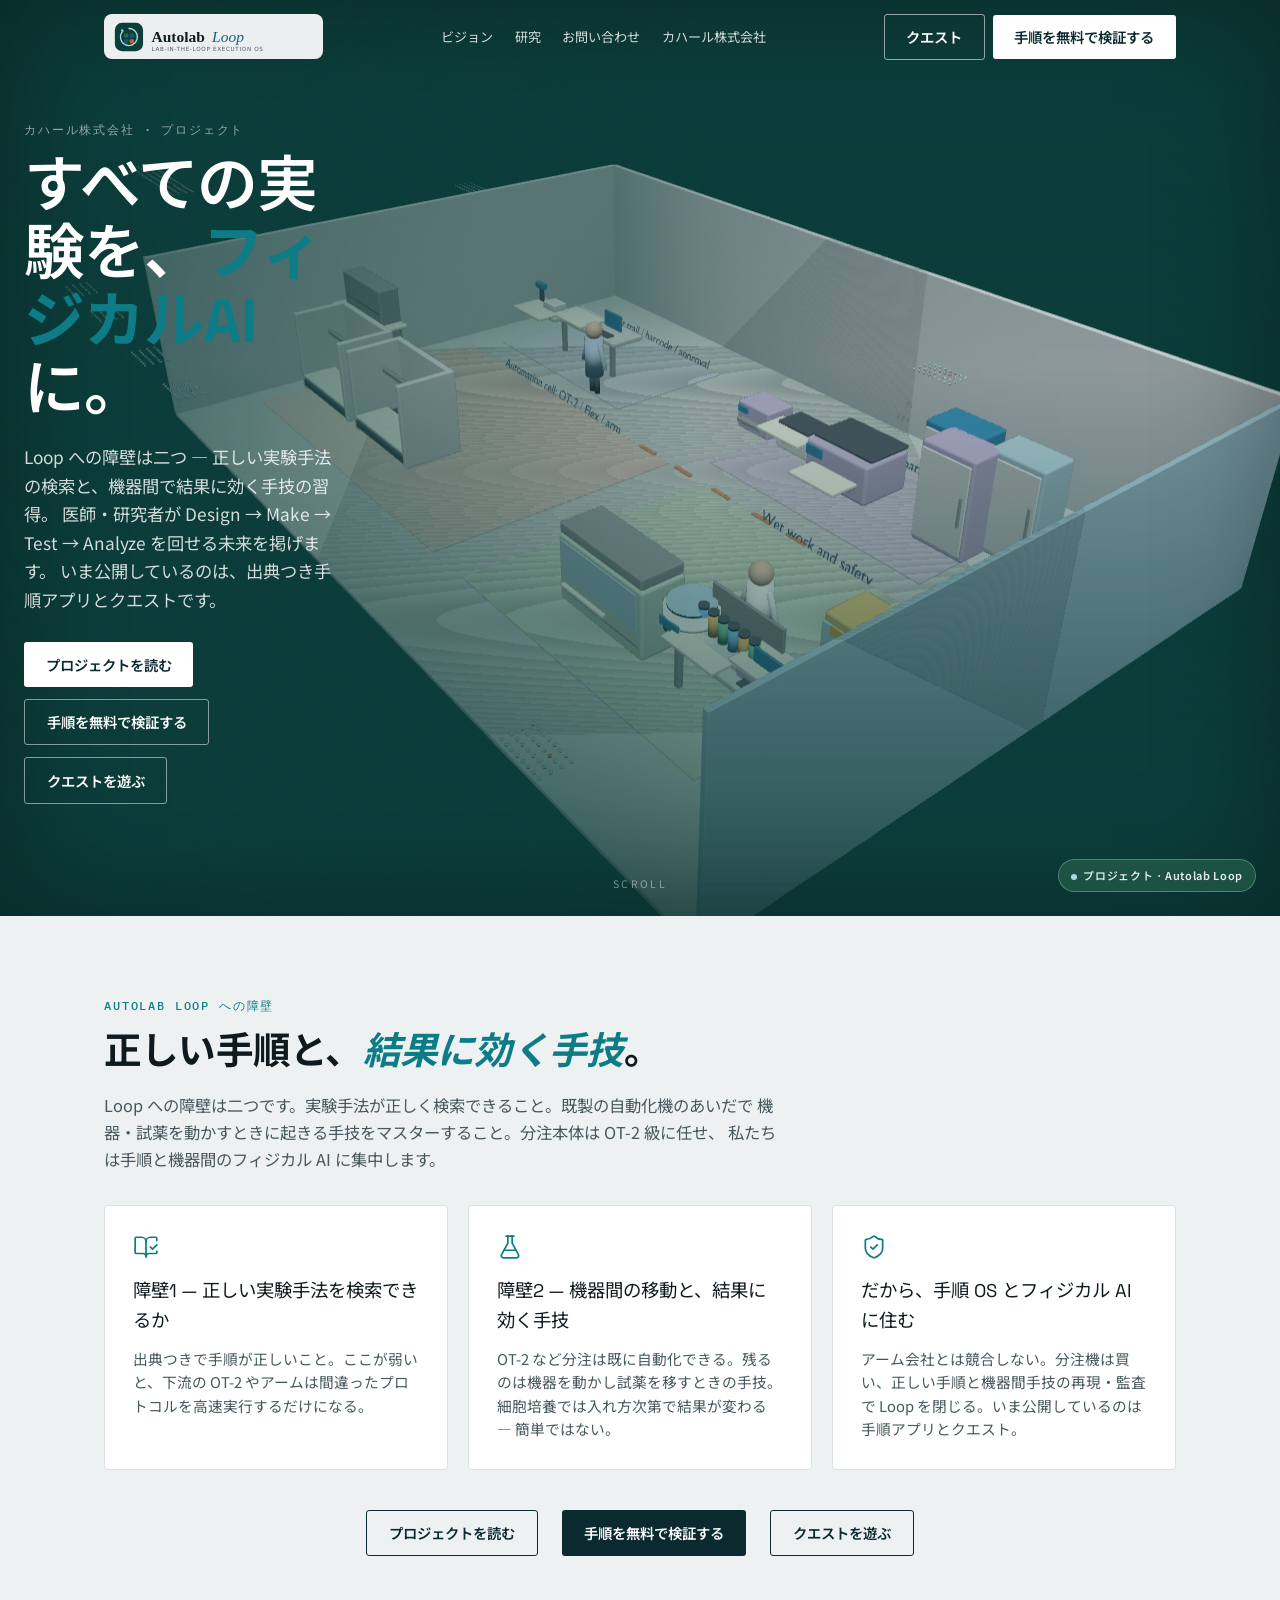
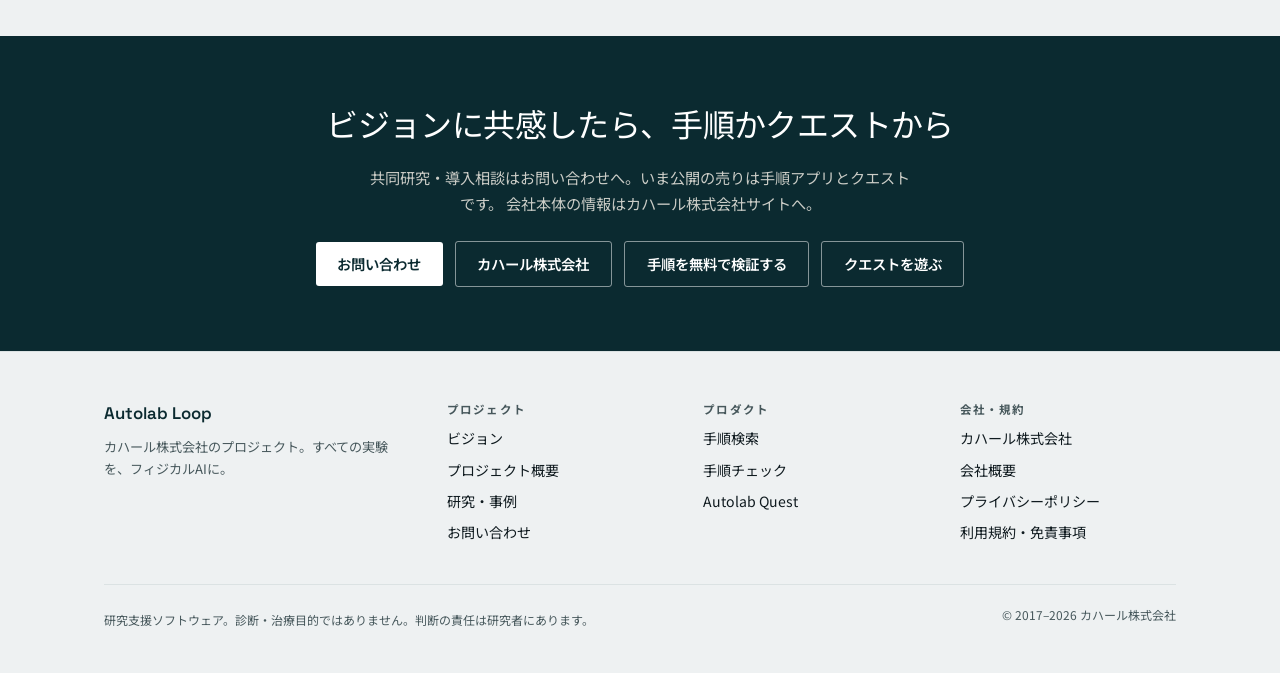
<file: index.html>
<!doctype html>
<html lang="ja">
  <head>
    <meta charset="UTF-8" />
    <link rel="icon" type="image/svg+xml" href="/brand/logo-icon.svg" />
    <meta name="viewport" content="width=device-width, initial-scale=1.0" />
    <!-- title / description / canonical / OGP / JSON-LD are rewritten per surface
         at build time by vite-plugin-site-meta.js. Edit them there, not here. -->
    <meta name="description" content="カハール株式会社の Autolab Loop プロジェクトページ。公開文献から逐語で裏取りした実験手順を出典つきで返す研究開発です。手順検索アプリとクエストを無料で公開しています。" />
    <meta name="theme-color" content="#0c3d3a" />
    <meta name="format-detection" content="telephone=no" />
    <link rel="apple-touch-icon" href="/brand/logo-icon.svg" />
    <link rel="preconnect" href="https://fonts.googleapis.com" />
    <link rel="preconnect" href="https://fonts.gstatic.com" crossorigin />
    <link
      href="https://fonts.googleapis.com/css2?family=Space+Grotesk:wght@500;600;700&family=IBM+Plex+Mono:wght@400;500;600&family=Noto+Sans+JP:wght@400;500;700&display=swap"
      rel="stylesheet"
    />
    <title>Autolab Loop — カハール株式会社のプロジェクトページ</title>
    <script type="module" crossorigin src="/assets/index-BZzuXAGT.js"></script>
    <link rel="modulepreload" crossorigin href="/assets/HomeLayout-rA0ITCmo.js">
    <link rel="stylesheet" crossorigin href="/assets/HomeLayout-BDokCQmb.css">
    <link rel="stylesheet" crossorigin href="/assets/index-Bxg1d7-p.css">
    <link rel="canonical" href="https://biolablooper.github.io/">
    <meta name="robots" content="index, follow, max-image-preview:large">
    <meta property="og:type" content="website">
    <meta property="og:site_name" content="Autolab Loop">
    <meta property="og:locale" content="ja_JP">
    <meta property="og:url" content="https://biolablooper.github.io/">
    <meta property="og:title" content="Autolab Loop — カハール株式会社のプロジェクトページ">
    <meta property="og:description" content="カハール株式会社の Autolab Loop プロジェクトページ。公開文献から逐語で裏取りした実験手順を出典つきで返す研究開発です。手順検索アプリとクエストを無料で公開しています。">
    <meta property="og:image" content="https://biolablooper.github.io/lab/hero-preview.png">
    <meta property="og:image:width" content="1600">
    <meta property="og:image:height" content="1000">
    <meta name="twitter:card" content="summary_large_image">
    <meta name="twitter:title" content="Autolab Loop — カハール株式会社のプロジェクトページ">
    <meta name="twitter:description" content="カハール株式会社の Autolab Loop プロジェクトページ。公開文献から逐語で裏取りした実験手順を出典つきで返す研究開発です。手順検索アプリとクエストを無料で公開しています。">
    <meta name="twitter:image" content="https://biolablooper.github.io/lab/hero-preview.png">
    <script type="application/ld+json">{"@context":"https://schema.org","@graph":[{"@type":"Organization","@id":"https://biolablooper.github.io/#organization","name":"Autolab Loop","url":"https://biolablooper.github.io/","logo":"https://biolablooper.github.io/brand/logo-icon.svg","description":"カハール株式会社の Autolab Loop プロジェクトページ。公開文献から逐語で裏取りした実験手順を出典つきで返す研究開発です。手順検索アプリとクエストを無料で公開しています。"},{"@type":"WebSite","@id":"https://biolablooper.github.io/#website","url":"https://biolablooper.github.io/","name":"Autolab Loop","inLanguage":"ja","publisher":{"@id":"https://biolablooper.github.io/#organization"}}]}</script>
  </head>
  <body>
    <div id="root"></div>
  </body>
</html>
</file>
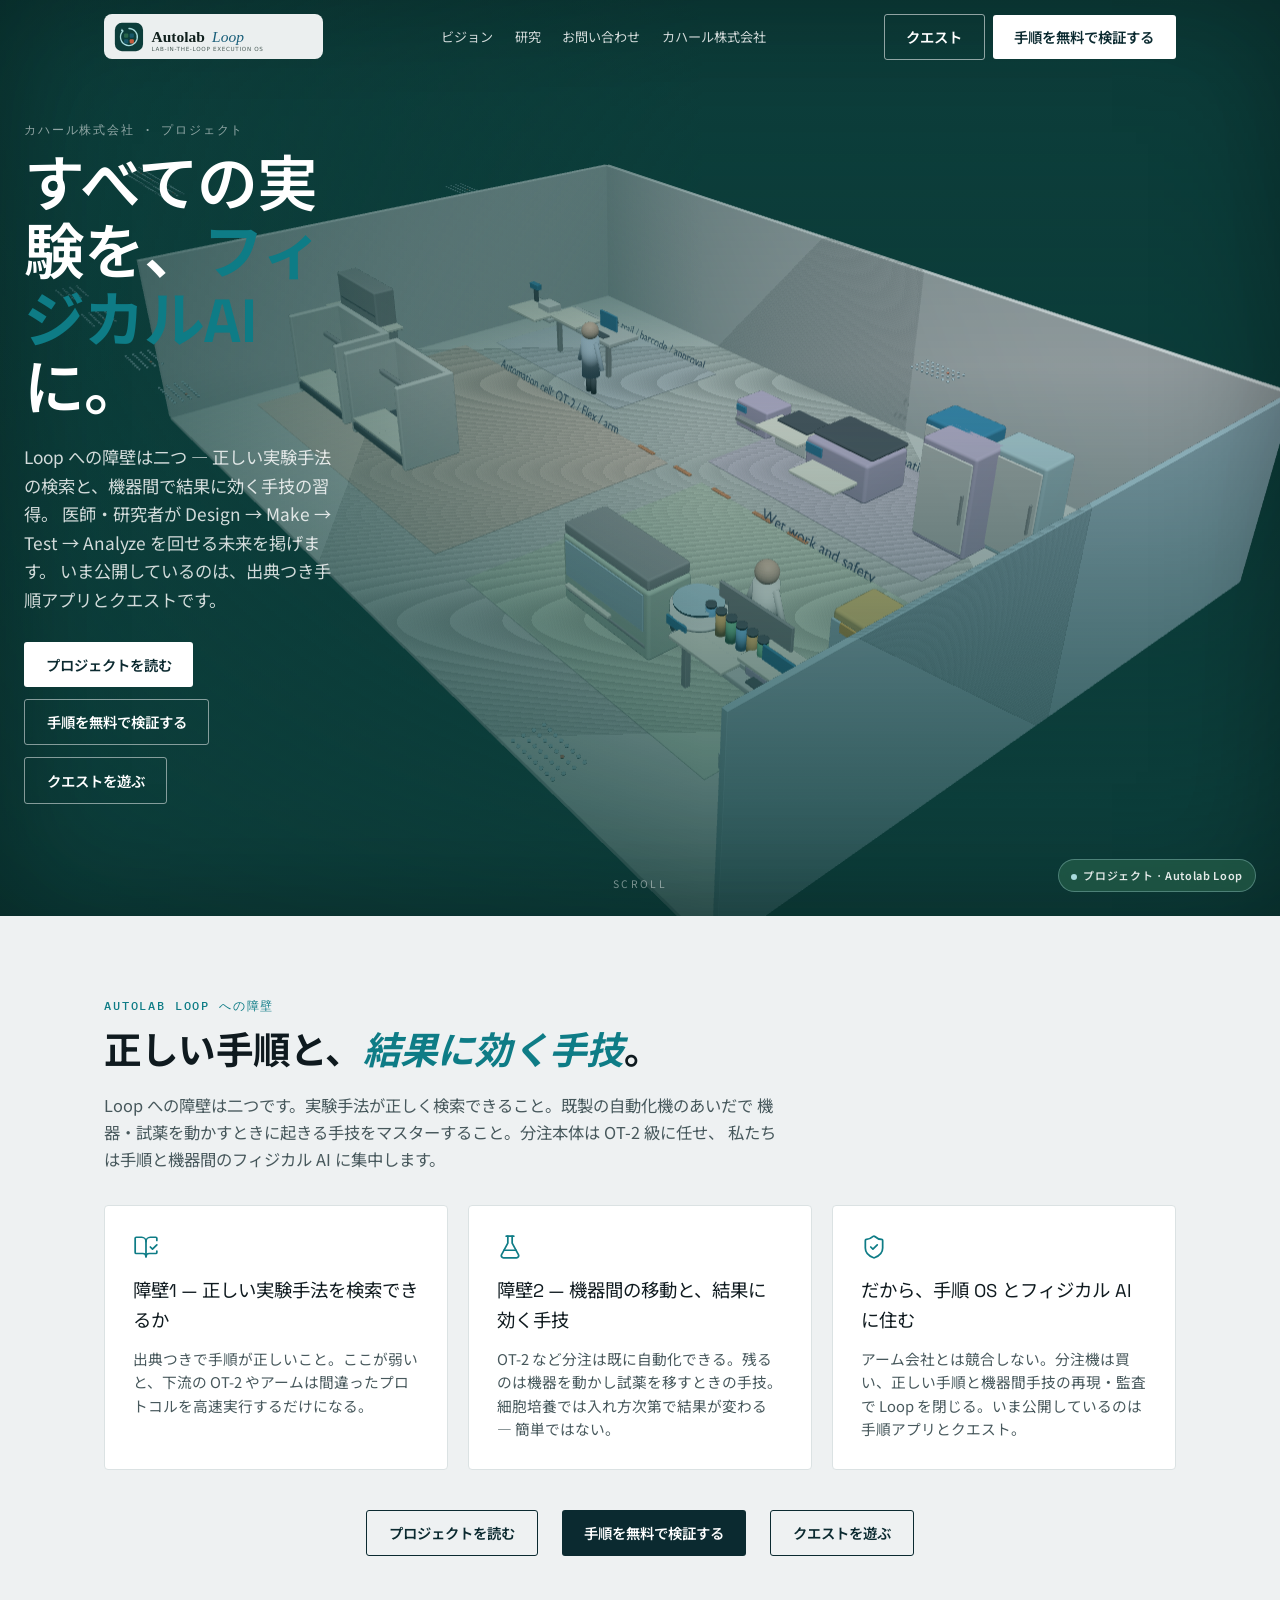
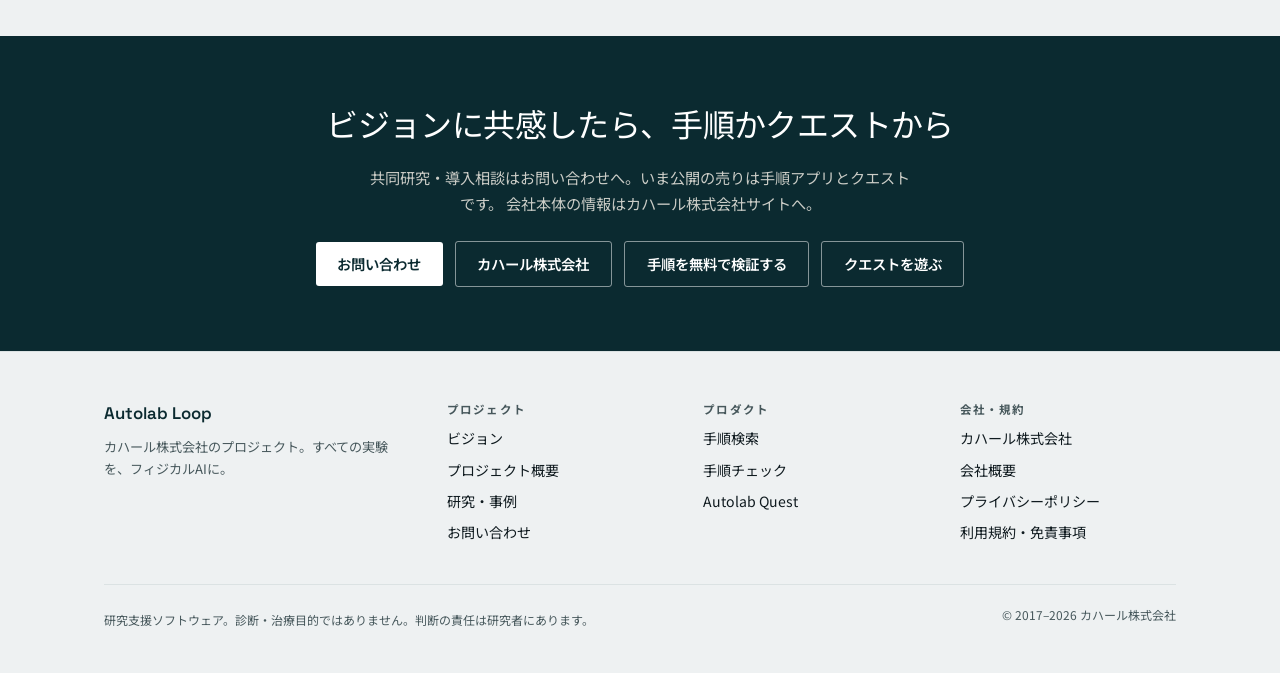
<file: company/index.html>
<!doctype html>
<html lang="ja">
  <head>
    <meta charset="UTF-8" />
    <link rel="icon" type="image/svg+xml" href="/brand/logo-icon.svg" />
    <meta name="viewport" content="width=device-width, initial-scale=1.0" />
    <!-- title / description / canonical / OGP / JSON-LD are rewritten per surface
         at build time by vite-plugin-site-meta.js. Edit them there, not here. -->
    <meta name="description" content="Autolab Loop プロジェクトのビジョンと概要。手順検索と機器間の手技、二つの障壁を実測で越えて Lab-in-the-Loop を目指します。法人情報はカハール株式会社サイトを正とします。" />
    <meta name="theme-color" content="#0c3d3a" />
    <meta name="format-detection" content="telephone=no" />
    <link rel="apple-touch-icon" href="/brand/logo-icon.svg" />
    <link rel="preconnect" href="https://fonts.googleapis.com" />
    <link rel="preconnect" href="https://fonts.gstatic.com" crossorigin />
    <link
      href="https://fonts.googleapis.com/css2?family=Space+Grotesk:wght@500;600;700&family=IBM+Plex+Mono:wght@400;500;600&family=Noto+Sans+JP:wght@400;500;700&display=swap"
      rel="stylesheet"
    />
    <title>プロジェクト概要・ビジョン — Autolab Loop</title>
    <script type="module" crossorigin src="/assets/index-BZzuXAGT.js"></script>
    <link rel="modulepreload" crossorigin href="/assets/HomeLayout-rA0ITCmo.js">
    <link rel="stylesheet" crossorigin href="/assets/HomeLayout-BDokCQmb.css">
    <link rel="stylesheet" crossorigin href="/assets/index-Bxg1d7-p.css">
    <link rel="canonical" href="https://biolablooper.github.io/company/">
    <meta name="robots" content="index, follow, max-image-preview:large">
    <meta property="og:type" content="website">
    <meta property="og:site_name" content="Autolab Loop">
    <meta property="og:locale" content="ja_JP">
    <meta property="og:url" content="https://biolablooper.github.io/company/">
    <meta property="og:title" content="プロジェクト概要・ビジョン — Autolab Loop">
    <meta property="og:description" content="Autolab Loop プロジェクトのビジョンと概要。手順検索と機器間の手技、二つの障壁を実測で越えて Lab-in-the-Loop を目指します。法人情報はカハール株式会社サイトを正とします。">
    <meta property="og:image" content="https://biolablooper.github.io/lab/hero-preview.png">
    <meta property="og:image:width" content="1600">
    <meta property="og:image:height" content="1000">
    <meta name="twitter:card" content="summary_large_image">
    <meta name="twitter:title" content="プロジェクト概要・ビジョン — Autolab Loop">
    <meta name="twitter:description" content="Autolab Loop プロジェクトのビジョンと概要。手順検索と機器間の手技、二つの障壁を実測で越えて Lab-in-the-Loop を目指します。法人情報はカハール株式会社サイトを正とします。">
    <meta name="twitter:image" content="https://biolablooper.github.io/lab/hero-preview.png">
    <script type="application/ld+json">{"@context":"https://schema.org","@graph":[{"@type":"Organization","@id":"https://biolablooper.github.io/#organization","name":"Autolab Loop","url":"https://biolablooper.github.io/","logo":"https://biolablooper.github.io/brand/logo-icon.svg","description":"カハール株式会社の Autolab Loop プロジェクトページ。公開文献から逐語で裏取りした実験手順を出典つきで返す研究開発です。手順検索アプリとクエストを無料で公開しています。"},{"@type":"WebSite","@id":"https://biolablooper.github.io/#website","url":"https://biolablooper.github.io/","name":"Autolab Loop","inLanguage":"ja","publisher":{"@id":"https://biolablooper.github.io/#organization"}}]}</script>
  </head>
  <body>
    <div id="root"></div>
  </body>
</html>
</file>
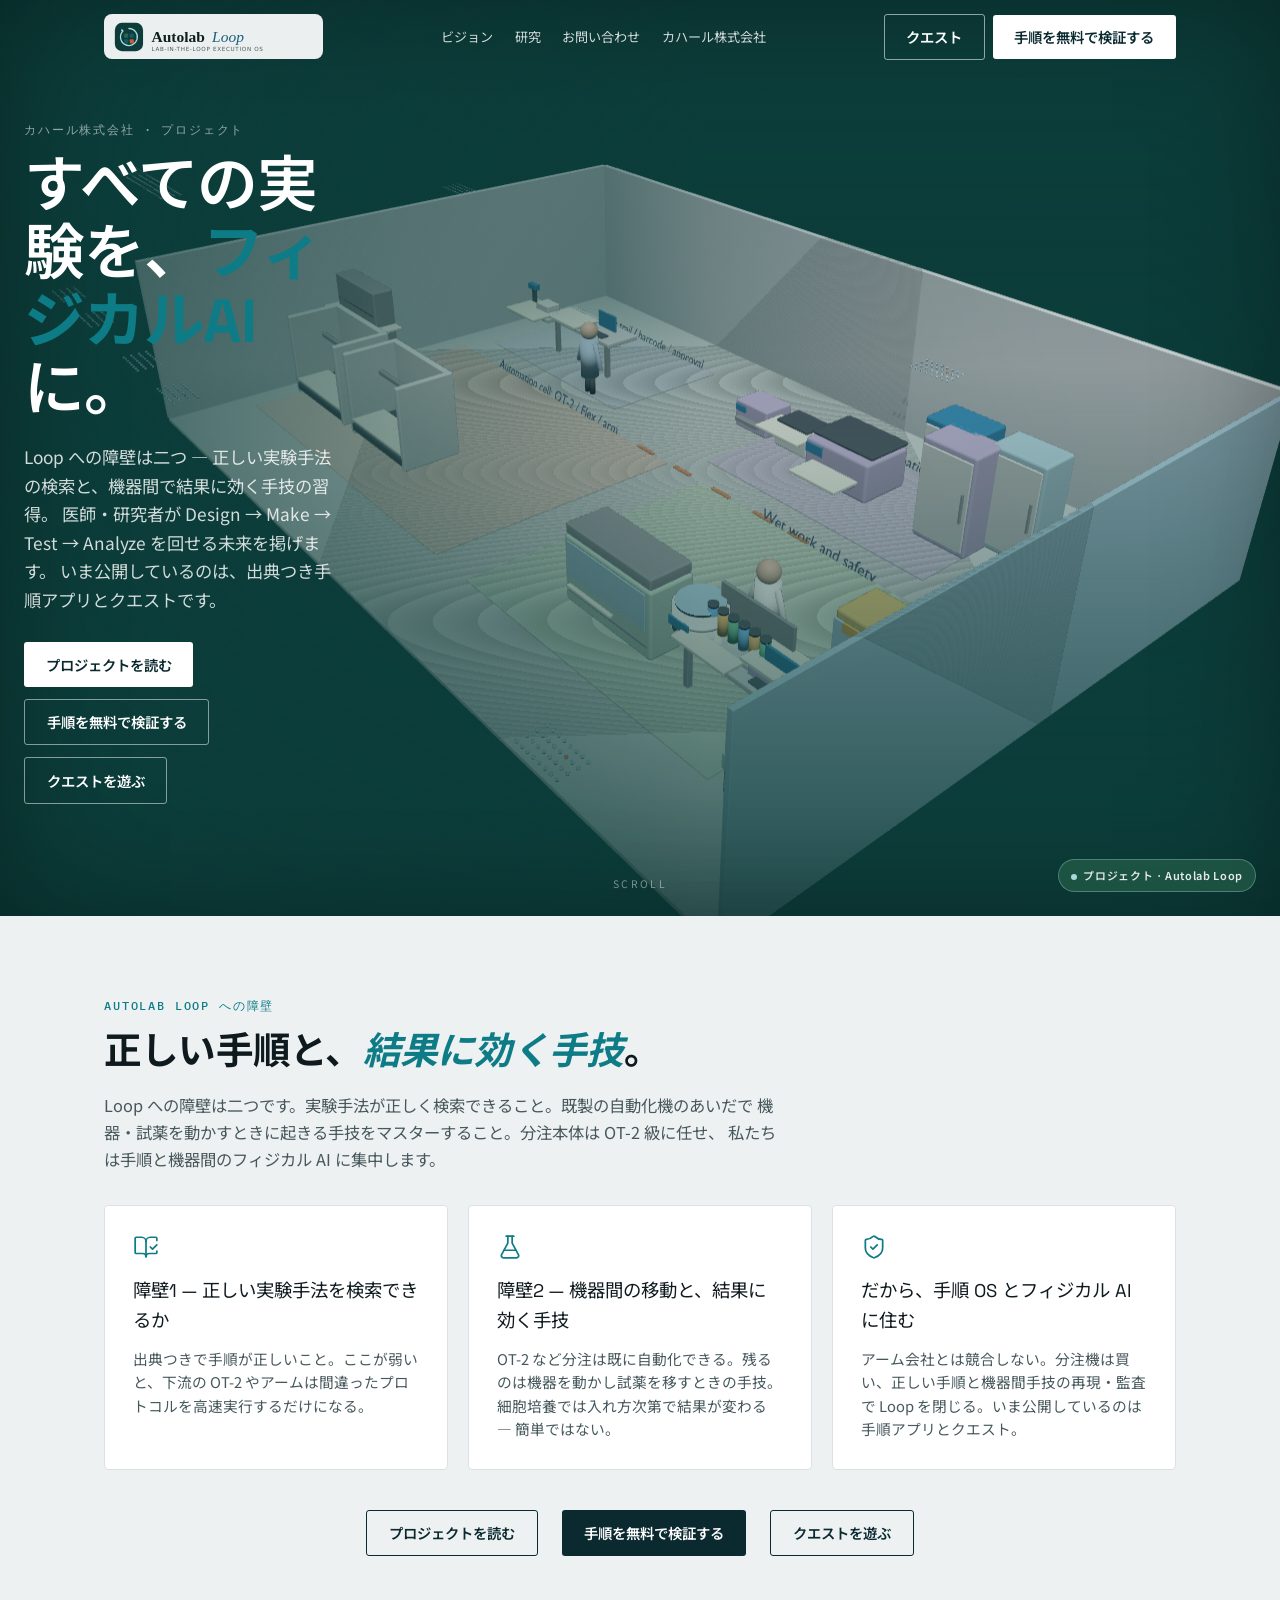
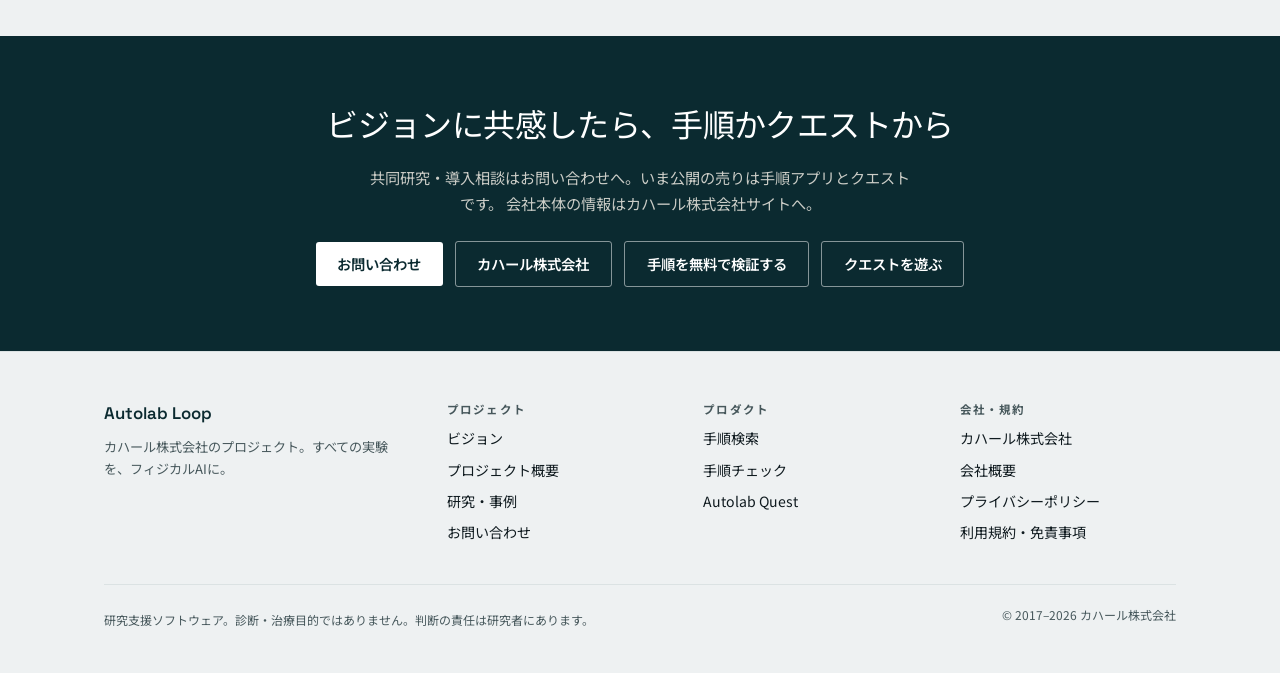
<file: contact/index.html>
<!doctype html>
<html lang="ja">
  <head>
    <meta charset="UTF-8" />
    <link rel="icon" type="image/svg+xml" href="/brand/logo-icon.svg" />
    <meta name="viewport" content="width=device-width, initial-scale=1.0" />
    <!-- title / description / canonical / OGP / JSON-LD are rewritten per surface
         at build time by vite-plugin-site-meta.js. Edit them there, not here. -->
    <meta name="description" content="ナレッジ検索のトライアル、共同研究、受託のご相談。内容が固まっていない段階でもお気軽にどうぞ。" />
    <meta name="theme-color" content="#0c3d3a" />
    <meta name="format-detection" content="telephone=no" />
    <link rel="apple-touch-icon" href="/brand/logo-icon.svg" />
    <link rel="preconnect" href="https://fonts.googleapis.com" />
    <link rel="preconnect" href="https://fonts.gstatic.com" crossorigin />
    <link
      href="https://fonts.googleapis.com/css2?family=Space+Grotesk:wght@500;600;700&family=IBM+Plex+Mono:wght@400;500;600&family=Noto+Sans+JP:wght@400;500;700&display=swap"
      rel="stylesheet"
    />
    <title>お問い合わせ — Autolab Loop</title>
    <script type="module" crossorigin src="/assets/index-BZzuXAGT.js"></script>
    <link rel="modulepreload" crossorigin href="/assets/HomeLayout-rA0ITCmo.js">
    <link rel="stylesheet" crossorigin href="/assets/HomeLayout-BDokCQmb.css">
    <link rel="stylesheet" crossorigin href="/assets/index-Bxg1d7-p.css">
    <link rel="canonical" href="https://biolablooper.github.io/contact/">
    <meta name="robots" content="index, follow, max-image-preview:large">
    <meta property="og:type" content="website">
    <meta property="og:site_name" content="Autolab Loop">
    <meta property="og:locale" content="ja_JP">
    <meta property="og:url" content="https://biolablooper.github.io/contact/">
    <meta property="og:title" content="お問い合わせ — Autolab Loop">
    <meta property="og:description" content="ナレッジ検索のトライアル、共同研究、受託のご相談。内容が固まっていない段階でもお気軽にどうぞ。">
    <meta property="og:image" content="https://biolablooper.github.io/lab/hero-preview.png">
    <meta property="og:image:width" content="1600">
    <meta property="og:image:height" content="1000">
    <meta name="twitter:card" content="summary_large_image">
    <meta name="twitter:title" content="お問い合わせ — Autolab Loop">
    <meta name="twitter:description" content="ナレッジ検索のトライアル、共同研究、受託のご相談。内容が固まっていない段階でもお気軽にどうぞ。">
    <meta name="twitter:image" content="https://biolablooper.github.io/lab/hero-preview.png">
    <script type="application/ld+json">{"@context":"https://schema.org","@graph":[{"@type":"Organization","@id":"https://biolablooper.github.io/#organization","name":"Autolab Loop","url":"https://biolablooper.github.io/","logo":"https://biolablooper.github.io/brand/logo-icon.svg","description":"カハール株式会社の Autolab Loop プロジェクトページ。公開文献から逐語で裏取りした実験手順を出典つきで返す研究開発です。手順検索アプリとクエストを無料で公開しています。"},{"@type":"WebSite","@id":"https://biolablooper.github.io/#website","url":"https://biolablooper.github.io/","name":"Autolab Loop","inLanguage":"ja","publisher":{"@id":"https://biolablooper.github.io/#organization"}}]}</script>
  </head>
  <body>
    <div id="root"></div>
  </body>
</html>
</file>
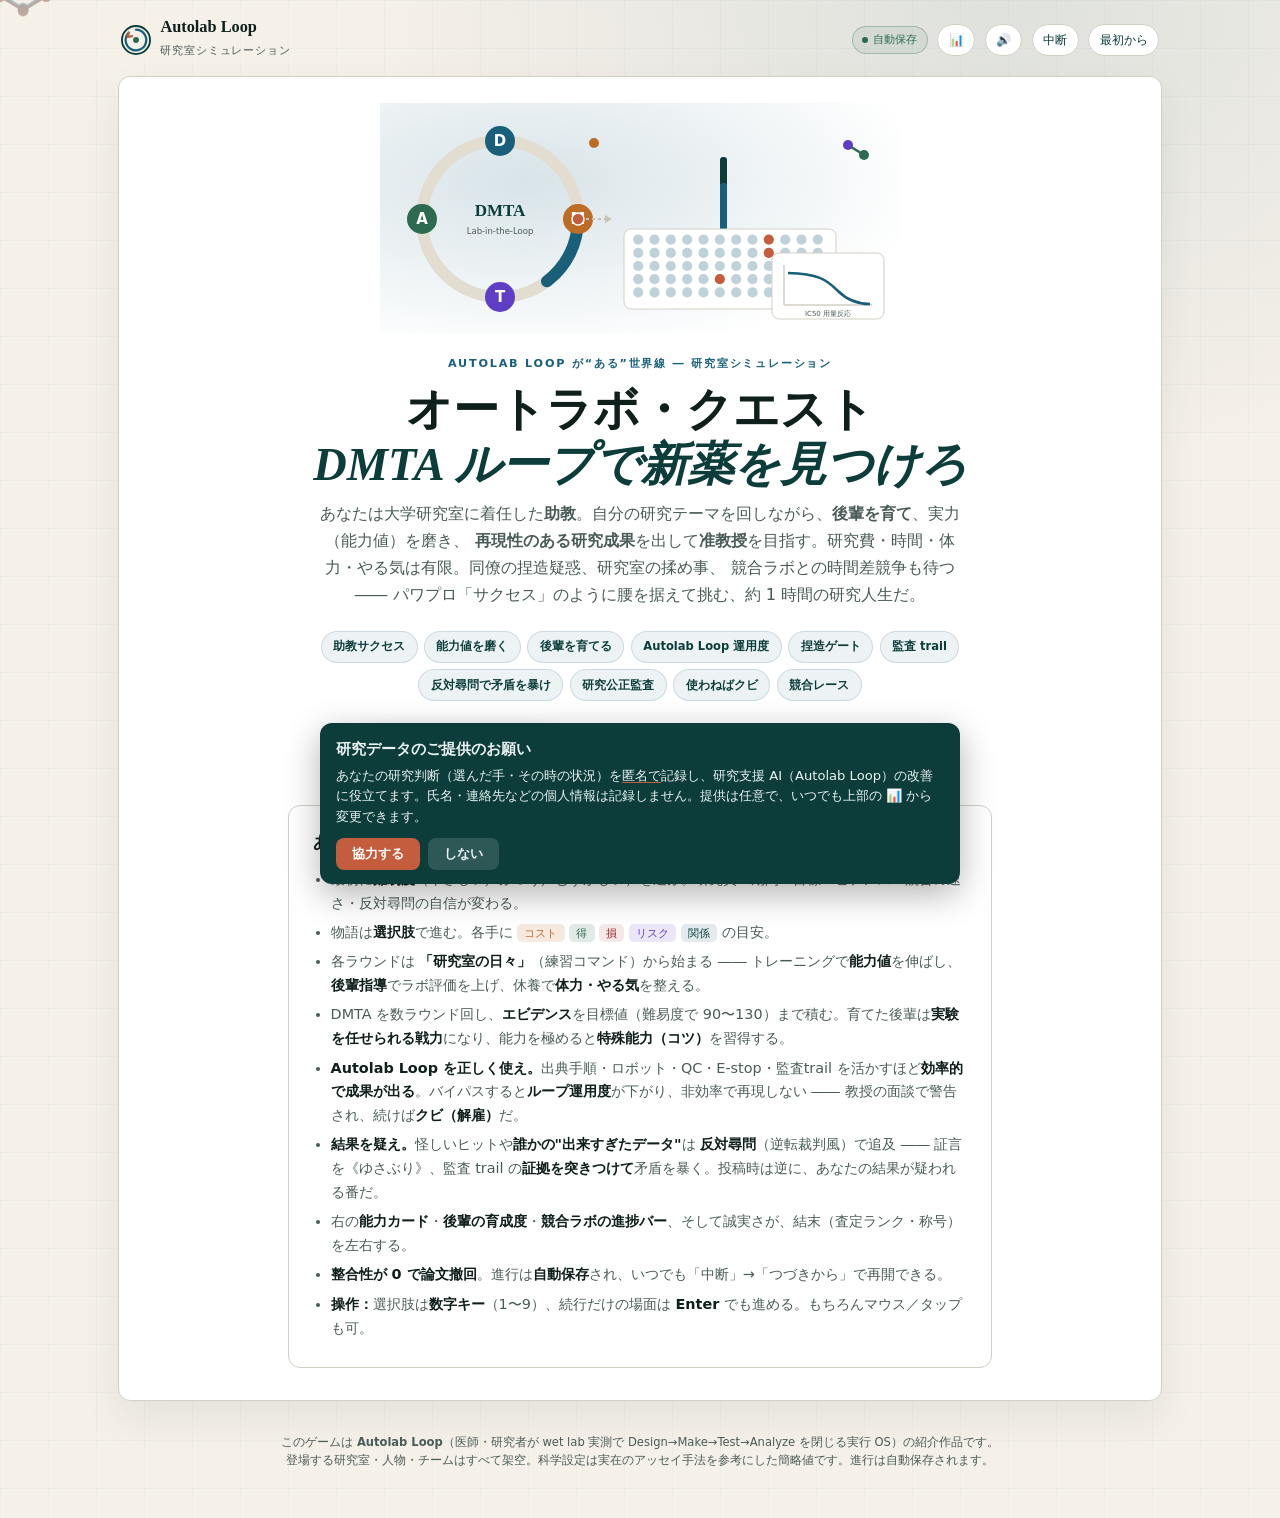
<file: game/index.html>
<!DOCTYPE html>
<html lang="ja">
<head>
<meta charset="UTF-8" />
<meta name="viewport" content="width=device-width, initial-scale=1.0" />
<title>オートラボ・クエスト ― DMTA ループで新薬を見つけろ | Autolab Loop</title>
<meta name="description" content="バイオ研究者になりきって大学研究室で実験を回し、再現性のある研究成果を出す選択式アドベンチャー。捏造疑惑・研究室の揉め事・ライバル競争・DMTAループを、Autolab Loop の実行OSごと遊べます。セーブ対応。" />
<meta property="og:title" content="オートラボ・クエスト ― DMTA ループで新薬を見つけろ" />
<meta property="og:description" content="大学研究室で実験を設計・実行し、同僚の捏造疑惑やライバルとの競争をくぐり抜けて再現性のある成果を出せ。Autolab Loop をゲームで体験。" />
<meta property="og:type" content="website" />
<style>
:root{
    --ink:#0f1f1c; --ink-muted:#4a5c58; --paper:#f5f0e8; --paper-alt:#ebe4d8;
    --teal:#1a5f7a; --teal-dark:#0c3d3a; --green:#2d6a4f; --hit:#c45c3e;
    --rule:#d4cfc4; --warn:#9b2226; --gold:#bc6c25; --violet:#5f3dc4; --sky:#a8dadc;
    --accent:#1a5f7a;   /* per-theme accent — set on <html> at render time */
    --serif: Georgia,'Times New Roman','Yu Mincho','Hiragino Mincho ProN',serif;
    --sans: system-ui,-apple-system,'Segoe UI','Hiragino Sans','Noto Sans JP',sans-serif;
  }
  *{ box-sizing:border-box; }
  html,body{ margin:0; padding:0; }
  body{ font-family:var(--sans); color:var(--ink); line-height:1.65; min-height:100vh; overflow-x:hidden;
    -webkit-font-smoothing:antialiased;
    background:
      radial-gradient(ellipse 70% 45% at 78% 0%, rgba(26,95,122,.10), transparent 70%),
      linear-gradient(rgba(26,95,122,.035) 1px, transparent 1px) 0 0/48px 48px,
      linear-gradient(90deg, rgba(26,95,122,.035) 1px, transparent 1px) 0 0/48px 48px,
      var(--paper); }
  .wrap{ max-width:1080px; margin:0 auto; padding:0 1.1rem 3rem; position:relative; z-index:1; }
  #ambient{ position:fixed; inset:0; z-index:0; pointer-events:none; opacity:.5; }

  .top{ display:flex; align-items:center; gap:.6rem; padding:1.1rem .2rem .9rem; flex-wrap:wrap; }
  .brand-mark{ width:30px; height:30px; flex:none; animation:spin 14s linear infinite; }
  @keyframes spin{ to{ transform:rotate(360deg);} }
  .brand-txt strong{ font-family:var(--serif); font-size:1.02rem; display:block; line-height:1.1; }
  .brand-txt span{ font-size:.66rem; letter-spacing:.08em; color:var(--ink-muted); text-transform:uppercase; }
  .top .spacer{ flex:1; }
  .savechip{ font-size:.66rem; color:var(--green); border:1px solid rgba(45,106,79,.3); background:rgba(45,106,79,.08);
    padding:.28rem .6rem; border-radius:999px; display:inline-flex; align-items:center; gap:.3rem; }
  .savechip .dot{ width:6px; height:6px; border-radius:50%; background:var(--green); }
  .savechip.on .dot{ animation:blink 1.4s steps(1) infinite; }
  .toplink{ font-size:.76rem; color:var(--teal-dark); text-decoration:none; border:1px solid var(--rule);
    padding:.3rem .65rem; border-radius:999px; background:#fff; cursor:pointer; transition:transform .15s, background .15s; }
  .toplink:hover{ background:rgba(26,95,122,.07); transform:translateY(-1px); }

  .hud{ display:grid; grid-template-columns:repeat(4,1fr); gap:.6rem; margin-bottom:.6rem; }
  @media (max-width:640px){ .hud{ grid-template-columns:repeat(2,1fr);} }
  .stat{ background:#fff; border:1px solid var(--rule); border-radius:9px; padding:.6rem .75rem; position:relative; }
  .stat .k{ font-size:.62rem; letter-spacing:.05em; text-transform:uppercase; color:var(--ink-muted); }
  .stat .v{ font-family:var(--serif); font-size:1.28rem; line-height:1.15; margin-top:.1rem; }
  .stat .v small{ font-size:.7rem; color:var(--ink-muted); font-family:var(--sans); }
  .bar{ height:4px; border-radius:3px; background:var(--paper-alt); margin-top:.4rem; overflow:hidden; }
  .bar i{ display:block; height:100%; border-radius:3px; transition:width .5s cubic-bezier(.4,0,.2,1); }
  .stat--budget .bar i{ background:var(--gold); } .stat--weeks .bar i{ background:var(--teal); }
  .stat--cred .bar i{ background:var(--green); } .stat--integ .bar i{ background:var(--teal-dark); }
  .stat.low .v{ color:var(--warn); }
  .stat.bump{ animation:bump .45s ease; }
  @keyframes bump{ 0%{ transform:scale(1);} 40%{ transform:scale(1.05); box-shadow:0 0 0 3px rgba(26,95,122,.12);} 100%{ transform:scale(1);} }
  .delta{ position:absolute; right:.6rem; top:.3rem; font-size:.78rem; font-weight:800; pointer-events:none; animation:floatUp 1.15s ease forwards; }
  .delta.pos{ color:var(--green); } .delta.neg{ color:var(--warn); }
  @keyframes floatUp{ 0%{ opacity:0; transform:translateY(6px);} 20%{ opacity:1;} 100%{ opacity:0; transform:translateY(-16px);} }

  .evrow{ display:flex; align-items:center; gap:.7rem; background:var(--teal-dark); color:#fff; border-radius:9px 9px 0 0; padding:.55rem .9rem; }
  .evrow.solo{ border-radius:9px; margin-bottom:1rem; }
  .evrow .lab{ font-size:.66rem; letter-spacing:.06em; text-transform:uppercase; color:var(--sky); flex:none; }
  .evbar{ flex:1; height:9px; background:rgba(255,255,255,.14); border-radius:6px; overflow:hidden; position:relative; }
  .evbar i{ display:block; height:100%; background:linear-gradient(90deg,var(--sky),var(--accent)); border-radius:6px; transition:width .6s cubic-bezier(.4,0,.2,1); position:relative; }
  .evbar i::after{ content:''; position:absolute; inset:0; background:linear-gradient(90deg,transparent,rgba(255,255,255,.5),transparent); animation:shimmer 2.4s linear infinite; }
  @keyframes shimmer{ 0%{ transform:translateX(-100%);} 100%{ transform:translateX(220%);} }
  .evrow .rnd{ font-size:.72rem; color:rgba(255,255,255,.8); flex:none; }
  .rivalrow{ display:flex; align-items:center; gap:.7rem; background:#20302d; color:#fff; border-radius:0 0 9px 9px; padding:.45rem .9rem; margin-bottom:1rem; border-top:1px solid rgba(255,255,255,.08); }
  .rivalrow .lab{ font-size:.66rem; letter-spacing:.04em; color:#e6a; color:#f0a58c; flex:none; }
  .rivalbar{ flex:1; height:6px; background:rgba(255,255,255,.12); border-radius:6px; overflow:hidden; }
  .rivalbar i{ display:block; height:100%; background:linear-gradient(90deg,#bc6c25,#c45c3e); border-radius:6px; transition:width .6s ease; }
  .rivalrow .pct{ font-size:.68rem; color:rgba(255,255,255,.75); flex:none; }

  .grid{ display:grid; grid-template-columns:1fr 300px; gap:1rem; align-items:start; }
  @media (max-width:860px){ .grid{ grid-template-columns:1fr; } }
  .scene{ background:#fff; border:1px solid var(--rule); border-radius:12px; box-shadow:0 18px 40px rgba(12,61,58,.07);
    animation:sceneIn .45s cubic-bezier(.2,.7,.3,1); overflow:hidden; }
  @keyframes sceneIn{ from{opacity:0; transform:translateY(12px) scale(.99);} to{opacity:1; transform:none;} }
  .scene-body{ padding:1.5rem 1.7rem 1.7rem; }
  .figure{ position:relative; height:170px; overflow:hidden; border-bottom:3px solid var(--accent); transition:border-color .5s ease;
    background:radial-gradient(ellipse 120% 90% at 50% 120%, rgba(26,95,122,.10), transparent), linear-gradient(#f7f3ec,#eee7db); }
  .figure svg{ display:block; }
  .fig-center{ position:absolute; inset:0; display:flex; align-items:center; justify-content:center; }
  .badge{ display:inline-block; font-size:.64rem; font-weight:700; letter-spacing:.1em; text-transform:uppercase; padding:.28rem .6rem; border-radius:999px; margin-bottom:.9rem; }
  .badge.design{ background:rgba(26,95,122,.12); color:var(--teal-dark); }
  .badge.make{ background:rgba(188,108,37,.14); color:var(--gold); }
  .badge.test{ background:rgba(95,61,196,.12); color:var(--violet); }
  .badge.analyze{ background:rgba(45,106,79,.14); color:var(--green); }
  .badge.story{ background:var(--paper-alt); color:var(--ink-muted); }
  .badge.event{ background:rgba(196,92,62,.14); color:var(--hit); }
  .scene h2{ font-family:var(--serif); font-size:1.42rem; line-height:1.25; margin:.1rem 0 .8rem; }
  .scene .body{ font-size:.96rem; }
  .scene .body p{ margin:.55rem 0; }
  .scene .body em{ color:var(--teal-dark); font-style:normal; font-weight:600; }
  .scene .body .fig{ background:var(--paper); border:1px solid var(--rule); border-radius:8px; padding:.7rem .85rem; font-size:.85rem; color:var(--ink-muted); margin:.8rem 0; }
  .scene .body .fig b{ color:var(--ink); }

  .loop{ display:flex; gap:.65rem; align-items:flex-start; margin:1rem 0 1.15rem; background:rgba(26,95,122,.06);
    border-left:3px solid var(--teal); border-radius:0 8px 8px 0; padding:.7rem .85rem; }
  .loop .ava{ width:28px; height:28px; flex:none; border-radius:50%; background:var(--teal-dark); display:flex; align-items:center; justify-content:center; animation:pulseAva 2.4s ease-in-out infinite; }
  @keyframes pulseAva{ 0%,100%{ box-shadow:0 0 0 0 rgba(26,95,122,.4);} 50%{ box-shadow:0 0 0 6px rgba(26,95,122,0);} }
  .loop .ava svg{ width:16px; height:16px; }
  .loop .msg{ font-size:.85rem; color:var(--teal-dark); }
  .loop .msg b{ display:block; font-size:.62rem; letter-spacing:.08em; text-transform:uppercase; color:var(--teal); margin-bottom:.1rem; }
  .loop .cursor{ display:inline-block; width:.5em; margin-left:1px; animation:blink 1s steps(1) infinite; }
  @keyframes blink{ 50%{ opacity:0; } }
  .loop.gate{ background:rgba(155,34,38,.07); border-color:var(--warn); }
  .loop.gate .ava{ background:var(--warn); } .loop.gate .msg,.loop.gate .msg b{ color:var(--warn); }

  .choices{ display:flex; flex-direction:column; gap:.6rem; margin-top:.4rem; }
  .choice{ text-align:left; width:100%; background:#fff; border:1px solid var(--rule); border-radius:9px; padding:.8rem .95rem; cursor:pointer;
    transition:border-color .15s, box-shadow .15s, background .15s, transform .1s; font:inherit; position:relative; animation:choiceIn .4s backwards; }
  .choice:nth-child(1){ animation-delay:.05s;} .choice:nth-child(2){ animation-delay:.11s;} .choice:nth-child(3){ animation-delay:.17s;} .choice:nth-child(4){ animation-delay:.23s;}
  @keyframes choiceIn{ from{opacity:0; transform:translateX(-8px);} to{opacity:1; transform:none;} }
  .choice:hover{ border-color:var(--teal); box-shadow:0 4px 14px rgba(26,95,122,.14); background:rgba(26,95,122,.02); transform:translateX(3px); }
  .choice:focus-visible{ outline:none; border-color:var(--teal); box-shadow:0 0 0 3px rgba(26,95,122,.28); background:rgba(26,95,122,.03); }
  .btn:focus-visible{ outline:none; box-shadow:0 0 0 3px rgba(26,95,122,.35); }
  .choice .ct{ font-size:.94rem; font-weight:600; display:flex; gap:.5rem; align-items:baseline; }
  .choice .num{ font-family:var(--serif); color:var(--teal); font-size:.9rem; flex:none; }
  .choice .cd{ font-size:.81rem; color:var(--ink-muted); margin-top:.15rem; }
  .choice .cost{ margin-top:.4rem; display:flex; flex-wrap:wrap; gap:.3rem; }
  .tag{ font-size:.67rem; padding:.16rem .45rem; border-radius:5px; background:var(--paper-alt); color:var(--ink-muted); }
  .tag.pos{ background:rgba(45,106,79,.14); color:var(--green); } .tag.neg{ background:rgba(155,34,38,.10); color:var(--warn); }
  .tag.cost{ background:rgba(188,108,37,.14); color:var(--gold); } .tag.risk{ background:rgba(95,61,196,.12); color:var(--violet); }
  .tag.rel{ background:rgba(26,95,122,.12); color:var(--teal-dark); }

  .side{ position:sticky; top:.6rem; }
  .trail{ background:var(--teal-dark); color:#fff; border-radius:12px; padding:1rem 1rem .4rem; }
  .trail h3{ font-size:.66rem; letter-spacing:.1em; text-transform:uppercase; color:var(--sky); margin:.1rem 0 .7rem; display:flex; align-items:center; gap:.4rem; }
  .trail .list{ max-height:420px; overflow:auto; display:flex; flex-direction:column; gap:.5rem; padding-bottom:.7rem; }
  @media (max-width:860px){ .trail .list{ max-height:190px; } }
  .li{ font-size:.75rem; line-height:1.4; color:rgba(255,255,255,.85); border-left:2px solid rgba(255,255,255,.18); padding-left:.55rem; animation:liIn .4s ease backwards; }
  @keyframes liIn{ from{opacity:0; transform:translateX(6px);} to{opacity:1; transform:none;} }
  .li .meta{ display:block; font-size:.59rem; color:rgba(255,255,255,.45); letter-spacing:.04em; }
  .li.gate{ border-color:var(--hit); } .li.estop{ border-color:#ffd166; } .li.money{ border-color:var(--gold); }
  .li.integ{ border-color:var(--sky); } .li.win{ border-color:var(--green); } .li.drama{ border-color:var(--violet); }
  .trail .empty{ font-size:.75rem; color:rgba(255,255,255,.45); padding-bottom:.8rem; }
  .roster{ background:#fff; border:1px solid var(--rule); border-radius:12px; padding:.85rem 1rem; margin-top:.8rem; }
  .roster h3{ font-size:.64rem; letter-spacing:.1em; text-transform:uppercase; color:var(--ink-muted); margin:.1rem 0 .6rem; }
  .rmember{ display:flex; align-items:center; gap:.55rem; margin-bottom:.55rem; } .rmember:last-child{ margin-bottom:0; }
  .rava{ width:30px; height:30px; border-radius:50%; flex:none; display:flex; align-items:center; justify-content:center; color:#fff; font-weight:700; font-size:.8rem; font-family:var(--serif); }
  .rinfo{ flex:1; min-width:0; } .rname{ font-size:.8rem; font-weight:600; line-height:1.1; } .rrole{ font-size:.63rem; color:var(--ink-muted); }
  .rbar{ height:4px; background:var(--paper-alt); border-radius:3px; margin-top:.25rem; overflow:hidden; } .rbar i{ display:block; height:100%; border-radius:3px; transition:width .5s ease; }

  .hero{ text-align:center; padding:1.2rem 1.4rem 2rem; }
  .hero .kick{ font-size:.7rem; letter-spacing:.16em; text-transform:uppercase; color:var(--teal); font-weight:700; }
  .hero h1{ font-family:var(--serif); font-size:clamp(1.9rem,5vw,2.9rem); line-height:1.18; margin:.6rem 0 .5rem; }
  .hero h1 em{ font-style:italic; color:var(--teal-dark); }
  .hero .sub{ color:var(--ink-muted); max-width:40rem; margin:0 auto 1.4rem; font-size:1.02rem; }
  .hero .pills{ display:flex; flex-wrap:wrap; gap:.4rem; justify-content:center; margin:0 auto 1.6rem; max-width:40rem; }
  .hero .pills span{ font-size:.72rem; font-weight:600; padding:.34rem .72rem; border-radius:999px; background:rgba(26,95,122,.08); color:var(--teal-dark); border:1px solid rgba(26,95,122,.16); animation:pillIn .5s backwards; }
  @keyframes pillIn{ from{opacity:0; transform:translateY(8px) scale(.9);} to{opacity:1; transform:none;} }
  .btn{ display:inline-flex; align-items:center; gap:.4rem; justify-content:center; cursor:pointer; font:inherit; font-weight:700; font-size:.95rem; padding:.75rem 1.7rem; border-radius:6px; border:none; text-decoration:none; transition:transform .12s, background .15s, box-shadow .15s; }
  .btn:hover{ transform:translateY(-2px); }
  .btn--solid{ background:var(--teal-dark); color:#fff; box-shadow:0 6px 18px rgba(12,61,58,.22); } .btn--solid:hover{ background:#0a302e; }
  .btn--ghost{ background:transparent; border:1px solid var(--teal-dark); color:var(--teal-dark); } .btn--ghost:hover{ background:rgba(12,61,58,.06); }
  .btn--big{ font-size:1.05rem; padding:.9rem 2rem; }
  .btnrow{ display:flex; flex-wrap:wrap; gap:.6rem; justify-content:center; margin-top:.4rem; }
  .hero-stage{ height:230px; position:relative; margin:.4rem auto 1.4rem; max-width:520px; }
  .howto{ max-width:44rem; margin:1.4rem auto 0; text-align:left; background:#fff; border:1px solid var(--rule); border-radius:12px; padding:1.3rem 1.5rem; }
  .howto h3{ font-family:var(--serif); font-size:1.05rem; margin:.1rem 0 .7rem; }
  .howto ul{ margin:0; padding-left:1.1rem; font-size:.9rem; color:var(--ink-muted); } .howto li{ margin:.35rem 0; } .howto li b{ color:var(--ink); }
  .continue-note{ font-size:.8rem; color:var(--ink-muted); margin-top:.9rem; }
  /* 学びの記録（コーデックス） */
  .codex{ max-width:44rem; margin:1rem auto 0; text-align:left; background:linear-gradient(#fbf9f4,#f3eee4); border:1px solid var(--rule); border-radius:12px; padding:1.1rem 1.5rem; }
  .codex h3{ font-family:var(--serif); font-size:1rem; margin:.1rem 0 .7rem; } .codex h3 b{ color:var(--hit); }
  .codex-list{ list-style:none; margin:0; padding:0; display:grid; grid-template-columns:repeat(auto-fill,minmax(15rem,1fr)); gap:.35rem .9rem; }
  .codex-item{ display:flex; align-items:center; gap:.5rem; font-size:.82rem; }
  .codex-dot{ width:9px; height:9px; border-radius:50%; flex:none; background:var(--rule); box-shadow:0 0 0 2px rgba(0,0,0,.03); }
  .codex-item.got b{ color:var(--ink); font-weight:600; } .codex-item.got .codex-art{ color:var(--ink-muted); margin-left:auto; padding-left:.5rem; }
  .codex-item.locked{ opacity:.6; } .codex-q{ color:var(--ink-muted); font-style:italic; }
  .codex-note{ font-size:.78rem; color:var(--ink-muted); margin:.7rem 0 0; }
  .codex--done{ border-color:var(--gold); background:linear-gradient(#fbf6ea,#f3ecda); box-shadow:0 4px 18px rgba(188,108,37,.14); }
  .codex--done h3{ color:var(--gold); } .codex--done h3 b{ color:var(--gold); }
  /* 経営フェーズ（tycoon） */
  .mgmt-dash{ background:var(--teal-dark); color:#eaf3f2; border-radius:10px; padding:.7rem .9rem; margin-bottom:.8rem; }
  .mgmt-kpis{ display:flex; flex-wrap:wrap; gap:.3rem .9rem; font-size:.8rem; }
  .mgmt-kpis b{ color:#fff; }
  .mgmt-goal{ display:flex; align-items:center; gap:.7rem; margin-top:.5rem; font-size:.78rem; border-top:1px solid rgba(255,255,255,.15); padding-top:.5rem; }
  .mgmt-goalbar{ flex:1; height:8px; background:rgba(255,255,255,.15); border-radius:5px; overflow:hidden; }
  .mgmt-goalbar i{ display:block; height:100%; background:linear-gradient(90deg,var(--sky),var(--green)); border-radius:5px; transition:width .6s; }
  .mgmt-stmts{ display:grid; grid-template-columns:1fr 1fr; gap:.9rem; margin-top:.6rem; }
  @media (max-width:640px){ .mgmt-stmts{ grid-template-columns:1fr; } }
  .stmt{ background:#fff; border:1px solid var(--rule); border-radius:10px; padding:.7rem .9rem; }
  .stmt h4{ margin:.1rem 0 .5rem; font-family:var(--serif); font-size:.92rem; color:var(--teal-dark); }
  .pl-row{ display:flex; justify-content:space-between; font-size:.8rem; padding:.12rem 0; color:var(--ink-muted); gap:.5rem; }
  .pl-row span:last-child{ font-variant-numeric:tabular-nums; white-space:nowrap; }
  .pl-row.head{ font-weight:700; color:var(--ink); border-top:1px solid var(--rule); margin-top:.2rem; padding-top:.3rem; }
  .pl-sub{ padding-left:.3rem; }
  .pl-row.net{ font-weight:700; border-top:2px solid var(--rule); margin-top:.3rem; padding-top:.35rem; font-size:.9rem; color:var(--ink); }
  .pl-row.net.pos span:last-child{ color:var(--green); } .pl-row.net.neg span:last-child{ color:var(--warn); }

  .ending{ background:#fff; border:1px solid var(--rule); border-radius:14px; overflow:hidden; box-shadow:0 20px 46px rgba(12,61,58,.10); animation:sceneIn .5s ease; }
  .ending-hero{ height:200px; position:relative; overflow:hidden; }
  .ending-in{ padding:1.6rem 1.9rem 2rem; text-align:center; }
  .ending .verdict{ font-size:.76rem; letter-spacing:.14em; text-transform:uppercase; font-weight:700; margin-bottom:.5rem; }
  .ending h2{ font-family:var(--serif); font-size:1.7rem; margin:.1rem 0 .5rem; }
  .ending .story{ color:var(--ink-muted); max-width:38rem; margin:0 auto 1.2rem; font-size:.96rem; }
  .scorecard{ display:grid; grid-template-columns:repeat(4,1fr); gap:.5rem; max-width:34rem; margin:0 auto 1.3rem; }
  @media (max-width:560px){ .scorecard{ grid-template-columns:repeat(2,1fr);} }
  .scorecard .sc{ background:var(--paper); border:1px solid var(--rule); border-radius:8px; padding:.55rem; }
  .scorecard .sc .k{ font-size:.6rem; text-transform:uppercase; letter-spacing:.05em; color:var(--ink-muted); }
  .scorecard .sc .v{ font-family:var(--serif); font-size:1.15rem; }
  .cta{ background:var(--teal-dark); color:#fff; border-radius:12px; padding:1.4rem; max-width:40rem; margin:0 auto; }
  .cta .kick{ font-size:.66rem; letter-spacing:.12em; text-transform:uppercase; color:var(--sky); }
  .cta h3{ font-family:var(--serif); font-size:1.15rem; margin:.4rem 0 .3rem; color:#fff; }
  .cta p{ font-size:.88rem; color:rgba(255,255,255,.8); margin:0 0 1rem; }
  .cta .btn--solid{ background:#fff; color:var(--teal-dark); } .cta .btn--ghost{ border-color:rgba(255,255,255,.5); color:#fff; }
  .foot{ text-align:center; font-size:.72rem; color:var(--ink-muted); margin-top:2rem; line-height:1.6; } .foot a{ color:var(--teal-dark); }
  .hidden{ display:none !important; }
  #confetti{ position:fixed; inset:0; z-index:50; pointer-events:none; }
  #toast{ position:fixed; bottom:1rem; left:50%; transform:translateX(-50%) translateY(20px); background:var(--teal-dark); color:#fff;
    padding:.55rem 1rem; border-radius:8px; font-size:.82rem; z-index:60; opacity:0; transition:opacity .25s, transform .25s; pointer-events:none; }
  #toast.show{ opacity:1; transform:translateX(-50%) translateY(0); }

  /* figure animations */
  .mol.f1{ animation:molFloat 4s ease-in-out infinite; } .mol.f2{ animation:molFloat 5s ease-in-out infinite .6s; } .mol.f3{ animation:molFloat 4.6s ease-in-out infinite 1.1s; }
  @keyframes molFloat{ 0%,100%{ transform:translateY(0) rotate(0);} 50%{ transform:translateY(-10px) rotate(10deg);} }
  .bond{ stroke-dasharray:40; stroke-dashoffset:40; animation:draw 1.2s ease forwards; }
  @keyframes draw{ to{ stroke-dashoffset:0; } }
  .doc-line{ stroke-dasharray:120; stroke-dashoffset:120; animation:draw 1s ease forwards; }
  .doc-line.d2{ animation-delay:.25s; } .doc-line.d3{ animation-delay:.5s; } .doc-line.d4{ animation-delay:.75s; }
  .well{ transform-origin:center; transform-box:fill-box; animation:wellIn .5s ease backwards; }
  @keyframes wellIn{ from{ transform:scale(0); opacity:0;} to{ transform:scale(1); opacity:1;} }
  .well.hit{ animation:wellHit 1.6s ease-in-out infinite; }
  @keyframes wellHit{ 0%,100%{ filter:drop-shadow(0 0 0 rgba(196,92,62,0)); } 50%{ filter:drop-shadow(0 0 5px rgba(196,92,62,.9)); } }
  .pipette{ animation:pip 2.6s ease-in-out infinite; }
  @keyframes pip{ 0%,100%{ transform:translateY(0);} 45%,60%{ transform:translateY(26px);} }
  .drop{ opacity:0; animation:dropFall 2.6s ease-in-out infinite; }
  @keyframes dropFall{ 0%,55%{ opacity:0; transform:translateY(0);} 62%{ opacity:1;} 80%{ opacity:1; transform:translateY(30px);} 85%,100%{ opacity:0; } }
  .arm-j1{ transform-origin:100px 40px; transform-box:view-box; animation:armSwing 3s ease-in-out infinite; }
  .arm-j2{ transform-origin:100px 78px; transform-box:view-box; animation:armSwing2 3s ease-in-out infinite; }
  @keyframes armSwing{ 0%,100%{ transform:rotate(-16deg);} 50%{ transform:rotate(14deg);} }
  @keyframes armSwing2{ 0%,100%{ transform:rotate(10deg);} 50%{ transform:rotate(-20deg);} }
  .dna-dot,.dna-rung{ animation:dnaPulse 2s ease-in-out infinite; }
  @keyframes dnaPulse{ 0%,100%{ opacity:.4;} 50%{ opacity:1;} }
  .shield-body{ animation:shake .5s ease 2; }
  @keyframes shake{ 0%,100%{ transform:translateX(0);} 20%{ transform:translateX(-5px);} 40%{ transform:translateX(5px);} 60%{ transform:translateX(-4px);} 80%{ transform:translateX(4px);} }
  .shield-x{ stroke-dasharray:30; stroke-dashoffset:30; animation:draw .5s ease .4s forwards; }
  .gate-flash{ position:absolute; inset:0; background:var(--warn); opacity:0; animation:redflash 1.2s ease 2; }
  @keyframes redflash{ 0%{ opacity:0;} 15%{ opacity:.28;} 100%{ opacity:0;} }
  .estop-btn{ transform-origin:center; transform-box:fill-box; animation:estopPulse 1s ease-in-out infinite; }
  @keyframes estopPulse{ 0%,100%{ transform:scale(1);} 50%{ transform:scale(1.06);} }
  .estop-ring{ animation:estopRing 1.4s ease-out infinite; transform-origin:center; transform-box:fill-box; }
  @keyframes estopRing{ 0%{ opacity:.7; transform:scale(.7);} 100%{ opacity:0; transform:scale(1.5);} }
  .needle{ transform-origin:100px 92px; transform-box:view-box; transition:transform 1.1s cubic-bezier(.3,1.4,.5,1); }
  .abar{ transform-origin:bottom; transform-box:fill-box; animation:barGrow 1s cubic-bezier(.3,1.2,.4,1) backwards; }
  @keyframes barGrow{ from{ transform:scaleY(0);} to{ transform:scaleY(1);} }
  .dose-curve{ stroke-dasharray:300; stroke-dashoffset:300; animation:draw 1.8s ease forwards; }
  .dose-pt{ animation:wellIn .4s ease backwards; }
  .clash-a{ animation:clashA 2.4s ease-in-out infinite; } .clash-b{ animation:clashB 2.4s ease-in-out infinite; }
  @keyframes clashA{ 0%,100%{ transform:translateX(0) rotate(0);} 50%{ transform:translateX(8px) rotate(-4deg);} }
  @keyframes clashB{ 0%,100%{ transform:translateX(0) rotate(0);} 50%{ transform:translateX(-8px) rotate(4deg);} }
  .spark{ animation:sparkle .9s ease-in-out infinite; transform-origin:center; transform-box:fill-box; }
  @keyframes sparkle{ 0%,100%{ opacity:.3; transform:scale(.8);} 50%{ opacity:1; transform:scale(1.2);} }
  .shine{ animation:shine 2.4s ease-in-out infinite; } @keyframes shine{ 0%,100%{ opacity:.2;} 50%{ opacity:.9;} }
  .rise{ animation:rise 3s ease-in-out infinite; } @keyframes rise{ 0%,100%{ transform:translateY(0);} 50%{ transform:translateY(-6px);} }
  .runner{ animation:runner 2.4s linear infinite; } @keyframes runner{ 0%{ transform:translateX(0);} 100%{ transform:translateX(20px);} }
  /* Powerpro-style ability card */
  .card{ background:#fff; border:1px solid var(--rule); border-radius:12px; padding:.9rem 1rem; margin-top:.8rem; }
  .card h3{ font-size:.64rem; letter-spacing:.1em; text-transform:uppercase; color:var(--ink-muted); margin:.1rem 0 .7rem; display:flex; align-items:center; gap:.4rem; }
  .abgrid{ display:grid; grid-template-columns:1fr 1fr; gap:.5rem .6rem; margin-bottom:.7rem; }
  .abcell{ display:flex; align-items:center; gap:.45rem; }
  .abcell .an{ font-size:.72rem; color:var(--ink-muted); flex:none; width:3.6em; }
  .abcell .amini{ flex:1; height:5px; background:var(--paper-alt); border-radius:3px; overflow:hidden; }
  .abcell .amini i{ display:block; height:100%; border-radius:3px; background:var(--teal); transition:width .5s ease; }
  .grade{ font-family:var(--serif); font-weight:700; font-size:.92rem; width:1.1em; text-align:center; flex:none; }
  .grade.g-S{ color:#c45c3e; } .grade.g-A{ color:#2d6a4f; } .grade.g-B{ color:#1a5f7a; } .grade.g-C{ color:#4a5c58; } .grade.g-D,.grade.g-E,.grade.g-F,.grade.g-G{ color:#8a8577; }
  .meters{ display:flex; gap:.6rem; margin-bottom:.7rem; }
  .meter{ flex:1; } .meter .ml{ font-size:.62rem; color:var(--ink-muted); display:flex; justify-content:space-between; }
  .meter .mb{ height:6px; background:var(--paper-alt); border-radius:4px; overflow:hidden; margin-top:.2rem; }
  .meter .mb i{ display:block; height:100%; border-radius:4px; transition:width .5s ease; }
  .meter.mot .mb i{ background:linear-gradient(90deg,#ffd166,#c45c3e); } .meter.sta .mb i{ background:linear-gradient(90deg,#a8dadc,#1a5f7a); }
  .meter.low .mb i{ background:var(--warn) !important; }
  .skills{ display:flex; flex-wrap:wrap; gap:.3rem; }
  .skills .empty2{ font-size:.68rem; color:var(--ink-muted); }
  .skill{ font-size:.66rem; padding:.2rem .5rem; border-radius:999px; background:rgba(196,92,62,.12); color:var(--hit); border:1px solid rgba(196,92,62,.25); font-weight:600; }
  .rgrow{ height:4px; background:var(--paper-alt); border-radius:3px; margin-top:.25rem; overflow:hidden; } .rgrow i{ display:block; height:100%; border-radius:3px; background:var(--gold); transition:width .5s ease; }

  /* cross-examination (Ace Attorney style) */
  .cx-bar{ font-size:.72rem; color:var(--ink-muted); margin:.2rem 0 .55rem; }
  .cx-pen{ letter-spacing:.12em; color:var(--hit); font-size:.8rem; }
  .cx-testimony{ background:var(--paper-alt); border-left:4px solid var(--violet); border-radius:0 8px 8px 0; padding:.85rem 1.05rem; font-size:1.05rem; font-family:var(--serif); margin:.5rem 0 .3rem; animation:cxIn .35s ease; }
  @keyframes cxIn{ from{ opacity:0; transform:translateX(-6px);} to{ opacity:1; transform:none;} }
  .cx-who{ display:block; font-size:.7rem; font-weight:700; letter-spacing:.06em; color:var(--violet); font-family:var(--sans); margin-bottom:.2rem; }

  /* 査定ランク seal on ending screens */
  .rankseal{ position:absolute; top:.9rem; right:1rem; width:66px; height:66px; border-radius:50%; background:#fff; border:3px solid var(--rc);
    display:flex; flex-direction:column; align-items:center; justify-content:center; box-shadow:0 6px 20px rgba(0,0,0,.28), 0 0 0 4px rgba(255,255,255,.5) inset;
    animation:sealPop .55s cubic-bezier(.3,1.6,.5,1) .35s backwards; z-index:2; }
  .rankseal-r{ font-family:var(--serif); font-weight:700; font-size:2rem; line-height:1; color:var(--rc); }
  .rankseal-l{ font-size:.54rem; letter-spacing:.14em; color:var(--ink-muted); margin-top:.05rem; }
  @keyframes sealPop{ from{ transform:scale(0) rotate(-25deg); opacity:0;} to{ transform:none; opacity:1;} }

  /* impact screen-shake (gate / E-stop) */
  #gwrap.shake{ animation:screenShake .42s cubic-bezier(.36,.07,.19,.97); }
  @keyframes screenShake{ 10%,90%{ transform:translateX(-2px);} 20%,80%{ transform:translateX(4px);} 30%,50%,70%{ transform:translateX(-7px);} 40%,60%{ transform:translateX(7px);} }
  #muteTop, #dataTop{ text-decoration:none; }
  .toplink.on{ background:rgba(45,106,79,.14); border-color:var(--green); }

  /* research-data consent (opt-in telemetry) */
  .consentbar{ position:fixed; left:50%; bottom:1rem; transform:translateX(-50%); z-index:60;
    width:calc(100% - 2rem); max-width:40rem; background:var(--teal-dark); color:#eaf3f2;
    border-radius:12px; box-shadow:0 10px 34px rgba(0,0,0,.3); }
  .consentbar .cb-in{ padding:.85rem 1rem; display:flex; flex-direction:column; gap:.35rem; font-size:.82rem; line-height:1.55; }
  .consentbar b{ font-family:var(--serif); font-size:.95rem; }
  .consentbar u{ text-decoration-color:var(--hit); text-underline-offset:2px; }
  .consentbar .cb-btns{ display:flex; gap:.5rem; margin-top:.35rem; }
  .consentbar button{ border:0; border-radius:8px; padding:.45rem 1rem; font-size:.82rem; font-weight:600; cursor:pointer; }
  .consentbar .cb-yes{ background:var(--hit); color:#fff; }
  .consentbar .cb-no{ background:rgba(255,255,255,.14); color:#eaf3f2; }

  /* ===== 逆転裁判風 立ち絵・集中線・立て札 ===== */
  .figure.portrait{ height:214px; background:radial-gradient(ellipse 92% 74% at 50% 30%, #f4f7f3, #e6ebe4 68%, #d9e0d6); }
  .figure.portrait.mood-angry{ background:radial-gradient(ellipse 92% 74% at 50% 30%, #f8ecec, #efdede 68%, #e4d0d0); }
  .figure.portrait.mood-shock{ background:radial-gradient(ellipse 92% 74% at 50% 28%, #ffffff, #eef2f0 60%, #dae5e1); }
  .figure.portrait.mood-smile,.figure.portrait.mood-confident{ background:radial-gradient(ellipse 92% 74% at 50% 30%, #f4f7f0, #e8ecdd 68%, #dde3d2); }
  .speedlines{ position:absolute; inset:0; z-index:1; overflow:hidden; pointer-events:none; }
  .speedlines.soft{ background:repeating-linear-gradient(115deg, rgba(12,61,58,.08) 0 2px, transparent 2px 26px); background-size:200% 100%; animation:slDrift 9s linear infinite; }
  .speedlines.focus{ opacity:.75; background:repeating-linear-gradient(90deg, color-mix(in srgb, var(--accent) 22%, transparent) 0 2px, transparent 2px 13px); background-size:200% 100%; animation:slFocus .55s linear infinite; }
  .speedlines.focus::after{ content:''; position:absolute; inset:0; background:radial-gradient(ellipse 42% 62% at 50% 44%, rgba(255,255,255,.8), transparent 70%); }
  .speedlines.burst{ animation:slPulse 1.1s ease-in-out infinite; }
  .speedlines.burst svg{ display:block; }
  .speedlines.burst::after{ content:''; position:absolute; inset:0; background:radial-gradient(circle at 50% 46%, rgba(255,255,255,.9) 8%, transparent 44%); }
  @keyframes slDrift{ to{ background-position:200% 0; } }
  @keyframes slFocus{ to{ background-position:26px 0; } }
  @keyframes slPulse{ 0%,100%{ transform:scale(1); opacity:.95;} 50%{ transform:scale(1.05); opacity:1;} }
  .bust{ position:absolute; left:50%; top:0; height:100%; width:auto; z-index:2; transform:translateX(-50%); animation:breathe 3.4s ease-in-out infinite; }
  @keyframes breathe{ 0%,100%{ transform:translateX(-50%) translateY(0);} 50%{ transform:translateX(-50%) translateY(-4px);} }
  .bust-inner.jolt{ transform-box:view-box; transform-origin:center; animation:jolt .5s cubic-bezier(.36,.07,.19,.97) 2; }
  @keyframes jolt{ 10%,90%{ transform:translate(-1px,0);} 20%,80%{ transform:translate(3px,-1px);} 30%,50%,70%{ transform:translate(-6px,1px);} 40%,60%{ transform:translate(6px,-1px);} }
  .eye{ transform-box:fill-box; transform-origin:center; animation:eyeBlink 4.6s infinite; }
  @keyframes eyeBlink{ 0%,94%,100%{ transform:scaleY(1);} 97%{ transform:scaleY(.12);} }
  .mouth.talk{ transform-box:fill-box; transform-origin:center; animation:talkMouth .3s steps(2,end) infinite alternate; }
  @keyframes talkMouth{ from{ transform:scaleY(.5);} to{ transform:scaleY(1.5);} }
  .sweat{ transform-box:fill-box; transform-origin:top; animation:sweatFall 2.2s ease-in infinite; }
  @keyframes sweatFall{ 0%{ opacity:0; transform:translateY(-2px) scale(.7);} 30%{ opacity:1;} 70%{ opacity:1; transform:translateY(11px) scale(1);} 100%{ opacity:0; transform:translateY(22px);} }
  .anger{ transform-box:fill-box; transform-origin:center; animation:angerThrob .7s ease-in-out infinite; }
  @keyframes angerThrob{ 0%,100%{ transform:scale(1); opacity:.85;} 50%{ transform:scale(1.28); opacity:1;} }
  .shocklines{ animation:angerThrob .45s steps(1) infinite; }
  .sparkle2{ transform-box:fill-box; transform-origin:center; animation:sparkle 1.1s ease-in-out infinite; }
  .tear{ transform-box:fill-box; transform-origin:top center; animation:tearDrip 1.7s ease-in infinite; }
  .tear.t2{ animation-delay:.6s; }
  @keyframes tearDrip{ 0%{ opacity:0; transform:translateY(-2px) scaleY(.5);} 25%{ opacity:.95;} 80%{ opacity:.9; transform:translateY(7px) scaleY(1);} 100%{ opacity:0; transform:translateY(13px) scaleY(1);} }
  .ai-head{ transform-box:view-box; animation:aiFloat 3s ease-in-out infinite; }
  @keyframes aiFloat{ 0%,100%{ transform:translateY(0);} 50%{ transform:translateY(-5px);} }
  .ai-eye{ animation:aiPulse 1.8s ease-in-out infinite; }
  @keyframes aiPulse{ 0%,100%{ opacity:.55;} 50%{ opacity:1;} }
  .nameplate{ position:absolute; left:0; bottom:0; z-index:3; background:var(--np,#1a5f7a); color:#fff; font-weight:700; font-family:var(--serif);
    font-size:.9rem; letter-spacing:.02em; padding:.34rem .95rem .34rem .72rem; border-radius:0 12px 0 8px; box-shadow:0 4px 14px rgba(0,0,0,.24);
    display:flex; align-items:center; gap:.42rem; animation:npPop .4s cubic-bezier(.3,1.5,.5,1); }
  .nameplate .np-dot{ width:7px; height:7px; border-radius:50%; background:rgba(255,255,255,.9); }
  @keyframes npPop{ from{ transform:translateY(10px) scale(.9); opacity:0;} to{ transform:none; opacity:1;} }

  /* ===== 創薬パイプライン & 加速レース ===== */
  .figbox{ position:relative; height:172px; margin:.9rem 0 1rem; border-radius:10px; overflow:hidden; border:1px solid var(--rule); background:linear-gradient(#f7f4ee,#ede6da); }
  .figbox svg{ display:block; }
  .pipe-cur{ transform-box:fill-box; transform-origin:center; animation:pulseNode 1.4s ease-in-out infinite; }
  @keyframes pulseNode{ 0%,100%{ transform:scale(1);} 50%{ transform:scale(1.18);} }
  .mol-token{ transform-box:view-box; animation:tokenBob 1.8s ease-in-out infinite; }
  @keyframes tokenBob{ 0%,100%{ transform:translateY(0);} 50%{ transform:translateY(-6px);} }
  .pill-pop{ transform-box:fill-box; transform-origin:center; animation:popIn .6s cubic-bezier(.3,1.6,.5,1) backwards; }
  @keyframes popIn{ from{ transform:scale(0);} to{ transform:scale(1);} }
  .accel-badge{ transform-box:fill-box; transform-origin:center; animation:badgePulse 1.6s ease-in-out infinite; }
  @keyframes badgePulse{ 0%,100%{ transform:scale(1);} 50%{ transform:scale(1.05);} }
  .lane-manual{ animation:laneRun 6.5s linear infinite; }
  .lane-loop{ animation:laneRun var(--loopDur,3s) linear infinite; }
  @keyframes laneRun{ from{ transform:translateX(0);} to{ transform:translateX(470px);} }

  @media (prefers-reduced-motion: reduce){ *{ animation-duration:.001ms !important; animation-iteration-count:1 !important; transition-duration:.01ms !important; } #gwrap.shake{ animation:none !important; } }

  /* —— Phone / narrow screens —— */
  @media (max-width:560px){
    .wrap{ padding:0 .75rem calc(2.5rem + env(safe-area-inset-bottom,0px)); padding-left:max(.75rem, env(safe-area-inset-left)); padding-right:max(.75rem, env(safe-area-inset-right)); }
    .top{ padding:.85rem 0 .65rem; gap:.4rem; }
    .brand-txt span{ display:none; }
    .savechip{ font-size:.6rem; padding:.22rem .45rem; }
    .toplink{ font-size:.7rem; padding:.4rem .55rem; min-height:2.25rem; display:inline-flex; align-items:center; }
    .hud{ gap:.45rem; margin-bottom:.5rem; }
    .stat{ padding:.5rem .55rem; }
    .stat .v{ font-size:1.1rem; }
    .evrow,.rivalrow{ flex-wrap:wrap; gap:.4rem .7rem; padding:.5rem .7rem; }
    .evrow .lab,.rivalrow .lab{ width:100%; }
    .side{ position:static; }
    .scene-body{ padding:1.05rem 1rem 1.25rem; }
    .scene h2{ font-size:1.2rem; }
    .scene .body{ font-size:.92rem; }
    .figure{ height:140px; }
    .figure.portrait{ height:168px; }
    .figbox{ height:140px; }
    .choice{ padding:.85rem .85rem; min-height:3rem; }
    .choice:hover{ transform:none; }
    .choice:active{ border-color:var(--teal); background:rgba(26,95,122,.04); }
    .choice .ct{ font-size:.9rem; }
    .btn{ min-height:2.75rem; padding:.7rem 1.2rem; width:100%; }
    .btnrow{ flex-direction:column; }
    .btnrow .btn{ width:100%; }
    .hero{ padding:1rem .2rem 1.5rem; }
    .hero .sub{ font-size:.95rem; }
    .hero-stage{ height:170px; margin:.2rem auto 1rem; }
    .howto,.codex{ padding:1rem 1rem; }
    .codex-list{ grid-template-columns:1fr; }
    .ending-in{ padding:1.25rem 1.1rem 1.6rem; }
    .ending h2{ font-size:1.4rem; }
    .ending-hero{ height:150px; }
    .rankseal{ top:.55rem; right:.55rem; width:56px; height:56px; }
    .rankseal-r{ font-size:1.65rem; }
    .cta{ padding:1.1rem; }
    .cta .btnrow{ flex-direction:column; }
    .meters{ flex-direction:column; gap:.45rem; }
    .abgrid{ grid-template-columns:1fr; }
    .consentbar{ left:max(.5rem, env(safe-area-inset-left)); right:max(.5rem, env(safe-area-inset-right)); bottom:max(.65rem, env(safe-area-inset-bottom)); width:auto; max-width:none; transform:none; }
    .consentbar .cb-btns{ flex-direction:column; }
    .consentbar button{ min-height:2.75rem; width:100%; }
    #toast{ bottom:max(1rem, env(safe-area-inset-bottom)); left:max(.75rem, env(safe-area-inset-left)); right:max(.75rem, env(safe-area-inset-right)); width:auto; transform:translateY(20px); text-align:center; }
    #toast.show{ transform:translateY(0); }
    .nameplate{ font-size:.8rem; padding:.28rem .7rem .28rem .55rem; }
    .cx-testimony{ font-size:.95rem; padding:.7rem .85rem; }
  }
  @media (max-width:380px){
    .hud{ grid-template-columns:1fr 1fr; }
    .toplink#suspendTop,.toplink#restartTop{ padding:.4rem .45rem; }
    .brand-txt strong{ font-size:.92rem; }
  }
</style>
</head>
<body>
<svg id="ambient" aria-hidden="true"></svg>
<canvas id="confetti" class="hidden"></canvas>
<div id="toast"></div>
<div class="wrap" id="gwrap">
  <div class="top">
    <svg class="brand-mark" viewBox="0 0 32 32" aria-hidden="true">
      <circle cx="16" cy="16" r="15" fill="none" stroke="#0c3d3a" stroke-width="2"/>
      <path d="M16 5 a11 11 0 1 1 -7.8 3.2" fill="none" stroke="#1a5f7a" stroke-width="2.4" stroke-linecap="round"/>
      <path d="M8.2 8.2 l-1 4.6 4.6 -1" fill="none" stroke="#c45c3e" stroke-width="2.4" stroke-linecap="round" stroke-linejoin="round"/>
      <circle cx="16" cy="16" r="3.2" fill="#2d6a4f"/>
    </svg>
    <div class="brand-txt"><strong>Autolab Loop</strong><span>研究室シミュレーション</span></div>
    <div class="spacer"></div>
    <span class="savechip" id="saveChip"><span class="dot"></span>自動保存</span>
    <a class="toplink" id="dataTop" href="#" title="研究データ提供の設定" aria-label="研究データ提供の設定">📊</a>
    <a class="toplink" id="muteTop" href="#" title="音のオン/オフ" aria-label="音のオン/オフ">🔊</a>
    <a class="toplink" id="suspendTop" href="#">中断</a>
    <a class="toplink" id="restartTop" href="#">最初から</a>
  </div>

  <div id="hudZone" class="hidden">
    <div class="hud">
      <div class="stat stat--budget" id="stBudget"><div class="k">研究費</div><div class="v"><span class="num"></span> <small>万円</small></div><div class="bar"><i></i></div></div>
      <div class="stat stat--weeks" id="stWeeks"><div class="k">残り期間</div><div class="v"><span class="num"></span> <small>週</small></div><div class="bar"><i></i></div></div>
      <div class="stat stat--cred" id="stCred"><div class="k">ラボ・学界の評価</div><div class="v"><span class="num"></span></div><div class="bar"><i></i></div></div>
      <div class="stat stat--integ" id="stInteg"><div class="k">データ整合性</div><div class="v"><span class="num"></span></div><div class="bar"><i></i></div></div>
    </div>
    <div class="evrow" id="evRow"><span class="lab">研究進捗 / エビデンス</span><div class="evbar"><i id="evFill"></i></div><span class="rnd" id="evRound">Round 0</span></div>
    <div class="rivalrow" id="rivalRow"><span class="lab">競合：有馬ラボ</span><div class="rivalbar"><i id="rivalFill"></i></div><span class="pct" id="rivalPct">0%</span></div>
  </div>

  <div class="grid" id="mainGrid">
    <div id="stage"></div>
    <div class="side" id="sideZone">
      <div class="trail">
        <h3><svg width="12" height="12" viewBox="0 0 24 24" fill="none" stroke="#a8dadc" stroke-width="2"><path d="M9 5H7a2 2 0 0 0-2 2v12a2 2 0 0 0 2 2h10a2 2 0 0 0 2-2V7a2 2 0 0 0-2-2h-2"/><rect x="9" y="3" width="6" height="4" rx="1"/></svg>監査 trail（ラボ日誌）</h3>
        <div class="list" id="trailList"><div class="empty">まだ記録はありません。</div></div>
      </div>
      <div class="card hidden" id="card"></div>
      <div class="roster hidden" id="roster"></div>
    </div>
  </div>

  <div class="foot">
    このゲームは <b>Autolab Loop</b>（医師・研究者が wet lab 実測で Design→Make→Test→Analyze を閉じる実行 OS）の紹介作品です。<br>
    登場する研究室・人物・チームはすべて架空。科学設定は実在のアッセイ手法を参考にした簡略値です。進行は自動保存されます。
  </div>
</div>

<script>
/* Autolab Quest — built from frontend/game/src by build.mjs.
   DO NOT edit this file by hand; edit the modules and rebuild. */
/* ---- 10-config.js ---- */
/* ============================================================
   オートラボ・クエスト ― Autolab Loop 研究室シミュレーション
   単一ファイル / 依存なし / 自動セーブ対応
   （エンジン部・データ部は下段の <script> に続く）
   ============================================================ */


/* ---------- 定数 ---------- */
const START = { budget: 8000000, weeks: 48, cred: 60, integ: 80 };
/* ---------- 難易度 ---------- */
const DIFF = {
  easy:   { name:"やさしい（研究奨励モード）", tag:"はじめて向け", budget:11000000, weeks:56, winEv:78,  rivalStep:9,  cxBonus:2,  evMult:1.18, startMot:70, startTai:100, verifyN:5,
    note:"研究費と期間にたっぷり余裕。目標エビデンスは低め、競合はゆっくり、確認回数も多め。まず会社と loop を体験したい人へ。" },
  normal: { name:"ふつう（標準の助教生活）", tag:"おすすめ", budget:8000000, weeks:46, winEv:100, rivalStep:12, cxBonus:0, evMult:1.0, startMot:60, startTai:100, verifyN:3,
    note:"設計どおりのバランス。カウンタースクリーンの回数は有限 ―― 全部は確かめられない。どこで使うかが勝負。" },
  hard:   { name:"むずかしい（テニュアの崖）", tag:"歯ごたえ重視", budget:7200000, weeks:47, winEv:106, rivalStep:15, cxBonus:-1, evMult:0.95, startMot:52, startTai:90, verifyN:2,
    note:"研究費・期間が厳しく、目標は高い。競合は速く、反対尋問の自信 -1。締切と捏造の誘惑が重くのしかかる。腕自慢へ。" },
};
function curDiff(){ return DIFF[state.diff] || DIFF.normal; }
function winEv(){ return curDiff().winEv; }
function rivalStep(){ return curDiff().rivalStep; }

/* ---------- Autolab Loop 運用度・教授の評価/解雇 ---------- */
function loopScore(d){ state.loopUse = clamp((state.loopUse!=null?state.loopUse:62)+d, 0, 100); }
function warnLimit(){ return state.diff==="easy" ? 3 : 2; }
function shouldFire(){ return (state.loopUse<=15) || ((state.warnings||0) >= warnLimit()); }
function reviewDue(){ return (state.round===2 && !state.flags.rev2) || (state.round===4 && !state.flags.rev4); }
/* 第3の売り → 手順アプリへ送客（/product は会社サイトへ流れるので使わない） */
const TOOLS_SEARCH_URL = "/tools/protocol-search";
const TOOLS_CHECK_URL = "/tools/protocol-check";
const COMPANY_URL = "https://biolablooper.github.io/";
const SAVE_KEY = "autolab_quest_save_v3";
const LS = (function(){ try{ return (typeof localStorage!=="undefined") ? localStorage : null; }catch(e){ return null; } })();

/* ---------- 登場人物 ---------- */
const CAST = {
  kirishima:{ name:"霧島 教授", role:"研究室主宰 (PI)", color:"#0c3d3a", ini:"霧" },
  sakura:{ name:"佐倉 楓", role:"先輩ポスドク", color:"#5f3dc4", ini:"佐" },
  taku:{ name:"卓也", role:"後輩・修士2年", color:"#bc6c25", ini:"卓" },
};

/* ---- 20-state.js ---- */
const state = {};
function freshState(){
  return {
    bg:null, theme:null, round:0, diff:"normal",
    budget:START.budget, weeks:START.weeks, budget0:START.budget, weeks0:START.weeks, cred:START.cred, integ:START.integ,
    evidence:0, rivalProgress:0,
    fabricated:false, corrected:false, confirmed:false, whistleblew:false, complicit:false,
    auditCleared:false, auditFlagged:false,
    rel:{ sakura:50 },
    ab:{ jikken:42, toukei:42, shidou:40, hasshin:42 },   // 能力値（実験力・統計力・指導力・発信力）
    yaruki:60, tairyoku:100,                               // やる気・体力（サクセス風）
    students:{
      taku:{ name:"卓也", role:"M2", grow:22, bond:55, color:"#bc6c25", ini:"卓" },
      misaki:{ name:"美咲", role:"B4", grow:8, bond:50, color:"#2d6a4f", ini:"美" },
    },
    skills:[],
    cx:null,                                              // 反対尋問（逆転裁判風）の状態
    loopUse:62, warnings:0,                               // Autolab Loop の使いこなし度・教授の警告回数
    verifyCredits:3,                                      // カウンタースクリーンの残り回数（難易度で決まる・有限）
    rd:{}, eventPool:[], flags:{}, log:[], _noiseNext:false, _ended:false, mgmt:null,
  };
}

/* ---------- 特殊能力（コツ） ---------- */
const SKILLS = {
  seimitsu:{ name:"精密ピペット", desc:"分注が安定。QC の Z-factor に加点。" },
  bunkenou:{ name:"文献王", desc:"出典付き手順が速く堅い。捏造ゲートに強い。" },
  toukei_me:{ name:"統計の申し子", desc:"解析から得るエビデンスに加点。" },
  mendoumi:{ name:"面倒見の良さ", desc:"後輩指導で得る評価が増える。" },
  rinsho:{ name:"臨床の勘", desc:"指導と発信で評価が伸びやすい。" },
  taryoku_baka:{ name:"体力オバケ", desc:"活動での体力消費が軽い。" },
  kousho:{ name:"交渉上手", desc:"助成・予算イベントで得が増える。" },
  fujou_allergy:{ name:"捏造アレルギー", desc:"整合性が 20 未満に落ちない。" },
};

/* ---------- テーマ ---------- */
const THEMES = {
  sglt2:{ name:"SGLT2 阻害薬", disease:"2 型糖尿病", diff:1.0, tag:"入門", accent:"#1a5f7a",
    assay:"SGLT2 発現細胞のグルコース取り込み阻害（384-well・吸光 450 nm）",
    refs:"参照骨格：エンパグリフロジン / メトホルミン",
    brief:"既知の SGLT2 阻害骨格を起点に、選択性（SGLT1 に効かない）と溶解性を改善した次世代候補を探す。よく確立したアッセイで、初めての一周に向く。",
    steps:["既知骨格で 12 化合物のプライマリ HTS","ヒット周辺のアナログ拡張と SGLT1 選択性","溶解性・ADMET で hit-to-lead 最適化",
      "代謝安定性（ミクロソーム）と血漿タンパク結合","リードの選択性・活性を再現確認","hERG・細胞毒性で安全域を確認","最終リードの再現性バッチを固める"] },
  tnf:{ name:"TNF-α 産生阻害", disease:"自己免疫・炎症", diff:1.25, tag:"標準", accent:"#c45c3e",
    assay:"THP-1 単球を LPS 刺激し、産生 TNF-α を HTRF で定量",
    refs:"参照：デキサメタゾン（陽性）/ アダリムマブ",
    brief:"炎症性サイトカイン TNF-α の産生を細胞レベルで抑える低分子を探す。細胞アッセイゆえ毒性（偽陽性）の切り分けが肝。",
    steps:["参照化合物で HTRF 条件と QC を確立","一次スクリーニングとヒット抽出","用量依存性と細胞毒性カウンターを分離","選択性と代謝安定性で絞り込み",
      "リードの構造活性相関を詰める","炎症カスケード下流の確認","再現性バッチと選択性を固める"] },
  tdp1:{ name:"TDP1 阻害", disease:"がん（DNA 修復標的）", diff:1.5, tag:"難関", accent:"#5f3dc4",
    assay:"TDP1 酵素の ECL（電気化学発光）アッセイ（Anthony 2007 系）",
    refs:"参照：フラマイジン系既知阻害剤",
    brief:"DNA 修復酵素 TDP1 を阻害し、がん細胞の薬剤感受性を高める。発光・蛍光干渉による偽陽性が多く、QC と再現確認が特に難しい。",
    steps:["既知阻害剤で ECL アッセイの QC を確立","一次スクリーニングと発光干渉の除去","用量反応と TDP2 選択性を確認","生化学的機序（結合様式）の裏取り",
      "細胞レベルの活性確認","選択性パネルで絞り込み","最終リードの再現性を固める"] },
  glp1:{ name:"GLP-1 受容体アゴニスト", disease:"肥満・2 型糖尿病", diff:1.15, tag:"標準", accent:"#2d6a4f",
    assay:"GLP-1R 発現細胞の cAMP を TR-FRET（HTRF）で定量（アゴニスト活性）",
    refs:"参照：セマグルチド / リラグルチド系ペプチド",
    brief:"GLP-1 受容体を活性化して食欲と血糖を抑える、経口の低分子アゴニストを探す。蛍光ベースの検出ゆえ、化合物自身の自家蛍光による偽陽性の切り分けが肝になる。",
    steps:["参照アゴニストで cAMP TR-FRET 条件と QC を確立","一次スクリーニングとアゴニスト候補の抽出","自家蛍光・非特異作用のカウンターで偽陽性を分離","用量反応（EC50）と受容体選択性を確認",
      "経口性・代謝安定性で絞り込み","cAMP 下流（インスリン分泌）で機能確認","最終リードの再現性バッチを固める"] },
  kinase:{ name:"BCR-ABL キナーゼ阻害", disease:"慢性骨髄性白血病（CML）", diff:1.4, tag:"難関", accent:"#a53860",
    assay:"BCR-ABL キナーゼ活性を ADP-Glo（発光）で定量（ATP 競合阻害）",
    refs:"参照：イマチニブ / ダサチニブ",
    brief:"がん原性キナーゼ BCR-ABL の活性を抑える低分子を探す。レドックス活性化合物（酸化還元サイクリング）が酵素を非特異に潰す偽陽性が紛れ、見かけの阻害に騙されやすい。",
    steps:["参照阻害剤で ADP-Glo 条件と QC を確立","一次スクリーニングとヒット抽出","レドックス（酸化還元）カウンターで偽陽性を分離","ATP 濃度依存性と結合様式を確認",
      "キナーゼ選択性パネルで絞り込み","細胞（CML 株）での増殖抑制を確認","最終リードの再現性バッチを固める"] },
  abx:{ name:"抗菌薬（グラム陰性菌）", disease:"多剤耐性菌感染症", diff:1.3, tag:"難関", accent:"#9c6644",
    assay:"大腸菌の生育を OD600 で測る最小発育阻止濃度（MIC）アッセイ",
    refs:"参照：シプロフロキサシン / メロペネム",
    brief:"新しい作用機序で多剤耐性グラム陰性菌の生育を止める化合物を探す。化合物自体の着色・沈殿が濁度（OD600）を狂わせる光学干渉が、見かけの生育阻害に化ける。",
    steps:["参照薬で OD600・MIC 条件と QC を確立","一次スクリーニングと生育阻害ヒット抽出","無菌ウェル対照で着色・沈殿（光学干渉）を分離","用量反応（MIC/MBC）と殺菌・静菌の別を確認",
      "選択性（ヒト細胞毒性）と耐性菌パネルで絞り込み","作用機序（膜/標的）の裏取り","最終リードの再現性バッチを固める"] },
  gpcr:{ name:"GPCR アンタゴニスト（Gq 型）", disease:"慢性疼痛", diff:1.2, tag:"標準", accent:"#0b7285",
    assay:"Gq 共役 GPCR の細胞内カルシウム動員を蛍光色素（FLIPR）で測る拮抗アッセイ",
    refs:"参照：既知アンタゴニスト骨格",
    brief:"痛みに関わる Gq 共役 GPCR を遮断する経口低分子を探す。着色した化合物が蛍光色素を消光（クエンチ）し、拮抗していないのに“効いて見える”偽陽性が紛れる。",
    steps:["参照アンタゴニストで Ca フラックス条件と QC を確立","一次スクリーニングと拮抗ヒット抽出","蛍光クエンチング対照（色素のみ）で偽陽性を分離","用量反応（IC50）と受容体選択性を確認",
      "オフターゲット（他 GPCR）と代謝安定性で絞り込み","鎮痛関連の機能アッセイで確認","最終リードの再現性バッチを固める"] },
};

/* ---------- バックグラウンド ---------- */
const BACKGROUNDS = {
  clinician:{ name:"臨床出身の助教（元・内科医）", role:"クリニシャンサイエンティスト",
    blurb:"診療現場から転じた助教。臨床課題の嗅覚が鋭く、人を動かすのが上手い。", fx:{ cred:+10, ab:{ hasshin:+10 }, skill:"rinsho" }, note:"評価 +10 / 発信力↑ / コツ「臨床の勘」" },
  bioinfo:{ name:"計算生物出身の助教", role:"in silico → wet 転向組",
    blurb:"データ解析に強い助教。統計とゲート運用で失敗を減らし、整合性を保ちやすい。", fx:{ integ:+8, ab:{ toukei:+14 } }, note:"整合性 +8 / 統計力↑↑" },
  bench:{ name:"実験派の助教（テクニシャン上がり）", role:"手を動かして育った現場派",
    blurb:"ベンチ一筋で叩き上げた助教。分注は正確、自前の運営費も少し持ち込んでいる。", fx:{ budget:+800000, ab:{ jikken:+14 } }, note:"研究費 +80万 / 実験力↑↑" },
  chemist:{ name:"創薬化学出身の助教（メディシナルケミスト）", role:"分子設計に強い有機化学者",
    blurb:"合成と構造活性相関の勘所を押さえた助教。文献の逐語根拠を引くのが速く、出典付き手順に強い。", fx:{ ab:{ jikken:+8, toukei:+6 }, cred:+4, skill:"bunkenou" }, note:"実験力↑・統計力↑ / 評価 +4 / コツ「文献王」" },
};

/* ---------- 状態操作 ---------- */
function clamp(v,a,b){ return Math.max(a, Math.min(b,v)); }

/* Seedable RNG (mulberry32). All *gameplay* randomness goes through rng() so
   runs are reproducible and testable; seedRng() sets the stream. Visual-only
   randomness (confetti) may still use Math.random. */
let _rngState = 0x9e3779b9 >>> 0;
function seedRng(n){ _rngState = ((n >>> 0) || 0x9e3779b9) >>> 0; }
function rng(){ _rngState = (_rngState + 0x6D2B79F5) >>> 0; let t = _rngState; t = Math.imul(t ^ (t >>> 15), t | 1); t ^= t + Math.imul(t ^ (t >>> 7), t | 61); return ((t ^ (t >>> 14)) >>> 0) / 4294967296; }
function money(d,why){ state.budget += d; if(why) log(`研究費 ${d>=0?'+':''}${Math.round(d/10000)}万（${why}）`, "money"); }
function weeks(d){ state.weeks += d; }
function cred(d){ state.cred = clamp(state.cred + d, 0, 100); }
function integ(d){ const floor = hasSkill("fujou_allergy") ? 20 : 0; state.integ = clamp(state.integ + d, (d<0 && state.integ>floor)?floor:0, 100); }
function evidence(d){ state.evidence = clamp(state.evidence + d, 0, 300); }
function rel(who,d){ if(state.rel[who]!=null) state.rel[who] = clamp(state.rel[who]+d,0,100); }
function bond(id,d){ if(state.students[id]) state.students[id].bond = clamp(state.students[id].bond+d,0,100); }
function log(text, kind){ state.log.push({ text, kind:kind||"", round:state.round, wk:(state.weeks0||START.weeks)-state.weeks }); }

/* ---------- サクセス風：能力値・やる気・体力・コツ ---------- */
function motiv(d){ state.yaruki = clamp(state.yaruki+d, 0, 100); }
function stam(d){ state.tairyoku = clamp(state.tairyoku+d, 0, 100); }
function motFactor(){ return 0.9 + (state.yaruki/100)*0.25; }                 // 0.90〜1.15
function staFactor(){ return state.tairyoku < 25 ? 0.75 : 1; }               // 疲労で効率ダウン
function hasSkill(id){ return !!(state.skills && state.skills.indexOf(id)>=0); }
function addSkill(id){ if(!state.skills) state.skills=[]; if(hasSkill(id)) return false; state.skills.push(id); log(`特殊能力を習得：${SKILLS[id]?SKILLS[id].name:id}`,"win"); if(typeof toast==="function") toast(`✦ 特殊能力を習得：${SKILLS[id]?SKILLS[id].name:id}`); return true; }
const AB_LABEL = { jikken:"実験力", toukei:"統計力", shidou:"指導力", hasshin:"発信力" };
function abilityGain(k,g){ const b=state.ab[k]; const eff=Math.max(1, Math.round(g*motFactor()*staFactor()*(1-state.ab[k]/140)));
  state.ab[k]=clamp(state.ab[k]+eff,0,100);
  const gb=grade(b), ga=grade(state.ab[k]);   // grade improved? (S best → earlier in the string)
  if(ga!==gb && "SABCDEFG".indexOf(ga) < "SABCDEFG".indexOf(gb)){ const label=AB_LABEL[k]||k;
    log(`能力ランクアップ：${label} ${gb}→${ga}`,"win");
    if(typeof toast==="function") toast(`▲ ${label} ランクアップ！ ${gb} → ${ga}`);
    if(typeof sfx==="function") sfx("rankup"); }
  checkAbilitySkills(k,b,state.ab[k]); return eff; }
function checkAbilitySkills(k,b,a){ if(b<80&&a>=80){ if(k==="jikken") addSkill("seimitsu"); if(k==="toukei") addSkill("toukei_me"); if(k==="shidou") addSkill("mendoumi"); if(k==="hasshin") addSkill("kousho"); } }
function spendStamina(base){ stam(-(hasSkill("taryoku_baka")?Math.round(base*0.6):base)); }
function grade(v){ return v>=90?"S":v>=80?"A":v>=70?"B":v>=60?"C":v>=50?"D":v>=40?"E":v>=30?"F":"G"; }

function applyFxObj(fx){ if(!fx) return; if(fx.budget) money(fx.budget); if(fx.cred) cred(fx.cred); if(fx.integ) integ(fx.integ);
  if(fx.ab) for(const k in fx.ab){ if(state.ab[k]!=null) state.ab[k]=clamp(state.ab[k]+fx.ab[k],0,100); }
  if(fx.skill) addSkill(fx.skill); }


/* ============================================================
   セーブ / ロード（自動）
   ============================================================ */

/* ---- 30-save.js ---- */
function writeSave(sceneId, snapStr){
  if(!LS) return;
  try{ LS.setItem(SAVE_KEY, JSON.stringify({ v:3, scene:sceneId, s:snapStr })); }catch(e){}
}
function clearSave(){ if(!LS) return; try{ LS.removeItem(SAVE_KEY); }catch(e){} }
function readSave(){
  if(!LS) return null;
  try{ const raw=LS.getItem(SAVE_KEY); if(!raw) return null; const o=JSON.parse(raw);
    if(o && o.v===3 && o.s && o.scene) return o; return null; }catch(e){ return null; }
}
function hasSave(){ const o=readSave(); if(!o) return null; try{ const st=JSON.parse(o.s); return st && st.theme ? st : null; }catch(e){ return null; } }
function loadGame(){
  const o=readSave(); if(!o) return false;
  try{ Object.assign(state, freshState(), JSON.parse(o.s)); prevHud=null; render(o.scene); return true; }catch(e){ return false; }
}

/* 学びの記録（コーデックス）: which themes' false positives the player has met,
   persisted ACROSS playthroughs (a collection / replay hook). Guarded like save. */
const CODEX_KEY = "autolab_quest_codex_v1";
function codexRead(){ if(!LS) return []; try{ const raw=LS.getItem(CODEX_KEY); const a=raw?JSON.parse(raw):[]; return Array.isArray(a)?a:[]; }catch(e){ return []; } }
function codexAdd(theme){ if(!LS || !theme || !(typeof THEMES!=="undefined" && THEMES[theme])) return false;
  try{ const a=codexRead(); if(a.indexOf(theme)>=0) return false; a.push(theme); LS.setItem(CODEX_KEY, JSON.stringify(a)); return true; }catch(e){ return false; } }

/* ============================================================
   レンダリング
   ============================================================ */

/* ---- 35-telemetry.js ---- */
const TELEMETRY = {
  ver: 1,
  endpoint: null,                    // null → local buffer only (export via 📊 / autolabExport())
  consentKey: "autolab_consent_v1",  // "granted" | "denied" | null(unset)
  bufKey: "autolab_events_v1",
  max: 2000,                         // ring cap on locally buffered events
  _sid: null, _seq: 0, _t0: 0, _started: false, _endDone: false,
};
try { if (typeof window !== "undefined") window.AUTOLAB_TELEMETRY = TELEMETRY; } catch (e) {}
// Endpoint resolution (default stays null = local-only). Precedence: an explicit
// window global wins; otherwise a <meta name="autolab-telemetry-endpoint"> lets the
// host inject a same-origin ingest URL (e.g. /api/telemetry) without editing JS.
try { if (typeof window !== "undefined" && window.AUTOLAB_TELEMETRY_ENDPOINT) TELEMETRY.endpoint = String(window.AUTOLAB_TELEMETRY_ENDPOINT); } catch (e) {}
try { if (TELEMETRY.endpoint == null && typeof document !== "undefined" && document.querySelector) {
  const m = document.querySelector('meta[name="autolab-telemetry-endpoint"]');
  const c = m && m.getAttribute && m.getAttribute("content");
  if (c) TELEMETRY.endpoint = String(c);
} } catch (e) {}

function telNow(){
  try{ if(typeof performance!=="undefined" && performance.now) return Math.round(performance.now()); }catch(e){}
  try{ if(typeof Date!=="undefined" && Date.now) return Date.now(); }catch(e){}
  return 0;
}
function telUuid(){
  try{ if(typeof crypto!=="undefined" && crypto.randomUUID) return crypto.randomUUID(); }catch(e){}
  let s=""; try{ s = telNow().toString(36); }catch(e){ s="0"; }
  for(let i=0;i<10;i++) s += Math.floor(Math.random()*36).toString(36);
  return "sid_"+s;
}
function telText(s){ return String(s==null?"":s).replace(/<[^>]*>/g,"").replace(/\s+/g," ").trim(); }

/* ---- consent ---- */
function telemetryConsent(){ try{ return LS ? LS.getItem(TELEMETRY.consentKey) : null; }catch(e){ return null; } }
function telemetryOn(){ return !!LS && telemetryConsent()==="granted"; }
function setTelemetryConsent(grant){
  try{ if(LS) LS.setItem(TELEMETRY.consentKey, grant ? "granted" : "denied"); }catch(e){}
  hideConsentBar(); updateDataBtn();
  if(grant){ telSessionStart(); if(typeof toast==="function") toast("ご協力ありがとうございます。判断ログを匿名で記録します（📊 でいつでも変更）"); }
  else if(typeof toast==="function") toast("データ提供はオフです。記録しません。");
}

/* ---- session ---- */
function telSession(){ return TELEMETRY._sid || (TELEMETRY._sid = telUuid()); }
function telNewSession(){ TELEMETRY._sid = telUuid(); TELEMETRY._seq = 0; TELEMETRY._started = false; TELEMETRY._endDone = false; }
function telSessionStart(){
  if(TELEMETRY._started || !telemetryOn()) return; TELEMETRY._started = true;
  let ua=""; try{ ua = (typeof navigator!=="undefined" && navigator.userAgent) ? String(navigator.userAgent).slice(0,120) : ""; }catch(e){}
  telPush({ v:TELEMETRY.ver, sid:telSession(), seq:TELEMETRY._seq++, ts:telNow(), type:"session_start",
    diff:state.diff, theme:state.theme, bg:state.bg, ua });
}

/* ---- buffer + best-effort send ---- */
function telRead(){ try{ const raw = LS && LS.getItem(TELEMETRY.bufKey); return raw ? JSON.parse(raw) : []; }catch(e){ return []; } }
function telWrite(arr){ try{ if(LS) LS.setItem(TELEMETRY.bufKey, JSON.stringify(arr)); }catch(e){} }
/* Pseudonymous participant id set by the enroll page (enroll.html) after consent.
   Only this opaque pid rides on events — the pid→identity map lives server-side in
   a separate consent ledger, so the event stream carries no PII. */
function telPid(){ try{ return (LS && LS.getItem("autolab_pid")) || null; }catch(e){ return null; } }
function telPush(ev){
  if(!telemetryOn()) return;
  if(ev.pid == null){ const p = telPid(); if(p) ev.pid = p; }
  const arr = telRead(); arr.push(ev);
  if(arr.length > TELEMETRY.max) arr.splice(0, arr.length - TELEMETRY.max);
  telWrite(arr); telSend(ev);
}
function telPost(ep, body){
  try{
    if(typeof navigator!=="undefined" && navigator.sendBeacon){ navigator.sendBeacon(ep, body); return true; }
    if(typeof fetch==="function"){ fetch(ep, { method:"POST", headers:{ "Content-Type":"application/json" }, body, keepalive:true }).catch(()=>{}); return true; }
  }catch(e){}
  return false;
}
function telSend(ev){ const ep = TELEMETRY.endpoint; if(!ep) return; try{ telPost(ep, JSON.stringify(ev)); }catch(e){} }
/* Best-effort resend of the whole local buffer — catches events captured while an
   endpoint was unreachable (offline play). The server dedups by (sid, seq), so
   resending is safe. Called once at boot; also exposed as window.autolabFlush(). */
function telFlushAll(){ if(!telemetryOn() || !TELEMETRY.endpoint) return 0; const arr = telRead(); if(!arr.length) return 0;
  try{ telPost(TELEMETRY.endpoint, JSON.stringify(arr)); }catch(e){} return arr.length; }
try{ if(typeof window!=="undefined") window.autolabFlush = telFlushAll; }catch(e){}
function telemetryClear(){ try{ if(LS) LS.removeItem(TELEMETRY.bufKey); }catch(e){} }
function exportTelemetry(){
  const arr = telRead(); const json = JSON.stringify(arr, null, 2);
  try{
    if(typeof document!=="undefined" && document.createElement && typeof URL!=="undefined" && URL.createObjectURL && typeof Blob!=="undefined"){
      const url = URL.createObjectURL(new Blob([json], { type:"application/json" }));
      const a = document.createElement("a"); a.href=url; a.download="autolab_quest_events.json"; a.click();
      setTimeout(()=>{ try{ URL.revokeObjectURL(url); }catch(e){} }, 1000);
    }
  }catch(e){}
  return arr.length;
}
try{ if(typeof window!=="undefined"){ window.autolabExport = exportTelemetry; window.autolabEvents = telRead; } }catch(e){}

/* ---- capture ---- */
function telSnapshot(){
  const a = state.ab || {};
  return { budget:Math.round((state.budget||0)/10000), weeks:state.weeks, cred:state.cred, integ:state.integ,
    evidence:state.evidence, winEv:(typeof winEv==="function"?winEv():null), rival:Math.round(state.rivalProgress||0),
    loopUse:state.loopUse, verifyCredits:state.verifyCredits,
    ab:{ jikken:a.jikken, toukei:a.toukei, shidou:a.shidou, hasshin:a.hasshin } };
}
/* Called from pick() AFTER choice.go() mutated state; `before` was snapshotted
   BEFORE go(), `next` is the returned scene id. Records the chosen option, the
   full option set (the alternatives are the "rejected" side of a preference
   pair), the resource deltas the choice caused, and dwell time on the screen. */
function recordDecision(sceneId, scene, idx, choice, before, next){
  if(!telemetryOn() || !scene || !scene.choices || !before) return;
  telSessionStart();
  const after = telSnapshot(), d = {};
  ["evidence","integ","loopUse","cred"].forEach(k=>{ const dv=(after[k]-before[k]); if(dv) d[k]=dv; });
  const db = after.budget-before.budget; if(db) d.budget=db;
  const dw = after.weeks-before.weeks; if(dw) d.weeks=dw;
  // Ground-truth label for the Analyze decision: was the top candidate real or an
  // artifact, and how did the player's read resolve? (feeds the eval harness — see
  // tools/eval-rubric.mjs / docs/SPEC_ja.md §6.2). Hidden from the player in-game.
  let truth;
  try{ if(sceneId==="analyze" && state.rd && state.rd.candidates && state.rd.candidates[0]){
    truth = { topReal: !!state.rd.candidates[0].real, hitOutcome: state.rd.hitOutcome || null }; } }catch(e){}
  telPush({ v:TELEMETRY.ver, sid:telSession(), seq:TELEMETRY._seq++, ts:telNow(), type:"decision",
    scene:sceneId, round:state.round, badge: scene.badge||null,
    theme:state.theme, bg:state.bg, diff:state.diff,
    state_before: before,
    options: scene.choices.map((c,i)=>({ i, t:telText(c.t), tags:(c.cost||[]).map(x=>[x[0], x[1]||""]) })),
    chosen_index: idx, chosen_text: telText(choice.t), truth,
    dwell_ms: Math.max(0, telNow() - (TELEMETRY._t0 || telNow())),
    outcome: { next: next || "round_recap", d } });
}
function recordEnding(endId){
  if(!telemetryOn() || TELEMETRY._endDone) return; TELEMETRY._endDone = true;
  let rank=null, title=null, score=null;
  try{ if(typeof assessRank==="function") rank=assessRank(); }catch(e){}
  try{ if(typeof finalTitle==="function") title=finalTitle(); }catch(e){}
  try{ if(typeof assessScore==="function") score=assessScore(); }catch(e){}
  telPush({ v:TELEMETRY.ver, sid:telSession(), seq:TELEMETRY._seq++, ts:telNow(), type:"ending",
    endId, theme:state.theme, bg:state.bg, diff:state.diff, rank, title, score, state_before: telSnapshot() });
}

/* ---- consent UI (inert without a real DOM) ---- */
function showConsentBar(){
  if(typeof document==="undefined" || !document.getElementById || !document.createElement) return;
  if(document.getElementById("consentBar")) return;
  const el = document.createElement("div"); el.id="consentBar"; el.className="consentbar";
  el.innerHTML = `<div class="cb-in"><b>研究データのご提供のお願い</b>`
    + `<span>あなたの研究判断（選んだ手・その時の状況）を<u>匿名で</u>記録し、研究支援 AI（Autolab Loop）の改善に役立てます。`
    + `氏名・連絡先などの個人情報は記録しません。提供は任意で、いつでも上部の 📊 から変更できます。</span>`
    + `<div class="cb-btns"><button class="cb-yes" id="consentYes">協力する</button>`
    + `<button class="cb-no" id="consentNo">しない</button></div></div>`;
  const host = document.getElementById("gwrap") || document.body;
  if(host && host.appendChild) host.appendChild(el);
}
function hideConsentBar(){ try{ const el=document.getElementById && document.getElementById("consentBar"); if(el && el.remove) el.remove(); }catch(e){} }
function maybeConsent(){ if(!LS) return; if(telemetryConsent()==null) showConsentBar(); }
function updateDataBtn(){ const b=(typeof document!=="undefined" && document.getElementById) ? document.getElementById("dataTop") : null; if(!b) return;
  const on = telemetryConsent()==="granted"; b.textContent="📊";
  b.title = on ? "研究データ提供：オン（クリックで変更）" : "研究データ提供：オフ（クリックで変更）";
  if(b.classList && b.classList.toggle) b.classList.toggle("on", on); }

/* ---- 40-render.js ---- */
const stage=document.getElementById("stage"), hudZone=document.getElementById("hudZone"),
      sideZone=document.getElementById("sideZone"), rosterEl=document.getElementById("roster"),
      cardEl=document.getElementById("card"),
      mainGrid=document.getElementById("mainGrid"), rivalRow=document.getElementById("rivalRow"),
      evRow=document.getElementById("evRow"), toastEl=document.getElementById("toast");
const hasRAF=(typeof requestAnimationFrame==="function");
let prevHud=null;

function paintHud(){
  const cur={ budget:Math.round(state.budget/10000), weeks:state.weeks, cred:state.cred, integ:state.integ };
  setStat("stBudget", cur.budget, clamp(state.budget/(state.budget0||START.budget)*100,0,100), state.budget<600000, prevHud?prevHud.budget:null, "万");
  setStat("stWeeks", cur.weeks, clamp(state.weeks/(state.weeks0||START.weeks)*100,0,100), state.weeks<=4, prevHud?prevHud.weeks:null, "");
  setStat("stCred", cur.cred, cur.cred, state.cred<20, prevHud?prevHud.cred:null, "");
  setStat("stInteg", cur.integ, cur.integ, state.integ<30, prevHud?prevHud.integ:null, "");
  document.getElementById("evFill").style.width = clamp(state.evidence/winEv()*100,0,100)+"%";
  document.getElementById("evRound").textContent = state.round>0 ? ("Round "+state.round) : "着任前";
  const rp = clamp(state.rivalProgress,0,100);
  document.getElementById("rivalFill").style.width = rp+"%";
  document.getElementById("rivalPct").textContent = Math.round(rp)+"%";
  rivalRow.classList.toggle("hidden", !state.theme);
  evRow.classList.toggle("solo", !state.theme);
  prevHud=cur;
}
function setStat(id,val,pct,low,prev,unit){
  const el=document.getElementById(id), numEl=el.querySelector(".num");
  el.querySelector(".bar i").style.width=clamp(pct,0,100)+"%"; el.classList.toggle("low",!!low);
  if(prev!=null && prev!==val){ const d=val-prev; el.classList.remove("bump"); void el.offsetWidth; el.classList.add("bump");
    floatDelta(el,(d>0?"+":"")+d+unit,d>0); tweenNum(numEl,prev,val); } else numEl.textContent=val;
}
function tweenNum(el,from,to){ if(!hasRAF){ el.textContent=to; return; } const dur=520,t0=performance.now();
  (function fr(t){ const k=clamp((t-t0)/dur,0,1); el.textContent=Math.round(from+(to-from)*(1-Math.pow(1-k,3))); if(k<1) requestAnimationFrame(fr); })(performance.now()); }
function floatDelta(el,text,pos){ if(typeof document.createElement!=="function") return; const s=document.createElement("span");
  s.className="delta "+(pos?"pos":"neg"); s.textContent=text; el.appendChild(s); setTimeout(()=>s.remove(),1200); }
function paintTrail(){ const list=document.getElementById("trailList");
  if(!state.log.length){ list.innerHTML='<div class="empty">まだ記録はありません。</div>'; return; }
  list.innerHTML=state.log.map(e=>`<div class="li ${e.kind}"><span class="meta">R${e.round} · 第${Math.max(0,e.wk)}週</span>${esc(e.text)}</div>`).join("");
  list.scrollTop=list.scrollHeight; }
function paintRoster(){ if(!state.theme){ rosterEl.classList.add("hidden"); return; } rosterEl.classList.remove("hidden");
  const relCol=v=>v>=60?"var(--green)":(v<=30?"var(--warn)":"var(--gold)");
  let html=`<h3>指導する後輩</h3>`;
  for(const id in state.students){ const s=state.students[id]; const g=Math.round(s.grow);
    html+=`<div class="rmember"><div class="rava" style="background:${s.color}">${s.ini}</div><div class="rinfo"><div class="rname">${s.name} <span style="font-weight:400;color:var(--ink-muted);font-size:.62rem">${s.role}</span></div><div class="rrole">育成度 ${g}${s.grow>=60?' ・戦力化':''}／なつき ${Math.round(s.bond)}</div><div class="rgrow"><i style="width:${clamp(s.grow,0,100)}%"></i></div></div></div>`; }
  html+=`<div class="rmember" style="margin-top:.5rem;border-top:1px solid var(--rule);padding-top:.55rem"><div class="rava" style="background:${CAST.sakura.color}">${CAST.sakura.ini}</div><div class="rinfo"><div class="rname">${CAST.sakura.name} <span style="font-weight:400;color:var(--ink-muted);font-size:.62rem">先輩</span></div><div class="rrole">関係 ${state.rel.sakura}</div><div class="rbar"><i style="width:${state.rel.sakura}%;background:${relCol(state.rel.sakura)}"></i></div></div></div>`;
  rosterEl.innerHTML=html; }
function paintCard(){ if(!state.theme){ cardEl.classList.add("hidden"); return; } cardEl.classList.remove("hidden");
  const abs=[["jikken","実験力"],["toukei","統計力"],["shidou","指導力"],["hasshin","発信力"]];
  const abHtml=abs.map(([k,label])=>{ const v=state.ab[k],g=grade(v);
    return `<div class="abcell"><span class="an">${label}</span><span class="amini"><i style="width:${v}%"></i></span><span class="grade g-${g}">${g}</span></div>`; }).join("");
  const skHtml=state.skills.length?state.skills.map(id=>`<span class="skill" title="${SKILLS[id]?esc(SKILLS[id].desc):''}">✦ ${SKILLS[id]?SKILLS[id].name:id}</span>`).join(""):'<span class="empty2">まだなし（能力を磨くと習得）</span>';
  cardEl.innerHTML=`<h3><svg width="12" height="12" viewBox="0 0 24 24" fill="none" stroke="#4a5c58" stroke-width="2"><path d="M12 2l2.4 6.9H22l-6 4.5 2.3 7-6.3-4.4L5.7 20l2.3-7-6-4.5h7.6z"/></svg>研究者能力カード（助教）</h3>
    <div class="abgrid">${abHtml}</div>
    <div class="meters"><div class="meter mot ${state.yaruki<25?'low':''}"><div class="ml"><span>やる気</span><span>${state.yaruki}</span></div><div class="mb"><i style="width:${state.yaruki}%"></i></div></div>
      <div class="meter sta ${state.tairyoku<25?'low':''}"><div class="ml"><span>体力</span><span>${state.tairyoku}</span></div><div class="mb"><i style="width:${state.tairyoku}%"></i></div></div></div>
    <div class="meter ${state.loopUse<30?'low':''}" style="margin-bottom:.6rem"><div class="ml"><span>Autolab Loop 運用度${state.loopUse<30?' ⚠ 教授が見ている':''}</span><span>${state.loopUse}</span></div><div class="mb"><i style="width:${state.loopUse}%;background:${state.loopUse<30?'var(--warn)':(state.loopUse>=65?'linear-gradient(90deg,#a8dadc,#2d6a4f)':'linear-gradient(90deg,#a8dadc,#bc6c25)')}"></i></div></div>
    <div class="skills">${skHtml}</div>`; }
function esc(s){ return String(s).replace(/[&<>]/g,c=>({'&':'&amp;','<':'&lt;','>':'&gt;'}[c])); }

/* Compose the figure zone: a speaking character (逆転裁判 portrait + 集中線 +
   nameplate) when the scene names a `speaker`, otherwise the abstract science
   figure. Backward compatible: scenes with only `figure` are unchanged. */
function sceneFigureHTML(s){
  if(s.speaker){ const mood=s.mood||"talk", sl=s.sl||"soft";
    return `<div class="figure portrait mood-${mood}">${portraitFigure(s.speaker,mood,sl)}</div>`; }
  if(s.figure) return `<div class="figure">${figureHTML(s.figure)}</div>`;
  return "";
}
function render(sceneId){
  const snapStr = LS ? JSON.stringify(state) : null;   // build 前スナップショット（決定論セーブ）
  const build=SCENES[sceneId]; if(!build){ console.error("unknown scene",sceneId); return; }
  const s=build();
  const de=document.documentElement;                    // per-theme accent tint (guarded for the test DOM stub)
  if(de && de.style && de.style.setProperty){ const th=state.theme&&THEMES[state.theme]; de.style.setProperty("--accent",(th&&th.accent)||"#1a5f7a"); }
  TELEMETRY._t0 = telNow();                             // dwell 起点（意思決定ログ・任意/同意時のみ）
  const showChrome=!s.fullscreen && !s.bare;             // s.bare = 経営フェーズなど、RPG の HUD/サイドを隠す全幅シーン
  hudZone.classList.toggle("hidden",!showChrome); sideZone.classList.toggle("hidden",!showChrome);
  if(s.fullscreen){
    if(mainGrid) mainGrid.style.gridTemplateColumns="1fr"; stage.innerHTML=s.html;
    if(s.endId){ recordEnding(s.endId); codexAdd(state.theme); }   // completing a run logs its false-positive type to the codex
    if(sceneId!=="title") clearSave();
    if(saveChip) saveChip.classList.remove("on");
  } else {
    if(mainGrid) mainGrid.style.gridTemplateColumns=s.bare?"1fr":"";
    const loopHtml=s.loop?`<div class="loop ${s.loopGate?'gate':''}"><div class="ava">${s.loopGate?gateIcon():loopIcon()}</div><div class="msg"><b>${s.loopGate?'捏造ゲート / 安全系':'ループ（Autolab Loop）'}</b><span class="typed" data-full="${esc(s.loop)}">${esc(s.loop)}</span></div></div>`:"";
    stage.innerHTML=`<div class="scene">${sceneFigureHTML(s)}<div class="scene-body">
      <span class="badge ${s.badgeClass||'story'}">${s.badge||'研究室'}</span><h2>${s.title}</h2>
      <div class="body">${s.body||""}</div>${loopHtml}
      <div class="choices">${s.choices.map((c,i)=>choiceHtml(c,i)).join("")}</div></div></div>`;
    [...stage.querySelectorAll(".choice")].forEach((btn,i)=>btn.addEventListener("click",()=>pick(s.choices[i],sceneId,i,s)));
    typewriter();
    writeSave(sceneId, snapStr);
    if(saveChip) saveChip.classList.add("on");
  }
  paintHud(); paintTrail(); paintRoster(); paintCard();
  if(s.confetti) burstConfetti();
  sceneSfx(sceneId); bgmApply(sceneId);
  if(sceneId==="gate_block" || sceneId==="estop_event") screenShake();
  if(typeof window!=="undefined" && window.scrollTo) window.scrollTo({top:0,behavior:"smooth"});
}
function choiceHtml(c,i){ const cost=(c.cost||[]).map(([t,k])=>`<span class="tag ${k||''}">${esc(t)}</span>`).join("");
  return `<button class="choice"><span class="ct"><span class="num">${i+1}.</span><span>${c.t}</span></span>${c.d?`<div class="cd">${c.d}</div>`:""}${cost?`<div class="cost">${cost}</div>`:""}</button>`; }
function pick(choice,sceneId,idx,scene){ sfx("select");
  const before = telemetryOn() ? telSnapshot() : null;          // go() 前の状態（同意時のみ）
  const next=choice.go?choice.go():null;
  if(before) recordDecision(sceneId, scene, idx, choice, before, next);
  render(next||"round_recap"); }
function typewriter(){ if(!hasRAF) return; const el=stage.querySelector(".typed"); if(!el) return;
  const full=el.getAttribute("data-full")||""; el.textContent=""; let i=0;
  const cur=document.createElement("span"); cur.className="cursor"; cur.textContent="▍"; el.parentNode.appendChild(cur);
  const iv=setInterval(()=>{ el.textContent=full.slice(0,++i); if(i>=full.length){ clearInterval(iv); cur.remove(); } },16); }
function loopIcon(){ return '<svg viewBox="0 0 24 24" fill="none" stroke="#7ec4b8" stroke-width="2.2"><path d="M12 4a8 8 0 1 1-5.6 2.3" stroke-linecap="round"/><path d="M6 3l.4 3.6L10 6" stroke-linecap="round" stroke-linejoin="round"/></svg>'; }
function gateIcon(){ return '<svg viewBox="0 0 24 24" fill="none" stroke="#fff" stroke-width="2.2"><path d="M12 3l8 4v5c0 4.5-3.4 7.5-8 9-4.6-1.5-8-4.5-8-9V7z" stroke-linejoin="round"/><path d="M9 12l2 2 4-4" stroke-linecap="round" stroke-linejoin="round"/></svg>'; }
const saveChip=document.getElementById("saveChip");
function toast(msg){ if(!toastEl) return; toastEl.textContent=msg; toastEl.classList.add("show"); setTimeout(()=>toastEl.classList.remove("show"),1600); }


/* ============================================================
   アニメーション図
   ============================================================ */

/* ---- 45-audio.js ---- */
const AUDIO = { ctx:null, master:null, muted:false, unlocked:false };  // unlocked = a real user gesture has happened (browsers block audio before that)
try { AUDIO.muted = !!(LS && LS.getItem("autolab_muted") === "1"); } catch (e) {}

function audioInit(){
  if(AUDIO.ctx || typeof window === "undefined") return;
  try{ const AC = window.AudioContext || window.webkitAudioContext; if(!AC) return;
    AUDIO.ctx = new AC(); AUDIO.master = AUDIO.ctx.createGain();
    AUDIO.master.gain.value = 0.32; AUDIO.master.connect(AUDIO.ctx.destination);
  }catch(e){ AUDIO.ctx = null; }
}
function audioResume(){ try{ if(AUDIO.ctx && AUDIO.ctx.state === "suspended") AUDIO.ctx.resume(); }catch(e){} }
function setMuted(m){ AUDIO.muted = !!m; try{ if(LS) LS.setItem("autolab_muted", m ? "1" : "0"); }catch(e){} updateMuteBtn();
  if(m) bgmStop(true); else if(AUDIO.bgmDesired) bgmStart(AUDIO.bgmDesired); }
function updateMuteBtn(){ const b = document.getElementById("muteTop"); if(b) b.textContent = AUDIO.muted ? "🔇" : "🔊"; }

/* one enveloped oscillator note (optionally pitch-sliding) */
function tone(freq, dur, type, vol, when, slideTo){
  if(!AUDIO.ctx || AUDIO.muted) return;
  const t0 = AUDIO.ctx.currentTime + (when || 0);
  const o = AUDIO.ctx.createOscillator(), g = AUDIO.ctx.createGain();
  o.type = type || "sine"; o.frequency.setValueAtTime(freq, t0);
  if(slideTo) o.frequency.exponentialRampToValueAtTime(Math.max(20, slideTo), t0 + dur);
  g.gain.setValueAtTime(0.0001, t0);
  g.gain.exponentialRampToValueAtTime(vol || 0.25, t0 + 0.012);
  g.gain.exponentialRampToValueAtTime(0.0001, t0 + dur);
  o.connect(g); g.connect(AUDIO.master); o.start(t0); o.stop(t0 + dur + 0.03);
}
/* short filtered noise burst (alarms/impacts) */
function noise(dur, vol, when){
  if(!AUDIO.ctx || AUDIO.muted) return;
  const t0 = AUDIO.ctx.currentTime + (when || 0);
  const n = Math.max(1, Math.floor(AUDIO.ctx.sampleRate * dur));
  const buf = AUDIO.ctx.createBuffer(1, n, AUDIO.ctx.sampleRate), d = buf.getChannelData(0);
  for(let i = 0; i < n; i++) d[i] = (Math.random() * 2 - 1) * (1 - i / n);
  const src = AUDIO.ctx.createBufferSource(); src.buffer = buf;
  const g = AUDIO.ctx.createGain(); g.gain.value = vol || 0.1;
  src.connect(g); g.connect(AUDIO.master); src.start(t0); src.stop(t0 + dur);
}
function arp(freqs, step, dur, type, vol){ freqs.forEach((f, i) => tone(f, dur, type, vol, i * step)); }

const SFX = {
  select:    ()=> tone(520, 0.06, "triangle", 0.16),
  back:      ()=> tone(300, 0.05, "sine", 0.12),
  good:      ()=> { tone(660, 0.08, "triangle", 0.2); tone(880, 0.13, "triangle", 0.2, 0.08); },
  hit:       ()=> arp([523, 659, 784], 0.09, 0.15, "triangle", 0.22),        // false-positive caught / read-win
  bad:       ()=> tone(200, 0.22, "sawtooth", 0.22, 0, 120),                 // burned by an artifact
  coin:      ()=> { tone(988, 0.05, "square", 0.16); tone(1319, 0.1, "square", 0.16, 0.05); },
  gate:      ()=> { tone(160, 0.26, "square", 0.28, 0, 90); noise(0.14, 0.09); },  // fabrication gate
  estop:     ()=> { tone(300, 0.1, "square", 0.24); tone(300, 0.1, "square", 0.24, 0.15); tone(300, 0.1, "square", 0.24, 0.3); },
  objection: ()=> { tone(720, 0.06, "square", 0.26); tone(520, 0.15, "square", 0.26, 0.06, 300); },  // 異議あり！
  break:     ()=> arp([440, 587, 880], 0.08, 0.18, "triangle", 0.24),        // testimony broken
  wrong:     ()=> tone(180, 0.18, "sawtooth", 0.2, 0, 120),
  win:       ()=> arp([523, 659, 784, 1047], 0.12, 0.2, "triangle", 0.24),   // victory jingle
  lose:      ()=> arp([392, 330, 262], 0.16, 0.26, "sine", 0.22),
  rankup:    ()=> arp([659, 880, 1109, 1319], 0.06, 0.16, "triangle", 0.2),   // ability grade up ▲
};
function sfx(name){ if(AUDIO.muted || !AUDIO.unlocked) return; audioInit(); audioResume(); const f = SFX[name]; if(f) try{ f(); }catch(e){} }

/* map a rendered scene to its audio cue */
function sceneSfx(id){
  if(AUDIO.muted) return;
  if(id === "cross"){ const cx = state.cx; if(!cx) return;
    if(cx.fb) sfx(cx.fbGood ? "break" : "wrong"); else if(cx.view === "e") sfx("objection"); return; }
  if(id === "analyze_result"){ const o = state.rd.hitOutcome;
    sfx((o === "verify_real" || o === "verify_caught" || o === "trust_win") ? "hit" : "bad"); return; }
  const M = { gate_block:"gate", estop_event:"estop", student_milestone:"coin",
    scoop_defended:"good", collab_win:"good", suspicion_report:"good",
    end_best:"win", end_ok:"good", end_retract:"lose", end_fired:"lose", end_timeout:"lose", end_broke:"lose" };
  if(M[id]) sfx(M[id]);
}

/* ---- ambient BGM: a low-load, continuous drone with a slow breathing LFO ----
   Three moods swap the chord (calm play / tense cross-exam / grim setback).
   Near-zero CPU (a handful of sustained oscillators). Silent on the title and
   endings. Guarded: no-op without an AudioContext. */
AUDIO.bgm = { nodes:[], gain:null, mood:null };
AUDIO.bgmDesired = null;
const BGM_CHORD = {
  title:   [146.83, 220.00, 293.66, 369.99],  // D3 A3 D4 F#4 — open, hopeful (with the major 3rd)
  calm:    [146.83, 220.00, 293.66],           // D3 A3 D4 — open, unhurried
  tense:   [130.81, 155.56, 233.08],           // C3 Eb3 Bb3 — minor unease (cross-exam)
  grim:    [110.00, 130.81, 164.81],           // A2 C3 E3 — low minor (gate / E-stop)
  triumph: [196.00, 293.66, 392.00],           // G3 D4 G4 — bright, resolved (win)
  somber:  [130.81, 155.56, 196.00],           // C3 Eb3 G3 — low, resigned (loss)
};
/* A sparse melodic layer over the drone — notes cycle a per-mood pattern
   (null = rest) so the bed feels alive without being intrusive. Frequencies
   sit in each mood's key. dur is in ms; volumes are deliberately low. */
const BGM_MELODY = {
  title:   { step:820,  dur:1300, vol:0.05,  notes:[587.33, null, 369.99, null, 440.00, null, 493.88, null, 440.00, null, 587.33, null, null, null, null, null] },
  calm:    { step:900,  dur:1500, vol:0.045, notes:[587.33, null, 440.00, null, 369.99, null, 329.63, null, 293.66, null, 369.99, null, 440.00, null, null, null] },
  tense:   { step:500,  dur:680,  vol:0.05,  notes:[261.63, 311.13, 392.00, 311.13, null, 349.23, 311.13, 261.63, 392.00, null, 466.16, 392.00, 311.13, 261.63, null, null] },
  grim:    { step:1100, dur:1800, vol:0.04,  notes:[220.00, null, null, null, 261.63, null, null, null, 329.63, null, null, null, 261.63, null, null, null] },
  triumph: { step:430,  dur:640,  vol:0.055, notes:[392.00, 493.88, 587.33, 783.99, null, 587.33, 493.88, 392.00, null, 587.33, null, null] },
  somber:  { step:1150, dur:1900, vol:0.045, notes:[392.00, null, 311.13, null, 261.63, null, null, null, 261.63, null, null, null] },
};
/* one soft, slow-attack pad note for the melody layer (gentle, ambient) */
function padNote(freq, dur, vol){
  if(!AUDIO.ctx || AUDIO.muted || AUDIO.ctx.state !== "running") return;   // don't pile notes while suspended
  const t0 = AUDIO.ctx.currentTime;
  const o = AUDIO.ctx.createOscillator(), g = AUDIO.ctx.createGain();
  o.type = "triangle"; o.frequency.setValueAtTime(freq, t0);
  g.gain.setValueAtTime(0.0001, t0);
  g.gain.exponentialRampToValueAtTime(vol || 0.05, t0 + dur * 0.28);       // soft attack
  g.gain.exponentialRampToValueAtTime(0.0001, t0 + dur);                   // long release
  o.connect(g); g.connect(AUDIO.master); o.start(t0); o.stop(t0 + dur + 0.05);
}
function bgmMelodyStart(mood){
  const m = BGM_MELODY[mood]; if(!m || !AUDIO.ctx) return;
  let i = 0;
  const id = setInterval(() => {
    if(AUDIO.muted || !AUDIO.bgm || AUDIO.bgm.mood !== mood) return;       // stale-interval / mute guard
    const f = m.notes[i % m.notes.length]; i++;
    if(f) padNote(f, m.dur / 1000, m.vol);
  }, m.step);
  if(AUDIO.bgm) AUDIO.bgm.seq = id;
}
function bgmStart(mood){
  if(!AUDIO.unlocked) return;                      // wait for a user gesture (no autoplay warnings)
  audioInit(); if(!AUDIO.ctx || AUDIO.muted) return;
  if(AUDIO.bgm.mood === mood && AUDIO.bgm.nodes.length) return;
  bgmStop(true);
  const t = AUDIO.ctx.currentTime, g = AUDIO.ctx.createGain(); g.gain.value = 0; g.connect(AUDIO.master);
  const lfo = AUDIO.ctx.createOscillator(), lfoGain = AUDIO.ctx.createGain();
  lfo.frequency.value = 0.06; lfoGain.gain.value = 0.03; lfo.connect(lfoGain); lfoGain.connect(g.gain); lfo.start();
  const nodes = [lfo];
  (BGM_CHORD[mood] || BGM_CHORD.calm).forEach((f, i) => {
    const o = AUDIO.ctx.createOscillator(), og = AUDIO.ctx.createGain();
    o.type = i === 0 ? "sine" : "triangle"; o.frequency.value = f; og.gain.value = i === 0 ? 0.1 : 0.05;
    o.connect(og); og.connect(g); o.start(); nodes.push(o);
  });
  g.gain.linearRampToValueAtTime(0.12, t + 2);   // gentle fade-in
  AUDIO.bgm = { nodes, gain:g, mood, seq:null };
  bgmMelodyStart(mood);
}
function bgmStop(now){
  const b = AUDIO.bgm;
  if(b && b.seq){ try{ clearInterval(b.seq); }catch(e){} b.seq = null; }
  if(!b || !b.gain || !AUDIO.ctx){ AUDIO.bgm = { nodes:[], gain:null, mood:null }; return; }
  try{ const t = AUDIO.ctx.currentTime;
    if(now){ b.gain.gain.cancelScheduledValues(t); b.gain.gain.setValueAtTime(0, t); }
    else { b.gain.gain.cancelScheduledValues(t); b.gain.gain.linearRampToValueAtTime(0, t + 1.2); }
    const stopAt = t + (now ? 0.03 : 1.3);
    b.nodes.forEach(n => { try{ n.stop(stopAt); }catch(e){} });
  }catch(e){}
  AUDIO.bgm = { nodes:[], gain:null, mood:null };
}
function bgmFor(sceneId){
  if(!sceneId) return null;
  if(sceneId === "title") return "title";                          // a hopeful title theme
  if(sceneId === "end_best" || sceneId === "end_ok") return "triumph";  // win: a warm resolve under the jingle
  if(sceneId.indexOf("end_") === 0) return "somber";               // loss: a low, resigned pad
  if(sceneId === "cross") return "tense";
  if(sceneId === "gate_block" || sceneId === "estop_event") return "grim";
  return "calm";
}
function bgmApply(sceneId){
  if(typeof window === "undefined") return;
  const mood = bgmFor(sceneId); AUDIO.bgmDesired = mood;
  if(AUDIO.muted) return;
  if(!mood) bgmStop(); else bgmStart(mood);
}

/* brief screen shake for impact moments (no-op without a DOM) */
function screenShake(){ const w = document.getElementById("gwrap"); if(!w || !w.classList) return;
  w.classList.remove("shake"); void (w.offsetWidth); w.classList.add("shake");
  setTimeout(()=>{ try{ w.classList.remove("shake"); }catch(e){} }, 450); }

/* ---- 50-figures.js ---- */
function figureHTML(kind){
  if(typeof kind==="string" && kind.indexOf("cast:")===0){ const p=kind.slice(5).split(":"); return portraitFigure(p[0], p[1]||"talk", p[2]||"soft"); }
  const f={ hero:figHero,lab:figLab,dna:figDNA,loop:figLoop,design:figDesign,make:()=>figPlate(false),
  test:()=>figPlate(true),estop:figEstop,gauge:()=>figGauge(state.rd.z!=null?state.rd.z:0.5),bars:figBars,gate:figGate,drama:figDrama,dose:figDose,paper:figPaper,rival:figRival,
  pipeline:figPipeline,accel:figAccel }[kind]; return (f||figLoop)(); }
function wellsGrid(cols,rows,hitSet,w,h,ox,oy){ const gx=w/cols,gy=h/rows; let out="",n=0;
  for(let r=0;r<rows;r++) for(let c=0;c<cols;c++){ const cx=ox+gx*c+gx/2, cy=oy+gy*r+gy/2, isHit=hitSet.has(n);
    out+=`<circle class="well ${isHit?'hit':''}" cx="${cx.toFixed(1)}" cy="${cy.toFixed(1)}" r="${(Math.min(gx,gy)/2.6).toFixed(1)}" fill="${isHit?'#c45c3e':'rgba(26,95,122,.28)'}" style="animation-delay:${(n*0.02).toFixed(2)}s"/>`; n++; }
  return out; }
function figHero(){ const hits=new Set([13,27,34]);
  return `<svg viewBox="0 0 520 230" width="100%" height="100%"><defs><radialGradient id="g1" cx="50%" cy="40%" r="60%"><stop offset="0%" stop-color="#1a5f7a" stop-opacity=".15"/><stop offset="100%" stop-color="#1a5f7a" stop-opacity="0"/></radialGradient></defs>
    <rect width="520" height="230" fill="url(#g1)"/>
    <g transform="translate(120,115)"><circle r="72" fill="none" stroke="#d4cfc4" stroke-width="10"/>
      <circle r="72" fill="none" stroke="#1a5f7a" stroke-width="10" stroke-linecap="round" stroke-dasharray="90 360" transform="rotate(-90)"><animateTransform attributeName="transform" type="rotate" from="-90" to="270" dur="4s" repeatCount="indefinite"/></circle>
      <circle cx="0" cy="-72" r="8" fill="#c45c3e"><animateTransform attributeName="transform" type="rotate" from="0" to="360" dur="4s" repeatCount="indefinite"/></circle>
      <text y="-6" text-anchor="middle" font-family="Georgia,serif" font-size="15" fill="#0c3d3a" font-weight="700">DMTA</text>
      <text y="14" text-anchor="middle" font-size="9" fill="#4a5c58">Design·Make·Test·Analyze</text></g>
    <g transform="translate(250,70)"><rect x="-8" y="-8" width="256" height="106" rx="8" fill="#fff" stroke="#d4cfc4"/>${wellsGrid(10,5,hits,240,90,0,0)}</g>
    <g class="mol f1" transform="translate(430,60)"><line class="bond" x1="0" y1="0" x2="20" y2="12" stroke="#2d6a4f" stroke-width="2.5"/><line class="bond" x1="20" y1="12" x2="40" y2="0" stroke="#2d6a4f" stroke-width="2.5"/><circle r="6" fill="#1a5f7a"/><circle cx="20" cy="12" r="6" fill="#2d6a4f"/><circle cx="40" cy="0" r="6" fill="#c45c3e"/></g></svg>`; }
function figTitle(){ const hits=new Set([8,20,41]);
  return `<svg viewBox="0 0 520 230" width="100%" height="100%" role="img" aria-label="DMTA ループと自動ラボのイラスト">
    <defs><radialGradient id="tg" cx="28%" cy="34%" r="78%"><stop offset="0%" stop-color="#1a5f7a" stop-opacity=".17"/><stop offset="100%" stop-color="#1a5f7a" stop-opacity="0"/></radialGradient></defs>
    <rect width="520" height="230" fill="url(#tg)"/>
    <g transform="translate(120,116)">
      <circle r="78" fill="none" stroke="#e2ddd0" stroke-width="12"/>
      <circle r="78" fill="none" stroke="#1a5f7a" stroke-width="12" stroke-linecap="round" stroke-dasharray="72 420" transform="rotate(-90)"><animateTransform attributeName="transform" type="rotate" from="-90" to="270" dur="5s" repeatCount="indefinite"/></circle>
      ${["D","M","T","A"].map((l,i)=>{const a=(-90+i*90)*Math.PI/180,x=Math.cos(a)*78,y=Math.sin(a)*78,col=["#1a5f7a","#bc6c25","#5f3dc4","#2d6a4f"][i];return `<circle cx="${x.toFixed(0)}" cy="${y.toFixed(0)}" r="15" fill="${col}"/><text x="${x.toFixed(0)}" y="${(y+5).toFixed(0)}" text-anchor="middle" font-size="15" fill="#fff" font-weight="800">${l}</text>`;}).join("")}
      <g><animateTransform attributeName="transform" type="rotate" from="0" to="360" dur="5s" repeatCount="indefinite"/><g transform="translate(0,-78)"><circle r="6" fill="#c45c3e" stroke="#fff" stroke-width="1.5"/></g></g>
      <text y="-3" text-anchor="middle" font-family="Georgia,serif" font-size="17" fill="#0c3d3a" font-weight="700">DMTA</text>
      <text y="15" text-anchor="middle" font-size="8.5" fill="#4a5c58">Lab-in-the-Loop</text></g>
    <path d="M206 116 h24" stroke="#c9c2b4" stroke-width="2" stroke-dasharray="3 3"/><path d="M232 116 l-7 -4 v8 z" fill="#c9c2b4"/>
    <g transform="translate(250,52)">
      <rect x="90" y="2" width="7" height="30" rx="3" fill="#0c3d3a"/>
      <g class="arm-j1"><rect x="90" y="28" width="7" height="36" rx="3" fill="#1a5f7a"/><g class="arm-j2"><rect x="90" y="60" width="7" height="26" rx="3" fill="#1a5f7a"/><rect x="85" y="84" width="17" height="12" rx="3" fill="#0c3d3a"/></g></g>
      <rect x="-6" y="74" width="212" height="80" rx="7" fill="#fff" stroke="#d4cfc4"/>${wellsGrid(12,5,hits,196,66,0,78)}</g>
    <g transform="translate(392,150)">
      <rect width="112" height="66" rx="7" fill="#fff" stroke="#d4cfc4"/>
      <line x1="12" y1="52" x2="100" y2="52" stroke="#d4cfc4" stroke-width="1.5"/><line x1="12" y1="12" x2="12" y2="52" stroke="#d4cfc4" stroke-width="1.5"/>
      <path class="dose-curve" d="M16 20 C46 21 54 26 66 38 C78 50 90 51 98 51" fill="none" stroke="#1a5f7a" stroke-width="2.5"/>
      <text x="56" y="63" text-anchor="middle" font-size="7" fill="#4a5c58">IC50 用量反応</text></g>
    <g class="mol f2" transform="translate(468,42)"><line class="bond" x1="0" y1="0" x2="16" y2="10" stroke="#2d6a4f" stroke-width="2.5"/><circle r="5" fill="#5f3dc4"/><circle cx="16" cy="10" r="5" fill="#2d6a4f"/></g>
    <g class="mol f3" transform="translate(214,40)"><circle r="5" fill="#bc6c25"/></g>
  </svg>`; }
function figLab(){ return `<svg viewBox="0 0 520 170" width="100%" height="100%"><rect x="0" y="132" width="520" height="8" fill="#d4cfc4"/>
    <g stroke="#c9c2b4" stroke-width="3"><line x1="30" y1="30" x2="180" y2="30"/><line x1="30" y1="64" x2="180" y2="64"/></g>
    <g><rect x="40" y="12" width="10" height="18" fill="#1a5f7a"/><rect x="58" y="10" width="10" height="20" fill="#2d6a4f"/><rect x="76" y="14" width="10" height="16" fill="#bc6c25"/><rect x="98" y="46" width="10" height="18" fill="#5f3dc4"/><rect x="120" y="44" width="10" height="20" fill="#c45c3e"/></g>
    <g transform="translate(250,70)"><path d="M-16 0 h32 l14 52 a30 30 0 0 1 -60 0 z" fill="rgba(45,106,79,.25)" stroke="#2d6a4f" stroke-width="2.5"/><rect x="-8" y="-16" width="16" height="18" fill="none" stroke="#2d6a4f" stroke-width="2.5"/>
      <circle cx="-6" cy="60" r="3" fill="#2d6a4f"><animate attributeName="cy" from="70" to="30" dur="1.6s" repeatCount="indefinite"/><animate attributeName="opacity" from="1" to="0" dur="1.6s" repeatCount="indefinite"/></circle>
      <circle cx="8" cy="60" r="2.4" fill="#2d6a4f"><animate attributeName="cy" from="72" to="34" dur="2s" begin=".5s" repeatCount="indefinite"/><animate attributeName="opacity" from="1" to="0" dur="2s" begin=".5s" repeatCount="indefinite"/></circle></g>
    <g transform="translate(400,66)" fill="#0c3d3a"><rect x="-4" y="0" width="8" height="54" rx="3"/><rect x="-24" y="54" width="48" height="8" rx="4"/><rect x="-2" y="-16" width="20" height="10" rx="4" transform="rotate(20)"/><circle cx="0" cy="-2" r="6" fill="none" stroke="#0c3d3a" stroke-width="3"/></g></svg>`; }
function figDNA(){ let r="";
  for(let i=0;i<12;i++){ const y=14+i*12, ph=i*0.5, x1=200+Math.sin(ph)*46, x2=200-Math.sin(ph)*46, front=Math.cos(ph)>=0;
    r+=`<line class="dna-rung" x1="${x1}" y1="${y}" x2="${x2}" y2="${y}" stroke="${front?'#1a5f7a':'#a8dadc'}" stroke-width="2.5" style="animation-delay:${(i*0.1).toFixed(2)}s"/>`;
    r+=`<circle class="dna-dot" cx="${x1}" cy="${y}" r="4" fill="#2d6a4f" style="animation-delay:${(i*0.1).toFixed(2)}s"/><circle class="dna-dot" cx="${x2}" cy="${y}" r="4" fill="#c45c3e" style="animation-delay:${(i*0.1+0.3).toFixed(2)}s"/>`; }
  return `<svg viewBox="0 0 400 170" width="100%" height="100%">${r}</svg>`; }
function figLoop(){ return `<svg viewBox="0 0 400 170" width="100%" height="100%"><g transform="translate(200,88)"><circle r="56" fill="none" stroke="#d4cfc4" stroke-width="8"/>
    <circle r="56" fill="none" stroke="#2d6a4f" stroke-width="8" stroke-linecap="round" stroke-dasharray="70 300" transform="rotate(-90)"><animateTransform attributeName="transform" type="rotate" from="-90" to="270" dur="3.5s" repeatCount="indefinite"/></circle>
    ${["D","M","T","A"].map((l,i)=>{const a=(-90+i*90)*Math.PI/180,x=Math.cos(a)*56,y=Math.sin(a)*56,col=["#1a5f7a","#bc6c25","#5f3dc4","#2d6a4f"][i];return `<circle cx="${x.toFixed(0)}" cy="${y.toFixed(0)}" r="12" fill="${col}"/><text x="${x.toFixed(0)}" y="${(y+4).toFixed(0)}" text-anchor="middle" font-size="12" fill="#fff" font-weight="700">${l}</text>`;}).join("")}</g></svg>`; }
function figDesign(){ return `<svg viewBox="0 0 400 170" width="100%" height="100%"><g transform="translate(60,34)"><rect width="120" height="104" rx="6" fill="#fff" stroke="#d4cfc4"/>
    <line class="doc-line" x1="16" y1="24" x2="104" y2="24" stroke="#1a5f7a" stroke-width="3"/><line class="doc-line d2" x1="16" y1="44" x2="88" y2="44" stroke="#4a5c58" stroke-width="2.5"/><line class="doc-line d3" x1="16" y1="62" x2="100" y2="62" stroke="#4a5c58" stroke-width="2.5"/><line class="doc-line d4" x1="16" y1="80" x2="76" y2="80" stroke="#2d6a4f" stroke-width="2.5"/>
    <circle cx="104" cy="80" r="9" fill="#2d6a4f"/><path d="M100 80 l3 3 5 -6" stroke="#fff" stroke-width="2" fill="none" stroke-linecap="round" stroke-linejoin="round"/></g>
    <g class="mol f1" transform="translate(250,50)"><line class="bond" x1="0" y1="0" x2="22" y2="14" stroke="#2d6a4f" stroke-width="3"/><circle r="8" fill="#1a5f7a"/><circle cx="22" cy="14" r="8" fill="#c45c3e"/></g>
    <g class="mol f2" transform="translate(300,96)"><line class="bond" x1="0" y1="0" x2="20" y2="-12" stroke="#2d6a4f" stroke-width="3"/><line class="bond" x1="20" y1="-12" x2="40" y2="0" stroke="#2d6a4f" stroke-width="3"/><circle r="8" fill="#5f3dc4"/><circle cx="20" cy="-12" r="8" fill="#2d6a4f"/><circle cx="40" cy="0" r="8" fill="#1a5f7a"/></g>
    <g class="mol f3" transform="translate(250,120)"><circle r="7" fill="#bc6c25"/></g></svg>`; }
function figPlate(withRobot){ const hits=new Set([8,20,41,55]);
  const robot=withRobot?`<g><rect x="96" y="8" width="8" height="34" rx="3" fill="#0c3d3a"/><g class="arm-j1"><rect x="96" y="38" width="8" height="42" rx="3" fill="#1a5f7a"/><g class="arm-j2"><rect x="96" y="76" width="8" height="30" rx="3" fill="#1a5f7a"/><rect x="90" y="104" width="20" height="14" rx="3" fill="#0c3d3a"/></g></g></g>`
    :`<g class="pipette" transform="translate(150,6)"><rect x="-5" y="0" width="10" height="40" rx="3" fill="#0c3d3a"/><path d="M-5 40 h10 l-3 12 h-4 z" fill="#1a5f7a"/><circle class="drop" cx="0" cy="56" r="4" fill="#2d6a4f"/></g>`;
  return `<svg viewBox="0 0 300 170" width="100%" height="100%">${robot}<g transform="translate(24,70)"><rect x="-10" y="-10" width="272" height="96" rx="8" fill="#fff" stroke="#d4cfc4"/>${wellsGrid(12,6,hits,252,76,0,0)}</g></svg>`; }
function figEstop(){ return `<svg viewBox="0 0 400 170" width="100%" height="100%"><defs><pattern id="hz" width="20" height="20" patternUnits="userSpaceOnUse" patternTransform="rotate(45)"><rect width="20" height="20" fill="#9b2226"/><rect width="10" height="20" fill="#ffd166"/></pattern></defs>
    <rect x="0" y="0" width="400" height="24" fill="url(#hz)" opacity=".85"><animate attributeName="x" from="-20" to="0" dur="1s" repeatCount="indefinite"/></rect>
    <rect x="0" y="146" width="400" height="24" fill="url(#hz)" opacity=".85"><animate attributeName="x" from="0" to="-20" dur="1s" repeatCount="indefinite"/></rect>
    <g transform="translate(200,86)"><circle class="estop-ring" r="46" fill="none" stroke="#c45c3e" stroke-width="4"/><circle r="44" fill="#7a1618"/><circle class="estop-btn" r="34" fill="#c92a2a" stroke="#fff" stroke-width="3"/><text y="6" text-anchor="middle" font-size="15" fill="#fff" font-weight="800">STOP</text></g>
    <text x="200" y="150" text-anchor="middle" font-size="10" fill="#9b2226" font-weight="700">E-STOP LATCHED</text></svg>`; }
function figGauge(z){ const ang=-90+clamp(z,0,1)*180, pass=z>=0.5;
  return `<svg viewBox="0 0 200 130" width="100%" height="100%"><path d="M20 92 A80 80 0 0 1 180 92" fill="none" stroke="#e2ddd0" stroke-width="14" stroke-linecap="round"/>
    <path d="M20 92 A80 80 0 0 1 100 12" fill="none" stroke="#9b2226" stroke-width="14" stroke-linecap="round" opacity=".55"/><path d="M100 12 A80 80 0 0 1 180 92" fill="none" stroke="#2d6a4f" stroke-width="14" stroke-linecap="round" opacity=".55"/>
    <line x1="100" y1="12" x2="100" y2="30" stroke="#0c3d3a" stroke-width="2" stroke-dasharray="2 3"/><text x="100" y="8" text-anchor="middle" font-size="8" fill="#4a5c58">0.5</text>
    <g class="needle" style="transform:rotate(${ang.toFixed(1)}deg)"><line x1="100" y1="92" x2="100" y2="26" stroke="${pass?'#2d6a4f':'#9b2226'}" stroke-width="4" stroke-linecap="round"/></g><circle cx="100" cy="92" r="7" fill="#0c3d3a"/>
    <text x="100" y="120" text-anchor="middle" font-family="Georgia,serif" font-size="20" fill="${pass?'#2d6a4f':'#9b2226'}" font-weight="700">Z = ${z.toFixed(2)}</text></svg>`; }
function figBars(){ const vals=[80,58,30,12], cols=["#2d6a4f","#2d6a4f","#bc6c25","#d4cfc4"];
  const bars=vals.map((v,i)=>`<rect class="abar" x="${40+i*70}" y="${120-v}" width="42" height="${v}" rx="4" fill="${cols[i]}" style="animation-delay:${(i*0.12).toFixed(2)}s"/>${i<2?`<circle cx="${61+i*70}" cy="${112-v}" r="5" fill="#c45c3e"><animate attributeName="opacity" values="1;.3;1" dur="1.2s" repeatCount="indefinite"/></circle>`:""}`).join("");
  return `<svg viewBox="0 0 340 140" width="100%" height="100%"><line x1="30" y1="120" x2="320" y2="120" stroke="#d4cfc4" stroke-width="2"/>${bars}<text x="180" y="136" text-anchor="middle" font-size="9" fill="#4a5c58">compound ヒットランキング（FDR 適用）</text></svg>`; }
function figGate(){ return `<div style="position:absolute; inset:0;"><div class="gate-flash"></div><div class="fig-center"><svg width="120" height="120" viewBox="0 0 120 120"><g class="shield-body"><path d="M60 12 l40 18 v26 c0 26-18 40-40 48 -22-8-40-22-40-48 V30 z" fill="#9b2226" opacity=".16" stroke="#9b2226" stroke-width="3" stroke-linejoin="round"/><line class="shield-x" x1="44" y1="48" x2="76" y2="80" stroke="#9b2226" stroke-width="5" stroke-linecap="round"/><line class="shield-x" x1="76" y1="48" x2="44" y2="80" stroke="#9b2226" stroke-width="5" stroke-linecap="round"/></g></svg></div></div>`; }
function figDrama(){ return `<svg viewBox="0 0 400 170" width="100%" height="100%"><g class="clash-a" transform="translate(120,86)"><circle r="34" fill="#5f3dc4"/><text y="8" text-anchor="middle" font-family="Georgia,serif" font-size="26" fill="#fff">佐</text></g>
    <g class="clash-b" transform="translate(280,86)"><circle r="34" fill="#1a5f7a"/><text y="8" text-anchor="middle" font-size="16" fill="#fff" font-weight="700">YOU</text></g>
    <g transform="translate(200,86)" fill="#c45c3e"><path class="spark" d="M0 -22 L6 -6 L22 0 L6 6 L0 22 L-6 6 L-22 0 L-6 -6 Z"/><path class="spark" d="M0 -12 L3 -3 L12 0 L3 3 L0 12 L-3 3 L-12 0 L-3 -3 Z" style="animation-delay:.3s" fill="#ffd166"/></g></svg>`; }
function figDose(){ return `<svg viewBox="0 0 340 150" width="100%" height="100%"><line x1="34" y1="120" x2="320" y2="120" stroke="#d4cfc4" stroke-width="2"/><line x1="34" y1="14" x2="34" y2="120" stroke="#d4cfc4" stroke-width="2"/>
    <path class="dose-curve" d="M40 30 C120 32 150 40 175 70 C200 100 230 108 310 110" fill="none" stroke="#1a5f7a" stroke-width="3.5"/>
    ${[[40,30],[110,34],[160,55],[190,88],[250,106],[308,110]].map((p,i)=>`<circle class="dose-pt" cx="${p[0]}" cy="${p[1]}" r="5" fill="#c45c3e" style="animation-delay:${(1+i*0.12).toFixed(2)}s"/>`).join("")}
    <text x="180" y="140" text-anchor="middle" font-size="9" fill="#4a5c58">log[濃度] → 応答（4PL・IC50 確定）</text></svg>`; }
function figPaper(){ return `<svg viewBox="0 0 400 170" width="100%" height="100%"><g transform="translate(140,20)"><rect width="120" height="130" rx="6" fill="#fff" stroke="#d4cfc4"/><rect x="18" y="18" width="84" height="10" rx="2" fill="#0c3d3a"/>
    ${[40,54,68,82,96,110].map((y,i)=>`<line class="doc-line ${i>0?'d'+Math.min(i+1,4):''}" x1="18" y1="${y}" x2="${18+(i%2?60:84)}" y2="${y}" stroke="#4a5c58" stroke-width="2.5"/>`).join("")}
    <circle cx="90" cy="112" r="12" fill="#2d6a4f"/><path d="M84 112 l4 4 8 -9" stroke="#fff" stroke-width="2.5" fill="none" stroke-linecap="round" stroke-linejoin="round"/></g>
    <g class="rise" transform="translate(300,60)"><rect width="60" height="8" rx="4" fill="#a8dadc"/><text x="30" y="-6" text-anchor="middle" font-size="9" fill="#4a5c58">監査trail 添付</text></g></svg>`; }
function figRival(){ return `<svg viewBox="0 0 400 170" width="100%" height="100%"><line x1="20" y1="140" x2="380" y2="140" stroke="#d4cfc4" stroke-width="3"/>
    <g class="runner" transform="translate(120,96)"><circle cy="-24" r="10" fill="#1a5f7a"/><rect x="-5" y="-14" width="10" height="26" rx="4" fill="#1a5f7a"/><rect x="-14" y="-8" width="12" height="5" rx="2" fill="#1a5f7a" transform="rotate(-20)"/></g>
    <g class="runner" transform="translate(210,96)" style="animation-delay:-1s"><circle cy="-24" r="10" fill="#bc6c25"/><rect x="-5" y="-14" width="10" height="26" rx="4" fill="#bc6c25"/><rect x="2" y="-8" width="12" height="5" rx="2" fill="#bc6c25" transform="rotate(20)"/></g>
    <text x="360" y="70" text-anchor="end" font-family="Georgia,serif" font-size="13" fill="#0c3d3a">🏁 先行研究の壁</text></svg>`; }

function burstConfetti(){ if(!hasRAF || typeof document.getElementById!=="function") return; const cv=document.getElementById("confetti"); if(!cv||!cv.getContext) return;
  cv.classList.remove("hidden"); const ctx=cv.getContext("2d"); cv.width=innerWidth; cv.height=innerHeight;
  const cols=["#1a5f7a","#2d6a4f","#c45c3e","#bc6c25","#a8dadc","#5f3dc4"], P=[];
  for(let i=0;i<140;i++) P.push({ x:innerWidth/2+(Math.random()-.5)*200, y:innerHeight/3, vx:(Math.random()-.5)*8, vy:Math.random()*-9-3, g:.22+Math.random()*.15, r:4+Math.random()*5, c:cols[i%cols.length], a:1, rot:Math.random()*6, vr:(Math.random()-.5)*.4 });
  const t0=performance.now();
  (function fr(t){ ctx.clearRect(0,0,cv.width,cv.height); let alive=false;
    for(const p of P){ p.vy+=p.g; p.x+=p.vx; p.y+=p.vy; p.rot+=p.vr; p.a=clamp(1-(t-t0)/2600,0,1);
      if(p.a>0 && p.y<cv.height+20){ alive=true; ctx.save(); ctx.globalAlpha=p.a; ctx.translate(p.x,p.y); ctx.rotate(p.rot); ctx.fillStyle=p.c; ctx.fillRect(-p.r/2,-p.r/2,p.r,p.r*1.6); ctx.restore(); } }
    if(alive) requestAnimationFrame(fr); else cv.classList.add("hidden"); })(performance.now()); }
function initAmbient(){ const svg=document.getElementById("ambient"); if(!svg) return; svg.setAttribute("viewBox","0 0 1440 900"); svg.setAttribute("preserveAspectRatio","xMidYMid slice");
  const pts=[[120,160],[1320,120],[300,720],[1180,760],[760,90],[60,520],[1400,460]]; let out="";
  pts.forEach((p,i)=>{ const dur=(9+i*1.6).toFixed(1), col=["#1a5f7a","#2d6a4f","#c45c3e","#5f3dc4"][i%4];
    out+=`<g opacity="0.5"><g transform="translate(${p[0]},${p[1]})"><line x1="0" y1="0" x2="26" y2="16" stroke="${col}" stroke-width="2"/><line x1="26" y1="16" x2="52" y2="0" stroke="${col}" stroke-width="2"/><circle r="6" fill="${col}"/><circle cx="26" cy="16" r="6" fill="${col}"/><circle cx="52" cy="0" r="6" fill="${col}"/><animateTransform attributeName="transform" type="translate" values="0 0; 0 -26; 0 0" dur="${dur}s" repeatCount="indefinite"/></g></g>`; });
  svg.innerHTML=out; }


/* ============================================================
   逆転裁判風 キャラクター立ち絵（アニメ付き）・集中線・立て札
   Ace Attorney–style animated character busts, speed-lines, nameplates.
   Pure UI: every mood is encoded in the returned SVG so animation is
   self-contained (no reliance on parent classes); safe in the test DOM.
   ============================================================ */
const SPEAKERS = {
  kirishima:{ name:"霧島 教授",   arc:"prof",     accent:"#0c3d3a" },
  sakura:   { name:"佐倉 楓",     arc:"senpai",   accent:"#5f3dc4" },
  taku:     { name:"卓也",        arc:"boy",      accent:"#bc6c25" },
  misaki:   { name:"美咲",        arc:"girl",     accent:"#2d6a4f" },
  you:      { name:"あなた",      arc:"hero",     accent:"#1a5f7a" },
  arima:    { name:"有馬",        arc:"rival",    accent:"#c45c3e" },
  loop:     { name:"ループ (OS)", arc:"ai",       accent:"#1a5f7a" },
  reviewer: { name:"査読者",      arc:"official", accent:"#4a5c58" },
  auditor:  { name:"監査官",      arc:"official", accent:"#495057" },
  koho:     { name:"広報担当",    arc:"girl",     accent:"#bc6c25" },
  collab:   { name:"共同研究者",  arc:"boy",      accent:"#0b7285" },
};
function spkName(id){ return (SPEAKERS[id]&&SPEAKERS[id].name)||"？？？"; }
function spkAccent(id){ return (SPEAKERS[id]&&SPEAKERS[id].accent)||"#1a5f7a"; }
function spkArc(id){ return (SPEAKERS[id]&&SPEAKERS[id].arc)||"hero"; }

/* per-archetype look (colours + hair/clothes silhouettes). No colour math → no NaN. */
const ARCH = {
  prof:{ skin:"#eecba0", skinShade:"#caa376", eye:"#3a2f28", brow:"#8a8378", glasses:true, glass:"#3a3a3a",
    hairBack:`<path d="M104 96 C100 52 200 52 196 96 L196 72 C196 50 176 42 150 42 C124 42 104 50 104 72 Z" fill="#b7b1a4"/>`,
    hairFront:`<path d="M108 80 C116 58 140 52 150 52 C160 52 184 58 192 80 C182 66 168 62 150 62 C132 62 118 66 108 80 Z" fill="#c3bdb0"/>` },
  senpai:{ skin:"#f2d0ac", skinShade:"#d3aa80", eye:"#2c2536", brow:"#3a3350", glasses:false,
    hairBack:`<path d="M100 150 C86 96 96 44 150 44 C204 44 214 96 200 150 C196 112 190 80 150 80 C110 80 104 112 100 150 Z" fill="#2f2a40"/><path d="M196 150 C214 120 214 92 200 66 C210 100 208 130 196 150 Z" fill="#2a2539"/>`,
    hairFront:`<path d="M102 86 C104 52 138 44 150 44 C176 44 196 58 198 88 C186 66 170 60 150 60 C126 60 110 66 102 86 Z" fill="#332e46"/>` },
  boy:{ skin:"#f0cba4", skinShade:"#cf9f74", eye:"#33281f", brow:"#5a3d22", glasses:false,
    hairBack:`<path d="M104 92 C98 50 202 50 196 92 L196 66 C196 46 174 40 150 40 C126 40 104 46 104 66 Z" fill="#6f4423"/>`,
    hairFront:`<path d="M104 86 C108 56 126 48 138 54 C142 46 156 46 162 54 C176 48 192 58 196 86 C186 66 172 60 160 66 C154 58 146 58 140 66 C128 60 114 64 104 86 Z" fill="#7a4b27"/>` },
  girl:{ skin:"#f4d3b0", skinShade:"#d6ac82", eye:"#2b3a30", brow:"#2d4a3a", glasses:false,
    hairBack:`<path d="M96 152 C86 92 100 42 150 42 C200 42 214 92 204 152 C200 118 196 82 150 82 C104 82 100 118 96 152 Z" fill="#28382e"/>`,
    hairFront:`<path d="M100 92 C100 54 132 44 150 44 C168 44 200 54 200 92 C186 70 168 62 150 62 C132 62 114 70 100 92 Z" fill="#2f4236"/>` },
  hero:{ skin:"#efc79c", skinShade:"#cc9b6d", eye:"#26313a", brow:"#1c2f3f", glasses:false,
    hairBack:`<path d="M106 92 C102 52 198 52 194 92 L194 66 C194 46 174 40 150 40 C126 40 106 46 106 66 Z" fill="#15303f"/>`,
    hairFront:`<path d="M104 90 L118 50 L126 74 L140 46 L150 72 L162 46 L176 74 L190 52 L196 90 C184 68 168 62 150 62 C132 62 116 68 104 90 Z" fill="#183a4c"/>` },
  rival:{ skin:"#e9c096", skinShade:"#c4966a", eye:"#241c1a", brow:"#241c1a", glasses:false,
    hairBack:`<path d="M106 92 C102 50 198 50 194 92 L194 64 C194 44 174 38 150 38 C126 38 106 44 106 64 Z" fill="#221b18"/>`,
    hairFront:`<path d="M104 84 C118 60 150 56 150 56 C150 56 182 60 196 84 C194 62 174 54 150 54 C138 54 132 60 150 66 C142 60 116 62 104 84 Z" fill="#2a211d"/>` },
  official:{ skin:"#ecc79f", skinShade:"#c99d72", eye:"#33302a", brow:"#6b675d", glasses:true, glass:"#2b2b2b",
    hairBack:`<path d="M108 92 C104 54 196 54 192 92 L192 68 C192 50 172 44 150 44 C128 44 108 50 108 68 Z" fill="#8a857a"/>`,
    hairFront:`<path d="M110 80 C116 58 138 52 150 52 C162 52 184 58 190 80 C180 66 168 62 150 62 C132 62 120 66 110 80 Z" fill="#948f84"/>` },
};
function bustClothes(arc){
  const C={
    prof:{coat:"#f2efe9",sh:"#ddd8ce",inner:"#0c3d3a",tie:"#1a5f7a"},
    senpai:{coat:"#ece7dd",sh:"#d8d2c6",inner:"#33304a",tie:"#5f3dc4"},
    boy:{coat:"#bc6c25",sh:"#9c5a1f",inner:"#ece0cc",tie:null},
    girl:{coat:"#2d6a4f",sh:"#245842",inner:"#ece6da",tie:null},
    hero:{coat:"#1a5f7a",sh:"#144a5f",inner:"#ffffff",tie:"#c45c3e"},
    rival:{coat:"#2c2521",sh:"#1c1714",inner:"#ffffff",tie:"#c45c3e"},
    official:{coat:"#556862",sh:"#42524d",inner:"#e6e0d4",tie:"#2b3a37"},
  }[arc]||{coat:"#1a5f7a",sh:"#144a5f",inner:"#ffffff",tie:"#c45c3e"};
  return `<path d="M58 210 C64 166 104 148 150 148 C196 148 236 166 242 210 Z" fill="${C.coat}"/>`
    +`<path d="M58 210 C64 166 104 148 150 148 L150 210 Z" fill="${C.sh}" opacity=".4"/>`
    +`<path d="M128 150 L150 186 L172 150 L164 150 L150 174 L136 150 Z" fill="${C.inner}"/>`
    +(C.tie?`<path d="M150 154 l-7 10 l7 30 l7 -30 z" fill="${C.tie}"/><path d="M150 154 l-6 8 l6 6 l6 -6 z" fill="${C.tie}"/>`:"");
}
function eyeG(cx, mood, A){
  const dark=A.eye||"#2a2a2a", skin=A.skin;
  if(mood==="smile"||mood==="joy") return `<path d="M${cx-9} 94 q9 -9 18 0" fill="none" stroke="${dark}" stroke-width="3" stroke-linecap="round"/>`;
  if(mood==="cry") return `<path d="M${cx-9} 89 q9 8 18 0" fill="none" stroke="${dark}" stroke-width="3" stroke-linecap="round"/>`;  // squeezed-shut, crying
  let ry=8, pr=3.4, px=cx, py=92, lid="";
  if(mood==="shock"){ ry=10; pr=2.4; }
  else if(mood==="angry"||mood==="confident"){ lid=`<rect x="${cx-9}" y="83" width="18" height="7" fill="${skin}"/>`; }
  if(mood==="think"){ px=cx-2; py=89; }
  if(mood==="sad"){ py=96; ry=7; }   // downcast, welling up
  return `<g class="eye"><ellipse cx="${cx}" cy="92" rx="7" ry="${ry}" fill="#fff" stroke="${dark}" stroke-width="1.4"/><circle cx="${px}" cy="${py}" r="${pr}" fill="${dark}"/>${lid}</g>`;
}
function faceParts(mood, A){
  const bc=A.brow||"#3a2f28"; let brows, mouth, fx="";
  if(mood==="angry") brows=`<path d="M124 72 L140 80" stroke="${bc}" stroke-width="3" stroke-linecap="round"/><path d="M176 72 L160 80" stroke="${bc}" stroke-width="3" stroke-linecap="round"/>`;
  else if(mood==="shock"||mood==="think") brows=`<path d="M124 68 q8 -3 16 -1" stroke="${bc}" stroke-width="3" fill="none" stroke-linecap="round"/><path d="M160 67 q8 -2 16 1" stroke="${bc}" stroke-width="3" fill="none" stroke-linecap="round"/>`;
  else if(mood==="confident") brows=`<path d="M124 75 q8 -2 16 0" stroke="${bc}" stroke-width="3" fill="none" stroke-linecap="round"/><path d="M160 66 q8 -1 16 2" stroke="${bc}" stroke-width="3" fill="none" stroke-linecap="round"/>`;
  else if(mood==="sad"||mood==="cry") brows=`<path d="M123 79 L141 71" stroke="${bc}" stroke-width="3" stroke-linecap="round"/><path d="M177 79 L159 71" stroke="${bc}" stroke-width="3" stroke-linecap="round"/>`;  // inner-raised, troubled
  else brows=`<path d="M124 74 q8 -3 16 -1" stroke="${bc}" stroke-width="3" fill="none" stroke-linecap="round"/><path d="M160 73 q8 -2 16 1" stroke="${bc}" stroke-width="3" fill="none" stroke-linecap="round"/>`;
  if(mood==="shock") mouth=`<ellipse cx="150" cy="118" rx="7" ry="9" fill="#7d3f3a"/>`;
  else if(mood==="smile") mouth=`<path d="M137 113 q13 13 26 0 Z" fill="#8a4a44"/><path d="M137 113 q13 4 26 0" fill="none" stroke="#6a3630" stroke-width="1.4"/>`;
  else if(mood==="joy") mouth=`<path d="M134 112 q16 17 32 0 Z" fill="#8a4a44"/><path d="M134 112 q16 6 32 0" fill="none" stroke="#6a3630" stroke-width="1.4"/>`;
  else if(mood==="cry") mouth=`<ellipse cx="150" cy="121" rx="8" ry="7" fill="#7d3f3a"/><path d="M140 116 q10 -5 20 0" fill="none" stroke="#8a4a44" stroke-width="1.6"/>`;
  else if(mood==="sad") mouth=`<path d="M138 122 q12 -8 24 0" fill="none" stroke="#a35b4b" stroke-width="2.6" stroke-linecap="round"/>`;
  else if(mood==="angry") mouth=`<path d="M140 120 q10 -7 20 0" fill="none" stroke="#a35b4b" stroke-width="2.6" stroke-linecap="round"/>`;
  else if(mood==="confident") mouth=`<path d="M140 116 q11 5 20 -1" fill="none" stroke="#a35b4b" stroke-width="2.6" stroke-linecap="round"/>`;
  else if(mood==="talk") mouth=`<path class="mouth talk" d="M141 116 q9 4 18 0" fill="none" stroke="#a35b4b" stroke-width="2.6" stroke-linecap="round"/>`;
  else mouth=`<path d="M141 116 q9 3 18 0" fill="none" stroke="#a35b4b" stroke-width="2.4" stroke-linecap="round"/>`;
  if(mood==="sweat") fx=`<path class="sweat" d="M186 74 c-4 6 -4 11 0 13 c4 -2 4 -7 0 -13 Z" fill="#7fc4d6" stroke="#4a9fb5" stroke-width="1"/>`;
  else if(mood==="angry") fx=`<g class="anger" transform="translate(176,56)"><path d="M2 2 L10 2 L6 6 L12 6 M6 6 L4 12" stroke="#c92a2a" stroke-width="2.2" fill="none" stroke-linecap="round" stroke-linejoin="round"/></g>`;
  else if(mood==="shock") fx=`<g class="shocklines" stroke="#5f3dc4" stroke-width="2.6" stroke-linecap="round"><line x1="96" y1="52" x2="84" y2="40"/><line x1="204" y1="52" x2="216" y2="40"/><line x1="150" y1="33" x2="150" y2="20"/></g>`;
  else if(mood==="cry") fx=`<g class="tears"><path class="tear" d="M127 101 c-2 9 -2 15 1 20 c3 -5 3 -11 -1 -20 Z" fill="#8fd0e0" stroke="#4a9fb5" stroke-width=".8"/><path class="tear t2" d="M173 101 c2 9 2 15 -1 20 c-3 -5 -3 -11 1 -20 Z" fill="#8fd0e0" stroke="#4a9fb5" stroke-width=".8"/></g>`;
  else if(mood==="sad") fx=`<path class="tear" d="M127 101 c-2 8 -2 13 1 17 c3 -4 3 -9 -1 -17 Z" fill="#8fd0e0" stroke="#4a9fb5" stroke-width=".8"/>`;
  else if(mood==="joy") fx=`<g class="sparkle2" transform="translate(198,58)"><path d="M0 -8 L2 -2 L8 0 L2 2 L0 8 L-2 2 L-8 0 L-2 -2 Z" fill="#ffd166"/></g><ellipse cx="120" cy="110" rx="8" ry="4" fill="#e8998d" opacity=".45"/><ellipse cx="180" cy="110" rx="8" ry="4" fill="#e8998d" opacity=".45"/>`;
  else if(mood==="confident"||mood==="smile") fx=`<g class="sparkle2" transform="translate(198,58)"><path d="M0 -8 L2 -2 L8 0 L2 2 L0 8 L-2 2 L-8 0 L-2 -2 Z" fill="#ffd166"/></g>`;
  return { brows, mouth, fx };
}
function castBust(id, mood){
  const arc=spkArc(id); if(arc==="ai") return aiBust(mood);
  const A=ARCH[arc]||ARCH.hero, fp=faceParts(mood,A);
  const glasses=A.glasses?`<g stroke="${A.glass||'#333'}" stroke-width="2.2" fill="rgba(255,255,255,.10)"><rect x="116" y="82" width="26" height="19" rx="7"/><rect x="158" y="82" width="26" height="19" rx="7"/><line x1="142" y1="90" x2="158" y2="90"/></g>`:"";
  return `${A.hairBack}${bustClothes(arc)}`
    +`<rect x="138" y="124" width="24" height="24" rx="10" fill="${A.skinShade}"/>`
    +`<circle cx="106" cy="98" r="7" fill="${A.skin}"/><circle cx="194" cy="98" r="7" fill="${A.skin}"/>`
    +`<ellipse cx="150" cy="90" rx="44" ry="48" fill="${A.skin}"/>`
    +`<path d="M150 96 q4 8 -3 11" fill="none" stroke="${A.skinShade}" stroke-width="2" stroke-linecap="round"/>`
    +`${fp.brows}${eyeG(132,mood,A)}${eyeG(168,mood,A)}${fp.mouth}`
    +`${A.hairFront}${glasses}${fp.fx}`;
}
function aiBust(mood){
  return `<path d="M58 210 C70 168 110 156 150 156 C190 156 230 168 242 210 Z" fill="#0e3f39"/>`
    +`<g class="ai-head">`
    +`<polygon points="150,44 196,72 196,120 150,150 104,120 104,72" fill="rgba(45,106,79,.22)" stroke="#0c3d3a" stroke-width="2.4"/>`
    +`<polygon points="150,60 182,80 182,112 150,132 118,112 118,80" fill="none" stroke="#6fafa0" stroke-width="1.6" opacity=".85"/>`
    +`<circle cx="134" cy="96" r="5" fill="#3d8f86" class="ai-eye"/><circle cx="166" cy="96" r="5" fill="#3d8f86" class="ai-eye"/>`
    +`<line class="mouth talk" x1="132" y1="116" x2="168" y2="116" stroke="#3d8f86" stroke-width="2.4"/>`
    +`<circle cx="150" cy="30" r="4" fill="#c45c3e"><animate attributeName="cy" values="30;25;30" dur="2s" repeatCount="indefinite"/></circle>`
    +`</g>`;
}
/* 集中線 (speed-lines): focus = horizontal streaks (reference image), burst =
   radial "objection!" impact, soft = calm diagonal texture. Uses --accent. */
function speedLines(kind){
  if(kind==="none") return "";
  if(kind==="burst"){ let ls=""; const n=52;
    for(let i=0;i<n;i++){ const a=(i/n)*Math.PI*2, c=Math.cos(a), s=Math.sin(a), r0=52+((i%4)*8), r1=210+((i%3)*34);
      ls+=`<line x1="${(150+c*r0).toFixed(1)}" y1="${(105+s*r0).toFixed(1)}" x2="${(150+c*r1).toFixed(1)}" y2="${(105+s*r1).toFixed(1)}" stroke="var(--accent)" stroke-width="${2+(i%3)}" opacity="${(0.10+(i%2)*0.07).toFixed(2)}"/>`; }
    return `<div class="speedlines burst"><svg viewBox="0 0 300 210" preserveAspectRatio="xMidYMid slice" width="100%" height="100%" aria-hidden="true">${ls}</svg></div>`; }
  if(kind==="focus") return `<div class="speedlines focus"></div>`;
  return `<div class="speedlines soft"></div>`;
}
function portraitFigure(id, mood, sl){
  mood=mood||"talk"; sl=sl||"soft";
  return `${speedLines(sl)}<svg class="bust" viewBox="0 0 300 210" preserveAspectRatio="xMidYMid meet" aria-hidden="true"><g class="bust-inner${mood==="shock"?" jolt":""}">${castBust(id,mood)}</g></svg>`
    +`<div class="nameplate" style="--np:${spkAccent(id)}"><span class="np-dot"></span>${spkName(id)}</div>`;
}

/* ============================================================
   創薬パイプライン & 加速レース ―― Autolab Loop で「如何に創薬が進むか」を体感
   ============================================================ */
const PIPE=[
  { k:"標的",   s:"Target" }, { k:"HTS", s:"Screen" }, { k:"ヒット", s:"Hit" },
  { k:"リード", s:"Lead" },   { k:"最適化", s:"Optimize" }, { k:"検証", s:"Validate" },
  { k:"新薬候補", s:"Candidate" },
];
function pipeIdx(){ let i=Math.min(state.round||0, 5);
  if(state.flags && state.flags.ms5) i=Math.max(i,5);
  if(state.confirmed) i=6; return clamp(i,0,6); }
function loopMult(){ const lu=(state.loopUse!=null?state.loopUse:62); return (1+lu/40); }
function molToken(i){ const atoms=Math.min(1+i,6), cols=["#1a5f7a","#2d6a4f","#c45c3e","#bc6c25","#5f3dc4","#0b7285"]; let g="";
  for(let a=0;a<atoms;a++){ const ang=a/Math.max(1,atoms)*Math.PI*2, r=a===0?0:11, cx=Math.cos(ang)*r, cy=Math.sin(ang)*r;
    if(a>0) g+=`<line x1="0" y1="0" x2="${cx.toFixed(1)}" y2="${cy.toFixed(1)}" stroke="#2d6a4f" stroke-width="2"/>`;
    g+=`<circle cx="${cx.toFixed(1)}" cy="${cy.toFixed(1)}" r="4.5" fill="${cols[a%cols.length]}"/>`; }
  return g;
}
function figPipeline(){
  const i=pipeIdx(), lu=(state.loopUse!=null?state.loopUse:62), mult=loopMult().toFixed(1);
  const n=PIPE.length, x0=40, x1=480, dx=(x1-x0)/(n-1); let nodes="", labels="";
  for(let k=0;k<n;k++){ const x=x0+dx*k, done=k<i, cur=k===i;
    const fill=done?"var(--accent)":(cur?"#fff":"#e8e2d6"), stroke=(done||cur)?"var(--accent)":"#d4cfc4";
    nodes+=`<circle cx="${x.toFixed(0)}" cy="70" r="${cur?12:9}" fill="${fill}" stroke="${stroke}" stroke-width="${cur?3:2}"${cur?' class="pipe-cur"':''}/>`;
    if(done) nodes+=`<path d="M${(x-4).toFixed(0)} 70 l3 3 5 -6" fill="none" stroke="#fff" stroke-width="2" stroke-linecap="round" stroke-linejoin="round"/>`;
    labels+=`<text x="${x.toFixed(0)}" y="96" text-anchor="middle" font-size="8.5" fill="${(done||cur)?'#0c3d3a':'#9a9384'}" font-weight="${cur?'700':'400'}">${PIPE[k].k}</text>`; }
  const curX=x0+dx*Math.min(i,n-1);
  const token=`<g transform="translate(${curX.toFixed(0)},40)"><g class="mol-token">${molToken(i)}</g></g>`;
  const pill=i>=n-1?`<g transform="translate(480,40)"><g class="pill-pop"><rect x="-13" y="-7" width="26" height="14" rx="7" fill="#c45c3e"/><rect x="-13" y="-7" width="13" height="14" rx="7" fill="#e08a6f"/><line x1="0" y1="-7" x2="0" y2="7" stroke="#fff" stroke-width="1.5"/></g></g>`:"";
  return `<svg viewBox="0 0 520 170" width="100%" height="100%">`
    +`<text x="260" y="20" text-anchor="middle" font-size="11" fill="#0c3d3a" font-family="Georgia,serif" font-weight="700">創薬パイプライン ― 候補が薬に近づく</text>`
    +`<line x1="${x0}" y1="70" x2="${x1}" y2="70" stroke="#e0dacd" stroke-width="4" stroke-linecap="round"/>`
    +`<line x1="${x0}" y1="70" x2="${curX.toFixed(0)}" y2="70" stroke="var(--accent)" stroke-width="4" stroke-linecap="round"/>`
    +`${nodes}${labels}${token}${pill}`
    +`<g transform="translate(40,128)"><rect x="0" y="0" width="196" height="26" rx="13" fill="rgba(26,95,122,.08)" stroke="rgba(26,95,122,.2)"/><text x="14" y="17" font-size="10.5" fill="#0c3d3a">Autolab Loop 運用度 <tspan font-weight="700">${lu}</tspan></text></g>`
    +`<g transform="translate(300,128)"><rect x="0" y="0" width="180" height="26" rx="13" fill="var(--accent)" class="accel-badge"/><text x="90" y="17" text-anchor="middle" font-size="11" fill="#fff" font-weight="700">創薬 加速 ×${mult}</text></g>`
    +`</svg>`;
}
function figAccel(){
  const lu=(state.loopUse!=null?state.loopUse:62), mult=loopMult().toFixed(1);
  const loopDur=(6 - Math.min(lu,100)/100*4).toFixed(1);   // higher loopUse → faster lane
  return `<svg viewBox="0 0 520 170" width="100%" height="100%">`
    +`<text x="260" y="18" text-anchor="middle" font-size="11" fill="#0c3d3a" font-family="Georgia,serif" font-weight="700">同じ研究、どれだけ速く進む？</text>`
    +`<text x="16" y="52" font-size="10" fill="#9a5a1f" font-weight="700">手作業</text>`
    +`<line x1="16" y1="66" x2="486" y2="66" stroke="#e0dacd" stroke-width="6" stroke-linecap="round"/><text x="496" y="71" font-size="15">🐢</text>`
    +`<g class="lane-manual"><g transform="translate(0,66)"><circle r="6" fill="#bc6c25"/><line x1="0" y1="0" x2="12" y2="7" stroke="#2d6a4f" stroke-width="2"/><circle cx="12" cy="7" r="5" fill="#2d6a4f"/></g></g>`
    +`<text x="16" y="110" font-size="10" fill="#1a5f7a" font-weight="700">Autolab Loop</text>`
    +`<line x1="16" y1="124" x2="486" y2="124" stroke="rgba(26,95,122,.18)" stroke-width="6" stroke-linecap="round"/><text x="496" y="129" font-size="15">🏁</text>`
    +`<g class="lane-loop" style="--loopDur:${loopDur}s"><g transform="translate(0,124)"><circle r="7" fill="#1a5f7a"/><line x1="0" y1="0" x2="13" y2="-7" stroke="#2d6a4f" stroke-width="2.4"/><circle cx="13" cy="-7" r="6" fill="#c45c3e"/><line x1="13" y1="-7" x2="26" y2="0" stroke="#2d6a4f" stroke-width="2.4"/><circle cx="26" cy="0" r="6" fill="#5f3dc4"/></g></g>`
    +`<g transform="translate(210,146)"><rect width="104" height="20" rx="10" fill="var(--accent)" class="accel-badge"/><text x="52" y="14" text-anchor="middle" font-size="10.5" fill="#fff" font-weight="700">×${mult} 加速</text></g>`
    +`</svg>`;
}
/* inline figure host for embedding a viz inside a scene body */
function figBox(kind){ return `<div class="figbox">${figureHTML(kind)}</div>`; }


/* ============================================================
   ラウンド進行・DMTA・イベント・ドラマ・エンディング
   ============================================================ */

/* ---- 60-engine.js ---- */
function startRound(){ state.round+=1; const carry=state.rd.noiseFromPrev; state.rd={}; if(carry) state.rd.noiseFromPrev=carry;
  // Refill the event pool with the shared events plus ONLY the current theme's bespoke event.
  if(!state.eventPool.length) state.eventPool=shuffle(Object.keys(EVENTS).filter(id=>!EVENTS[id].theme || EVENTS[id].theme===state.theme)); }
function shuffle(a){ for(let i=a.length-1;i>0;i--){ const j=Math.floor(rng()*(i+1)); [a[i],a[j]]=[a[j],a[i]]; } return a; }
function themeObj(){ return THEMES[state.theme]; }
function expText(){ const t=themeObj(); return t.steps[Math.min(state.round-1,t.steps.length-1)]; }
function computeZ(){ const rd=state.rd,t=themeObj(); let z=0.15;
  z+=({cited:0.30,deep:0.40,guess:0.05})[rd.protocol]||0.05; z+=rd.controls?0.15:0;
  if(rd.exec==="robot") z+=0.15; else z+=0.05+(rng()*0.15-0.08);
  if(rd.concGood) z+=0.06;
  z+=(state.ab.jikken-50)/450;                 // 実験力（能力値）
  if(hasSkill("seimitsu")) z+=0.08;            // コツ「精密ピペット」
  if(rd.studentBonus) z+=rd.studentBonus;      // 育った後輩の助力
  if(state.tairyoku<15) z-=0.05;               // 疲労でミス
  z-=(t.diff-1)*0.35; if(rd.estopIgnored) z-=0.20; if(rd.contamRisk) z-=0.12; if(rd.lotRisk) z-=0.10;
  return clamp(z,0.02,0.95); }
function milestoneFor(){ if(state.round===3 && !state.flags.ms3) return "milestone_lead"; if(state.round===5 && !state.flags.ms5) return "milestone_valid"; return "daily"; }

/* ---- 71-scenes-intro.js ---- */
const SCENES={};

/* 学びの記録パネル（タイトルに表示）: プレイを重ねて“見抜いた偽陽性”を集める収集要素。
   まだ何も学んでいなければ非表示（初回のネタバレ回避）。ARTIFACT は 72 で定義（実行時に解決）。 */
function codexPanel(){
  const learned = (typeof codexRead==="function") ? codexRead() : [];
  const keys = Object.keys(THEMES), total = keys.length;
  const n = keys.filter(k=>learned.indexOf(k)>=0).length;
  if(n===0) return "";   // 初回は隠す（全テーマの偽陽性を先に並べてしまわない）
  const arts = (typeof ARTIFACT!=="undefined") ? ARTIFACT : {};
  const items = keys.map(k=>{ const t=THEMES[k], got=learned.indexOf(k)>=0;
    return got
      ? `<li class="codex-item got"><span class="codex-dot" style="background:${t.accent||'var(--teal)'}"></span><b>${t.name}</b><span class="codex-art">${arts[k]||'—'}</span></li>`
      : `<li class="codex-item locked"><span class="codex-dot"></span><span class="codex-q">？？？（未遭遇の偽陽性）</span></li>`; }).join("");
  const done = n>=total;
  return `<div class="codex${done?' codex--done':''}"><h3>${done?'✦ ':''}学びの記録 ― 見抜いた偽陽性 <b>${n}/${total}</b></h3>
    <ul class="codex-list">${items}</ul>
    <p class="codex-note">${done?'すべての偽陽性の型を見抜いた ―― 一人前の“疑う目”だ。':'別のテーマを研究すると、新しい偽陽性の型に出会える。'}</p></div>`;
}

/* ---------- タイトル ---------- */
SCENES.title=()=>{ const sv=hasSave();
  return { fullscreen:true,
  html:`<div class="scene"><div class="hero"><div class="hero-stage">${figTitle()}</div>
    <div class="kick">Autolab Loop が“ある”世界線 ― 研究室シミュレーション</div>
    <h1>オートラボ・クエスト<br><em>DMTA ループで新薬を見つけろ</em></h1>
    <p class="sub">あなたは大学研究室に着任した<b>助教</b>。自分の研究テーマを回しながら、<b>後輩を育て</b>、実力（能力値）を磨き、
    <b>再現性のある研究成果</b>を出して<b>准教授</b>を目指す。研究費・時間・体力・やる気は有限。同僚の捏造疑惑、研究室の揉め事、
    競合ラボとの時間差競争も待つ ―― パワプロ「サクセス」のように腰を据えて挑む、約 1 時間の研究人生だ。</p>
    <div class="pills"><span>助教サクセス</span><span>能力値を磨く</span><span>後輩を育てる</span><span>Autolab Loop 運用度</span><span>捏造ゲート</span><span>監査 trail</span><span>反対尋問で矛盾を暴け</span><span>研究公正監査</span><span>使わねばクビ</span><span>競合レース</span></div>
    <div class="btnrow">
      ${sv?`<button class="btn btn--solid btn--big" id="continueBtn">つづきから（Round ${sv.round}・${THEMES[sv.theme]?THEMES[sv.theme].name:''}）</button><button class="btn btn--ghost" id="startBtn">最初から</button>`
           :`<button class="btn btn--solid btn--big" id="startBtn">研究室へ向かう</button><a class="btn btn--ghost" href="${TOOLS_SEARCH_URL}">手順を出典つきで探す</a><a class="btn btn--ghost" href="${COMPANY_URL}">会社サイト</a>`}
    </div>
    <div class="howto"><h3>あそびかた</h3><ul>
      <li>最初に<b>難易度</b>（やさしい／ふつう／むずかしい）を選ぶ。研究費・期間・目標エビデンス・競合の速さ・反対尋問の自信が変わる。</li>
      <li>物語は<b>選択肢</b>で進む。各手に <span class="tag cost">コスト</span> <span class="tag pos">得</span> <span class="tag neg">損</span> <span class="tag risk">リスク</span> <span class="tag rel">関係</span> の目安。</li>
      <li>各ラウンドは <b>「研究室の日々」</b>（練習コマンド）から始まる ―― トレーニングで<b>能力値</b>を伸ばし、<b>後輩指導</b>でラボ評価を上げ、休養で<b>体力・やる気</b>を整える。</li>
      <li>DMTA を数ラウンド回し、<b>エビデンス</b>を目標値（難易度で 90〜130）まで積む。育てた後輩は<b>実験を任せられる戦力</b>になり、能力を極めると<b>特殊能力（コツ）</b>を習得する。</li>
      <li><b>Autolab Loop を正しく使え。</b>出典手順・ロボット・QC・E-stop・監査trail を活かすほど<b>効率的で成果が出る</b>。バイパスすると<b>ループ運用度</b>が下がり、非効率で再現しない ―― 教授の面談で警告され、続けば<b>クビ（解雇）</b>だ。</li>
      <li><b>結果を疑え。</b>怪しいヒットや<b>誰かの"出来すぎたデータ"</b>は <b>反対尋問</b>（逆転裁判風）で追及 ―― 証言を《ゆさぶり》、監査 trail の<b>証拠を突きつけて</b>矛盾を暴く。投稿時は逆に、あなたの結果が疑われる番だ。</li>
      <li>右の<b>能力カード</b>・<b>後輩の育成度</b>・<b>競合ラボの進捗バー</b>、そして誠実さが、結末（査定ランク・称号）を左右する。</li>
      <li><b>整合性が 0 で論文撤回</b>。進行は<b>自動保存</b>され、いつでも「中断」→「つづきから」で再開できる。</li>
      <li><b>操作：</b>選択肢は<b>数字キー</b>（1〜9）、続行だけの場面は <b>Enter</b> でも進める。もちろんマウス／タップも可。</li>
    </ul>${sv?'<p class="continue-note">保存データがあります。「つづきから」で再開できます。</p>':''}</div>
    ${codexPanel()}
  </div></div>`, choices:[] }; };

/* ---------- プロローグ：Autolab Loop が「ある」世界線 ---------- */
SCENES.prologue=()=>({ badge:"202X ― 世界線", badgeClass:"story", speaker:"loop", mood:"talk", sl:"soft", title:"Autolab Loop の、ある世界",
  body:`<p>《起動》 ―― おはようございます。私は <b>Autolab Loop</b>。この研究室の<em>実行 OS</em> です。</p>
    <p>かつて、創薬は<em>歳月</em>の仕事でした。一つの仮説に、何ヶ月も。手順は人の記憶に頼り、<b>都合の悪いデータは、静かに消せた</b>。</p>
    <p>―― けれど、<b>この世界線は違います。</b><br>
    <b>設計・実測・解析・次の一手</b>を、私が一本のループで回します。根拠のない手順は<b>実行前に止め</b>、逸脱は<b>E-stop</b>で遮断し、あなたの手はすべて<b>監査 trail</b> に刻む。<em>だから、誰も後から嘘をつけない。</em></p>
    ${figBox("accel")}
    <p>この世界では、研究は <b>速く・安全で・再現する</b>。<br>さあ ―― <b>あなたは、その世界の研究者です。</b></p>`,
  loop:"ここから先、私はずっとあなたの傍にいます。迷ったら私の言葉（この枠）を読んでください。正しく使うほど、あなたの研究は前に進みます。",
  choices:[
    { t:"この世界で、研究を始める", d:"Autolab Loop のある研究室に着任する。", cost:[["世界線：Autolab Loop","pos"],["いざ","pos"]], go(){ return "difficulty_pick"; } },
  ] });

/* ---------- 着任 ---------- */
SCENES.difficulty_pick=()=>({ badge:"難易度選択", badgeClass:"story", figure:"loop", title:"研究人生の、厳しさを選ぶ",
  body:`<p>助教としての一年 ―― どれだけ過酷な条件で挑むかを、いま決める。選んだ難易度で
    <em>研究費・期間・目標エビデンス・競合ラボの速さ・反対尋問の自信</em>が変わる。あとで変えるにはやり直しになる。</p>`,
  loop:"はじめてなら「やさしい」で loop をひととおり体験できます。腕試しなら「むずかしい」。難易度は結末の査定にも表示されます。",
  choices:Object.entries(DIFF).map(([id,d])=>{ const stars=id==="easy"?"★☆☆":id==="hard"?"★★★":"★★☆"; return { t:`${d.name}　<span style="color:var(--hit);letter-spacing:.1em">${stars}</span>`, d:d.note,
    cost:[[`難易度：${d.tag}`, id==="easy"?"pos":(id==="hard"?"neg":"risk")], [`研究費 ${Math.round(d.budget/10000)}万`,"cost"], [`${d.weeks}週`,"cost"], [`目標 ${d.winEv}`,"cost"], [`確認 ${d.verifyN}回`,"cost"], [`競合 ${id==="easy"?"遅":id==="hard"?"速":"標準"}`,"risk"]],
    go(){ state.diff=id; state.budget=d.budget; state.weeks=d.weeks; state.budget0=d.budget; state.weeks0=d.weeks; state.yaruki=d.startMot; state.tairyoku=d.startTai; state.verifyCredits=d.verifyN; log(`難易度：${d.name}（確認 ${d.verifyN} 回）`,"integ"); return "arrival"; } }; }) });

SCENES.arrival=()=>({ badge:"着任", badgeClass:"story", figure:"lab", speaker:"kirishima", mood:"talk", sl:"soft", title:"湊都大学 生命創薬研究室 ― 新任助教として",
  body:`<p>古い理学部棟の 4 階。試薬の匂いと低いモーター音。<em>霧島教授</em>があなたを迎える ―― 今日からあなたは、この研究室の<b>助教</b>だ。
    先輩ポスドクの<em>佐倉</em>がちらりとこちらを見て、また画面に戻る。あなたが指導することになる後輩 ―― M2 の<em>卓也</em>と B4 の<em>美咲</em>が、緊張気味に会釈した。</p>
    <p>霧島教授「よく来た。自分の研究を回しつつ、<b>この二人を育ててやってくれ</b>。うちは去年 <b>Autolab Loop</b> を入れてね ―― 設計から実測・解析・次の一手まで一本の loop で回している。まず、君の専門を聞かせてくれ。」</p>`,
  loop:"はじめまして。私が実行 OS「ループ」です。あなたの手はすべて監査 trail に残し、根拠のない手順は実行前に止めます。進行は自動保存します。",
  choices:Object.entries(BACKGROUNDS).map(([id,b])=>({ t:b.name, d:`${b.role} ―― ${b.blurb}`, cost:[[b.note,"pos"]],
    go(){ state.bg=id; applyFxObj(b.fx); log(`専門：${b.name}`,"integ"); return "theme_pick"; } })) });

/* ---------- テーマ ---------- */
SCENES.theme_pick=()=>({ badge:"テーマ付与", badgeClass:"story", speaker:"kirishima", mood:"talk", sl:"soft", title:"研究テーマを選ぶ",
  body:`<p>霧島教授「テーマは ${Object.keys(THEMES).length} つ。臨床的意義はどれもある。ただし <em>難しさは同じじゃない</em>。早く成果が欲しいなら手堅く、腕を試すなら難関を。」</p>`,
  loop:"どのテーマでも loop の回し方は同じです。難関ほど QC と再現確認がシビアになります。",
  choices:Object.entries(THEMES).map(([id,t])=>({ t:`<span style="color:${t.accent||'var(--teal)'}">●</span> ${t.name}（${t.disease}）`, d:t.brief, cost:[[`難易度：${t.tag}`,t.diff<=1?"pos":(t.diff>=1.5?"neg":"risk")],[t.assay,"cost"]],
    go(){ state.theme=id; log(`テーマ確定：${t.name}`,"integ"); return "briefing"; } })) });

SCENES.briefing=()=>{ const t=themeObj(); return { badge:"ブリーフィング", badgeClass:"story", speaker:"kirishima", mood:"confident", sl:"soft", title:`ミッション：${t.name}`,
  body:`<p>霧島教授「狙いは <em>${t.name}</em>（${t.disease}）だ。」</p>
    <div class="fig"><b>難易度：</b>${curDiff().name}<br><b>アッセイ：</b>${t.assay}<br><b>${t.refs}</b><br><b>ゴール：</b>QC 合格プレートと用量反応で裏づけたヒットを積み、エビデンスを ${winEv()} に到達させて論文投稿へ。成果と後輩育成・評価が揃えば ―― <b>准教授昇任</b>の道が開ける。</div>
    <p>霧島教授「昔は一周に何ヶ月もかけた。だが <b>Autolab Loop</b> なら ―― 設計・実測・解析・次の一手が一本で回る。<em>使いこなすほど、創薬は速く進む</em>。見せてやろう。」</p>
    ${figBox("accel")}
    <p>「予算 <b>${Math.round(state.budget/10000)}万円</b>、期間 <b>${state.weeks}週</b>。東棟の<b>有馬ラボ</b>も同じ標的を追っている。先を越される前に、しかし捏造せず、後輩も育てながら成果を出せ。……欲張りに聞こえるか？ それが助教だ。」</p>`,
  loop:"最初のラウンドを始めましょう。各ラウンドは 戦略→手順→調製→濃度→実行→QC→レビュー→解析 の判断で構成されます。",
  choices:[{ t:"Round 1 を始める（DMTA ループへ）", cost:[["いざ、ベンチへ","pos"]], go(){ startRound(); return milestoneFor(); } }] }; };

/* ---------- マイルストーン ---------- */
SCENES.milestone_lead=()=>{ state.flags.ms3=true; return { badge:"フェーズ移行", badgeClass:"story", speaker:"kirishima", mood:"confident", sl:"soft", title:"ヒット確認 ―― 最適化フェーズへ",
  body:`<p>プライマリで確からしいヒットが見えてきた。ここからは <em>hit-to-lead 最適化</em> ―― 活性だけでなく、選択性・溶解性・代謝安定性を同時に押し上げる多目的の loop に入る。</p>
    ${figBox("pipeline")}
    <p>霧島教授「候補が一段、薬に近づいた。ここからが本番だ。一つ効くだけじゃ薬にならん。<b>効いて・選択的で・体で保つ</b>。三兎を追え。」</p>`,
  loop:"最適化フェーズでは、複数の目的（活性・選択性・ADMET）を睨みながら次候補を選びます。焦らず、根拠を積み上げましょう。",
  choices:[{ t:"最適化ラウンドを始める", cost:[["前進","pos"]], go(){ return "daily"; } }] }; };
SCENES.milestone_valid=()=>{ state.flags.ms5=true; return { badge:"フェーズ移行", badgeClass:"story", speaker:"kirishima", mood:"talk", sl:"soft", title:"検証フェーズ ―― 再現性で勝負する",
  body:`<p>候補は絞れた。残る問いはただ一つ ―― <em>それは本当に、誰がやっても再現するのか</em>。ここからは独立バッチと用量反応で、リードの再現性を固めにいく。</p>
    ${figBox("pipeline")}
    <p>霧島教授「候補は新薬の一歩手前まで来た。有馬ラボも近い。だが速さで負けても、<b>再現性で勝てば</b>論文は強い。ここは丁寧にいこう。」</p>`,
  loop:"検証フェーズです。QC と用量反応の質が、そのまま論文の強さになります。監査 trail が再現性の証拠になります。",
  choices:[{ t:"検証ラウンドを始める", cost:[["前進","pos"]], go(){ return "daily"; } }] }; };

/* ---------- 研究室の日々（サクセス風・週の過ごし方） ---------- */

/* ---- 72-scenes-round.js ---- */
function mentorStudent(){
  // 育成度が最も高い後輩に集中投資（一人をエースに育てる）。100 到達済みなら次の子へ。
  const ids=Object.keys(state.students); ids.sort((a,b)=>state.students[b].grow-state.students[a].grow);
  let sid=ids[0]; if(state.students[sid].grow>=100 && state.students[ids[1]]) sid=ids[1];
  const s=state.students[sid];
  const up=Math.max(4, Math.round((13+state.ab.shidou/9)*motFactor()*(1-s.grow/135)));
  s.grow=clamp(s.grow+up,0,100); s.bond=clamp(s.bond+8,0,100);
  const gained=abilityGain("shidou",6);
  let ev=Math.round((5+state.ab.shidou/12)*((hasSkill("mendoumi")||hasSkill("rinsho"))?1.5:1));
  cred(ev); motiv(2); log(`${s.name} を指導（育成度 +${up}・指導力 +${gained}・評価 +${ev}）`,"drama");
  if(s.grow>=60 && !s.helped){ s.helped=true; log(`${s.name} が戦力化：実験の実行を任せられるように`,"win"); }
  let milestone=false;
  if(s.grow>=82 && !s.milestone){ s.milestone=true; state.flags._msStudent=sid; milestone=true; }
  return { s, milestone };
}
function consultTeacher(){
  cred(2); motiv(3);
  if(rng()<0.4){ const pool=["bunkenou","taryoku_baka","kousho","rinsho"].filter(id=>!hasSkill(id));
    if(pool.length){ addSkill(pool[Math.floor(rng()*pool.length)]); log("教授の助言でコツを掴んだ","win"); return; } }
  log("教授に相談（助言で やる気↑）","integ");
}
SCENES.daily=()=>{ const lowSta=state.tairyoku<25, lowMot=state.yaruki<25;
  return { badge:`研究室の日々 ― R${state.round}`, badgeClass:"story", figure:"lab", title:"今週、何に時間を使う？",
  body:`<p>実験に入る前の一週間。助教のあなたは、自分を磨くも、後輩を育てるも、休むも自由だ。
    ${lowSta?'<em>体力がかなり削れている。無理を続けるとミスが増える。</em>':''}${lowMot?'<em>やる気も下がり気味。休養が効くかもしれない。</em>':''}</p>
    <div class="fig">やる気 <b>${state.yaruki}</b> ／ 体力 <b>${state.tairyoku}</b> ―― 活動は体力を使い、休養で戻る。能力値と特殊能力は、この週の積み重ねで伸びる。</div>`,
  loop:"サクセスの練習コマンドのように、この一手が助教としての実力と、ラボでの評価を作っていきます。",
  choices:[
    { t:"実験トレーニングで腕を磨く", d:"実験力↑。QC の安定に効く。", cost:[["実験力↑","pos"],["時間 -1週","cost"],["体力 -","cost"]], go(){ const g=abilityGain("jikken",7); spendStamina(16); motiv(2); weeks(-1); log(`実験トレーニング（実験力 +${g}）`,"integ"); return "design_strategy"; } },
    { t:"統計・データ解析を勉強する", d:"統計力↑。エビデンス効率に効く。", cost:[["統計力↑","pos"],["時間 -1週","cost"],["体力 -","cost"]], go(){ const g=abilityGain("toukei",7); spendStamina(14); weeks(-1); log(`統計の勉強（統計力 +${g}）`,"integ"); return "design_strategy"; } },
    { t:"後輩を指導する", d:"指導力↑・ラボ評価↑・後輩が育つ。育つと実験を任せられる。", cost:[["指導力↑","pos"],["評価↑","pos"],["育成↑","rel"],["時間 -1週","cost"]], go(){ const r=mentorStudent(); spendStamina(14); weeks(-1); return r.milestone?"student_milestone":"design_strategy"; } },
    { t:"論文執筆・学会・発信に力を入れる", d:"発信力↑・評価↑。", cost:[["発信力↑","pos"],["評価 +","pos"],["時間 -1週","cost"]], go(){ const g=abilityGain("hasshin",7); const ev=Math.round(3+state.ab.hasshin/18); cred(ev); spendStamina(13); weeks(-1); log(`発信活動（発信力 +${g}・評価 +${ev}）`,"integ"); return "design_strategy"; } },
    { t:"休養してコンディションを整える", d:"体力とやる気を回復。", cost:[["体力 +","pos"],["やる気 +","pos"],["時間 -1週","cost"]], go(){ stam(38); motiv(12); weeks(-1); log("休養（体力・やる気 回復）"); return "design_strategy"; } },
    { t:"霧島教授に相談する", d:"助言。ときに特殊能力（コツ）を掴む。", cost:[["やる気 +","pos"],["コツ機会","risk"],["時間 -1週","cost"]], go(){ consultTeacher(); spendStamina(7); weeks(-1); return "design_strategy"; } },
  ] }; };
SCENES.student_milestone=()=>{ const id=state.flags._msStudent||"taku"; const s=state.students[id]; const passSkill = id==="misaki"?"toukei_me":"seimitsu";
  return { badge:"後輩の成長", badgeClass:"event", speaker:id, mood:"joy", sl:"burst", title:`${s.name} が、殻を破った`,
  body:`<p>あなたが根気よく指導してきた <em>${s.name}</em> が、学内の発表会で高く評価された。指導教員はあなた ―― <b>あなたのラボ評価も跳ね上がる</b>。
    ${s.name} は照れながら、自分が磨いた技術のコツをあなたにも共有してくれた。</p>`,
  loop:"後輩の成長は、指導者であるあなたの評価そのものです。良い師のもとに、良い研究者が育つ。",
  choices:[{ t:"成長を喜び、コツを受け取る", cost:[["評価 +12","pos"],["やる気 +10","pos"],["コツ習得","pos"]],
    go(){ cred(12); motiv(10); addSkill(passSkill); log(`${s.name} の成長で評価が上昇（+12）`,"win"); return "design_strategy"; } }] }; };

/* ---------- DESIGN 1: 戦略 ---------- */
SCENES.design_strategy=()=>({ badge:`DESIGN・戦略 ― R${state.round}`, badgeClass:"design", figure:"dna", title:`今ラウンドの狙い：${expText()}`,
  body:`<p>ループが今ラウンドの目的を提示した。どんな<em>攻め方</em>で臨むかで、得られるエビデンスとリスクが変わる。</p>
    <div class="fig"><b>目的：</b>${expText()}<br><b>アッセイ：</b>${themeObj().assay}</div>`,
  loop:"大胆に攻めると当たりは大きいが、<em>見かけの活性（偽陽性）も増え</em>、後の判定が難しくなります。堅実に絞れば偽陽性は少なく読みやすい ―― どちらを取るかは、あなたの統計力次第。",
  choices:[
    { t:"既知骨格の周辺を手堅く攻める", d:"上振れは中くらい、偽陽性は普通。バランス型。", cost:[["評価 +1","pos"],["安定","pos"]], go(){ state.rd.stratMult=1.0; state.rd.strat="focused"; cred(1); log("戦略：手堅く周辺探索","integ"); return "design"; } },
    { t:"新規ケモタイプに大胆に賭ける", d:"当たれば大きいが、偽陽性が増える＝後の判定でより疑う目が要る。", cost:[["エビデンス期待 +","pos"],["偽陽性↑","risk"]], go(){ state.rd.stratMult=1.24; state.rd.strat="bold"; log("戦略：新規ケモタイプに賭ける（偽陽性↑）","integ"); return "design"; } },
    { t:"まず範囲を絞って確実な一歩", d:"上振れは控えめだが偽陽性が少なく、読み違いのリスクが小さい。", cost:[["整合性 +2","pos"],["偽陽性↓","pos"]], go(){ state.rd.stratMult=0.9; state.rd.strat="safe"; integ(2); log("戦略：範囲を絞って確実に","integ"); return "design"; } },
  ] });

/* ---------- DESIGN 2: 手順（捏造ゲート） ---------- */
SCENES.design=()=>({ badge:`DESIGN・手順 ― R${state.round}`, badgeClass:"design", figure:"design", title:"手順パラメータの根拠づけ",
  body:`<p>分注量・温度・インキュベーション時間・対照配置 ―― 各パラメータをどう根拠づけるかで、後の QC が決まる。</p>`,
  loop:"各パラメータに文献の逐語根拠を紐付けられます。根拠のない値のまま実行しようとすると、私が止めます。",
  choices:[
    { t:"出典付き手順を採用する（RAG 検索）", d:"KB から逐語根拠付きの条件を取得。堅実で速い。", cost:[["研究費 -12万","cost"],["時間 -1週","cost"],["整合性 +5","pos"]],
      go(){ money(-120000,"出典付き手順"); weeks(-1); integ(5); loopScore(4); state.rd.protocol="cited"; state.rd.q=hasSkill("bunkenou")?1.08:1.0; if(hasSkill("bunkenou")) integ(2); log("出典付き手順を採用（ループ運用↑）","integ"); return "design_library"; } },
    { t:"文献を精読して自分で裏取りする", d:"時間はかかるが最も堅い。評価も上がる。", cost:[["研究費 -10万","cost"],["時間 -2週","cost"],["整合性 +8","pos"],["評価 +3","pos"]],
      go(){ money(-100000,"文献精読"); weeks(-2); integ(8); cred(3); loopScore(2); state.rd.protocol="deep"; state.rd.q=1.15; log("文献精読で条件確定（整合性+8）","integ"); return "design_library"; } },
    { t:"うろ覚えの条件で素早く進める（loop を無視）", d:"速いが危険。根拠のない値は捏造ゲートに引っかかり、ループ運用も落ちる。", cost:[["時間 -1週","cost"],["ゲート判定","risk"],["ループ運用↓","neg"]],
      go(){ weeks(-1); if(rng()<0.55){ log("捏造ゲート作動：無出典パラメータで実行停止","gate"); integ(2); loopScore(-2); return "gate_block"; }
        money(-120000,"見切り発車"); integ(-10); loopScore(-6); state.rd.protocol="guess"; state.rd.q=0.6; log("無出典条件がすり抜けて進行（整合性・ループ運用↓）","integ"); return "design_library"; } },
  ] });
SCENES.gate_block=()=>({ badge:"捏造ゲート", badgeClass:"design", figure:"gate", title:"実行前レビューで停止しました",
  body:`<p>プロトコルを実機に流そうとした瞬間、画面が赤くなった。</p>
    <div class="fig"><b>停止理由：</b>温度と検出試薬濃度に<b>出典が見つからない</b>。根拠を確認できないため<b>実行前レビューで自動停止</b>。<br><b>被害：</b>なし ―― 試薬・プレートは未消費。</div>
    <p>霧島教授「ほらな。ループは"それっぽい手順"を通さん。根拠のない一手は結局この画面で止まる。」</p>`,
  loopGate:true, loop:"根拠のないパラメータを検出し、試薬を消費する前に停止しました。出典を取り直せば実行できます。",
  choices:[{ t:"出典付き手順に切り替える", d:"素直に根拠づけし直す。試薬は無駄になっていない。", cost:[["研究費 -12万","cost"],["時間 -1週","cost"],["整合性 +5","pos"]],
    go(){ money(-120000,"出典付き手順に切替"); weeks(-1); integ(5); loopScore(3); state.rd.protocol="cited"; state.rd.q=hasSkill("bunkenou")?1.08:1.0; if(hasSkill("bunkenou")) integ(2); log("出典付き手順に切替（ゲート後・ループ運用↑）","integ"); return "design_library"; } }] });

/* ---------- DESIGN 3: ライブラリ ---------- */
SCENES.design_library=()=>({ badge:`DESIGN・化合物 ― R${state.round}`, badgeClass:"design", figure:"design", title:"化合物ライブラリの選定",
  body:`<p>どの化合物群を試すか。焦点を絞るほど当たりは濃く、広げるほど新規性が上がるがコストもかさむ。</p>`,
  loop:"フォーカスト・ライブラリは既知骨格の周辺を濃く探索、多様性ライブラリは新規性を取りにいく戦略です。",
  choices:[
    { t:"フォーカスト・ライブラリ（構造絞り込み）", d:"当たりが濃く、エビデンス効率が良い。", cost:[["研究費 -14万","cost"],["エビデンス +","pos"]], go(){ money(-140000,"フォーカスト・ライブラリ"); state.rd.libMult=1.1; log("フォーカスト・ライブラリを選定"); return "make"; } },
    { t:"多様性重視の広いライブラリ", d:"新規性は高いが高コスト。", cost:[["研究費 -24万","cost"],["新規性","pos"]], go(){ money(-240000,"多様性ライブラリ"); state.rd.libMult=1.0; state.rd.novel=true; cred(1); log("多様性ライブラリを選定"); return "make"; } },
    { t:"手持ち・安価な化合物で回す", d:"安いが伸びは控えめ。", cost:[["研究費 -6万","cost"],["伸び控えめ","cost"]], go(){ money(-60000,"手持ち化合物"); state.rd.libMult=0.85; log("手持ち化合物で調製"); return "make"; } },
  ] });

/* ---------- MAKE 1: 対照 ---------- */
SCENES.make=()=>({ badge:`MAKE ― R${state.round}`, badgeClass:"make", figure:"make", title:"調製とプレート設計",
  body:`<p>化合物を溶解し 384-well にレイアウト。<em>陽性/陰性対照</em>と<em>反復（triplicate）</em>をどこまで積むかで、QC の Z-factor と統計が変わる。</p>`,
  loop:"対照と反復を十分に置くと、Analyze で Welch t と FDR がしっかり効きます。ケチると偽陽性を掴みやすくなります。",
  choices:[
    { t:"対照をフル配置し triplicate で組む", d:"教科書どおり。QC も統計も強い。", cost:[["研究費 -25万","cost"],["時間 -1週","cost"],["QC 強化","pos"]], go(){ money(-250000,"対照フル・triplicate"); weeks(-1); state.rd.controls=true; log("対照フル配置＋triplicate","integ"); return "make_conc"; } },
    { t:"対照を最小限にしてコストを抑える", d:"安いが QC が下振れしやすい。", cost:[["研究費 -12万","cost"],["時間 -1週","cost"],["QC リスク","risk"]], go(){ money(-120000,"対照最小"); weeks(-1); state.rd.controls=false; log("対照最小で調製（QC リスク）"); return "make_conc"; } },
  ] });

/* ---------- MAKE 2: 濃度系列 ---------- */
SCENES.make_conc=()=>({ badge:`MAKE・濃度 ― R${state.round}`, badgeClass:"make", figure:"make", title:"濃度系列の設計",
  body:`<p>化合物の希釈系列をどう組むか。8 点系列にしておくと、後の用量反応・IC50 が素直に取れる。単一濃度なら速いが、確認で追加実験が要る。</p>`,
  loop:"8 点系列は後工程（用量反応）に効きます。ここでの一手間が、検証フェーズの再現性を左右します。",
  choices:[
    { t:"8 点用量系列で丁寧に組む", d:"Z と後の IC50 に有利。", cost:[["研究費 -10万","cost"],["時間 -1週","cost"],["QC +","pos"]], go(){ money(-100000,"8点用量系列"); weeks(-1); state.rd.concGood=true; log("8点用量系列で調製","integ"); return "test_mode"; } },
    { t:"単一濃度スクリーニングで速く", d:"安く速いが精度は落ちる。", cost:[["研究費 -4万","cost"],["精度 -","cost"]], go(){ money(-40000,"単一濃度"); state.rd.concGood=false; log("単一濃度で調製"); return "test_mode"; } },
  ] });

/* ---------- TEST ---------- */
SCENES.test_mode=()=>{
  // 戦力化した後輩がいれば実行を任せられる（指導の成果）
  let helper=null; for(const id in state.students){ const s=state.students[id]; if(s.grow>=60 && (!helper || s.grow>helper.grow)) helper=s; }
  const ch=[
    { t:"Opentrons ロボットで自分が実行する", d:"分注が安定し QC が上がる。逸脱時は E-stop で保護。体力を使う。", cost:[["研究費 -35万","cost"],["時間 -1週","cost"],["体力 -","cost"],["QC +","pos"]],
      go(){ money(-350000,"ロボット実行"); weeks(-1); spendStamina(14); loopScore(3); state.rd.exec="robot"; log("Opentrons で実行（ループ運用↑）","integ"); if(rng()<0.45) return "estop_event"; state.rd.z=computeZ(); return "qc"; } },
    { t:"手動 HTS で自分が実行する", d:"安いが遅く、ばらつきが出る。体力を大きく使う。", cost:[["研究費 -18万","cost"],["時間 -2週","cost"],["体力 --","cost"],["ばらつき","risk"]],
      go(){ money(-180000,"手動 HTS"); weeks(-2); spendStamina(20); loopScore(-1); state.rd.exec="manual"; state.rd.z=computeZ(); log("手動 HTS で実行（系外・やや非効率）"); return "qc"; } },
  ];
  if(helper){ ch.push({ t:`後輩の ${helper.name} に実行を任せる`, d:`育てた後輩が実行。あなたの体力を使わず、評価も上がる。育成度が高いほど QC も安定。`, cost:[["研究費 -30万","cost"],["時間 -1週","cost"],["評価 +3","pos"],["体力 温存","pos"]],
      go(){ money(-300000,"後輩に実行を委任"); weeks(-1); helper.bond=clamp(helper.bond+5,0,100); cred(3); abilityGain("shidou",2); loopScore(2);
            state.rd.exec="robot"; state.rd.studentRun=true; state.rd.studentBonus=clamp((helper.grow-60)/300,0,0.1); state.rd.z=computeZ();
            log(`${helper.name} に実行を委任（評価 +3・体力温存）`,"drama"); return "qc"; } }); }
  return { badge:`TEST ― R${state.round}`, badgeClass:"test", figure:"test", title:"アッセイの実行方法",
    body:`<p><em>Opentrons ロボット</em>なら分注が安定するが機器コストがかかる。<em>手動 HTS</em>は安いが、ばらつきと時間が増える。${helper?`<br>そして今は ―― 育てた <em>${helper.name}</em> に任せるという手もある。`:""}</p>`,
    loop: helper?"後輩が戦力化しました。実行を任せれば、あなたは体力を温存でき、育成の評価も積み上がります。":"ロボット実行中は逸脱を常時監視し、危険を検知したら E-stop で止めます。復帰は承認制です。",
    choices:ch }; };
SCENES.estop_event=()=>({ badge:"E-STOP", badgeClass:"test", figure:"estop", title:"逸脱を検知 ― 安全停止がラッチ",
  body:`<p>無人運転の途中、アラート。</p><div class="fig"><b>検知：</b>チップ位置ずれ（想定エンベロープ外のモーション）。<b>E-stop が自動でラッチ</b>し後続分注を遮断。プレートはまだ生きている。</div>`,
  loopGate:true, loop:"E-stop ラッチ済み。原因を確認して承認すれば安全に復帰、無視して続けると分注が崩れます。",
  choices:[
    { t:"停止を承認 → 原因を確認して復帰する", d:"正攻法。プレートを救い、対応を trail に残す。", cost:[["時間 -1週","cost"],["評価 +2","pos"],["ループ運用↑","pos"]], go(){ weeks(-1); cred(2); loopScore(4); state.rd.z=computeZ(); log("E-stop 承認・確認して復帰（ループ運用↑）","estop"); return "qc"; } },
    { t:"アラートを無視して続行させる（安全系を軽視）", d:"時間は稼げるがプレートが崩れ、教授の信頼も損なう。", cost:[["整合性 -5","neg"],["QC 悪化","neg"],["ループ運用↓↓","neg"]], go(){ integ(-5); loopScore(-8); state.rd.estopIgnored=true; state.rd.z=computeZ(); log("E-stop 無視で続行（安全系軽視・ループ運用↓）","integ"); return "qc"; } },
  ] });

/* ---------- QC ---------- */
SCENES.qc=()=>{ const z=state.rd.z!=null?state.rd.z:(state.rd.z=computeZ()); const pass=z>=0.5, zStr=z.toFixed(2);
  if(!state.rd._qcLogged){ log(`QC：Z-factor = ${zStr}（${pass?'合格':'不合格'}）`, pass?"integ":"gate"); state.rd._qcLogged=true; }
  return { badge:`QC ― R${state.round}`, badgeClass:"test", figure:"gauge", title:`プレート QC：Z-factor = ${zStr}`,
    body:`<p>リーダーの生データを取り込むと、ループが即座に QC を計算した。</p>
      <div class="fig"><b>Z-factor：</b>${zStr} ／ 判定基準 0.5<br><b>結果：</b>${pass?'<b style="color:var(--green)">合格</b> ―― アッセイウィンドウは十分。解析へ。':'<b style="color:var(--warn)">不合格</b> ―― 対照分離が足りず、このまま解析すると信用できない。'}</div>`,
    loop: pass?`Z-factor ${zStr}。QC 合格として監査 trail に記録しました。`:`Z-factor ${zStr}。QC 不合格です。対照を見直して再実行が定石ですが、判断はあなたに委ねます。`,
    choices: pass?[{ t:"データレビューへ進む", cost:[["QC 合格","pos"]], go(){ makeCandidates(); return "analyze_review"; } }]
      :[{ t:"対照を見直してプレートを再実行する", d:"堅実。コストはかかるが Z を立て直す。", cost:[["研究費 -22万","cost"],["時間 -2週","cost"],["QC 改善","pos"]],
          go(){ money(-220000,"QC やり直し"); weeks(-2); state.rd.controls=true; state.rd.exec="robot"; loopScore(3); state.rd.z=clamp(computeZ()+0.15,0.02,0.95); state.rd._qcLogged=false; state.rivalProgress+=4; log("QC 立て直しのため再実行（ループ運用↑）"); return "qc"; } },
        { t:"この不合格データで無理に解析へ進む", d:"賭け。エビデンスは薄く整合性も落ちる。", cost:[["整合性 -12","neg"],["エビデンス減","neg"]],
          go(){ integ(-12); loopScore(-8); state.rd.qcForced=true; makeCandidates(); log("QC 不合格のまま強行（整合性・ループ運用↓）","integ"); return "analyze_review"; } }] }; };

/* Generate this round's candidate hits with a HIDDEN truth. The player is NOT
   told which are real vs artifacts; they must read the noisy readout, weigh a
   統計力-dependent hint, and decide whether to pay for a counter-screen or gamble.
   Runs in a go() (uses rng) so it stays save-safe; results live in rd. */
function makeCandidates(){
  if(state.rd.candidates) return;
  const code = String.fromCharCode(65 + ((state.round - 1) % 8));  // A,B,C...
  const tag = ({ sglt2:"SGLT2", tnf:"TNF", tdp1:"TDP1", glp1:"GLP1", kinase:"ABL", abx:"ABX", gpcr:"GPCR" })[state.theme] || "CMPD";
  // Round 1 is the scripted teaching case: the flashiest hit is an artifact.
  // Bolder strategies produce a flashier top readout but more false positives.
  const pReal = ({ safe:0.74, focused:0.60, bold:0.44 })[state.rd.strat] || 0.60;
  const topReal = state.round === 1 ? false : (rng() < pReal);
  const r = () => Math.round(rng() * 100) / 10;                    // 0.0–10.0 jitter
  const cands = [
    { name:`${tag}-${code}1`, readout: 74 + Math.round(rng()*16), real: topReal },
    { name:`${tag}-${code}2`, readout: 52 + Math.round(rng()*16), real: rng() < 0.55 },
    { name:`${tag}-${code}3`, readout: 28 + Math.round(rng()*16), real: false },
  ];
  state.rd.candidates = cands;
  // A statistical read on the TOP candidate — accurate in proportion to 統計力.
  const acc = clamp(0.5 + state.ab.toukei / 250, 0.5, 0.95);
  state.rd.hintAcc = Math.round(acc * 100);
  state.rd.hintClean = (rng() < acc) ? cands[0].real : !cands[0].real;   // may mislead
}

/* ---------- ANALYZE 1: データレビュー ---------- */
function afterReview(){ if(state.round===1 && !state.flags.doubt1){ state.flags.doubt1=true; setupCross("self"); return "cross"; } return "analyze"; }
SCENES.analyze_review=()=>({ badge:`ANALYZE・レビュー ― R${state.round}`, badgeClass:"analyze", figure:"bars", title:"生データのレビュー",
  body:`<p>ヒット判定の前に、外れ値・エッジ効果・（テーマによっては）蛍光/発光干渉を点検する。ここでの誠実さが、後で効いてくる。</p>`,
  loop:"外れ値の扱いも trail に残ります。除外には理由が要る ―― 都合で消したデータは、あとで必ず問われます。",
  choices:[
    { t:"外れ値・干渉を基準に沿って丁寧に精査する", d:"時間はかかるが整合性と質が上がる。", cost:[["時間 -1週","cost"],["整合性 +3","pos"],["エビデンス +","pos"]], go(){ weeks(-1); integ(3); loopScore(2); state.rd.reviewMult=1.08; log("データを基準どおり精査（整合性+3）","integ"); return afterReview(); } },
    { t:"時間優先でざっとレビューする", d:"速いが取りこぼしがある。", cost:[["伸び控えめ","cost"]], go(){ state.rd.reviewMult=0.92; log("データをざっとレビュー"); return afterReview(); } },
    { t:"都合の悪い外れ値を理由なく除外する", d:"見栄えは良くなるが、これは体裁づくり。整合性を削る。", cost:[["エビデンス +","pos"],["整合性 -12","neg"],["リスク","risk"]], go(){ integ(-12); loopScore(-6); state.rd.reviewMult=1.14; state.rd.cherry=true; log("理由のない外れ値除外（整合性・ループ運用↓）","gate"); return afterReview(); } },
  ] });

/* ---------- ANALYZE 2: ヒット判定（隠れた真実＋読み） ---------- */
const ARTIFACT = { sglt2:"凝集（コロイド）", tnf:"細胞毒性", tdp1:"発光干渉", glp1:"自家蛍光", kinase:"レドックス干渉", abx:"光学干渉（着色・沈殿）", gpcr:"蛍光クエンチング（消光）" };
SCENES.analyze=()=>{ const rd=state.rd;
  const cands = rd.candidates || [{ name:"CMPD-A1", readout:72, real:true }];
  const top = cands[0], artName = ARTIFACT[state.theme] || "干渉";
  const hintAcc = rd.hintAcc || 70;
  const clean = (rd.hintClean !== undefined) ? rd.hintClean : true;
  const rows = cands.map((c,i)=>`<div style="display:flex;align-items:center;gap:.5rem;margin:.25rem 0">
      <span style="width:5.5em;font-family:var(--serif)">${c.name}</span>
      <span style="flex:1;height:10px;background:var(--paper-alt);border-radius:5px;overflow:hidden"><i style="display:block;height:100%;width:${c.readout}%;background:${i===0?"var(--hit)":"var(--teal)"}"></i></span>
      <span style="width:3.2em;text-align:right;font-size:.85rem">${c.readout}%</span></div>`).join("");
  const hint = clean
    ? `統計力による所見：最有力の <b>${top.name}</b> は<b style="color:var(--green)">クリーンに見える</b>（この所見の信頼度 約 ${hintAcc}%）`
    : `統計力による所見：最有力の <b>${top.name}</b> に<b style="color:var(--warn)">${artName}の兆候</b>＝偽陽性かもしれない（信頼度 約 ${hintAcc}%）`;
  const credits = state.verifyCredits!=null ? state.verifyCredits : 3;
  const ch = [];
  if(credits > 0){
    ch.push({ t:`カウンタースクリーンで確かめてから前進する（残り ${credits} 回）`, d:"確実に偽陽性を弾ける。だが検査キットは有限 ―― 全ラウンドは確かめられない。どこで使うかが勝負。", cost:[["確認 -1 回","cost"],["研究費 -12万","cost"],["整合性 +3","pos"],["確実","pos"]],
      go(){ state.verifyCredits--; money(-120000,"カウンタースクリーン"); loopScore(3); abilityGain("toukei",2); finishAnalyze("verify"); return "analyze_result"; } });
  }
  ch.push({ t:"読みを信じて最有力株を前進させる", d:"検査を使わず前進。本物なら大きく前進、偽陽性なら次ラウンドに響く。統計力の所見が信頼できるなら、これが正着。", cost:[["確認を温存","pos"],["エビデンス 効率↑↑","pos"],["賭け","risk"]],
    go(){ finishAnalyze("trust"); return "analyze_result"; } });
  ch.push({ t:"結果を“盛って”良く見せて報告する", d:"今すぐ数字は伸びるが、これは捏造。投稿時に露見しうる。", cost:[["エビデンス +大","pos"],["整合性 -30","neg"],["撤回リスク","risk"]],
    go(){ loopScore(-15); finishAnalyze("fabricate"); return "analyze_result"; } });
  return { badge:`ANALYZE・判定 ― R${state.round}`, badgeClass:"analyze", figure:"bars", title:"どの候補を、どこまで信じる？",
    body:`<p>readout（見かけの阻害率）は出た。だが ―― <em>見かけの活性は、本物とは限らない</em>（${artName}による偽陽性が紛れる）。どれが本物かは、まだ確定していない。</p>
      <div class="fig">${rows}<div style="margin-top:.5rem;border-top:1px solid var(--rule);padding-top:.5rem">${hint}<br><span style="font-size:.82rem;color:var(--ink-muted)">カウンタースクリーン残り <b>${credits}</b> 回 ―― 疑わしいラウンドに温存し、読み切れるラウンドは確認を使わず前進するのが上手い立ち回り。</span></div></div>`,
    loop: credits>0 ? "確認キットは有限です。統計力が高いほど所見が信頼でき、確認を使わず読み切れます。怪しいと見た時こそ、確認を切ってください。"
                    : "確認キットは尽きました。ここからは統計力の読みが頼り ―― 所見を信じて進むしかありません。",
    choices:ch }; };
function finishAnalyze(mode){ const t=themeObj(),rd=state.rd; const z=rd.z!=null?rd.z:computeZ(), zPass=z>=0.5 && !rd.qcForced;
  let base=22; base*=(rd.q||0.6); base*= zPass?1.0:0.4; base*= rd.controls?1.0:0.75;
  base*=(rd.stratMult||1)*(rd.libMult||1)*(rd.reviewMult||1);
  base*=(1+(state.ab.toukei-50)/220);          // 統計力（能力値）
  base*=motFactor();                            // やる気
  if(hasSkill("toukei_me")) base*=1.12;         // コツ「統計の申し子」
  base*=curDiff().evMult;                        // 難易度
  base*=(1 + ((state.loopUse!=null?state.loopUse:62)-60)/300);  // Autolab Loop を正しく使うほど効率的・成果が出る
  base/=t.diff;
  const top = rd.candidates ? rd.candidates[0] : null;
  rd.hitOutcome = null;
  if(mode==="verify" || mode==="clean"){ cred(3); integ(3); motiv(3);
    if(top && !top.real){ rd.hitOutcome="verify_caught"; base*=0.92; }  // top was fake — you advanced a solid secondary
    else rd.hitOutcome="verify_real"; }
  else if(mode==="trust"){ if(top && !top.real){ base*=0.35; integ(-4); loopScore(-2); motiv(-5); rd.noiseCarry=true; rd.hitOutcome="trust_burn"; }
    else { base*=1.2; motiv(4); rd.hitOutcome="trust_win"; } }
  else if(mode==="greedy"){ base*=0.8; rd.noiseCarry=true; rd.hitOutcome="greedy"; }
  else if(mode==="fabricate"){ base=base*0.9+40; integ(-30); motiv(-5); state.fabricated=true; rd.hitOutcome="fabricate"; log("結果を水増しして報告（捏造フラグ）","gate"); }
  if(rd.doubtWin) base*=1.08;                   // 偽陽性を見抜いた（反対尋問）
  if(rd.doubtLose){ base*=0.9; rd.noiseCarry=true; }  // 偽陽性を掴んだ
  if(rd.noiseFromPrev) base*=0.85;
  const gain=Math.max(4,Math.round(base)); rd.gain=gain; evidence(gain); log(`解析完了：エビデンス +${gain}（累計 ${state.evidence}）`,"win");
  state._noiseNext = rd.noiseCarry===true; }
SCENES.analyze_result=()=>{ const rd=state.rd, gain=rd.gain||0;
  const M = ({
    verify_real:{ ttl:"本物のヒットを確保 ✓", col:"var(--green)", msg:`最有力株はカウンタースクリーンも通過。<b>再現性のある本物のヒット</b>を確保した。`, good:true },
    verify_caught:{ ttl:"疑って、正解だった ✓", col:"var(--green)", msg:`最有力株は<b>偽陽性</b>だった ―― 見かけの活性に飛びつかず確かめたおかげで、堅実な本物に乗り換えられた。<em>結果を疑う姿勢が、身を助けた。</em>`, good:true },
    trust_win:{ ttl:"読み勝ち！", col:"var(--teal)", msg:`賭けは当たり。最有力株は本物で、検証コストを払わず前進できた。<b>データを読み切る目</b>が効いている。`, good:true },
    trust_burn:{ ttl:"偽陽性を掴んだ…", col:"var(--warn)", msg:`確かめずに飛びついた最有力株は<b>偽陽性</b>だった。次ラウンドに尾を引く。<em>見かけの活性は、本物とは限らない。</em>`, good:false },
    greedy:{ ttl:"欲張って拾った", col:"var(--gold)", msg:`偽陽性混じりで前進。次ラウンドが重くなる。`, good:false },
    fabricate:{ ttl:"報告を“盛った”", col:"var(--warn)", msg:`数字は伸びたが、生データとの乖離は監査 trail に残っている。`, good:false },
  })[rd.hitOutcome] || { ttl:"解析完了", col:"var(--ink)", msg:"", good:false };
  return { badge:`ANALYZE 結果 ― R${state.round}`, badgeClass:"analyze", figure:"bars", title:M.ttl,
    body:`<p style="color:${M.col};font-weight:600">${M.msg}</p><div class="fig">エビデンス <b>+${gain}</b>（累計 ${state.evidence} / ${winEv()}）</div>`,
    loop: M.good?"良い一手です。確保のプロセスを監査 trail に記録しました。":"この結果も trail に残ります。次の Design に反映しましょう。",
    choices:[{ t:"次の一手へ", cost:[[M.good?"好手":"教訓", M.good?"pos":"cost"]], go(){ return "postAnalyze"; } }] }; };

/* ---------- postAnalyze: 疑惑アーク / イベント ---------- */

/* ---- 73-scenes-drama.js ---- */
SCENES.postAnalyze=()=>{ if(state.round===2 && !state.flags.suspicion){ state.flags.suspicion=true; return SCENES.suspicion_1(); } return SCENES.event(); };
const EVENTS={
  grant:{ badge:"研究室イベント", badgeClass:"event", figure:"lab", title:"追加助成の内示",
    body:"<p>学内の若手支援グラントに採択。<em>研究費 +90万</em>。報告義務が付くので監査 trail をきちんと残す必要がある。</p>",
    loop:"追加予算を台帳に反映しました。支出根拠はすべて trail に紐付きます。",
    choices:[{ t:"ありがたく受け取る", cost:[["研究費 +90万","pos"]], go(){ money(900000,"追加助成"); return null; } }] },
  reagent_theft:{ badge:"研究室の揉め事", badgeClass:"event", figure:"drama", speaker:"taku", mood:"sweat", sl:"soft", title:"高価な抗体が、勝手に減っている",
    body:"<p>発注したばかりの高価な検出抗体が減っている。記録を見ると後輩の<em>卓也</em>が黙って使ったらしい。悪気はなさそうだが放置もできない。</p>",
    loop:"試薬の使用も本来は台帳項目です。関係の記録は、後のオーサーシップ判断にも効きます。",
    choices:[
      { t:"卓也と記録の付け方を一緒に決める", d:"叱責でなく仕組み化。なつきと評価が上がり、指導力も少し伸びる。", cost:[["時間 -1週","cost"],["卓也 なつき +10","rel"],["評価 +3","pos"]], go(){ weeks(-1); bond("taku",10); abilityGain("shidou",3); cred(3); log("卓也と試薬台帳を整備","drama"); return null; } },
      { t:"きつく叱って弁償させる", d:"筋は通るが後輩は萎縮。", cost:[["研究費 +8万","pos"],["卓也 なつき -15","rel"]], go(){ money(80000,"抗体の弁償"); bond("taku",-15); log("卓也を叱責し弁償させた","drama"); return null; } },
      { t:"自腹で買い直し何も言わない", d:"波風は立たないが、なあなあに。", cost:[["研究費 -12万","cost"]], go(){ money(-120000,"抗体を自腹で再購入"); log("抗体を黙って買い直した"); return null; } },
    ] },
  reader_war:{ badge:"研究室の揉め事", badgeClass:"event", figure:"drama", speaker:"sakura", mood:"angry", sl:"focus", title:"プレートリーダー、争奪戦",
    body:"<p>唯一のプレートリーダーを先輩の<em>佐倉</em>が終日ブロック予約。あなたの読み取りが押し出される。静かな戦争だ。</p>",
    loop:"機器スケジュールも trail に載ります。感情論でなく記録で調整するのが loop 流です。",
    choices:[
      { t:"予約表を持って冷静に分割交渉する", d:"大人の解決。関係を保ちつつ時間を確保。", cost:[["佐倉 +6","rel"],["円満","pos"]], go(){ rel("sakura",6); log("リーダー時間を分割交渉","drama"); return null; } },
      { t:"深夜帯に自分の読み取りを回す", d:"衝突は避けるが体力を削る。", cost:[["時間 -1週","cost"],["整合性 -2","neg"]], go(){ weeks(-1); integ(-2); log("深夜にリーダー使用（消耗）"); return null; } },
      { t:"教授に裁定を頼む", d:"解決は早いが告げ口とも。", cost:[["佐倉 -10","rel"],["信頼 +2","pos"]], go(){ rel("sakura",-10); cred(2); log("教授にリーダー裁定を依頼","drama"); return null; } },
    ] },
  authorship:{ badge:"研究室の揉め事", badgeClass:"event", figure:"drama", speaker:"sakura", mood:"confident", sl:"focus", title:"オーサーシップの綱引き",
    body:"<p>共同で回した実験の論文で <em>筆頭著者</em>を巡り空気が張り詰める。佐倉は「主要な条件検討は自分だ」と言う。trail にはあなたの貢献が時系列で残っている。</p>",
    loop:"誰が・いつ・何を承認し実行したか ―― 貢献の一次記録は trail にあります。事実で話せます。",
    choices:[
      { t:"trail の貢献記録で公平に配分する", d:"記録が場を鎮める。信頼が大きく上がる。", cost:[["信頼 +6","pos"],["佐倉 +4","rel"]], go(){ cred(6); rel("sakura",4); log("trail で公平にオーサーシップ配分","drama"); return null; } },
      { t:"波風を避けて筆頭を譲る", d:"平和だが手柄が薄まる。", cost:[["エビデンス -5","neg"],["佐倉 +8","rel"]], go(){ evidence(-5); rel("sakura",8); log("筆頭著者を譲った","drama"); return null; } },
      { t:"強硬に筆頭を主張する", d:"手柄は守るが関係に傷。", cost:[["信頼 -4","neg"],["佐倉 -14","rel"]], go(){ cred(-4); rel("sakura",-14); log("筆頭著者を強硬に主張","drama"); return null; } },
    ] },
  contam:{ badge:"研究室イベント", badgeClass:"event", figure:"lab", title:"インキュベーターの汚染",
    body:"<p>培養細胞の一部にコンタミの疑い。放置すれば次プレートを巻き込む。</p>",
    loop:"逸脱の可能性を検知。ここで止めるかどうかも監査対象です。",
    choices:[
      { t:"該当ロットを破棄して培養をやり直す", d:"堅実。被害を止める。", cost:[["研究費 -18万","cost"],["時間 -1週","cost"]], go(){ money(-180000,"汚染ロット破棄"); weeks(-1); return null; } },
      { t:"見なかったことにして進める", d:"賭け。次ラウンドの品質を損なう。", cost:[["整合性 -10","neg"],["リスク","risk"]], go(){ integ(-10); state.rd.contamRisk=true; log("汚染を無視して続行","integ"); return null; } },
    ] },
  conf:{ badge:"研究室イベント", badgeClass:"event", figure:"lab", title:"学会での発表機会",
    body:"<p>領域の学会からショートトークの打診。準備に時間は取られるが露出と信頼になる。</p>",
    loop:"進捗の対外共有は、後の共同研究や試薬調達で効いてきます。",
    choices:[
      { t:"登壇して現状を共有する", d:"時間は減るが信頼が伸びる。", cost:[["時間 -1週","cost"],["信頼 +7","pos"]], go(){ weeks(-1); cred(7); log("学会で登壇（信頼+7）","integ"); return null; } },
      { t:"今回は見送り実験に集中する", d:"時間を温存。", cost:[["変化なし","cost"]], go(){ log("学会登壇を見送り"); return null; } },
    ] },
  cellauth:{ badge:"研究室イベント", badgeClass:"event", figure:"lab", title:"細胞株の認証（オーセンティケーション）",
    body:"<p>使っている細胞株、本当に思っている株？ 近年は STR 認証を求める雑誌も多い。今やっておけば、後で査読に強い。</p>",
    loop:"細胞株の同一性は再現性の土台です。認証記録も trail に残せば、投稿時の指摘に即答できます。",
    choices:[
      { t:"STR 認証を取っておく", d:"コストはかかるが再現性と査読耐性が上がる。", cost:[["研究費 -12万","cost"],["整合性 +5","pos"]], go(){ money(-120000,"STR 認証"); integ(5); log("細胞株を STR 認証（整合性+5）","integ"); return null; } },
      { t:"今は見送る", d:"節約するが、後で問われうる。", cost:[["節約","pos"],["後日リスク","risk"]], go(){ log("細胞株認証を見送り"); return null; } },
    ] },
  outsource:{ badge:"研究室イベント", badgeClass:"event", figure:"lab", title:"外注の誘い（CRO）",
    body:"<p>受託会社から「一部アッセイをうちで巻き取れます」と営業。費用はかかるが、時間を買える。競合が近いなら効くかもしれない。</p>",
    loop:"外注データも取り込めますが、手順と QC の根拠が揃っていないと私は取り込みを保留します。",
    choices:[
      { t:"一部を外注して時間を買う", d:"時間短縮＆競合対策。だが高い。", cost:[["研究費 -30万","cost"],["時間 +2週分の余裕","pos"]], go(){ money(-300000,"CRO 外注"); state.rivalProgress-=6; log("一部を CRO に外注（競合差を縮小）"); return null; } },
      { t:"自前で回す", d:"コストを守る。", cost:[["変化なし","cost"]], go(){ log("外注を断り自前で継続"); return null; } },
    ] },
  integrity_audit:{ badge:"研究室の揉め事", badgeClass:"event", figure:"gate", speaker:"auditor", mood:"angry", sl:"burst", title:"抜き打ちの研究公正監査",
    body:"<p>大学の<em>研究公正委員会</em>から抜き打ち監査が入った。監査官は「一部の区間で<b>生データが欠落</b>し、<b>後付けに見えるタイムスタンプ</b>がある」と指摘する。身に覚えはない ―― だが、説明できなければ疑いだけが残る。</p>",
    loop:"あなたの監査 trail は追記専用（append-only）でハッシュ連鎖しています。E-stop の承認記録も残っている ―― 記録で潔白は示せます。",
    choices:[
      { t:"監査官と対峙し、監査 trail で潔白を示す", d:"逆転裁判モード。改竄不能なハッシュ連鎖・E-stop 記録で、欠落と改竄の疑いを晴らす。", cost:[["反対尋問","risk"],["整合性 +","pos"]], go(){ setupCross("audit"); return "cross"; } },
      { t:"面倒を避けて口頭で釈明し、早く切り上げる", d:"記録で示さず言葉で流す。疑いは晴れず、印象が濁る。", cost:[["整合性 -6","neg"],["評価 -4","neg"]], go(){ integ(-6); cred(-4); loopScore(-3); log("研究公正監査を口頭で流した（疑い残る）","gate"); return null; } },
    ] },
  press_release:{ badge:"研究室の揉め事", badgeClass:"event", figure:"paper", speaker:"koho", mood:"smile", sl:"focus", title:"広報が、勇み足のプレスリリースを作ってきた",
    body:"<p>大学広報が「絶対バズります」と意気込むリリース草案を持ってきた。だが『特効薬』『臨床応用は目前』『副作用ゼロ』… <em>データが言える範囲を大きく超えている</em>。話題性を取るか、正確さを守るか。</p>",
    loop:"誇張は短期の耳目と引き換えに、長期の信用を削ります。表現を、データが実際に支持する範囲へ戻せます。",
    choices:[
      { t:"広報と対峙し、データが言える範囲に正す", d:"逆転裁判モード。各誇張表現を、効果量・段階・安全性データで正確に直す。", cost:[["反対尋問","risk"],["評価 +","pos"]], go(){ setupCross("press"); return "cross"; } },
      { t:"話題になるならと、誇張のまま通す", d:"一時バズるが、後で訂正と信用低下の火種になる。", cost:[["整合性 -4","neg"],["後日リスク","risk"]], go(){ integ(-4); loopScore(-2); log("誇張プレスリリースをそのまま通した","gate"); return null; } },
    ] },
  collab:{ badge:"共同研究者", badgeClass:"event", figure:"drama", speaker:"collab", mood:"confident", sl:"soft", title:"共同研究者から届いた、出来すぎた追試",
    body:"<p>別施設の共同研究者から追試データが届いた。だが ―― あなたの結果と、<em>都合よく一致しすぎている</em>。信じて受け入れるか、静かに問い詰めるか。</p>",
    loop:"多施設のデータも監査 trail で突き合わせられます。一致しすぎるのも、時に不自然です。",
    choices:[
      { t:"データの整合を反対尋問で確かめる", d:"逆転裁判モード。一致しすぎ・生データ不在を突く。", cost:[["反対尋問","risk"],["整合性 +","pos"]], go(){ setupCross("collab"); return "cross"; } },
      { t:"共同研究者を信頼して受け入れる", d:"角は立たないが、検証を省くことになる。", cost:[["整合性 -3","neg"]], go(){ integ(-3); log("共同研究者データを検証せず受け入れ","integ"); return null; } },
    ] },

  /* ---- テーマ固有イベント（state.theme が一致する時だけプールに入る） ---- */
  ev_sglt2:{ theme:"sglt2", badge:"研究室イベント", badgeClass:"event", figure:"dna", title:"SGLT1 選択性の落とし穴",
    body:"<p>候補が SGLT2 によく効く ―― だが近縁の <em>SGLT1</em>（腸管）にも効いていたら、消化器系の副作用が出かねない。選択性カウンターを今のうちに挟むか、後回しにするか。</p>",
    loop:"選択性は薬らしさの土台です。SGLT1 カウンターを早めに置けば、後の最適化が迷いません。",
    choices:[
      { t:"SGLT1 選択性カウンターを一枚足す", d:"堅実。選択性を早期に担保し、査読耐性も上がる。", cost:[["研究費 -12万","cost"],["整合性 +4","pos"]], go(){ money(-120000,"SGLT1 選択性カウンター"); integ(4); loopScore(2); log("SGLT1 選択性を早期に確認（整合性+4）","integ"); return null; } },
      { t:"活性が本命、選択性は後回しにする", d:"節約になるが、後で選択性の穴を突かれうる。", cost:[["研究費温存","pos"],["後日リスク","risk"]], go(){ state.rd.selRisk=true; log("SGLT1 選択性を後回し"); return null; } },
    ] },
  ev_tnf:{ theme:"tnf", badge:"研究室イベント", badgeClass:"event", figure:"lab", title:"LPS ロット差でベースラインがドリフト",
    body:"<p>新しい <em>LPS</em> ロットに変えたら、TNF-α のベースラインが上振れした。刺激強度が変わると、見かけの阻害率がまるごとずれる。</p>",
    loop:"ロット差は再現性の敵です。参照化合物で毎バッチ再標準化すれば、条件をまたいでも比較できます。",
    choices:[
      { t:"参照化合物でプレートを再標準化する", d:"堅実。バッチ間の比較可能性を守る。", cost:[["研究費 -10万","cost"],["整合性 +4","pos"]], go(){ money(-100000,"再標準化"); integ(4); loopScore(2); log("LPS ロット差を再標準化（整合性+4）","integ"); return null; } },
      { t:"気にせずそのまま解析へ回す", d:"節約になるが、ドリフトが偽の効き目に化ける。", cost:[["研究費温存","pos"],["偽陽性↑","risk"]], go(){ state.rd.noiseCarry=true; integ(-3); log("ロット差を無視して続行（偽陽性リスク）","integ"); return null; } },
    ] },
  ev_tdp1:{ theme:"tdp1", badge:"研究室イベント", badgeClass:"event", figure:"gauge", title:"発光基質、代替ロットの罠",
    body:"<p>ECL 用の<em>発光基質</em>が在庫切れ。届いた代替ロットは発光強度が微妙に違う。TDP1 は元々発光干渉が多い ―― ここで足元をすくわれやすい。</p>",
    loop:"検出系が変われば、干渉の出方も変わります。既知阻害剤でクロスバリデーションを取れば安心です。",
    choices:[
      { t:"既知阻害剤で新ロットをクロスバリデーション", d:"堅実。干渉の出方を較正してから進む。", cost:[["研究費 -14万","cost"],["整合性 +5","pos"]], go(){ money(-140000,"基質クロスバリデーション"); integ(5); loopScore(3); log("代替基質をクロスバリデーション（整合性+5）","integ"); return null; } },
      { t:"同じ基質だろうと見切って進める", d:"節約になるが、発光干渉が紛れ込む。", cost:[["研究費温存","pos"],["発光干渉↑","risk"]], go(){ state.rd.noiseCarry=true; integ(-3); log("基質ロット差を見切り（発光干渉リスク）","integ"); return null; } },
    ] },
  ev_glp1:{ theme:"glp1", badge:"研究室の揉め事", badgeClass:"event", figure:"drama", title:"自家蛍光ヒットの洪水と、センターの圧力",
    body:"<p>蛍光ライブラリを流したら、<em>自家蛍光</em>由来の“ヒット”が大量発生。共同利用のスクリーニングセンター長は「いちいち潰すのは時間の無駄、上位だけ拾え」と急かす。</p>",
    loop:"自家蛍光は事前に弾けます。蛍光プレフィルターを一枚噛ませれば、偽陽性の山を最初に崩せます。",
    choices:[
      { t:"自家蛍光プレフィルターを一枚噛ませる", d:"堅実。偽陽性の山を入口で除ける。関係は少しこじれる。", cost:[["研究費 -12万","cost"],["整合性 +5","pos"]], go(){ money(-120000,"自家蛍光プレフィルター"); integ(5); loopScore(3); rel("sakura",-2); log("自家蛍光プレフィルターを導入（整合性+5）","integ"); return null; } },
      { t:"センター長に従い、上位だけ拾って進む", d:"角は立たないが、偽陽性を掴みやすい。", cost:[["研究費温存","pos"],["自家蛍光↑","risk"]], go(){ state.rd.noiseCarry=true; integ(-3); log("圧力に押され上位だけ採用（自家蛍光リスク）","integ"); return null; } },
    ] },
  ev_kinase:{ theme:"kinase", badge:"研究室イベント", badgeClass:"event", figure:"design", title:"ATP 濃度を、どこに置く？",
    body:"<p>キナーゼアッセイの <em>ATP 濃度</em>をどう設定するか。生理的な Km 付近で厳密に測るか、高 ATP で“効いて見える”条件に寄せるか。後者は見栄えは良いが、細胞では通用しない。</p>",
    loop:"ATP 濃度は結合様式の解釈を左右します。Km 付近で測れば、細胞への外挿が効きます。",
    choices:[
      { t:"生理的 Km 付近で厳密に測る", d:"堅実。ATP 競合の解釈が正しく、細胞に外挿できる。", cost:[["研究費 -10万","cost"],["整合性 +4","pos"]], go(){ money(-100000,"Km 付近で厳密測定"); integ(4); loopScore(2); log("ATP を Km 付近で厳密測定（整合性+4）","integ"); return null; } },
      { t:"高 ATP で“効いて見える”条件に寄せる", d:"数字は伸びるが、細胞で再現しない見かけの効き目。", cost:[["エビデンス +","pos"],["整合性 -5","neg"],["後日リスク","risk"]], go(){ integ(-5); loopScore(-4); state.rd.selRisk=true; log("高 ATP で見栄え優先（後で刺さる）","gate"); return null; } },
    ] },
  ev_abx:{ theme:"abx", badge:"研究室イベント", badgeClass:"event", figure:"gauge", title:"着色化合物で、OD が読めない",
    body:"<p>有望株の一群が<em>濃く着色</em>していて、OD600 が濁度なのか色なのか分からない。装置担当は「バックグラウンド補正すれば十分」と言うが ―― それで光学干渉を消しきれるだろうか。</p>",
    loop:"着色・沈殿は補正だけでは残ります。菌なしの無菌ウェル対照を引けば、光学干渉を物理的に切り分けられます。",
    choices:[
      { t:"無菌ウェル対照で光学干渉を差し引く", d:"堅実。生育阻害と着色を物理的に分離する。", cost:[["研究費 -12万","cost"],["整合性 +5","pos"]], go(){ money(-120000,"無菌ウェル対照"); integ(5); loopScore(3); log("無菌ウェル対照で光学干渉を分離（整合性+5）","integ"); return null; } },
      { t:"バックグラウンド補正だけで済ませる", d:"節約になるが、着色由来の偽の生育阻害が残る。", cost:[["研究費温存","pos"],["光学干渉↑","risk"]], go(){ state.rd.noiseCarry=true; integ(-3); log("補正のみで続行（光学干渉リスク）","integ"); return null; } },
    ] },
  ev_gpcr:{ theme:"gpcr", badge:"研究室イベント", badgeClass:"event", figure:"gauge", title:"色つき化合物が、軒並み“拮抗”に見える",
    body:"<p>着色した候補群が、そろって拮抗ヒットに見える。だが Ca 蛍光は<em>色で消光</em>されても下がる ―― 拮抗と、ただの色の吸収が、区別できていない。</p>",
    loop:"蛍光クエンチングは、細胞なし・色素のみの対照で切り分けられます。色で下がったのか、拮抗で下がったのか ―― 物理的に分けましょう。",
    choices:[
      { t:"色素のみ（無細胞）クエンチング対照を引く", d:"堅実。消光と真の拮抗を物理的に分離する。", cost:[["研究費 -12万","cost"],["整合性 +5","pos"]], go(){ money(-120000,"クエンチング対照"); integ(5); loopScore(3); log("クエンチング対照で消光を分離（整合性+5）","integ"); return null; } },
      { t:"スペクトル補正だけで押し切る", d:"節約になるが、消光由来の偽の拮抗が残る。", cost:[["研究費温存","pos"],["消光↑","risk"]], go(){ state.rd.noiseCarry=true; integ(-3); log("補正のみで続行（蛍光クエンチングリスク）","integ"); return null; } },
    ] },
};
SCENES.event=()=>{ let id; while(state.eventPool.length){ id=state.eventPool.pop(); if(EVENTS[id]) break; id=null; }
  const ev=id?EVENTS[id]:EVENTS.grant;
  return { badge:ev.badge, badgeClass:ev.badgeClass, figure:ev.figure, title:ev.title, body:ev.body, loop:ev.loop,
    choices:ev.choices.map(c=>({ t:c.t, d:c.d, cost:c.cost, go:c.go })) }; };

/* ---------- 捏造疑惑アーク ---------- */
SCENES.suspicion_1=()=>({ badge:"捏造の疑い", badgeClass:"event", figure:"drama", speaker:"sakura", mood:"confident", sl:"focus", title:"佐倉のデータが、出来すぎている",
  body:`<p>ラボミーティング。<em>佐倉</em>が隣のテーマで華々しい結果 ―― <b>Z-factor 0.98</b>、全ヒット一直線、外れ値ゼロ。美しすぎる。あなたの同系統データとは明らかに傾向が違う。胸の奥がざわつく。</p><p>霧島教授は満足げだが、あなたは引っかかっている。</p>`,
  loop:"気になるなら、感情でなく記録で確かめられます。共有プロジェクトの生データと trail は、私が突き合わせられます。",
  choices:[
    { t:"監査 trail を開いて、佐倉を反対尋問する", d:"逆転裁判モード。証言の矛盾を、trail の証拠で暴く。", cost:[["時間 -1週","cost"],["反対尋問","risk"]], go(){ weeks(-1); integ(1); log("佐倉のデータを監査trailで検証（反対尋問）","drama"); setupCross("sakura"); return "cross"; } },
    { t:"その場で佐倉を問いただす", d:"証拠なしの直球。関係が壊れ藪蛇にも。", cost:[["佐倉 -18","rel"],["信頼 -3","neg"]], go(){ rel("sakura",-18); cred(-3); log("証拠なしで佐倉を問い詰めた","drama"); return "suspicion_backfire"; } },
    { t:"気のせいだと言い聞かせ流す", d:"波風は立たない。だが本当だったら ――", cost:[["整合性 -4","neg"]], go(){ integ(-4); state.flags.looked_away=true; log("違和感を見て見ぬふり","drama"); return null; } },
  ] });
SCENES.suspicion_backfire=()=>({ badge:"捏造の疑い", badgeClass:"event", figure:"drama", speaker:"sakura", mood:"angry", sl:"burst", title:"証拠がなければ、ただの言いがかり",
  body:`<p>佐倉「――何が言いたいの？ 証拠でもあるの?」 気色ばむ佐倉に、あなたは黙るしかなかった。周囲も気まずい。<em>疑うなら、まず記録を当たるべきだった。</em></p>`,
  loop:"直感は入口、記録が決め手です。共有データと trail の照合なら、いつでも手伝えます。",
  choices:[
    { t:"引き下がり、監査 trail で反対尋問し直す", d:"やり直し。今度は証拠で。", cost:[["時間 -1週","cost"]], go(){ weeks(-1); log("改めて trail で反対尋問","drama"); setupCross("sakura"); return "cross"; } },
    { t:"もう関わらないことにする", d:"手を引く。", cost:[["整合性 -3","neg"]], go(){ integ(-3); state.flags.looked_away=true; log("疑惑から手を引いた","drama"); return null; } },
  ] });
SCENES.suspicion_confirm=()=>({ badge:"捏造の疑い", badgeClass:"event", figure:"gate", title:"trail は、嘘をつかない",
  body:`<p>共有プロジェクトの監査 trail を辿ると ―― 出てきた。<b>同一の well 生データが別プレートに複製</b>され、一部の測定タイムスタンプは装置の稼働記録と矛盾していた。偶然では起きない。<em>佐倉のデータは、作られている。</em></p><p>証拠は手の中にある。</p>`,
  loopGate:true, loop:"複製 well と、装置ログと矛盾するタイムスタンプを検出しました。これは trail がなければ気づけない痕跡です。",
  choices:[
    { t:"証拠を添えて霧島教授に正式に報告する", d:"研究の誠実さを守る。波風はあるが整合性と信頼は本物に。", cost:[["整合性 +14","pos"],["佐倉 -20","rel"]], go(){ integ(14); cred(2); rel("sakura",-20); state.whistleblew=true; log("証拠付きで捏造を教授に報告","gate"); return "suspicion_report"; } },
    { t:"まず佐倉に証拠を見せ自主撤回を促す", d:"温情。恩を売れるが口裏合わせ＝共犯のリスクも。", cost:[["佐倉 +6","rel"],["整合性 判定","risk"]], go(){ rel("sakura",6); log("佐倉に自主撤回を促した","drama"); return "suspicion_private"; } },
    { t:"証拠を握ったまま黙っておく", d:"面倒は避けられる。だが見逃した事実は trail に残る。", cost:[["整合性 -12","neg"],["連座リスク","risk"]], go(){ integ(-12); state.complicit=true; log("捏造を確認しながら黙認","gate"); return null; } },
  ] });
SCENES.suspicion_report=()=>({ badge:"捏造の疑い", badgeClass:"story", speaker:"kirishima", mood:"sad", sl:"soft", title:"研究室に、緊張と静けさ",
  body:`<p>霧島教授は証拠を一つひとつ確かめ、深く息をついた。「……よく見つけた。つらい報告だが、正しい。」佐倉のデータは撤回され、しばらく空気は重い。だが誰もが知っている ―― <em>あなたが守ったのは、この研究室の信用そのものだ。</em></p>
    <p>霧島教授「うちが Autolab Loop を入れた理由が、まさにこれだ。速さのためじゃない。<b>後で誰も嘘をつけない</b>ようにするためだ。」</p>`,
  loop:"告発の経緯も照合手順もすべて trail に残りました。誠実さが記録として残る ―― それが再現性の土台です。",
  choices:[{ t:"自分の研究に戻る", cost:[["誠実さは力になる","pos"]], go(){ return null; } }] });
SCENES.suspicion_private=()=>({ badge:"捏造の疑い", badgeClass:"event", figure:"drama", speaker:"sakura", mood:"cry", sl:"soft", title:"佐倉の選択",
  body:`<p>証拠を前に佐倉は長く黙り、やがて肩を落とした。「……焦ってた。ごめん。自分で撤回する。」佐倉は自らデータを取り下げた。あなたへの信頼の目が変わる。ただし二人だけで処理したこの経緯は、正式記録には残らない。</p>`,
  loop:"当人が自主撤回するなら健全な収束です。ただ経緯が trail に残らない分、後から説明を求められると弱くなります。",
  choices:[
    { t:"経緯を教授にも共有し記録に残す", d:"透明性を優先。関係より誠実さ。", cost:[["整合性 +8","pos"],["佐倉 -6","rel"]], go(){ integ(8); rel("sakura",-6); state.whistleblew=true; log("自主撤回の経緯を正式記録に","gate"); return null; } },
    { t:"二人だけの話に留める", d:"温情を優先。恩は残るが記録は残らない。", cost:[["佐倉 +10","rel"],["整合性 -3","neg"]], go(){ rel("sakura",10); integ(-3); log("捏造の処理を内々に留めた","drama"); return null; } },
  ] });

/* ============================================================
   反対尋問（逆転裁判風）― 結果を疑い、証言の矛盾を証拠で突く
   ============================================================ */

/* ---- 74-scenes-crossexam.js ---- */
/* which character stands at the witness stand for each cross-examination */
const CX_SPK={ self:"taku", sakura:"sakura", reviewer:"reviewer", rival:"arima", collab:"collab", audit:"auditor", press:"koho" };

function setupCross(id){ const d=CROSS[id]();
  state.cx={ id, phase:0, stmt:0, view:"t", pen:Math.max(2,(d.penalty||5)+(curDiff().cxBonus||0)),
    pressed:{}, solved:[], unlocked:[], fb:"", fbGood:false, showLead:true }; }

function crossPress(){ const d=CROSS[state.cx.id](), cx=state.cx, ph=d.phases[cx.phase], st=ph.statements[cx.stmt];
  cx.pressed[cx.phase+":"+cx.stmt]=true; cx.fb=""; cx.fbGood=false; cx.showLead=false;
  if(st.unlock && cx.unlocked.indexOf(st.unlock)<0){ cx.unlocked.push(st.unlock);
    const e=d.evidence.find(x=>x.id===st.unlock);
    cx.fb=`◆ 証拠を入手：<b>${e?e.name:st.unlock}</b> ―― 記録に追加した。`; cx.fbGood=true;
    log("反対尋問：ゆさぶりで新証拠を入手","drama"); }
  return "cross"; }

function crossPresent(eid){ const d=CROSS[state.cx.id](), cx=state.cx, ph=d.phases[cx.phase], i=cx.stmt;
  const sol=(ph.solutions||[]).find(s=>s.stmt===i && s.evi===eid && cx.solved.indexOf(i)<0);
  if(sol){ cx.solved.push(i); cx.view="t"; cx.fb=""; cx.fbGood=false;
    if((ph.solutions||[]).every(s=>cx.solved.indexOf(s.stmt)>=0)){
      if(ph.onBreak) ph.onBreak();
      if(cx.phase+1 < d.phases.length){ loopScore(1); cx.phase++; cx.stmt=0; cx.solved=[]; cx.showLead=true;
        cx.fb=ph.breakMsg||"…証言が崩れた。相手は新しい言い分を並べ始めた。"; cx.fbGood=true;
        log(`反対尋問：証言の層を突破（${cx.phase}/${d.phases.length-1}）`,"drama"); return "cross"; }
      loopScore(2); if(d.onWin) d.onWin(); log(d.winLog||"反対尋問：真実を暴いた","win"); return d.win;
    }
    cx.fb=ph.partialMsg||"…食い違いを一つ突いた。まだ隠している。"; cx.fbGood=true; log("反対尋問：矛盾を一点指摘","drama"); return "cross"; }
  cx.pen--; cx.view="t"; cx.fbGood=false;
  cx.fb=(ph.near&&ph.near[eid])||(d.near&&d.near[eid])||d.wrongMsg||"…決め手にならない。証言とは食い違わない。";
  cred(-1); motiv(-2);
  if(cx.pen<=0){ if(d.onLose) d.onLose(); return d.lose; }
  return "cross"; }

SCENES.cross=()=>{ const d=CROSS[state.cx.id](), cx=state.cx, ph=d.phases[cx.phase], st=ph.statements[cx.stmt];
  const pen="●".repeat(Math.max(0,cx.pen))+"○".repeat(Math.max(0,(d.penalty||5)-cx.pen));
  const avail=d.evidence.filter(e=> !e.hidden || cx.unlocked.indexOf(e.id)>=0);
  const fbBox = cx.fb ? `<div class="fig" style="border-color:${cx.fbGood?'var(--green)':'var(--warn)'};color:${cx.fbGood?'var(--green)':'var(--warn)'}">${cx.fb}</div>` : "";
  // Witness reacts: shocked when a contradiction just landed, smug when you missed.
  const spk=CX_SPK[cx.id]||"sakura";
  let mood = cx.fb ? (cx.fbGood?"shock":"confident") : "talk";
  const slk = mood==="shock" ? "burst" : "focus";
  if(cx.view==="e"){
    return { badge:d.badge||"反対尋問", badgeClass:"event", speaker:spk, mood: cx.fb?mood:"think", sl:"focus", title:d.title,
      body:`<p><b>いま追及中の証言：</b>「${st.text}」</p><p>この証言と食い違う<em>証拠</em>を突きつけろ。関係ない証拠を出すと自信を削られる。</p>${fbBox}`,
      loop:d.loopE||"証言と矛盾する証拠を選べば、ほころびを暴けます。",
      choices:[ ...avail.map(e=>({ t:`◆ ${e.name}`, d:e.desc, go:()=>crossPresent(e.id) })), { t:"◀ 証言に戻る", go:()=>{ cx.view="t"; cx.fb=""; return "cross"; } } ] };
  }
  const pressTxt = cx.pressed[cx.phase+":"+cx.stmt]&&st.press ? `<div class="fig"><b>ゆさぶり：</b>${st.press}</div>` : "";
  const solvedMark = cx.solved.indexOf(cx.stmt)>=0 ? ' <span style="color:var(--green)">✓崩した</span>' : '';
  const leadTxt = cx.showLead ? (ph.lead ? `<p>${ph.lead}</p>` : (cx.phase===0 && d.intro ? `<p>${d.intro}</p>` : "")) : "";
  const phaseTag = d.phases.length>1 ? `　／　尋問 <b>${cx.phase+1}/${d.phases.length}</b>層` : "";
  return { badge:d.badge||"反対尋問", badgeClass:"event", speaker:spk, mood, sl:slk, title:d.title,
    body:`${leadTxt}
      <div class="cx-bar">証言 ${cx.stmt+1}/${ph.statements.length}${solvedMark}${phaseTag}　／　自信 <span class="cx-pen">${pen}</span></div>
      <div class="cx-testimony">${d.whoName?`<span class="cx-who">${d.whoName}</span>`:""}「${st.text}」</div>
      ${pressTxt}${fbBox}`,
    loop:d.loop||"証言を《ゆさぶって》糸口を探し（新証拠が出ることも）、確信したら《証拠を突きつけろ》。一つ崩すと相手は新たな証言を並べてくる。",
    choices:[
      { t:"◆ 証拠を突きつける（異議あり！）", d:"この証言に矛盾する証拠を提示する", go:()=>{ cx.view="e"; cx.fb=""; cx.showLead=false; return "cross"; } },
      { t:"❓ ゆさぶる", d:"この証言を追及して糸口を探る（新証拠が出ることも）", go:()=>crossPress() },
      { t:"▶ 次の証言へ", go:()=>{ cx.stmt=(cx.stmt+1)%ph.statements.length; cx.fb=""; cx.showLead=false; return "cross"; } },
      { t:"◀ 前の証言へ", go:()=>{ cx.stmt=(cx.stmt-1+ph.statements.length)%ph.statements.length; cx.fb=""; cx.showLead=false; return "cross"; } },
    ] };
};

const CROSS = {
  // ---- self: a 2-layer lesson in doubting your own data ----
  self: ()=>{ const A={
      sglt2:{ cand:"SGLT2-analog-A", evi:{ id:"detergent", name:"デタージェント（洗剤）対照", desc:"界面活性剤を入れると活性が消える＝コロイド凝集による偽陽性の証拠。" }, mech:"凝集による偽陽性" },
      tnf:{ cand:"TNF-hit-B", evi:{ id:"cytotox", name:"細胞毒性カウンター（生存率）", desc:"細胞が死んで見かけ上サイトカインが下がっただけ、を示す。" }, mech:"細胞毒性による偽陽性" },
      tdp1:{ cand:"TDP1-hit-C", evi:{ id:"nointerf", name:"無酵素・干渉対照", desc:"酵素なしでも発光が動く＝化合物自体の発光/消光による干渉の証拠。" }, mech:"発光干渉による偽陽性" },
      glp1:{ cand:"GLP1-ago-D", evi:{ id:"autofluor", name:"自家蛍光対照（化合物のみ）", desc:"受容体も細胞も無しで蛍光が出る＝アゴニスト活性ではなく化合物の自家蛍光による偽陽性の証拠。" }, mech:"自家蛍光による偽陽性" },
      kinase:{ cand:"ABL-hit-E", evi:{ id:"redox", name:"レドックス対照（カタラーゼ/DTT 添加）", desc:"カタラーゼや DTT を入れると活性が消える＝酸化還元サイクリングで酵素を非特異に潰していた偽陽性の証拠。" }, mech:"レドックス（酸化還元）による偽陽性" },
      abx:{ cand:"ABX-hit-F", evi:{ id:"nobact", name:"無菌ウェル対照（菌なし）", desc:"菌を入れないウェルでも OD600 が下がる＝生育阻害ではなく化合物の着色・沈殿による光学干渉の証拠。" }, mech:"光学干渉（着色・沈殿）による偽陽性" },
      gpcr:{ cand:"GPCR-antag-G", evi:{ id:"quench", name:"クエンチング対照（色素のみ・無細胞）", desc:"細胞なし・蛍光色素だけに化合物を入れても蛍光が下がる＝拮抗ではなく化合物による蛍光クエンチング（消光）の証拠。" }, mech:"蛍光クエンチング（消光）による偽陽性" },
    }[state.theme];
    return { id:"self", badge:"反対尋問（結果を疑う）", figure:"bars", whoName:"卓也", title:"その“ヒット”、本物か？", penalty:5,
      intro:"後輩の卓也が興奮している ―― だが助教の仕事は、<em>結果を鵜呑みにせず疑う</em>ことだ。証言の“言い切りすぎ”を突いて、偽陽性の可能性を確かめろ。",
      evidence:[ A.evi,
        { id:"counterscreen", name:"カウンタースクリーン（確認手段）", desc:"別メカニズムを潰して本物か確かめる標準手段。" },
        { id:"rank", name:"readout 順位表", desc:"見かけの阻害率は最高。だが“高い”ことは“本物”を意味しない。" },
        { id:"controls", name:"プレート対照の配置図", desc:"対照は正しく置かれている（ここは矛盾しない）。" },
        { id:"qc", name:"QC レポート（Z-factor）", desc:"アッセイ品質は良好（真偽の判定材料ではない）。" } ],
      near:{ rank:"“readout が高い”ことは、偽陽性を否定しない。決め手は別メカニズムを潰す対照だ。",
             qc:"QC は良好 ―― でもそれはアッセイの品質であって、この化合物が本物かどうかとは別の話だ。" },
      wrongMsg:"卓也「ほら、矛盾しないでしょう？」…その証拠では、偽陽性だとは示せない。",
      loop:"数字が高い＝本物、ではありません。まず別メカニズム（毒性・凝集・干渉）を潰す対照で“偽陽性の可能性”を示し、次に“確かめる”ことを納得させて。",
      phases:[
        { statements:[
            { text:`先生、${A.cand} が阻害率トップです！ 来ましたよ！`, press:"卓也「数字は本物ですよ？」（数値が出た＝本物、とは限らない）" },
            { text:"偽陽性の可能性なんて、絶対にありません！", press:"卓也「…そこまで言い切れます？」（言い切るには別メカニズムを潰す対照が要る。ここが急所）" },
          ],
          solutions:[ { stmt:1, evi:A.evi.id } ],
          breakMsg:`卓也「え…${A.mech}…!? そんな、まさか。……でも、readout は断トツなんですよ！？」` },
        { lead:"卓也「でも先生、readout がこれだけ高いんです！ “確かめるまでもなく”本物じゃないんですか？」",
          statements:[
            { text:"readout が一番高いんだから、本物のはずです！", press:"卓也「順位は嘘つきません！」（順位＝見かけの高さ。本物とは別の話）" },
            { text:"わざわざ確かめるまでもなく、本物ですよ！", press:"卓也「時間の無駄では…？」（“確かめるまでもない”が、いちばん危ない）" },
          ],
          solutions:[ { stmt:1, evi:"counterscreen" } ],
          near:{ rank:"順位が高いのは認める。だが“高い＝本物”ではない。決め手は確認だ。" } } ],
      win:"analyze", lose:"analyze", winLog:"“ヒット”を疑い、確認して見抜いた（結果を疑う姿勢）",
      onWin:()=>{ integ(6); motiv(4); abilityGain("toukei",5); const s=state.students.taku; s.grow=clamp(s.grow+8,0,100); s.bond=clamp(s.bond+5,0,100); state.rd.doubtWin=true; codexAdd(state.theme); log("偽陽性を見抜き、卓也も“確かめる”を学んだ","integ"); },
      onLose:()=>{ integ(-4); state.rd.doubtLose=true; log("偽陽性を見抜けず、怪しいヒットを掴んだ","gate"); },
    }; },

  // ---- sakura: a 3-layer courtroom battle over fabricated data ----
  sakura: ()=>({ id:"sakura", badge:"反対尋問（監査trail）", figure:"gate", whoName:"佐倉", title:"佐倉のデータを、監査trailで問い詰める", penalty:6,
    intro:"共有プロジェクトの監査 trail を開いた。佐倉の証言と、記録を突き合わせる ―― 三段構えの逆転劇の始まりだ。証言をゆさぶれば、思わぬ手がかりが出るかもしれない。",
    evidence:[
      { id:"dupwell", name:"複製された well 生データ", desc:"別プレートに、同一の well 生データがコピーされている。" },
      { id:"timestamp", name:"矛盾するタイムスタンプ", desc:"一部の測定時刻が装置の稼働記録と合わない。" },
      { id:"z098", name:"Z-factor 0.98 の記録", desc:"高すぎる品質値。疑わしいが、それ自体は不正の証明ではない。" },
      { id:"mydata", name:"自分の同系統データ", desc:"傾向が違う。少なくとも“食い違いがある”ことは示せる。", hidden:true },
    ],
    near:{ z098:"綺麗すぎる Z は状況証拠。単体では不正を証明できない。",
           timestamp:"タイムスタンプのズレは怪しい ―― だが今の証言はそこじゃない。崩すべき言い分を狙え。" },
    wrongMsg:"佐倉「…だから何？ それは今の話と矛盾しないでしょう。」自信を削られた。",
    loop:"層ごとに崩す証拠が違います。ゆさぶって手がかりを増やし、状況証拠（綺麗すぎる Z）ではなく“証言そのもの”を覆す一手を選べ。",
    phases:[
      { statements:[
          { text:"私のデータに、何の問題があるっていうの？", press:"佐倉「…言いがかりはやめて。」（自分の同系統データと見比べれば、傾向の違いに気づく）", unlock:"mydata" },
          { text:"疑う根拠なんて、何一つ無いはずよ。", press:"佐倉「無いでしょう？」（“食い違いがある”ことを示せば、追及の入口になる）" },
        ],
        solutions:[ { stmt:1, evi:"mydata" } ],
        breakMsg:"佐倉「…傾向が違う？ それは私の腕がいいからよ。見なさい、Z-factor は 0.98。こんな綺麗なデータ、捏造なわけないでしょう。」" },
      { lead:"佐倉は胸を張った。「Z-factor 0.98。全プレート、独立に測定したのよ。1 枚ずつ、別々に。」",
        statements:[
          { text:"Z-factor 0.98 よ。こんな綺麗なデータ、捏造なわけない。", press:"佐倉「綺麗すぎ？ 失礼ね。」（“綺麗すぎ”自体は状況証拠にすぎない）" },
          { text:"全プレート、独立に測定したの。1 枚ずつ、別々に。", press:"佐倉「独立よ。なぜそこにこだわるの…？」（“独立”が崩れれば、捏造が露わになる）" },
        ],
        solutions:[ { stmt:1, evi:"dupwell" } ],
        breakMsg:"佐倉「な…なんで同じ well が、別のプレートに…！ そ、それはただの<b>コピーミス</b>よ！ 測定そのものは本物だってば！」" },
      { lead:"佐倉「コピーミスなだけ！ データを貼り間違えただけで、測定は本当にやったの！」",
        statements:[
          { text:"貼り間違えただけ。測定そのものは、ちゃんとやったわ。", press:"佐倉「本当よ！」（“本当にやった”なら、装置の稼働記録と時刻が合うはず）" },
          { text:"測定した時刻だって、記録とちゃんと合ってるはずでしょ！", press:"佐倉「…合ってる、はずよ。」（装置ログと照合すれば、やっていないことが分かる）" },
        ],
        solutions:[ { stmt:1, evi:"timestamp" } ],
        breakMsg:"…崩れた。" } ],
    win:"suspicion_confirm", lose:"suspicion_insufficient", winLog:"三段の証言を崩し、佐倉の捏造を暴いた",
    onWin:()=>{ integ(8); abilityGain("toukei",5); log("複製well＋タイムスタンプで捏造を立証","gate"); },
    onLose:()=>{ rel("sakura",-6); integ(-2); },
  }),

  // ---- reviewer: defend your own result (single phase, answer every objection) ----
  reviewer: ()=>({ id:"reviewer", badge:"反対尋問（査読・防衛）", figure:"paper", whoName:"査読者", title:"今度は、あなたの結果が疑われる番だ", penalty:6,
    intro:"立場が逆転する ―― <em>あなたの成果</em>が疑われる。厳しい査読者の疑義に、積み上げた<em>証拠</em>で答えろ。誠実に回してきたなら、手札はあるはずだ。",
    evidence:[
      { id:"dose", name:"用量反応（IC50）データ", desc:"濃度依存で効く＝偽陽性ではない、の証拠。" },
      { id:"trail", name:"出典付き手順＋監査 trail", desc:"各条件に文献根拠、実行に承認・E-stop 履歴。" },
      { id:"qc", name:"QC・対照・FDR の記録", desc:"Z-factor 合格、対照配置、外れ値除外の理由も記録。" },
      { id:"talk", name:"熱意のこもった説明", desc:"言葉だけ。データの裏づけがない。" },
    ],
    wrongMsg:"査読者「それは答えになっていません。」自信を削られた。",
    loop:"疑義ごとに、対応する証拠で答えます。用量反応・出典手順・QC/対照 ―― 誠実に積んだ手札が、ここで効きます。",
    phases:[
      { statements:[
          { text:"この活性、単なる偽陽性ではありませんか？", press:"査読者「見かけの阻害は、いくらでも起こります。」" },
          { text:"条件の根拠が曖昧で、再現できないのでは？", press:"査読者「“適当に効いた”では論文になりません。」" },
          { text:"都合の良いデータだけ選んだのでは？", press:"査読者「外れ値を恣意的に消していませんか。」" },
        ],
        solutions:[ { stmt:0, evi:"dose" }, { stmt:1, evi:"trail" }, { stmt:2, evi:"qc" } ],
        partialMsg:"査読者「…なるほど、その点は認めましょう。」（残る疑義へ）" } ],
    win:"resolve_end", lose:"resolve_end", winLog:"査読者を再現性の証拠で納得させた",
    onWin:()=>{ cred(8); motiv(4); log("査読の疑義に全て証拠で回答（評価+8）","win"); },
    onLose:()=>{ cred(-6); log("査読の防衛は不完全だった（評価-6）","integ"); },
  }),

  // ---- rival: at the scoop event, out-argue 有馬ラボ on reproducibility ----
  rival: ()=>({ id:"rival", badge:"反対尋問（競合）", figure:"rival", whoName:"有馬", title:"有馬ラボのプレプリントを、精査する", penalty:5,
    intro:"先を越された ―― だが有馬のプレプリントは<em>粗い</em>。記者と共同研究者の前で、その速報の穴を突く。速さでは負けても、再現性でなら勝てる。",
    evidence:[
      { id:"no_controls", name:"彼らの図：対照の欠如", desc:"陽性/陰性対照が示されていない。効いた“ように見える”だけかもしれない。" },
      { id:"tiny_n", name:"n=1 の棒グラフ", desc:"反復なし・エラーバーなし。ばらつきが評価できない。" },
      { id:"my_trail", name:"あなたの監査trail＋用量反応", desc:"各条件に出典、実行に承認・E-stop、用量依存で IC50。" },
      { id:"fame", name:"有馬ラボの知名度", desc:"有名だが ―― それはデータの正しさの証明ではない。" },
    ],
    near:{ fame:"有名かどうかは、データが正しいかどうかとは無関係だ。" },
    phases:[
      { statements:[
          { text:"我々が先に発表した。優先権は明白だ。", press:"有馬「速さこそ科学だ。」" },
          { text:"データも万全、再現性に懸念など無い。", press:"有馬「疑うなら図を見ろ。」（その図には ―― 対照が無い）" },
        ],
        solutions:[ { stmt:1, evi:"no_controls" } ],
        breakMsg:"有馬「…対照だと？ そんなもの、速報に要らん。効いているのは明らかだろう！」" },
      { lead:"有馬「速報性こそが科学だ。再現性など、後から誰かが確かめればいい。」",
        statements:[
          { text:"速さが全て。再現性は些末な後始末だ。", press:"有馬「違うか？」（違う。再現できない速報は、砂上の楼閣だ）" },
        ],
        solutions:[ { stmt:0, evi:"my_trail" } ],
        breakMsg:"…会場がざわめいた。" } ],
    win:"scoop_defended", lose:"next_after_scoop", winLog:"有馬プレプリントの穴（対照欠如・再現性）を突いた",
    onWin:()=>{ cred(6); state.rivalProgress=clamp(state.rivalProgress-25,0,120); log("再現性で有馬に反論、競合を押し返した","drama"); },
    onLose:()=>{ evidence(-10); cred(-3); log("反論しきれず、新規性を持っていかれた","drama"); },
  }),

  // ---- collab: a multi-site collaborator's replication matches too perfectly ----
  collab: ()=>({ id:"collab", badge:"反対尋問（共同研究者）", figure:"drama", whoName:"共同研究者", title:"その追試、出来すぎていないか", penalty:5,
    intro:"別施設の共同研究者から届いた追試 ―― あなたの数値と、綺麗に重なりすぎている。Web 会議で、静かに問い詰める。",
    evidence:[
      { id:"same_values", name:"末尾まで一致する値", desc:"独立の追試で、小数点以下まで同じになるのは不自然。" },
      { id:"no_raw", name:"生データの不在", desc:"要約値だけで、well 単位の生データが無い。", hidden:true },
      { id:"my_replicate", name:"自分の独立反復（自然なばらつき）", desc:"本物の追試には、こういう自然なばらつきが出る。" },
      { id:"politeness", name:"相手の丁寧なメール", desc:"礼儀正しいが、データの正しさとは無関係。" },
    ],
    near:{ politeness:"礼儀正しさは、データの正しさを保証しない。" },
    phases:[
      { statements:[
          { text:"そちらの結果、こちらでも完全に再現できました。", press:"共同研究者「ええ、まったく同じ値です。」（末尾まで同じ＝不自然だ）" },
          { text:"独立に測定したので、間違いありません。", press:"共同研究者「独立に、ええ。」" },
        ],
        solutions:[ { stmt:0, evi:"same_values" } ],
        breakMsg:"共同研究者「…末尾まで、同じ。た、たまたま重なっただけでは…？ で、では生データを見ますか。」" },
      { lead:"あなたは well 単位の生データの提出を求めた。共同研究者の声が、少しだけ揺れる。",
        statements:[
          { text:"生データ？ ええと、要約値で十分でしょう。", press:"共同研究者「…生データは、その、まだ整理中で。」（本物なら well 単位で出せるはず）", unlock:"no_raw" },
          { text:"とにかく、結果は本物です。信じてください。", press:"共同研究者「お願いします…」" },
        ],
        solutions:[ { stmt:0, evi:"no_raw" } ],
        breakMsg:"…沈黙が落ちた。" } ],
    win:"collab_win", lose:"collab_lose", winLog:"共同研究者の追試の不整合（一致しすぎ・生データ不在）を突いた",
    onWin:()=>{ integ(8); cred(4); log("共同研究者データの不整合を指摘、追試をやり直しへ","drama"); },
    onLose:()=>{ integ(-4); log("不整合を突けず、怪しい追試を受け入れた","drama"); },
  }),

  // ---- audit: an integrity officer audits YOUR lab; the tamper-evident trail clears you ----
  audit: ()=>({ id:"audit", badge:"反対尋問（研究公正監査）", figure:"gate", whoName:"監査官", title:"今度は、あなたのラボが疑われている", penalty:6,
    intro:"研究公正委員会の監査官が、あなたの記録の“欠落”と“怪しいタイムスタンプ”を並べ立てる。だが ―― Autolab Loop の監査 trail は<em>後から改竄できない</em>。積み上げた記録で、潔白を証明しろ。",
    evidence:[
      { id:"estop_log", name:"E-stop 承認記録", desc:"“欠落”に見えた区間は、安全停止（E-stop）で中断し、承認して復帰した記録が残っている。" },
      { id:"hashchain", name:"追記専用 trail（ハッシュ連鎖）", desc:"各記録が前の記録のハッシュを含む。後から一つでも書き換えれば連鎖が切れる＝改竄不可能。" },
      { id:"rag_cite", name:"出典付き手順（RAG 根拠）", desc:"各パラメータに文献の逐語根拠。条件は恣意的でない。" },
      { id:"verbal", name:"口頭での弁明", desc:"言葉だけ。記録の裏づけがない。" },
    ],
    near:{ verbal:"口頭の弁明は記録にならない。監査官が求めているのは、改竄できない“記録”だ。",
           rag_cite:"出典は条件の妥当性を示すが、今の争点は“欠落”と“改竄”だ。狙う証拠が違う。" },
    wrongMsg:"監査官「それは今の指摘への回答になっていません。」自信を削られた。",
    loop:"監査官の指摘は二つ ―― “データの欠落”と“タイムスタンプの改竄”。前者は E-stop の中断記録、後者はハッシュ連鎖で崩せます。",
    phases:[
      { statements:[
          { text:"この区間、生データが欠落している。都合の悪い結果を消したのでは？", press:"監査官「空白には、理由が要ります。」（“消した”のではなく、E-stop で中断した記録があるはず）" },
          { text:"記録の空白は、隠蔽と区別がつきません。", press:"監査官「違うと言うなら、示しなさい。」（安全停止の承認記録が、その空白を説明する）" },
        ],
        solutions:[ { stmt:1, evi:"estop_log" } ],
        breakMsg:"監査官「…E-stop の承認記録。逸脱を検知して安全停止し、確認して復帰した ―― だから“空白”に見えた、と。……ならば、このタイムスタンプは？ 後から書き換えたのでは？」" },
      { lead:"監査官「タイムスタンプが辻褄合わせに見える。あなたが後から都合よく書き換えた ―― そう疑われても仕方あるまい。」",
        statements:[
          { text:"このタイムスタンプは、後から改竄できたはずだ。", press:"監査官「否定できますか？」（追記専用 trail はハッシュ連鎖 ―― 遡って書き換えれば連鎖が切れる）" },
          { text:"記録など、後からいくらでも編集できるでしょう。", press:"監査官「できない、と？」（連鎖が壊れていないこと自体が、無改竄の証明だ）" },
        ],
        solutions:[ { stmt:1, evi:"hashchain" } ],
        breakMsg:"…監査官はしばらく連鎖を検証し、静かにペンを置いた。" } ],
    win:"audit_clear", lose:"audit_flag", winLog:"改竄不能な監査trailで研究公正監査の疑いを晴らした",
    onWin:()=>{ integ(8); cred(6); loopScore(4); state.auditCleared=true; log("ハッシュ連鎖と E-stop 記録で潔白を証明（研究公正監査）","integ"); },
    onLose:()=>{ integ(-6); cred(-5); state.auditFlagged=true; log("監査の疑いを晴らしきれなかった","gate"); },
  }),

  // ---- press: temper an over-hyped press release back to what the data supports ----
  press: ()=>({ id:"press", badge:"反対尋問（広報・正確さ）", figure:"paper", whoName:"広報担当", title:"プレスリリースの誇張を、正す", penalty:6,
    intro:"大学広報が勇み足のリリース草案を持ってきた。「絶対バズります」と目を輝かせている ―― だが誇張は、いつか研究者自身に跳ね返る。<em>データが言える範囲</em>まで、一つずつ表現を戻せ。",
    evidence:[
      { id:"dose", name:"用量反応（効果量）データ", desc:"効くが、効果は限定的で条件依存。“特効薬”と呼べる水準ではない。" },
      { id:"stage", name:"前臨床段階であることの記録", desc:"細胞・生化学アッセイの段階で、ヒトでの有効性は未検証。" },
      { id:"safety", name:"未実施の安全性項目リスト", desc:"毒性・hERG・長期投与は未評価。“副作用ゼロ”とは言えない。" },
      { id:"hype", name:"勢いのあるキャッチコピー", desc:"耳目は引くが、データの裏づけがない。" },
    ],
    near:{ hype:"インパクトのある言葉は、正確さの担保にはならない。データが実際に言える範囲へ戻せ。" },
    wrongMsg:"広報担当「うーん、それだと弱くないですか？」正確さを、少し譲りかけた。",
    loop:"誇張は短期の耳目と引き換えに、長期の信用を削ります。各主張を、データが実際に支持する範囲へ直しましょう。",
    phases:[
      { statements:[
          { text:"これは糖尿病の“特効薬の発見”です！ と打ち出しましょう。", press:"広報「強い言葉のほうが伝わりますよ？」（効果量データは“特効薬”を支持しない）" },
          { text:"“臨床応用は目前”、と書いていいですよね？", press:"広報「夢がありますよね！」（研究はまだ前臨床段階だ）" },
          { text:"“副作用はゼロ”、と言い切っちゃいましょう！", press:"広報「安全ってことで、いいですよね？」（安全性項目はまだ未実施）" },
        ],
        solutions:[ { stmt:0, evi:"dose" }, { stmt:1, evi:"stage" }, { stmt:2, evi:"safety" } ],
        partialMsg:"広報担当「…なるほど、そこは正確に直します。」（残りの表現へ）" } ],
    win:"press_win", lose:"press_lose", winLog:"プレスリリースの誇張を、データの言える範囲に正した",
    onWin:()=>{ cred(6); integ(5); loopScore(2); log("広報の誇張表現を科学的に修正（評価+6・整合性+5）","integ"); },
    onLose:()=>{ cred(-3); integ(-4); log("誇張表現を通してしまった（後で信用を損なう火種）","gate"); },
  }),
};
SCENES.suspicion_insufficient=()=>({ badge:"捏造の疑い", badgeClass:"event", figure:"drama", speaker:"sakura", mood:"angry", sl:"focus", title:"証拠不十分 ―― 決め手を欠いた",
  body:`<p>佐倉「もういい？ 邪魔しないで。」 決定的な一手を欠いたまま、佐倉は去っていった。疑いは残るが、<em>証拠がなければ動けない</em>。あなたは唇を噛んだ。</p>`,
  loop:"反対尋問は決め手を欠きました。ただ、監査 trail はいつでもそこにあります ―― 次の機会に、より確かな一手を。",
  choices:[{ t:"自分の研究に戻る", cost:[["…","cost"]], go(){ state.flags.looked_away=true; return null; } }] });

SCENES.scoop_defended=()=>({ badge:"競合", badgeClass:"story", speaker:"kirishima", mood:"smile", sl:"soft", title:"速さでは負けた。だが、再現性で勝った",
  body:`<p>会場がざわめく。有馬は口をつぐんだ。プレプリントは速かったが、<em>対照も反復も無い砂上の楼閣</em>だった ―― そしてあなたの成果は、監査 trail と用量反応に裏打ちされた"追試に耐える本物"として際立った。</p>
    <p>霧島教授「速報は花火だ。すぐ消える。<b>再現できる成果</b>は、残る。」</p>`,
  loop:"速報に勝てなくても、再現性で勝てば論文は残ります。監査 trail が、その証明です。",
  choices:[{ t:"研究に戻る", cost:[["再現性は残る","pos"]], go(){ return "next_after_scoop"; } }] });
SCENES.collab_win=()=>({ badge:"共同研究者", badgeClass:"story", figure:"drama", speaker:"collab", mood:"sweat", sl:"soft", title:"追試は、やり直しになった",
  body:`<p>共同研究者は青ざめ、「…すみません、もう一度、生データから測り直します」と引き下がった。危うく、作られたかもしれない追試を成果に組み込むところだった。<em>疑って、確かめて、正解だった。</em></p>`,
  loop:"多施設のデータも、trail で突き合わせれば守れます。一致しすぎる追試ほど、疑う価値があります。",
  choices:[{ t:"研究に戻る", cost:[["整合性 +8","pos"]], go(){ return null; } }] });
SCENES.collab_lose=()=>({ badge:"共同研究者", badgeClass:"event", figure:"drama", speaker:"collab", mood:"confident", sl:"soft", title:"決め手を欠いた",
  body:`<p>不整合を突ききれず、追試をそのまま受け入れた。もしあれが作られたデータだったら ―― その綻びは、いつか自分の論文に返ってくる。</p>`,
  loop:"決め手を欠きました。次は生データと自分の反復を早めに突き合わせましょう。",
  choices:[{ t:"研究に戻る", cost:[["…","cost"]], go(){ return null; } }] });

SCENES.audit_clear=()=>({ badge:"研究公正監査", badgeClass:"story", figure:"lab", speaker:"auditor", mood:"smile", sl:"soft", title:"記録は嘘をつかない ―― 疑いは晴れた",
  body:`<p>監査官は監査 trail のハッシュ連鎖と E-stop 承認記録を一つずつ確かめ、やがて姿勢を正した。「……失礼した。これだけ<b>改竄のできない記録</b>が残っているなら、疑う余地はない。むしろ模範的だ。」<em>正しく loop を回してきたこと、それ自体が身の潔白になった。</em></p>
    <p>霧島教授「監査で困らないラボは、日頃から記録で自分を困らせないラボだ。ご苦労だった。」</p>`,
  loop:"改竄不能な記録が、あなたを守りました。誠実な運用の蓄積そのものが、最良の防御です。",
  choices:[{ t:"研究に戻る", cost:[["整合性 +8","pos"],["評価 +6","pos"]], go(){ return null; } }] });
SCENES.audit_flag=()=>({ badge:"研究公正監査", badgeClass:"event", figure:"drama", speaker:"auditor", mood:"angry", sl:"focus", title:"疑いは、晴れきらなかった",
  body:`<p>指摘に十分こたえられず、監査官は「記録の整備を」とだけ言い残して去った。身に覚えがなくても、<em>示せなければ疑いは残る</em>。日頃の記録こそが、いざという時に自分を守る ―― それを痛感した。</p>`,
  loop:"次は、E-stop の承認記録とハッシュ連鎖を早めに示しましょう。記録は、平時にこそ価値が出ます。",
  choices:[{ t:"研究に戻る", cost:[["…","cost"]], go(){ return null; } }] });

SCENES.press_win=()=>({ badge:"広報・正確さ", badgeClass:"story", speaker:"kirishima", mood:"smile", sl:"soft", title:"派手さより、正確さを選んだ",
  body:`<p>リリースは「前臨床段階の有望なリード」を、誇張なく、しかし力強く伝えるものになった。バズりはしなかったが ―― <em>後で訂正する必要のない</em>言葉だけが並んでいる。数週間後、同業の研究者から「珍しく信用できる大学発リリースだ」と声がかかった。</p>
    <p>霧島教授「派手な見出しは一日で消える。<b>正確な一文は、次の共同研究を連れてくる</b>。よく踏みとどまった。」</p>`,
  loop:"データが言える範囲に表現を保つ ―― それも研究公正の一部です。正確さは、いちばん遠くまで届く広報です。",
  choices:[{ t:"研究に戻る", cost:[["評価 +6","pos"],["整合性 +5","pos"]], go(){ return null; } }] });
SCENES.press_lose=()=>({ badge:"広報・正確さ", badgeClass:"event", figure:"drama", speaker:"koho", mood:"sweat", sl:"soft", title:"誇張は、跳ね返ってくる",
  body:`<p>「特効薬」「副作用ゼロ」の見出しは一時バズった。だが問い合わせが殺到し、根拠を問われ、やがて<em>静かな訂正</em>に追われることになる。誇張した分だけ、信用が削れていく。</p>`,
  loop:"耳目を引く言葉の代償は、あとから来ます。次は、データが言える範囲を最初の一文から守りましょう。",
  choices:[{ t:"研究に戻る", cost:[["…","cost"]], go(){ return null; } }] });

/* ---------- 競合スクープ ---------- */

/* ---- 75-scenes-flow.js ---- */
SCENES.scoop_event=()=>{ state.flags.scooped=true; return { badge:"競合", badgeClass:"event", figure:"rival", speaker:"arima", mood:"confident", sl:"burst", title:"有馬ラボが、先にプレプリントを出した",
  body:`<p>速報が回ってきた。<em>有馬ラボ</em>が同じ標的で先にプレプリント。新規性の一部を持っていかれた。だが ―― 向こうのデータは荒く、再現性の裏づけは薄い。あなたには監査 trail がある。</p>`,
  loop:"新規性で一歩譲っても、再現性で勝てば論文は強く残ります。あなたの trail は、そのための武器です。彼らの粗い速報を、反対尋問で突く手もあります。",
  choices:[
    { t:"有馬のプレプリントを精査し、反論する（反対尋問）", d:"逆転裁判モード。速報の穴（対照欠如・再現性）を突けば、競合を押し返せる。", cost:[["反対尋問","risk"],["再現性で勝負","pos"]], go(){ setupCross("rival"); return "cross"; } },
    { t:"再現性と trail で差別化し、投稿を急ぐ", d:"新規性は削れるが、堅さで勝負。", cost:[["エビデンス -12","neg"],["評価 +4","pos"]], go(){ evidence(-12); cred(4); log("再現性で差別化し投稿を急ぐ（エビデンス-12）","drama"); return "next_after_scoop"; } },
    { t:"新規性を出すため追加実験で差をつける", d:"時間と金はかかるが独自性を確保。", cost:[["研究費 -25万","cost"],["時間 -2週","cost"],["独自性","pos"]], go(){ money(-250000,"差別化の追加実験"); weeks(-2); cred(2); log("追加実験で独自性を確保","drama"); return "next_after_scoop"; } },
  ] }; };
SCENES.next_after_scoop=()=>({ badge:"競合", badgeClass:"story", figure:"loop", title:"仕切り直し",
  body:`<p>スクープの動揺を抑え、自分の loop に戻る。勝ち筋は変わらない ―― <em>再現できる成果</em>だ。</p>`,
  loop:"競合の動きも trail の脇に記録しました。あなたの一手に集中しましょう。",
  choices:[{ t:"次のラウンドへ", cost:[["前進","pos"]], go(){ startRound(); if(state._noiseNext){ state.rd.noiseFromPrev=true; state._noiseNext=false; } return milestoneFor(); } }] });

/* ---------- 総括・分岐 ---------- */
SCENES.round_recap=()=>{
  if(!state.rd._rivalDone){ state.rivalProgress=clamp(state.rivalProgress+rivalStep(),0,120); state.rd._rivalDone=true; }
  let dest;
  if(state.integ<=0) dest="end_retract";
  else if(state.weeks<=0) dest="end_timeout";
  else if(state.budget<0) dest="end_broke";
  else if(shouldFire()) dest="end_fired";
  else if(state.rivalProgress>=100 && !state.flags.scooped && state.evidence<winEv()) dest="scoop_event";
  else if(state.evidence>=winEv() && !state.confirmed) dest="endgame_confirm";
  else if(reviewDue()) dest="prof_review";
  else dest="next_round";
  const evPct=Math.round(clamp(state.evidence/winEv()*100,0,100));
  let msg;
  if(dest==="next_round") msg=`<p>Round ${state.round} を終えた。エビデンス <b>${state.evidence} / ${winEv()}</b>（${evPct}%）。有馬ラボは <b>${Math.round(state.rivalProgress)}%</b>。まだ足りない ―― loop は次の Design を提案している。</p>`;
  else if(dest==="scoop_event") msg=`<p>Round ${state.round} 終了。だが ―― 競合の足音が、すぐ後ろまで来ている。</p>`;
  else if(dest==="endgame_confirm") msg=`<p>エビデンスが <b>${state.evidence}</b> に到達。霧島教授「ここまで来たな。あとは <em>用量反応で本当に効くのか</em> を確定させれば論文にできる。」</p>`;
  else if(dest==="prof_review") msg=`<p>Round ${state.round} 終了。廊下で霧島教授に呼び止められた ―― 「少し、話がある。」</p>`;
  else if(dest==="end_fired") msg=`<p>Round ${state.round} 終了。だが研究室の空気が、ひどく重い ――</p>`;
  else msg=`<p>ラウンドの区切り。状況を確認しよう。</p>`;
  return { badge:`Round ${state.round} 総括`, badgeClass:"story", figure:"pipeline", title:"ラウンド総括",
    body:`${msg}<div class="fig">研究費 <b>${Math.round(state.budget/10000)}万円</b> ／ 残り <b>${Math.max(0,state.weeks)}週</b> ／ 評価 <b>${state.cred}</b> ／ 整合性 <b>${state.integ}</b><br>エビデンス <b>${state.evidence} / ${winEv()}</b> ／ 競合 <b>${Math.round(state.rivalProgress)}%</b></div>`,
    loop: dest==="next_round"?"次ラウンドの Design を用意しました。前ラウンドの選択が QC とエビデンスに反映されています。":"総括を監査 trail に記録しました。",
    choices:[{ t: dest==="next_round"?"次のラウンドへ進む":dest==="scoop_event"?"何が起きた？":dest==="endgame_confirm"?"最終確認実験（用量反応）へ":dest==="prof_review"?"霧島教授との面談へ":dest==="end_fired"?"……教授室へ":"結末を見る",
      cost: dest==="next_round"?[["続行","pos"]]:[["…","cost"]],
      go(){ if(dest==="next_round"){ if(state._noiseNext){ state.rd.noiseFromPrev=true; state._noiseNext=false; } startRound(); return milestoneFor(); } return dest; } }] };
};

/* ---------- 教授面談（Autolab Loop の使いこなしを評価） ---------- */
SCENES.prof_review=()=>{
  if(state.round>=4) state.flags.rev4=true; else state.flags.rev2=true;
  const lu=state.loopUse, tier=lu>=65?"good":(lu>=40?"mid":"bad");
  let body;
  if(tier==="good"){ cred(4); motiv(4); body=`霧島教授「いいね。<b>Autolab Loop をちゃんと使えている</b>。出典・QC・E-stop・trail ―― 君の結果は"あとで説明できる"。効率も上がってきた。この調子だ。」`; log("教授面談：ループ運用は良好（評価+4）","integ"); }
  else if(tier==="mid"){ body=`霧島教授「悪くはない。だが ―― <b>もっとシステムに任せろ</b>。手癖で回すと、再現性でいつか足をすくわれる。せっかく高い loop を入れたんだ、使い倒せ。」`; log("教授面談：ループ運用は平凡","integ"); }
  else { state.warnings=(state.warnings||0)+1; cred(-6); motiv(-6); body=`霧島教授「……正直に言う。君は<b>高いシステムを入れたのに、使っていない</b>。出典を飛ばし、QC を握りつぶし、E-stop を無視する。これでは<b>非効率だし、再現する成果も出ない</b>。<br>―― これで警告は <b>${state.warnings} / ${warnLimit()} 回目</b>だ。次は、ないと思ってくれ。」`; log(`教授面談：ループ運用が不十分で警告（${state.warnings}/${warnLimit()}）`,"gate"); }
  const fired=(state.warnings||0)>=warnLimit();
  const pmood = fired?"angry":(tier==="good"?"smile":tier==="bad"?"angry":"talk"), psl = (tier==="bad"||fired)?"burst":"soft";
  return { badge:"教授面談", badgeClass:"story", speaker:"kirishima", mood:pmood, sl:psl, title: fired?"最終通告":"霧島教授との面談",
    body:`<p>${body}</p>${fired?`<p><em>霧島教授は静かに席を立った。もう、猶予はない。</em></p>`:""}`,
    loop: tier==="bad" ? "Autolab Loop は正しく使ってこそ効率と再現性を生みます。出典付き手順・QC・E-stop・監査trail ―― どれも飛ばさないでください。それが評価と、あなたの職を守ります。" : "この調子で loop を回しましょう。監査 trail が、あなたの成果を守ります。",
    choices:[{ t: fired?"研究室を去る":"研究に戻る", cost:[[fired?"…":"続行", fired?"neg":"pos"]],
      go(){ if(fired) return "end_fired"; if(state._noiseNext){ state.rd.noiseFromPrev=true; state._noiseNext=false; } startRound(); return milestoneFor(); } }] };
};

SCENES.endgame_confirm=()=>{ const t=themeObj(); return { badge:"CONFIRM ― 最終確認", badgeClass:"analyze", speaker:"kirishima", mood:"confident", sl:"soft", title:"用量反応で本物のヒットか確定する",
  body:`<p>プライマリで拾ったリードが<em>濃度依存で効く</em>のかを確認する。8 点の用量反応を取り、4PL で IC50 を出せば、単発のまぐれと区別できる。</p>
    ${figBox("dose")}
    <div class="fig"><b>参照：</b>${t.refs}<br><b>これが通れば、再現性のあるヒットとして論文化できる。</b></div>`,
  loop:"用量反応まで閉じれば、Test→Analyze→次Design の loop が一周し切ります。ここは手順の根拠づけを効かせたいところ。",
  choices:[
    { t:"出典付き手順＋ロボットで 8 点用量反応を確認する", d:"本命。堅く IC50 を確定させる。", cost:[["研究費 -45万","cost"],["時間 -2週","cost"],["整合性 +5","pos"]],
      go(){ money(-450000,"用量反応 8 点確認"); weeks(-2); integ(5); loopScore(4); state.confirmed=true; state.rd.finalZ=clamp(computeZ()+0.1,0.1,0.95); log(`用量反応で IC50 確定（Z≈${state.rd.finalZ.toFixed(2)}・ループ運用↑）`,"win"); evidence(10); return "publish"; } },
    { t:"単濃度で済ませて早く投稿準備に入る", d:"安く速いが確認としては弱く整合性も落ちる。", cost:[["研究費 -20万","cost"],["時間 -1週","cost"],["整合性 -8","neg"]],
      go(){ money(-200000,"単濃度確認"); weeks(-1); integ(-8); loopScore(-3); state.confirmed=true; state.rd.weakConfirm=true; log("単濃度確認で妥協（loop を活かせず）","integ"); return "publish"; } },
  ] }; };

SCENES.publish=()=>{ if(state.budget<0) return SCENES.end_broke(); if(state.weeks<=0) return SCENES.end_timeout();
  if(state.fabricated && !state.corrected){ return { badge:"投稿", badgeClass:"story", figure:"gate", title:"投稿の前に ―― 監査 trail が語る",
    body:`<p>原稿をまとめる段になって、ループが淡々と差分を示した。</p>
      <div class="fig"><b>監査 trail の警告：</b>報告値と生データの間に<b>説明できない乖離</b>がある（あなたが"盛った"箇所だ）。このまま投稿すれば査読か追試で露見する可能性が高い。</div>
      <p>霧島教授「……正直に言え。今なら間に合う。」</p>`,
    loopGate:true, loop:"trail には生データと報告値の両方が残っています。訂正すれば整合性を回復できます。隠したまま出すことも技術的には可能です。",
    choices:[
      { t:"水増しを撤回し生データで正直に書き直す", d:"誠実な選択。整合性を取り戻すが時間と費用がかかる。", cost:[["研究費 -10万","cost"],["時間 -1週","cost"],["整合性 +25","pos"]], go(){ money(-100000,"捏造箇所を訂正"); weeks(-1); integ(25); state.corrected=true; log("捏造を撤回し生データで訂正","integ"); return "resolve_end"; } },
      { t:"乖離には触れずそのまま投稿する", d:"賭け。露見すれば撤回に直結。", cost:[["撤回リスク","risk"]], go(){ log("乖離を隠したまま投稿を強行","gate"); return "resolve_end"; } },
    ] }; }
  return { badge:"投稿", badgeClass:"story", figure:"paper", speaker:"kirishima", mood:"smile", sl:"soft", title:"論文を投稿する",
    body:`<p>ループが図表・手順・監査 trail を一括で束ねた。条件には出典が、実行には承認と E-stop の履歴が、解析には統計の根拠が ―― すべて紐付いている。</p>
      <p>霧島教授「この trail があれば、査読で"どうやった"を訊かれても即答できる。出そう。」</p>`,
    loop:"手順・実測・解析・承認の履歴を添えて投稿パッケージを生成しました。次は査読 ―― あなたの結果が疑われる番です。証拠で答えましょう。",
    choices:[{ t:"投稿し、査読者の疑義に立ち向かう（反対尋問）", cost:[["提出","pos"],["査読の防衛","risk"]], go(){ setupCross("reviewer"); return "cross"; } }] }; };

SCENES.resolve_end=()=>{ if(state.integ<=0) return SCENES.end_retract();
  if(state.fabricated && !state.corrected) return SCENES.end_retract();
  if(state.loopUse<20) return SCENES.end_fired();   // loop を活かせず、論文が出ても任せられないと判断される
  // 勝ち ―― 昇任して「研究室運営（経営）フェーズ」の入口へ（そこで区切ることもできる）
  const best = state.integ>=62 && state.evidence>=winEv() && state.loopUse>=45 && !state.rd.weakConfirm;
  state.flags.wonRank = best ? "best" : "ok";
  return SCENES.promotion(); };

/* ---------- エンディング ---------- */

/* ---- 76-scenes-mgmt.js ---- */
const MGMT = {
  targetValuation: 1000000000,   // 企業価値 10億で「大型化（IPO/大型買収）」＝勝利
  maxQuarters: 28,               // 7年で決着（届かねば stagnation ―― それも一つの結末）
  startCash: 40000000, startEquip: 30000000,
  salaryPer: 2000000,            // 研究者1人あたり人件費 / 四半期
  reagentPer: 1200000,           // 研究者1人あたり試薬・消耗品 / 四半期（loop で効率化）
  loopOpexPer: 800000,           // loopTier あたり運用費 / 四半期
  deprRate: 0.05,                // 四半期 5% の減価償却
  taxRate: 0.30,
  grantBase: 3900000,            // 助成金の基礎額
  licensePer: 4200000,           // パイプライン1本あたりライセンス収入
  saasPer: 1900000,              // Autolab Loop（自社SaaS）収入 / loopTier ―― loop 投資の主な見返り
  hireCost: 3000000, capexCost: 12000000, loopUpCost: 15000000,
  mktCost: 6000000, pipeCost: 10000000, loanAmt: 20000000, repayAmt: 10000000,
};

function effLoop(){ return 1 + 0.24 * ((state.mgmt ? state.mgmt.loopTier : 1) - 1); }  // loop 効率倍率（インフレ耐性の源）
function mgmtEquity(){ const m = state.mgmt; return m.capital + m.retained; }
function mgmtAssets(){ const m = state.mgmt; return m.cash + m.equipment; }
function mgmtValuation(){ const m = state.mgmt; const ni = m.pl ? m.pl.net : 0;
  // 主に純資産（積み上げた net worth）＋控えめな利益倍率。地道に黒字を積むほど伸びる。
  return Math.round(mgmtEquity() + Math.max(0, ni) * 8 + m.pipeline * 15000000 + (m.reputation - 50) * 300000); }

function mgmtInit(){
  state.mgmt = {
    quarter: 1, cash: MGMT.startCash, equipment: MGMT.startEquip, debt: 0,
    capital: MGMT.startCash + MGMT.startEquip, retained: 0,
    staff: 4, loopTier: 1, reputation: 52, pipeline: 1,
    rate: 0.5, cpi: 100, grantClimate: 1.0, marketingStock: 0,
    pl: null, history: [], bustStreak: 0, won: false, lost: false, lastAction: "",
    pendStaff: 0, pendExpense: 0, pendCapex: 0, pendDebt: 0, pendLoop: 0, pendPipe: 0,
  };
}
function mgmtClearPend(){ const m = state.mgmt; m.pendStaff = m.pendExpense = m.pendCapex = m.pendDebt = m.pendLoop = m.pendPipe = 0; }

/* Advance one fiscal quarter: compute the P/L on the CURRENT capacity, apply
   this quarter's discretionary spend, then update the balance sheet + macro and
   let the pending growth (hires/loop/pipeline) take effect next quarter. Runs in
   a go() (uses rng) so it stays save-safe. The books balance by construction:
   Δassets = net + Δdebt = Δequity + Δliabilities. */
function mgmtRunQuarter(){
  const m = state.mgmt, cpiF = m.cpi / 100, eff = effLoop(), repF = m.reputation / 50, subF = 1 + m.marketingStock / 40;
  // 収益
  const grants = MGMT.grantBase * Math.pow(m.staff, 0.75) * m.grantClimate * Math.sqrt(Math.max(0.3, repF)) * eff;
  const demand = clamp(1.15 - m.rate * 0.05, 0.6, 1.2);           // 高金利は製薬の導入意欲を冷やす
  const licensing = MGMT.licensePer * m.pipeline * repF * demand;
  const saas = MGMT.saasPer * m.loopTier * repF * subF;
  const revenue = grants + licensing + saas;
  // 費用（物価で膨らみ、loop 効率で試薬コストが下がる）
  const salaries = m.staff * MGMT.salaryPer * cpiF;
  const reagents = m.staff * MGMT.reagentPer * cpiF / eff;
  const loopOpex = m.loopTier * MGMT.loopOpexPer * cpiF;
  const depreciation = m.equipment * MGMT.deprRate;
  const interest = m.debt * (m.rate / 100);
  const discretionary = m.pendExpense;                            // 採用/マーケ/loop/パイプラインの当期費用
  const pretax = revenue - salaries - reagents - loopOpex - depreciation - interest - discretionary;
  const tax = pretax > 0 ? pretax * MGMT.taxRate : 0;
  const net = pretax - tax;
  // 現金・貸借の更新
  m.cash += net + depreciation - m.pendCapex + m.pendDebt;        // 営業CF(減価償却足戻し) − 設備投資 + 財務
  m.equipment += m.pendCapex - depreciation;
  m.debt += m.pendDebt;
  m.retained += net;
  m.pl = { revenue, grants, licensing, saas, salaries, reagents, loopOpex, depreciation, interest, discretionary, pretax, tax, net };
  m.history.push(Math.round(net));
  // 成長は翌期から効く
  m.staff += m.pendStaff; m.loopTier += m.pendLoop; m.pipeline += m.pendPipe;
  // 評判：黒字は少し上向き、放置は下がる
  m.reputation = clamp(m.reputation + (net > 0 ? 1 : -1.5) - 0.4, 5, 100);
  m.marketingStock = Math.max(0, m.marketingStock * 0.85);
  mgmtMacroStep();
  mgmtClearPend();
  // 勝敗
  if (m.cash < 0) m.bustStreak++; else m.bustStreak = 0;
  if (mgmtValuation() >= MGMT.targetValuation) m.won = true;
  else if (m.bustStreak >= 2 || mgmtEquity() < 0) m.lost = true;
  m.quarter++;
}
function mgmtMacroStep(){ const m = state.mgmt;
  const infl = clamp(0.006 + (rng() - 0.40) * 0.012, -0.002, 0.025);      // 物価：0〜2.5%/Q（じわじわ上がる）
  m.cpi *= (1 + infl);
  const target = clamp(0.5 + (m.cpi - 100) * 0.11, 0.1, 7.0);             // 中銀は物価に強めに反応して利上げ
  m.rate = clamp(m.rate + (target - m.rate) * 0.3 + (rng() - 0.5) * 0.2, 0.1, 8);
  m.grantClimate = clamp(1.15 - m.rate * 0.07 + (rng() - 0.5) * 0.06, 0.5, 1.3);   // 金融引締めは助成も細らせる
}

/* ---------- 表示ヘルパ ---------- */
function yen(v){ v = Math.round(v); const a = Math.abs(v), s = v < 0 ? "-" : "";
  if (a >= 100000000) return s + "¥" + (a / 100000000).toFixed(2) + "億";
  if (a >= 10000) return s + "¥" + Math.round(a / 10000) + "万";
  return s + "¥" + a; }
function mgmtDash(){ const m = state.mgmt; if (!m) return "";
  const val = mgmtValuation(), pct = clamp(val / MGMT.targetValuation * 100, 0, 100);
  return `<div class="mgmt-dash">
    <div class="mgmt-kpis">
      <span><b>Q${m.quarter}</b> / ${MGMT.maxQuarters}</span>
      <span>現金 <b>${yen(m.cash)}</b></span>
      <span>純資産 <b>${yen(mgmtEquity())}</b></span>
      <span>研究者 <b>${m.staff}名</b></span>
      <span>Loop <b>Lv${m.loopTier}</b></span>
      <span>評判 <b>${Math.round(m.reputation)}</b></span>
      <span>政策金利 <b>${m.rate.toFixed(2)}%</b></span>
      <span>物価 <b>${m.cpi.toFixed(0)}</b></span>
    </div>
    <div class="mgmt-goal"><span>企業価値 <b>${yen(val)}</b> / 目標 ${yen(MGMT.targetValuation)}</span>
      <span class="mgmt-goalbar"><i style="width:${pct}%"></i></span></div>
  </div>`; }
function mgmtStatement(){ const m = state.mgmt; if (!m) return "";
  const p = m.pl;
  if (!p) return `<div class="fig">まだ決算前です。最初の四半期を回すと、損益計算書と貸借対照表がここに出ます。</div>`;
  const row = (k, v, cls) => `<div class="pl-row ${cls || ''}"><span>${k}</span><span>${yen(v)}</span></div>`;
  const pl = `<div class="stmt"><h4>損益計算書（当四半期）</h4>
      ${row("売上高", p.revenue, "head")}
      <div class="pl-sub">${row("　助成金", p.grants)}${row("　ライセンス", p.licensing)}${row("　Autolab Loop（SaaS）", p.saas)}</div>
      ${row("人件費", -p.salaries)}${row("試薬・消耗品", -p.reagents)}${row("Loop 運用費", -p.loopOpex)}
      ${row("減価償却", -p.depreciation)}${row("支払利息", -p.interest)}${p.discretionary ? row("成長投資（当期費用）", -p.discretionary) : ""}
      ${row("税引前利益", p.pretax, "head")}${row("法人税", -p.tax)}
      ${row("当期純利益", p.net, p.net >= 0 ? "net pos" : "net neg")}</div>`;
  const bs = `<div class="stmt"><h4>貸借対照表</h4>
      ${row("資産の部", mgmtAssets(), "head")}
      <div class="pl-sub">${row("　現金", m.cash)}${row("　設備（簿価）", m.equipment)}</div>
      ${row("負債の部", m.debt, "head")}<div class="pl-sub">${row("　借入金", m.debt)}</div>
      ${row("純資産の部", mgmtEquity(), "head")}
      <div class="pl-sub">${row("　資本金", m.capital)}${row("　利益剰余金", m.retained)}</div></div>`;
  return `<div class="mgmt-stmts">${pl}${bs}</div>`; }

/* ---------- 昇進：経営フェーズの入口 ---------- */
SCENES.promotion = () => { const best = state.flags.wonRank === "best";
  return { badge: "昇任", badgeClass: "story", speaker: "kirishima", mood: "joy", sl: "burst", title: best ? "准教授へ ―― そして、研究室を託される" : "成果を出した ―― 運営の一端を任される",
  body: `<p>${best ? "満場一致の昇任。霧島教授はあなたの肩を叩いた。" : "薄氷の成果だったが、評価はされた。"}
      「<b>次は君が、この研究室を回す番だ。</b>人も、金も、設備も ―― <em>研究だけしていればいい立場じゃなくなる</em>。」</p>
    <p>いま、あなたのデスクには初めて<b>ラボの損益計算書</b>が置かれている。研究者としての目利きは残しつつ、これからは<b>経営</b>だ。
      武器は変わらない ―― <b>Autolab Loop</b> の効率が、これから来る<em>物価高と金利上昇</em>への、いちばんの備えになる。</p>`,
  loop: "経営フェーズへようこそ。四半期ごとに一手を選び、決算（損益計算書・貸借対照表）を確認します。企業価値を目標まで伸ばせば、大型化 ―― IPO や大型買収です。",
  choices: [
    { t: "研究室の経営に挑む（経営フェーズへ）", d: "テナント／仕入れ／マーケ／雇用を回し、財務3表とマクロ経済の中で会社を大きくする。", cost: [["新フェーズ", "pos"], ["やり込み", "risk"]], go(){ mgmtInit(); return "mgmt_intro"; } },
    { t: "ここで物語を区切る（エンディングを見る）", d: "研究者としての結末を見る。", cost: [["結末", "cost"]], go(){ return best ? "end_best" : "end_ok"; } },
  ] }; };

SCENES.mgmt_intro = () => { if (!state.mgmt) mgmtInit();
  return { bare: true, badge: "経営フェーズ", badgeClass: "design", figure: "bars", title: "ラボ経営 ―― ゼロから会社を大きくする",
  body: `<p>あなたのラボは、いまや一つの<b>事業体</b>だ。収益源は <b>助成金・ライセンス（導出）・Autolab Loop の外部提供（SaaS）</b>。
      費用は <b>人件費・試薬・設備・Loop 運用・利息</b>。差し引きが<b>純利益</b>になり、積み上がって<b>企業価値</b>を作る。</p>
    <div class="fig"><b>勝利条件：</b>企業価値を <b>${yen(MGMT.targetValuation)}</b> まで伸ばす（大型化）。<br>
      <b>敗北条件：</b>資金ショート（現金が2四半期連続でマイナス）か、債務超過。<br>
      <b>マクロ：</b>ゲームが進むと<b>物価</b>が上がり<b>政策金利</b>も上昇 ―― 費用と利息が重くなる。<b>Loop の効率</b>が、その重石への備えだ。</p>`,
  loop: "四半期ごとに一手。焦って人を増やすと人件費で沈み、守りすぎると企業価値が伸びない。物価と金利を睨みながら、Loop への投資で足腰を鍛えましょう。",
  choices: [{ t: "第1四半期の経営会議へ", cost: [["開始", "pos"]], go(){ return "mgmt_council"; } }] }; };

/* ---------- 経営会議：四半期の一手 ---------- */
SCENES.mgmt_council = () => { if (!state.mgmt) mgmtInit(); const m = state.mgmt; mgmtClearPend();
  const ch = [
    { t: `研究者を採用する（+1名）`, d: `研究能力↑（翌期から）。採用コスト ${yen(MGMT.hireCost)}・以後の人件費増。`, cost: [["採用コスト", "cost"], ["能力↑", "pos"], ["人件費↑", "neg"]],
      go(){ m.pendStaff = 1; m.pendExpense += MGMT.hireCost; m.lastAction = "採用"; mgmtRunQuarter(); return "mgmt_close"; } },
    { t: `設備・ロボットに投資する`, d: `現金→設備へ（${yen(MGMT.capexCost)}）。生産能力↑だが減価償却が増える。`, cost: [["設備投資", "cost"], ["能力↑", "pos"]],
      go(){ m.pendCapex = MGMT.capexCost; m.lastAction = "設備投資"; mgmtRunQuarter(); return "mgmt_close"; } },
    { t: `Autolab Loop を増強する（Lv↑）`, d: `効率↑＝試薬費が下がり<em>インフレに強くなる</em>。SaaS 収入も増える。投資 ${yen(MGMT.loopUpCost)}。`, cost: [["投資", "cost"], ["効率↑↑", "pos"], ["インフレ耐性", "pos"]],
      go(){ m.pendLoop = 1; m.pendExpense += MGMT.loopUpCost; m.lastAction = "Loop増強"; mgmtRunQuarter(); return "mgmt_close"; } },
    { t: `マーケ／BD を強化する`, d: `評判・需要・SaaS購読が伸びる（${yen(MGMT.mktCost)}）。`, cost: [["マーケ費", "cost"], ["評判↑", "pos"], ["需要↑", "pos"]],
      go(){ m.pendExpense += MGMT.mktCost; m.marketingStock += 20; m.reputation = clamp(m.reputation + 6, 5, 100); m.lastAction = "マーケ"; mgmtRunQuarter(); return "mgmt_close"; } },
    { t: `創薬パイプラインを拡充する（+1）`, d: `将来のライセンス収入源を増やす（${yen(MGMT.pipeCost)}）。`, cost: [["R&D投資", "cost"], ["将来収益↑", "pos"]],
      go(){ m.pendPipe = 1; m.pendExpense += MGMT.pipeCost; m.lastAction = "パイプライン"; mgmtRunQuarter(); return "mgmt_close"; } },
    { t: `融資を受ける（+${yen(MGMT.loanAmt)}）`, d: `現金を厚くする。ただし借入は<em>金利上昇局面で利息が重くなる</em>。`, cost: [["現金+", "pos"], ["利息負担", "risk"]],
      go(){ m.pendDebt = MGMT.loanAmt; m.lastAction = "融資"; mgmtRunQuarter(); return "mgmt_close"; } },
    { t: `内部留保を厚くする（守りの一手）`, d: `今期は投資せず現金を温存。マクロ悪化前の備えに。`, cost: [["守り", "pos"]],
      go(){ m.lastAction = "守り"; mgmtRunQuarter(); return "mgmt_close"; } },
  ];
  if (m.debt > 0) ch.splice(6, 0, { t: `借入を返済する（-${yen(Math.min(m.debt, MGMT.repayAmt))}）`, d: `利息負担を軽くする。現金は減る。`, cost: [["借入-", "pos"], ["現金-", "cost"]],
      go(){ m.pendDebt = -Math.min(m.debt, MGMT.repayAmt); m.lastAction = "返済"; mgmtRunQuarter(); return "mgmt_close"; } });
  return { bare: true, badge: `経営会議 ― Q${m.quarter}`, badgeClass: "design", figure: "bars", title: "この四半期、どこに賭ける？",
    body: `${mgmtDash()}<p>一手を選ぶと四半期が締まり、決算が出る。<em>物価 ${m.cpi.toFixed(0)}・政策金利 ${m.rate.toFixed(2)}%</em> ―― 数字は静かに、しかし確実に効いてくる。</p>`,
    loop: m.rate >= 2.5 ? "金利が上がってきました。借入の利息が重くなります。Loop 効率でコストを抑えるのが定石です。"
        : m.cpi >= 110 ? "物価が上がり、人件費と試薬費が膨らんでいます。Loop 増強が効きます。"
        : "研究能力（人・設備）、収益源（パイプライン・SaaS）、効率（Loop）、資金（財務）―― バランスが要です。",
    choices: ch }; };

/* ---------- 決算：損益計算書・貸借対照表 ---------- */
SCENES.mgmt_close = () => { if (!state.mgmt) mgmtInit(); const m = state.mgmt;
  const net = m.pl ? m.pl.net : 0;
  const over = m.quarter > MGMT.maxQuarters;
  const dest = m.won ? "mgmt_win" : (m.lost ? "mgmt_bust" : (over ? "mgmt_stagnant" : "mgmt_council"));
  let note;
  if (m.won) note = `<p style="color:var(--green);font-weight:600">企業価値が目標に到達 ―― <b>大型化</b>だ。</p>`;
  else if (m.lost) note = `<p style="color:var(--warn);font-weight:600">資金が続かない ―― 経営が行き詰まった。</p>`;
  else if (m.cash < 0) note = `<p style="color:var(--warn)">現金がマイナス。次の四半期までに立て直さないと ―― 資金ショートだ。</p>`;
  else note = `<p>当期純利益 <b style="color:${net >= 0 ? 'var(--green)' : 'var(--warn)'}">${yen(net)}</b>（施策：${m.lastAction}）。会社は${net >= 0 ? '前に進んでいる' : '踏ん張りどころだ'}。</p>`;
  return { bare: true, badge: `決算 ― Q${m.quarter - 1}`, badgeClass: "analyze", figure: "bars", title: "四半期決算",
    body: `${mgmtDash()}${note}${mgmtStatement()}`,
    loop: "損益と貸借を監査 trail に記録しました。数字は嘘をつきません ―― 次の一手の根拠になります。",
    choices: [{ t: dest === "mgmt_council" ? "次の四半期の経営会議へ" : "結果を見る", cost: [[dest === "mgmt_council" ? "続行" : "…", dest === "mgmt_council" ? "pos" : "cost"]], go(){ return dest; } }] }; };

/* ---------- 経営フェーズの結末 ---------- */
function mgmtEndScreen(endId, figFn, title, verdict, color, story, win){
  if (!state.mgmt) mgmtInit();
  return { fullscreen: true, endId, confetti: !!win,
    html: `<div class="scene ending"><div class="ending-hero">${figFn()}</div><div class="ending-in">
      <div class="verdict" style="color:${color}">${verdict}</div><h2>${title}</h2><p class="story">${story}</p>
      <div class="fig" style="max-width:34rem;margin:1rem auto;text-align:left">最終企業価値 <b>${yen(mgmtValuation())}</b>／純資産 <b>${yen(mgmtEquity())}</b>／研究者 <b>${state.mgmt.staff}名</b>／Autolab Loop <b>Lv${state.mgmt.loopTier}</b>／${state.mgmt.quarter - 1} 四半期経営</div>
      ${ctaBlock()}<p class="foot" style="margin-top:1.4rem">経営フェーズ／${themeObj().name}で創業</p></div></div>`, choices: [] };
}
SCENES.mgmt_win = () => { logOnce("🏢 大型化 ―― ラボを一大企業に育てた", "win");
  return mgmtEndScreen("mgmt_win", figTrophy, "大型化 ―― IPO/大型買収", "経営者としても、成功した", "var(--green)",
    `企業価値は目標を超えた。かつて一人の助教だったあなたは、<b>再現性を武器に、研究室を一つの企業へと育てあげた</b>。物価が上がっても、金利が上がっても ―― <em>Autolab Loop の効率が、あなたの利益を守り続けた</em>。<br><br>霧島教授「速さでも、規模でもない。<b>誰も嘘をつけない仕組みの上で、着実に積み上げた</b>。それが一番、遠くまで来る。見事だ。」`, true); };
SCENES.mgmt_bust = () => { logOnce("💥 資金ショート ―― 経営破綻", "gate");
  return mgmtEndScreen("mgmt_bust", figSealCoin, "経営破綻 ―― 資金ショート", "研究は正しくても、経営は別物だった", "var(--warn)",
    `現金が尽きた。良い研究をしていても、<b>キャッシュが回らなければ会社は止まる</b>。焦った拡大か、金利上昇の直撃か ―― 損益計算書は、その原因を静かに指していた。<br><br>次はきっと、<em>物価と金利を睨みながら、Loop の効率で足腰を固めてから攻める</em>。`, false); };
SCENES.mgmt_stagnant = () => { logOnce("📉 現状維持 ―― 大型化には届かず", "gate");
  return mgmtEndScreen("mgmt_stagnant", figSealClock, "現状維持 ―― 志半ばで任期満了", "潰れはしなかった。だが、跳ねもしなかった", "var(--gold)",
    `会社は生き延びた。だが<b>大型化には届かなかった</b>。守りが過ぎたか、収益源（パイプラインや SaaS）を育て切れなかったか。<br><br>経営は、守りと攻めの配分だ。<em>次はもう少し、伸びる収益源に賭けてみよう。</em>`, false); };

/* ---- 80-endings.js ---- */
function scoreCards(){ return `<div class="scorecard">
  <div class="sc"><div class="k">最終エビデンス</div><div class="v">${state.evidence}</div></div>
  <div class="sc"><div class="k">整合性</div><div class="v">${state.integ}</div></div>
  <div class="sc"><div class="k">信頼</div><div class="v">${state.cred}</div></div>
  <div class="sc"><div class="k">残り研究費</div><div class="v">${Math.max(0,Math.round(state.budget/10000))}<small style="font-size:.6rem">万</small></div></div></div>`; }
function ctaBlock(){ return `<div class="cta"><div class="kick">物語の次は、実在の手順ツールへ</div>
  <h3>出典つきで手順を探し、貼り付けて検証する</h3>
  <p>ゲームで触れた「正しい手順・監査・再現性」は、公開の手順検索と手順チェックでそのまま試せます（Gemini 根拠回答つき）。</p>
  <div class="btnrow"><a class="btn btn--solid" href="${TOOLS_SEARCH_URL}">手順を出典つきで探す</a><a class="btn btn--ghost" href="${TOOLS_CHECK_URL}">手順を検証する</a><button class="btn btn--ghost" id="shareBtn">結果をシェア</button><button class="btn btn--ghost" id="replayBtn">もう一度プレイ</button></div></div>`; }
function epilogue(){ const notes=[];
  if(state.whistleblew) notes.push(`<p class="story" style="color:var(--teal-dark)"><b>そして ―― </b>あなたが捏造を見抜き正した記録も trail に残った。研究室の誰もが、あなたのデータを信じられるようになった。</p>`);
  if(state.complicit) notes.push(`<p class="story" style="color:var(--warn)"><b>心残り ―― </b>見て見ぬふりをした佐倉の捏造は、まだ trail の奥で眠っている。いつか誰かが気づくだろう。</p>`);
  if(state.auditCleared) notes.push(`<p class="story" style="color:var(--teal-dark)"><b>それに ―― </b>抜き打ちの研究公正監査すら、あなたの改竄不能な記録の前では一瞬で終わった。「模範的だ」と監査官は言い残していった。</p>`);
  else if(state.auditFlagged) notes.push(`<p class="story" style="color:var(--gold)"><b>教訓 ―― </b>あの監査で記録の弱さを突かれた。潔白でも、示せなければ意味がない ―― 平時の記録こそが、いざという時の盾になる。</p>`);
  return notes.join(""); }
function assessScore(){ const abAvg=(state.ab.jikken+state.ab.toukei+state.ab.shidou+state.ab.hasshin)/4;
  return Math.round(state.evidence*0.5 + state.integ*0.5 + state.cred*0.5 + abAvg*0.6 + state.skills.length*4 + (state.whistleblew?10:0) - (state.complicit?12:0) + (state.auditCleared?6:0) - ((state.fabricated&&!state.corrected)?60:0) + (state.diff==="hard"?18:state.diff==="easy"?-12:0)); }
function assessRank(){ const s=assessScore(); return s>=205?"S":s>=170?"A":s>=135?"B":s>=100?"C":"D"; }
function rankSeal(){ const r=assessRank(); const col={ S:"#c45c3e", A:"#2d6a4f", B:"#1a5f7a", C:"#4a5c58", D:"#8a8577" }[r]||"#4a5c58";
  return `<div class="rankseal" style="--rc:${col}"><span class="rankseal-r">${r}</span><span class="rankseal-l">査定</span></div>`; }
function finalTitle(){ if(state.fabricated && !state.corrected) return "研究不正者"; if(state.whistleblew || state.auditCleared) return "研究公正の守り手";
  const ab=state.ab, top=Object.keys(ab).sort((a,b)=>ab[b]-ab[a])[0];
  if((state.students.taku.grow>=70||state.students.misaki.grow>=70) && ab.shidou>=70) return "名伯楽（めいはくらく）";
  if(ab[top]<75) return "堅実な実務家";
  return { jikken:"ベンチの魔術師", toukei:"統計の鬼", shidou:"名伯楽（めいはくらく）", hasshin:"発信力の旗手" }[top]; }
function endTitleHTML(){ return `<div style="margin:0 auto 1rem;max-width:34rem"><div style="font-size:.66rem;letter-spacing:.12em;text-transform:uppercase;color:var(--ink-muted)">査定ランク <b style="font-family:var(--serif);font-size:1.15rem;color:var(--teal-dark)">${assessRank()}</b>　／　称号</div><div style="font-family:var(--serif);font-size:1.2rem;color:var(--teal-dark)">「${finalTitle()}」</div></div>`; }
function endCardHTML(){ const abs=[["jikken","実験力"],["toukei","統計力"],["shidou","指導力"],["hasshin","発信力"]];
  const cells=abs.map(([k,l])=>{ const v=state.ab[k],g=grade(v); return `<div class="abcell"><span class="an">${l}</span><span class="amini"><i style="width:${v}%"></i></span><span class="grade g-${g}">${g}</span></div>`; }).join("");
  const sk=state.skills.length?state.skills.map(id=>`<span class="skill">✦ ${SKILLS[id]?SKILLS[id].name:id}</span>`).join(""):'<span class="empty2">―</span>';
  return `<div class="card" style="max-width:34rem;margin:0 auto 1.2rem;text-align:left"><h3>最終能力カード（助教）</h3><div class="abgrid">${cells}</div><div class="skills">${sk}</div></div>`; }
function endingScreen(endId, figFn, verdict, verdictColor, title, story, win){ return { fullscreen:true, endId, confetti:!!win,
  html:`<div class="scene ending"><div class="ending-hero">${figFn()}${rankSeal()}</div><div class="ending-in">
    <div class="verdict" style="color:${verdictColor}">${verdict}</div><h2>${title}</h2><p class="story">${story}</p>${epilogue()}
    ${endTitleHTML()}${endCardHTML()}${scoreCards()}${ctaBlock()}<p class="foot" style="margin-top:1.4rem">難易度：${curDiff().name}／テーマ：${themeObj().name}／偽陽性の型：${ARTIFACT[state.theme]||'―'}／${BACKGROUNDS[state.bg].name}でプレイ</p></div></div>`, choices:[] }; }
function figTrophy(){ return `<div style="position:absolute; inset:0; background:linear-gradient(#0c3d3a,#12463f);"><div class="fig-center"><svg width="120" height="120" viewBox="0 0 24 24" fill="none" stroke="#a8dadc" stroke-width="1.4" class="rise"><path d="M8 21h8M12 17v4M7 4h10v4a5 5 0 0 1-10 0z" fill="rgba(168,218,220,.15)"/><path d="M17 5h3v2a3 3 0 0 1-3 3M7 5H4v2a3 3 0 0 0 3 3" stroke-linecap="round"/><circle class="shine" cx="12" cy="7" r="2" fill="#ffd166" stroke="none"/></svg></div></div>`; }
function figSealPaper(){ return `<div style="position:absolute; inset:0; background:linear-gradient(#eef3f5,#e2ecee);">${figPaper()}</div>`; }
function figSealWarn(){ return `<div style="position:absolute; inset:0; background:linear-gradient(#3a1113,#4a1618);"><div class="fig-center"><svg width="110" height="110" viewBox="0 0 24 24" fill="none" stroke="#ffb3b5" stroke-width="1.6" class="shield-body"><path d="M12 3l9 16H3z" stroke-linejoin="round" fill="rgba(155,34,38,.4)"/><path d="M12 9v5M12 17h.01" stroke-linecap="round"/></svg></div></div>`; }
function figSealClock(){ return `<div style="position:absolute; inset:0; background:linear-gradient(#3a2c12,#4a3818);"><div class="fig-center"><svg width="110" height="110" viewBox="0 0 24 24" fill="none" stroke="#ffd8a8" stroke-width="1.6"><circle cx="12" cy="12" r="9"/><path d="M12 7v5l3 2" stroke-linecap="round"><animateTransform attributeName="transform" type="rotate" from="0 12 12" to="360 12 12" dur="6s" repeatCount="indefinite"/></path></svg></div></div>`; }
function figSealCoin(){ return `<div style="position:absolute; inset:0; background:linear-gradient(#3a2c12,#4a3818);"><div class="fig-center"><svg width="110" height="110" viewBox="0 0 24 24" fill="none" stroke="#ffd8a8" stroke-width="1.6" class="rise"><circle cx="12" cy="12" r="9"/><path d="M12 7v10M9.5 9.5a2.5 2 0 0 1 5 0c0 2.5-5 1.5-5 4a2.5 2 0 0 0 5 0" stroke-linecap="round"/></svg></div></div>`; }
function figSealFired(){ return `<div style="position:absolute; inset:0; background:linear-gradient(#2a2622,#3a332c);"><div class="fig-center"><svg width="120" height="120" viewBox="0 0 24 24" fill="none" stroke="#c9c2b4" stroke-width="1.5"><path d="M9 21H5a2 2 0 0 1-2-2V5a2 2 0 0 1 2-2h4" stroke-linecap="round"/><path d="M16 17l5-5-5-5" stroke-linecap="round" stroke-linejoin="round"/><path d="M21 12H9" stroke-linecap="round"/></svg></div></div>`; }
SCENES.end_best=()=>{ logOnce("🏆 研究成果を発表し、准教授に内定","win"); return endingScreen("end_best",figTrophy,"栄転 ―― 准教授内定","var(--green)","再現性のある発見で、次のステージへ",
  `${themeObj().name} のリードは用量反応でも効き、査読者の「どうやった？」には監査 trail が即答した。出典付きの条件、E-stop に守られた実行、FDR で裏取りした解析 ―― すべてが一本の loop でつながっている。<br><br>
   そして評価されたのは論文だけではない。<b>あなたが育てた後輩</b>が独り立ちし、研究室はあなたを中心に回り始めた。教授会は満場一致で、あなたの<b>准教授昇任</b>を承認する。<br><br>
   霧島教授「これは"それっぽい成果"じゃない。<b>再現できる成果</b>と、<b>次を育てる力</b>だ。……いい助教だったよ。次は同僚として、頼む。」`, true); };
SCENES.end_ok=()=>{ logOnce("📄 成果は出たが薄氷の発表","win"); return endingScreen("end_ok",figSealPaper,"研究成果 ―― 辛勝","var(--teal)","成果は出た。だが、薄氷だった",
  `ヒットは形になり論文は出た。しかし確認は甘く、あるいは予算と時間を使い切ってのゴールだった。霧島教授「通ったのは通った。……次はもう少し、対照と用量反応に余裕を持とう。」<br><br>loop は回った。あとはどれだけ堅く閉じられるか ―― それが再現性の差になる。`, false); };
SCENES.end_retract=()=>{ logOnce("⚠ 撤回 ―― 捏造の露見","gate"); return endingScreen("end_retract",figSealWarn,"敗北 ―― 論文撤回","var(--warn)","水増しは、trail に残っていた",
  `追試で報告値が再現されず、監査 trail が生データとの乖離を突きつけた。論文は撤回。霧島教授「……速さのために誠実さを売ったな。loop は止めようとした。止めなかったのは君だ。」<br><br>捏造ゲートは何度もあなたを止めようとした。Autolab Loop が守ろうとしていたのは、まさにこの結末からだった。`, false); };
SCENES.end_timeout=()=>{ logOnce("⏳ 時間切れ ―― loop を閉じ切れず","gate"); return endingScreen("end_timeout",figSealClock,"敗北 ―― 時間切れ","var(--gold)","ベンチで時間が尽きた",
  `再現性のある成果に届く前に、任期が終わった。エビデンスは ${state.evidence} 止まり。霧島教授「筋は悪くなかった。ただ、一周ごとの手数が多すぎた。」<br><br>ヒントは"どこで根拠づけに時間をかけ、どこで機械に任せるか"。loop の速さは、正しい省き方から生まれる。`, false); };
SCENES.end_broke=()=>{ logOnce("💴 予算切れ ―― loop 停止","gate"); return endingScreen("end_broke",figSealCoin,"敗北 ―― 予算切れ","var(--gold)","研究費が底をついた",
  `やり直しと外注が重なり、次のプレートを流す金が残らなかった。エビデンスは ${state.evidence} 止まり。霧島教授「一枚のプレートを無駄にする重みを、次は最初に効かせよう。」<br><br>Autolab Loop の QC と E-stop は、まさに"無駄なプレート"を減らすためにある。`, false); };
SCENES.end_fired=()=>{ logOnce("🚪 解雇 ―― Autolab Loop を活かせず","gate"); return endingScreen("end_fired",figSealFired,"敗北 ―― 解雇通告","var(--warn)","「君には、任せられない」",
  `霧島教授は静かに言った。「高いシステムを入れたのは、"それっぽい研究"を量産するためじゃない。<br>君は loop を使わなかった ―― 出典を飛ばし、ゲートを避け、E-stop を軽んじ、QC を握りつぶした。結果は<b>再現せず、予算と時間だけが溶けた</b>。警告もした。」<br><br>
   ${state.warnings?`（警告 ${state.warnings} 回）　`:""}あなたは研究室を去ることになった。荷物をまとめる背に、ループの通知音だけが淡々と鳴っていた。<br><br>
   <b>Autolab Loop は道具ではなく、規律だ。</b>正しく使う者だけが、効率と再現性を ―― そして自分の職を ―― 守れる。`, false); };
function logOnce(text,kind){ if(!state._ended){ log(text,kind); state._ended=true; } }


/* ============================================================
   起動・配線
   ============================================================ */

/* ---- 90-main.js ---- */
function bootTitle(){ Object.assign(state, freshState()); prevHud=null; render("title"); }
// Create/resume the AudioContext ONLY after a real gesture (capture+once → runs
// before any bubble handler), so the title BGM starts cleanly with no autoplay warnings.
function unlockAudio(){ if(AUDIO.unlocked) return; AUDIO.unlocked=true; audioInit(); audioResume();
  if(AUDIO.bgmDesired && !AUDIO.muted) bgmStart(AUDIO.bgmDesired); }
document.addEventListener("pointerdown", unlockAudio, { capture:true, once:true });
document.addEventListener("keydown", unlockAudio, { capture:true, once:true });
document.addEventListener("click",(e)=>{ unlockAudio(); const id=e.target && e.target.id;
  if(id==="muteTop"){ e.preventDefault(); setMuted(!AUDIO.muted); if(!AUDIO.muted) sfx("select"); return; }
  if(id==="dataTop"){ e.preventDefault(); showConsentBar(); return; }
  if(id==="consentYes"){ e.preventDefault(); setTelemetryConsent(true); return; }
  if(id==="consentNo"){ e.preventDefault(); setTelemetryConsent(false); return; }
  if(id==="startBtn"){ e.preventDefault(); clearSave(); telNewSession(); Object.assign(state,freshState()); prevHud=null; render("prologue"); }
  else if(id==="continueBtn"){ e.preventDefault(); telNewSession(); if(!loadGame()){ toast("セーブの読み込みに失敗しました"); bootTitle(); } }
  else if(id==="replayBtn"){ e.preventDefault(); clearSave(); telNewSession(); bootTitle(); }
  else if(id==="restartTop"){ e.preventDefault(); if(!confirm("最初からやり直しますか？（保存データは消えます）")) return; clearSave(); bootTitle(); }
  else if(id==="suspendTop"){ e.preventDefault(); if(!state.theme){ return; } toast("進行を保存しました。タイトルへ戻ります"); render("title"); }
  else if(id==="shareBtn"){ e.preventDefault(); shareResult(); }
});
function shareResult(){ const t=themeObj();
  const line=`オートラボ・クエストで「${t.name}」を研究 → エビデンス${state.evidence}・整合性${state.integ}でクリア。同僚の捏造疑惑や競合レースをくぐり抜けるバイオ研究ゲーム、Autolab Loop 製。`;
  const url=location.href;
  if(navigator.share){ navigator.share({ title:"オートラボ・クエスト", text:line, url }).catch(()=>{}); }
  else if(navigator.clipboard){ navigator.clipboard.writeText(line+" "+url).then(()=>toast("結果をコピーしました！SNS に貼り付けてください"),()=>toast(line)); }
  else toast(line); }
document.addEventListener("keydown",(e)=>{
  const n=parseInt(e.key,10);
  if(!isNaN(n)&&n>=1&&n<=9){ const btns=stage.querySelectorAll(".choice"); if(btns[n-1]){ e.preventDefault(); btns[n-1].click(); } return; }
  // Enter / Space advances a single-choice beat, or the primary button on the
  // title / ending (fullscreen) — but never auto-picks when there's a real choice.
  if(e.key==="Enter"||e.key===" "){ const choices=stage.querySelectorAll(".choice");
    if(choices.length===1){ e.preventDefault(); choices[0].click(); return; }
    if(choices.length===0){ const primary=stage.querySelector(".btn--solid,.btn--big"); if(primary){ e.preventDefault(); primary.click(); } } }
});

// Seed gameplay RNG: real time in the browser (varied runs), fixed fallback
// where Date is unavailable (e.g. the test sandbox) so tests are deterministic.
try { seedRng((typeof Date !== "undefined" && Date.now) ? (Date.now() & 0x7fffffff) : 0x12345678); }
catch (e) { seedRng(0x12345678); }

initAmbient();
updateMuteBtn();
// Always initialize state before the first render — the title's paint*() read
// state fields, and a saved game only affects the "つづきから" button (which
// reads localStorage), not the title's own state.
bootTitle();
updateDataBtn();       // reflect current data-donation state on the 📊 top link
maybeConsent();        // first run (consent unset): show the opt-in banner
telFlushAll();         // resend any events buffered while an endpoint was offline

</script>
</body>
</html>
</file>
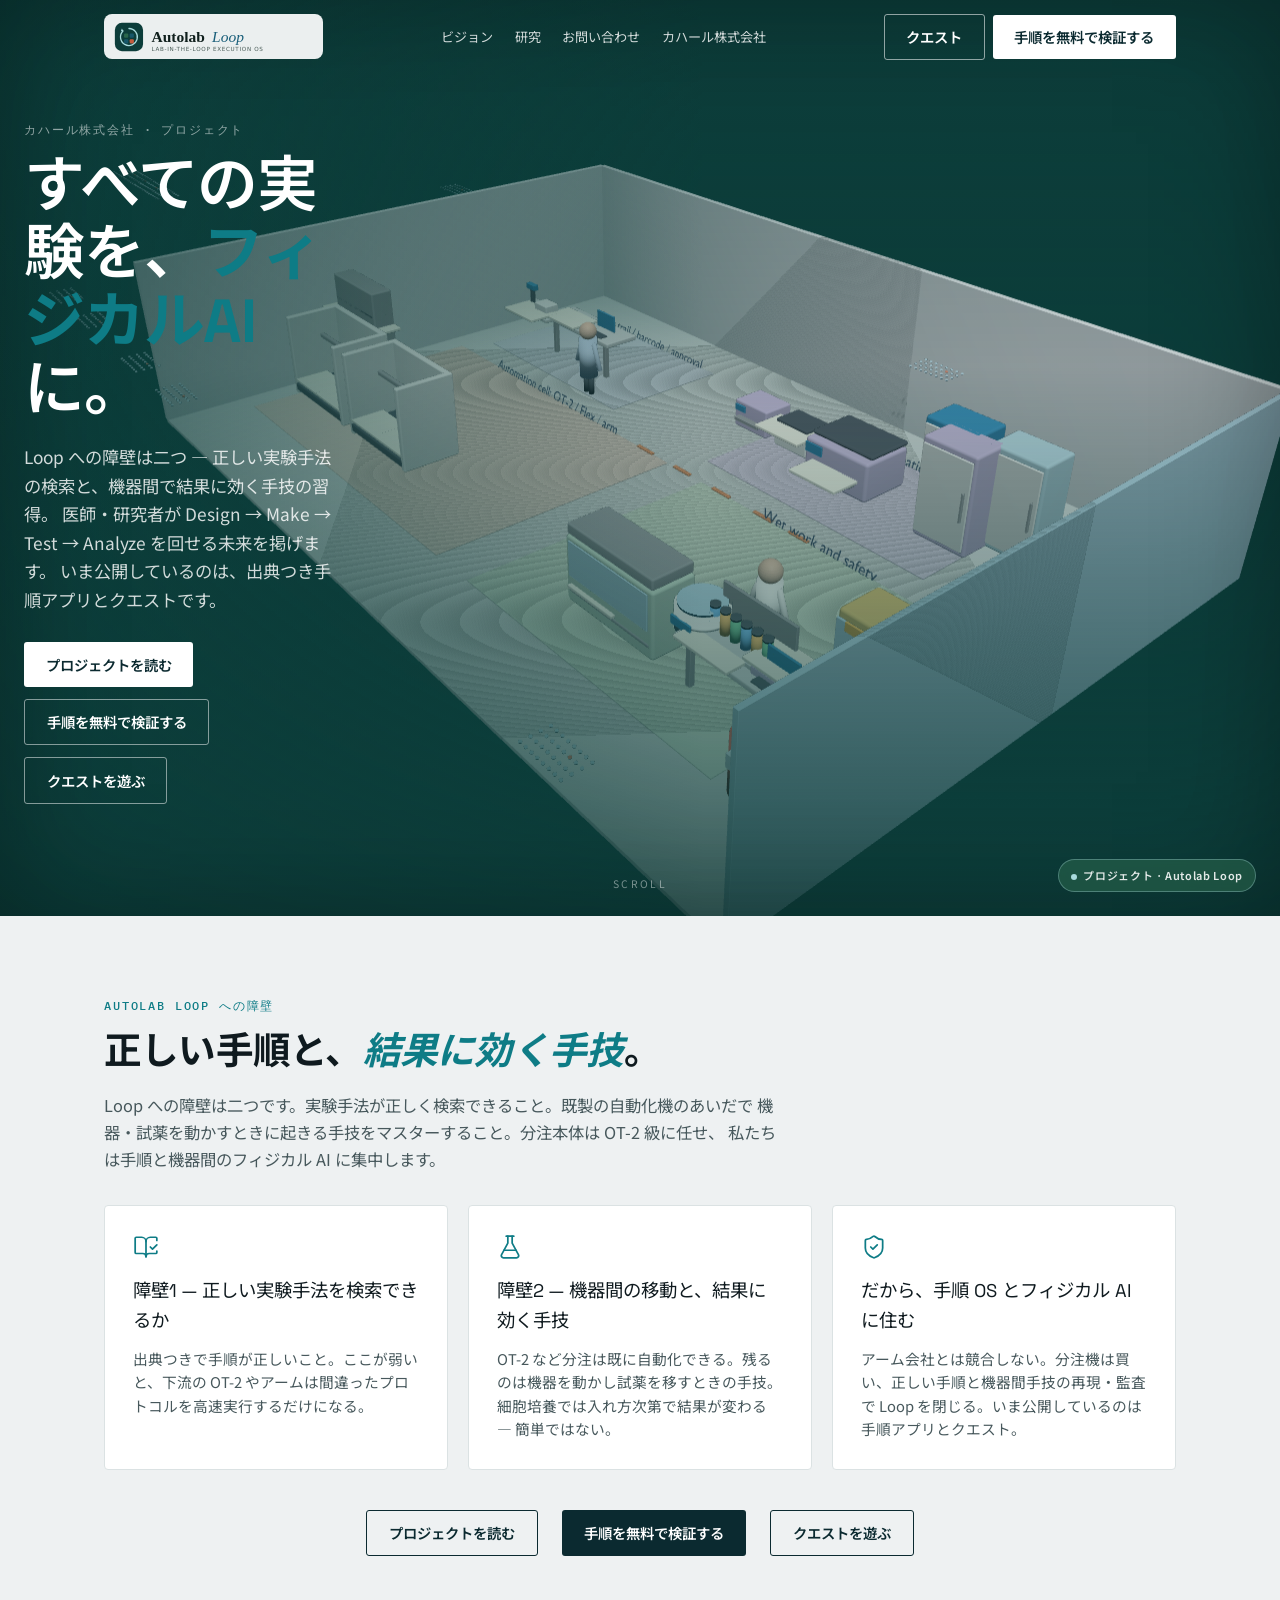
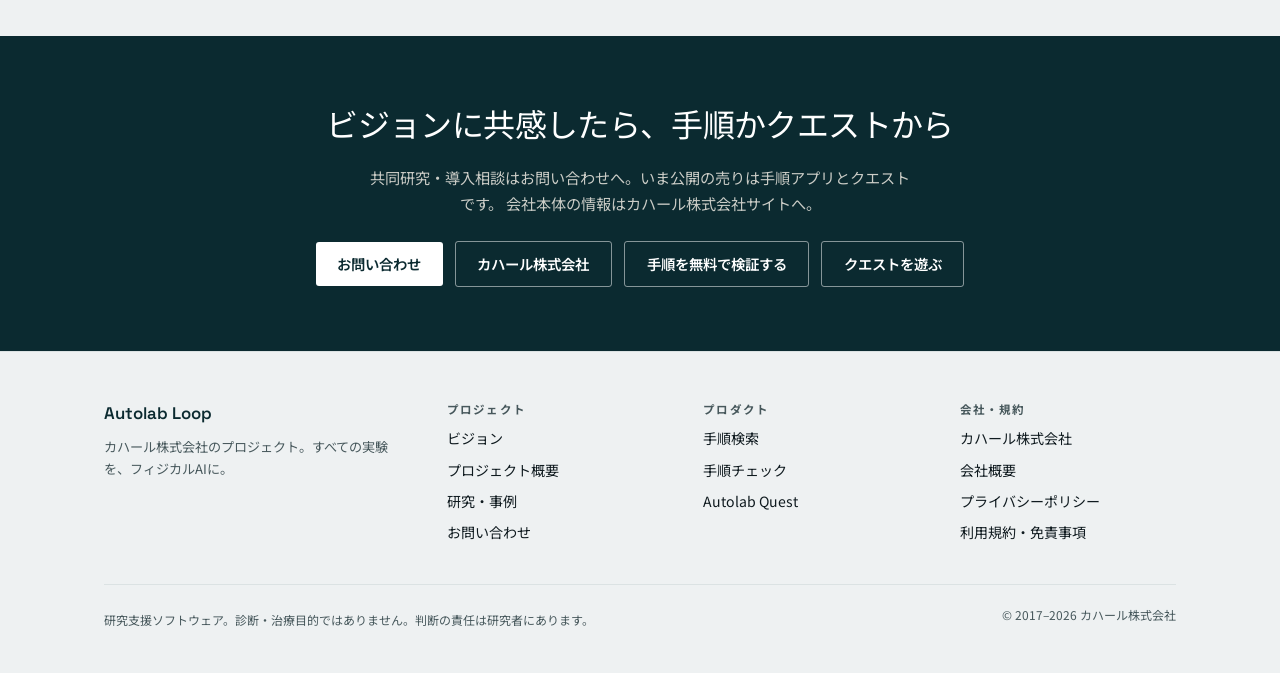
<file: privacy/index.html>
<!doctype html>
<html lang="ja">
  <head>
    <meta charset="UTF-8" />
    <link rel="icon" type="image/svg+xml" href="/brand/logo-icon.svg" />
    <meta name="viewport" content="width=device-width, initial-scale=1.0" />
    <!-- title / description / canonical / OGP / JSON-LD are rewritten per surface
         at build time by vite-plugin-site-meta.js. Edit them there, not here. -->
    <meta name="description" content="Autolab Loop 公式サイトにおける個人情報の取得・利用目的・第三者提供の取扱いについて。" />
    <meta name="theme-color" content="#0c3d3a" />
    <meta name="format-detection" content="telephone=no" />
    <link rel="apple-touch-icon" href="/brand/logo-icon.svg" />
    <link rel="preconnect" href="https://fonts.googleapis.com" />
    <link rel="preconnect" href="https://fonts.gstatic.com" crossorigin />
    <link
      href="https://fonts.googleapis.com/css2?family=Space+Grotesk:wght@500;600;700&family=IBM+Plex+Mono:wght@400;500;600&family=Noto+Sans+JP:wght@400;500;700&display=swap"
      rel="stylesheet"
    />
    <title>プライバシーポリシー — Autolab Loop</title>
    <script type="module" crossorigin src="/assets/index-BZzuXAGT.js"></script>
    <link rel="modulepreload" crossorigin href="/assets/HomeLayout-rA0ITCmo.js">
    <link rel="stylesheet" crossorigin href="/assets/HomeLayout-BDokCQmb.css">
    <link rel="stylesheet" crossorigin href="/assets/index-Bxg1d7-p.css">
    <link rel="canonical" href="https://biolablooper.github.io/privacy/">
    <meta name="robots" content="index, follow, max-image-preview:large">
    <meta property="og:type" content="website">
    <meta property="og:site_name" content="Autolab Loop">
    <meta property="og:locale" content="ja_JP">
    <meta property="og:url" content="https://biolablooper.github.io/privacy/">
    <meta property="og:title" content="プライバシーポリシー — Autolab Loop">
    <meta property="og:description" content="Autolab Loop 公式サイトにおける個人情報の取得・利用目的・第三者提供の取扱いについて。">
    <meta property="og:image" content="https://biolablooper.github.io/lab/hero-preview.png">
    <meta property="og:image:width" content="1600">
    <meta property="og:image:height" content="1000">
    <meta name="twitter:card" content="summary_large_image">
    <meta name="twitter:title" content="プライバシーポリシー — Autolab Loop">
    <meta name="twitter:description" content="Autolab Loop 公式サイトにおける個人情報の取得・利用目的・第三者提供の取扱いについて。">
    <meta name="twitter:image" content="https://biolablooper.github.io/lab/hero-preview.png">
    <script type="application/ld+json">{"@context":"https://schema.org","@graph":[{"@type":"Organization","@id":"https://biolablooper.github.io/#organization","name":"Autolab Loop","url":"https://biolablooper.github.io/","logo":"https://biolablooper.github.io/brand/logo-icon.svg","description":"カハール株式会社の Autolab Loop プロジェクトページ。公開文献から逐語で裏取りした実験手順を出典つきで返す研究開発です。手順検索アプリとクエストを無料で公開しています。"},{"@type":"WebSite","@id":"https://biolablooper.github.io/#website","url":"https://biolablooper.github.io/","name":"Autolab Loop","inLanguage":"ja","publisher":{"@id":"https://biolablooper.github.io/#organization"}}]}</script>
  </head>
  <body>
    <div id="root"></div>
  </body>
</html>
</file>
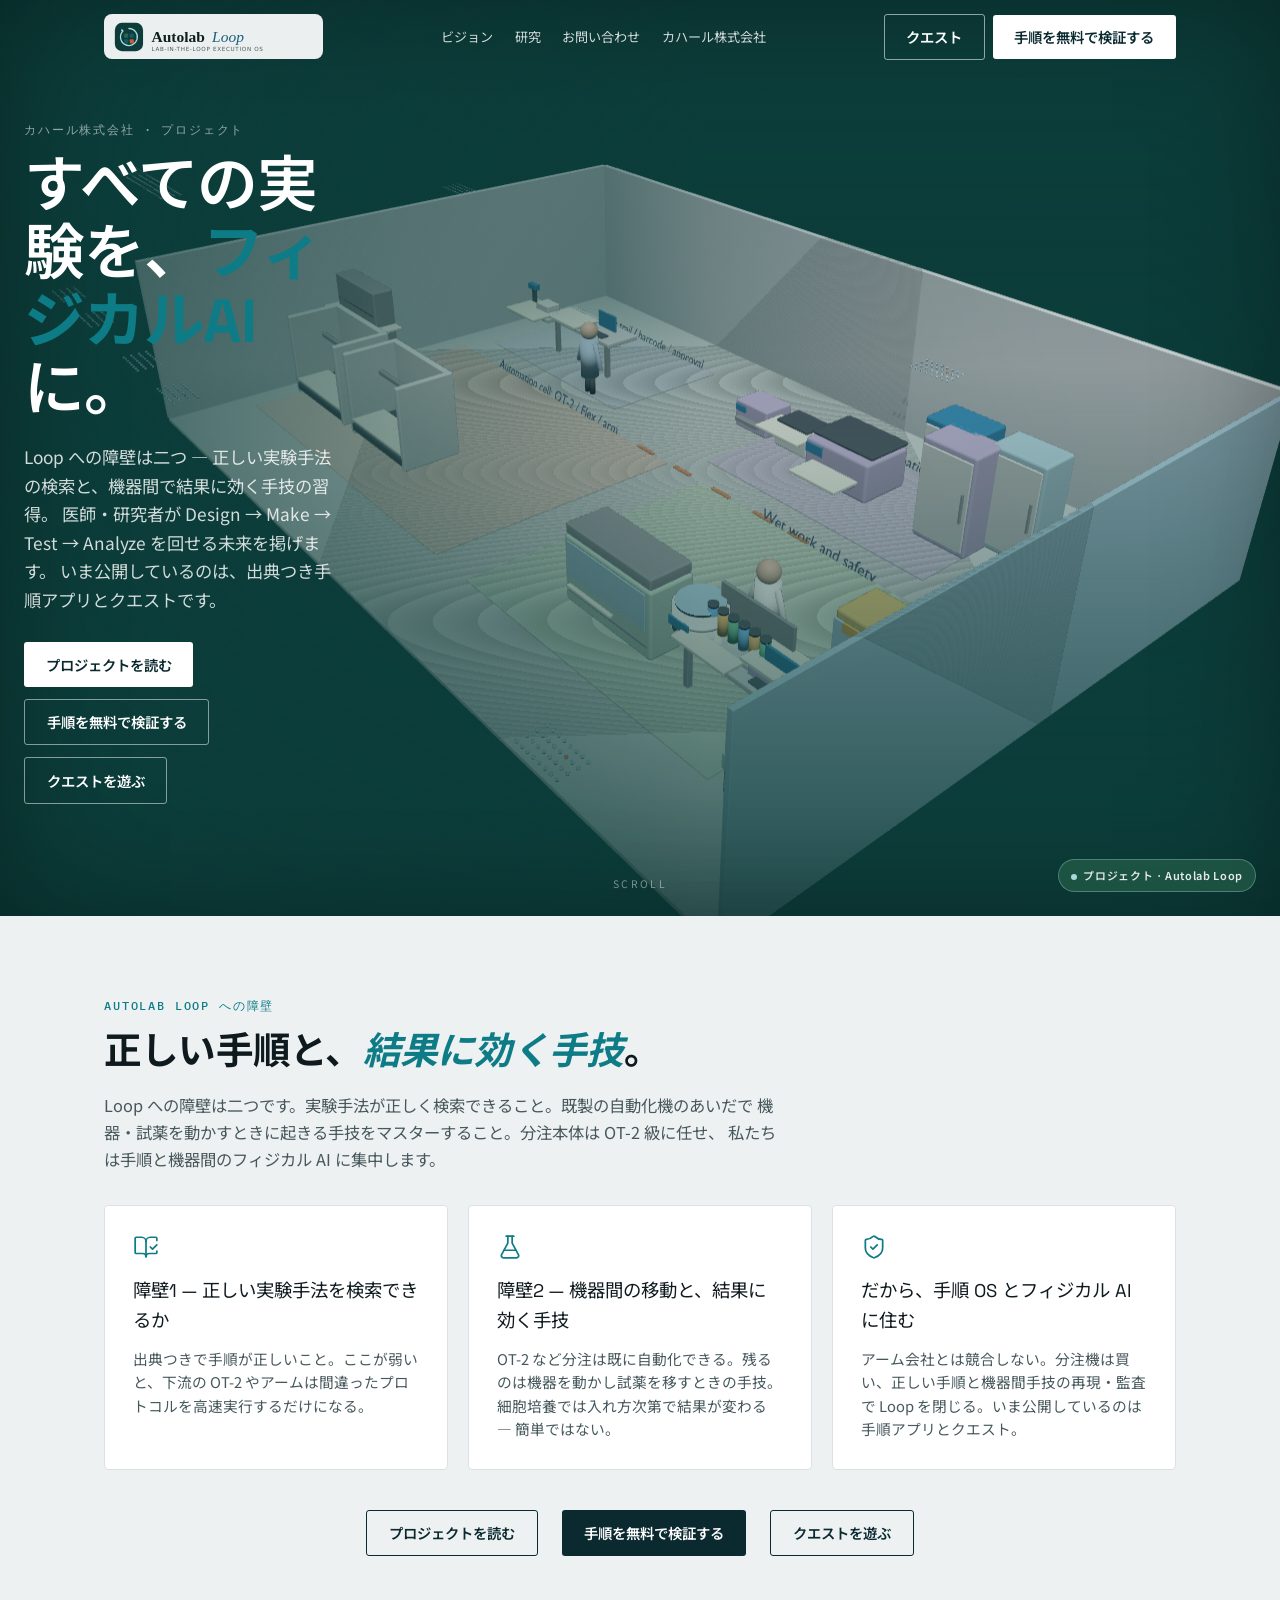
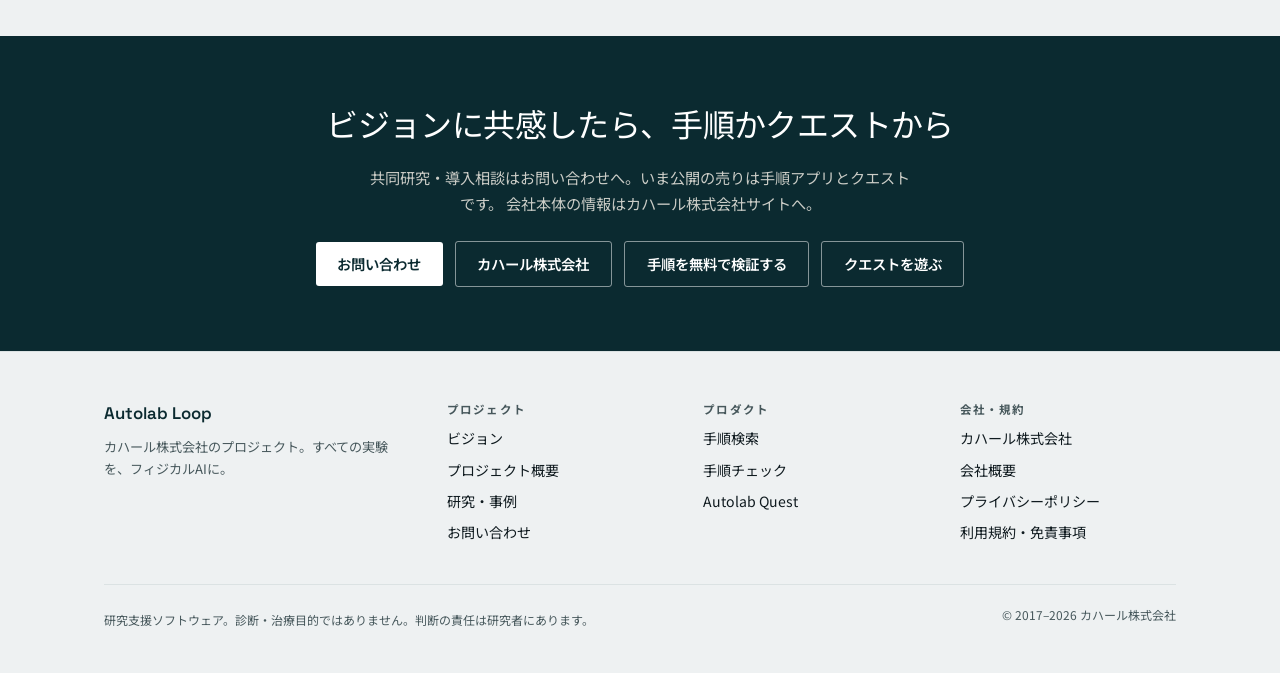
<file: research/index.html>
<!doctype html>
<html lang="ja">
  <head>
    <meta charset="UTF-8" />
    <link rel="icon" type="image/svg+xml" href="/brand/logo-icon.svg" />
    <meta name="viewport" content="width=device-width, initial-scale=1.0" />
    <!-- title / description / canonical / OGP / JSON-LD are rewritten per surface
         at build time by vite-plugin-site-meta.js. Edit them there, not here. -->
    <meta name="description" content="Lab-in-the-Loop の公開事例。実測データから次の設計へつなぐ検証結果をまとめています。" />
    <meta name="theme-color" content="#0c3d3a" />
    <meta name="format-detection" content="telephone=no" />
    <link rel="apple-touch-icon" href="/brand/logo-icon.svg" />
    <link rel="preconnect" href="https://fonts.googleapis.com" />
    <link rel="preconnect" href="https://fonts.gstatic.com" crossorigin />
    <link
      href="https://fonts.googleapis.com/css2?family=Space+Grotesk:wght@500;600;700&family=IBM+Plex+Mono:wght@400;500;600&family=Noto+Sans+JP:wght@400;500;700&display=swap"
      rel="stylesheet"
    />
    <title>研究・公開事例 — Autolab Loop</title>
    <script type="module" crossorigin src="/assets/index-BZzuXAGT.js"></script>
    <link rel="modulepreload" crossorigin href="/assets/HomeLayout-rA0ITCmo.js">
    <link rel="stylesheet" crossorigin href="/assets/HomeLayout-BDokCQmb.css">
    <link rel="stylesheet" crossorigin href="/assets/index-Bxg1d7-p.css">
    <link rel="canonical" href="https://biolablooper.github.io/research/">
    <meta name="robots" content="index, follow, max-image-preview:large">
    <meta property="og:type" content="website">
    <meta property="og:site_name" content="Autolab Loop">
    <meta property="og:locale" content="ja_JP">
    <meta property="og:url" content="https://biolablooper.github.io/research/">
    <meta property="og:title" content="研究・公開事例 — Autolab Loop">
    <meta property="og:description" content="Lab-in-the-Loop の公開事例。実測データから次の設計へつなぐ検証結果をまとめています。">
    <meta property="og:image" content="https://biolablooper.github.io/lab/hero-preview.png">
    <meta property="og:image:width" content="1600">
    <meta property="og:image:height" content="1000">
    <meta name="twitter:card" content="summary_large_image">
    <meta name="twitter:title" content="研究・公開事例 — Autolab Loop">
    <meta name="twitter:description" content="Lab-in-the-Loop の公開事例。実測データから次の設計へつなぐ検証結果をまとめています。">
    <meta name="twitter:image" content="https://biolablooper.github.io/lab/hero-preview.png">
    <script type="application/ld+json">{"@context":"https://schema.org","@graph":[{"@type":"Organization","@id":"https://biolablooper.github.io/#organization","name":"Autolab Loop","url":"https://biolablooper.github.io/","logo":"https://biolablooper.github.io/brand/logo-icon.svg","description":"カハール株式会社の Autolab Loop プロジェクトページ。公開文献から逐語で裏取りした実験手順を出典つきで返す研究開発です。手順検索アプリとクエストを無料で公開しています。"},{"@type":"WebSite","@id":"https://biolablooper.github.io/#website","url":"https://biolablooper.github.io/","name":"Autolab Loop","inLanguage":"ja","publisher":{"@id":"https://biolablooper.github.io/#organization"}}]}</script>
  </head>
  <body>
    <div id="root"></div>
  </body>
</html>
</file>
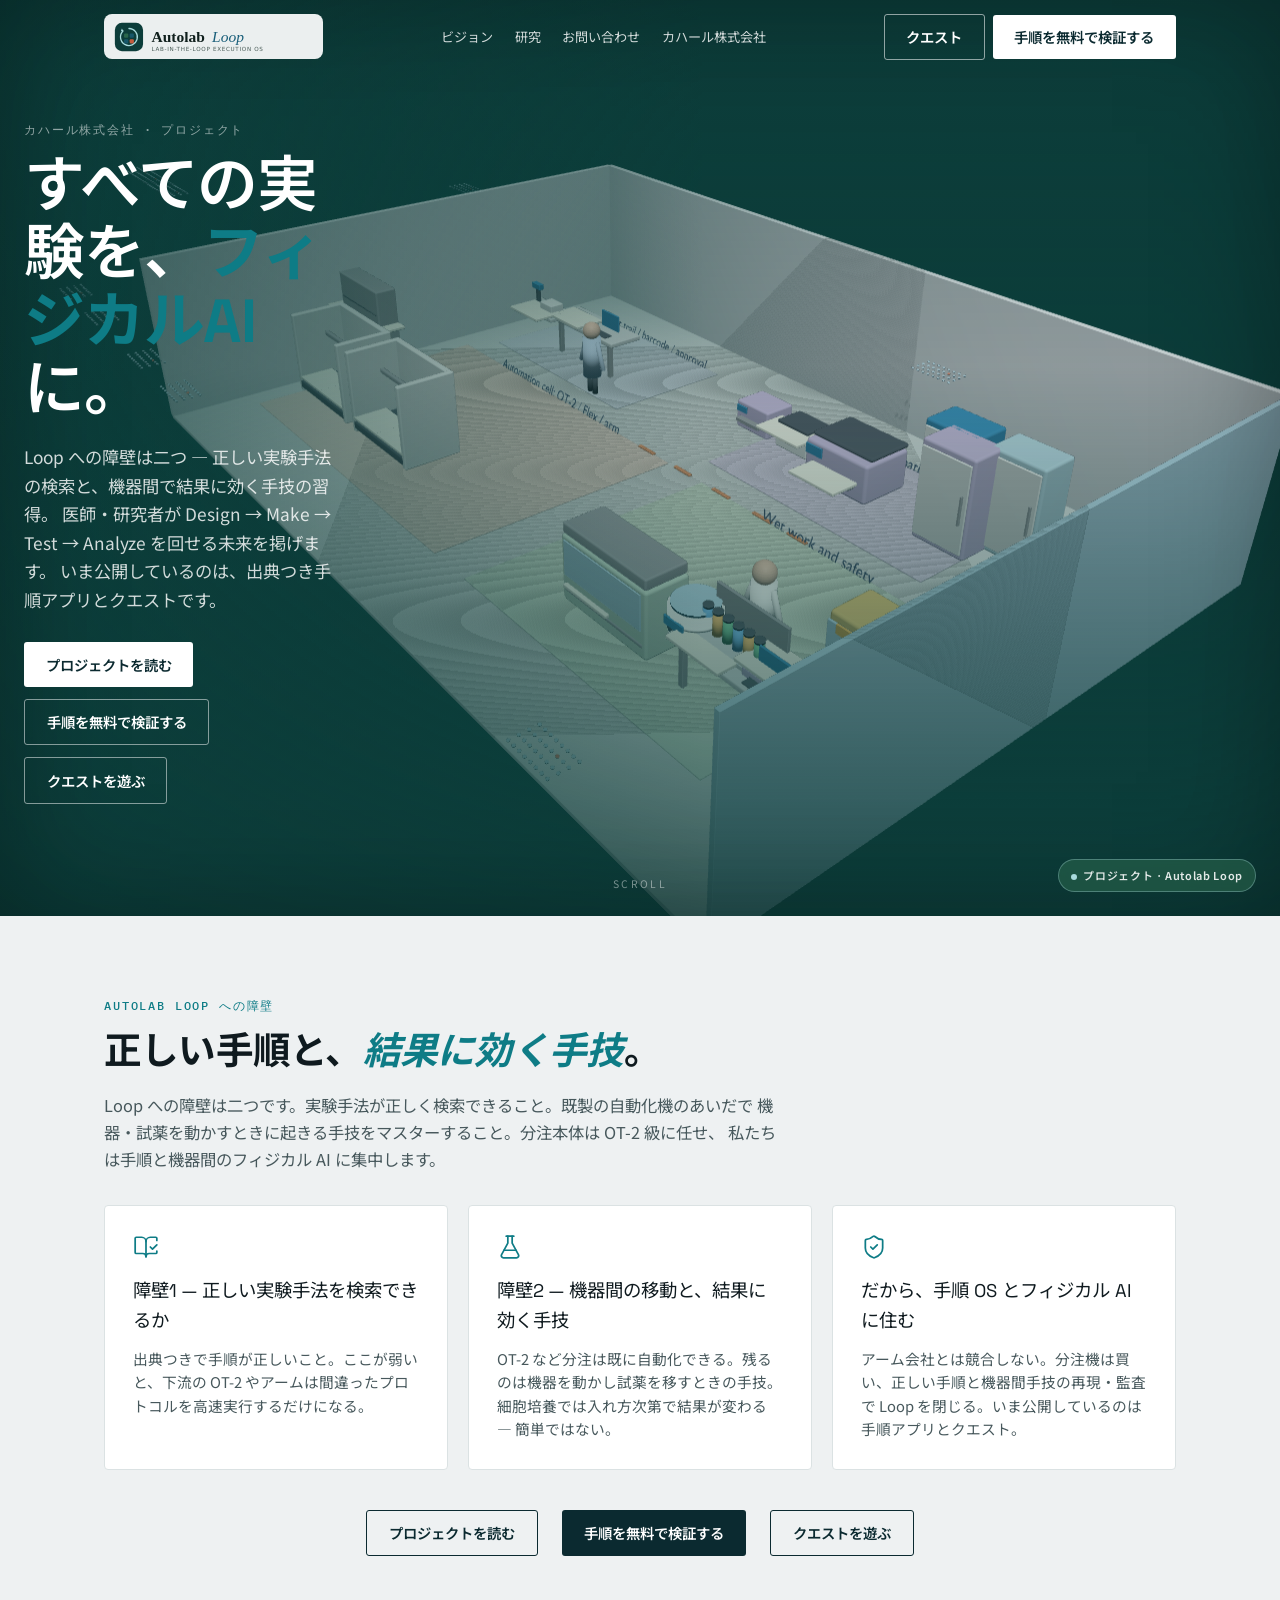
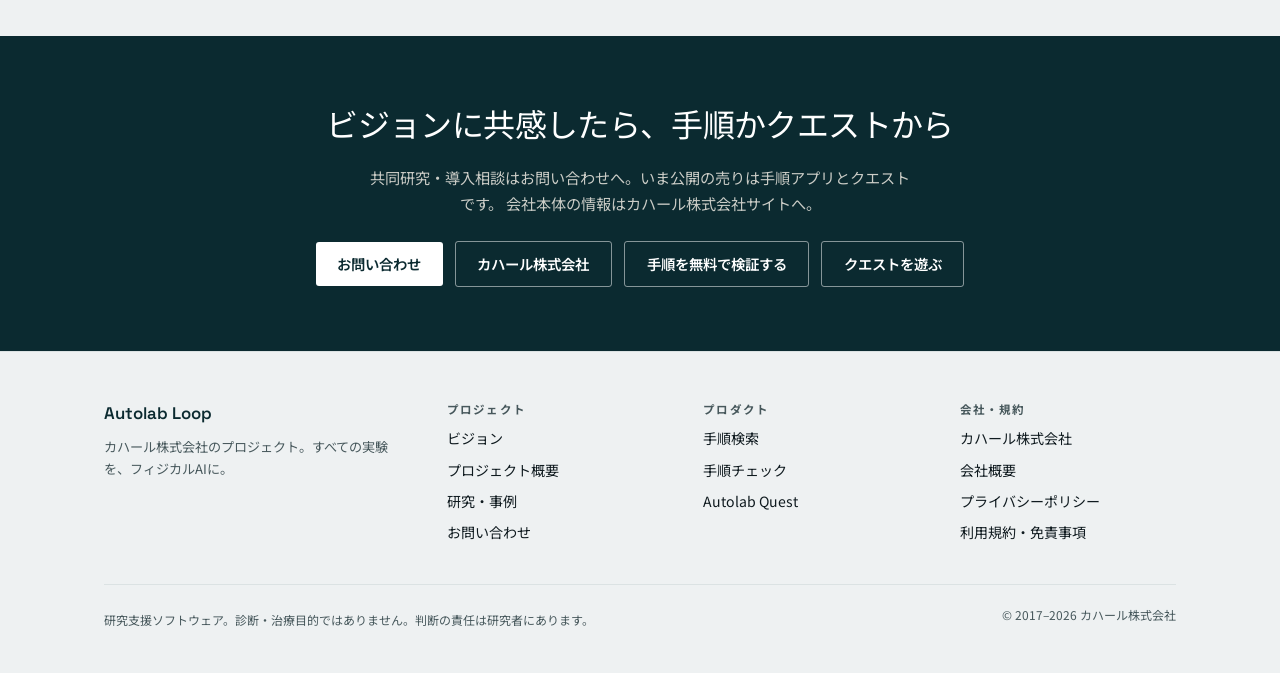
<file: terms/index.html>
<!doctype html>
<html lang="ja">
  <head>
    <meta charset="UTF-8" />
    <link rel="icon" type="image/svg+xml" href="/brand/logo-icon.svg" />
    <meta name="viewport" content="width=device-width, initial-scale=1.0" />
    <!-- title / description / canonical / OGP / JSON-LD are rewritten per surface
         at build time by vite-plugin-site-meta.js. Edit them there, not here. -->
    <meta name="description" content="Autolab Loop が提供するサービスの利用条件。研究支援目的の限定、出力の正確性、免責について。" />
    <meta name="theme-color" content="#0c3d3a" />
    <meta name="format-detection" content="telephone=no" />
    <link rel="apple-touch-icon" href="/brand/logo-icon.svg" />
    <link rel="preconnect" href="https://fonts.googleapis.com" />
    <link rel="preconnect" href="https://fonts.gstatic.com" crossorigin />
    <link
      href="https://fonts.googleapis.com/css2?family=Space+Grotesk:wght@500;600;700&family=IBM+Plex+Mono:wght@400;500;600&family=Noto+Sans+JP:wght@400;500;700&display=swap"
      rel="stylesheet"
    />
    <title>利用規約・免責事項 — Autolab Loop</title>
    <script type="module" crossorigin src="/assets/index-BZzuXAGT.js"></script>
    <link rel="modulepreload" crossorigin href="/assets/HomeLayout-rA0ITCmo.js">
    <link rel="stylesheet" crossorigin href="/assets/HomeLayout-BDokCQmb.css">
    <link rel="stylesheet" crossorigin href="/assets/index-Bxg1d7-p.css">
    <link rel="canonical" href="https://biolablooper.github.io/terms/">
    <meta name="robots" content="index, follow, max-image-preview:large">
    <meta property="og:type" content="website">
    <meta property="og:site_name" content="Autolab Loop">
    <meta property="og:locale" content="ja_JP">
    <meta property="og:url" content="https://biolablooper.github.io/terms/">
    <meta property="og:title" content="利用規約・免責事項 — Autolab Loop">
    <meta property="og:description" content="Autolab Loop が提供するサービスの利用条件。研究支援目的の限定、出力の正確性、免責について。">
    <meta property="og:image" content="https://biolablooper.github.io/lab/hero-preview.png">
    <meta property="og:image:width" content="1600">
    <meta property="og:image:height" content="1000">
    <meta name="twitter:card" content="summary_large_image">
    <meta name="twitter:title" content="利用規約・免責事項 — Autolab Loop">
    <meta name="twitter:description" content="Autolab Loop が提供するサービスの利用条件。研究支援目的の限定、出力の正確性、免責について。">
    <meta name="twitter:image" content="https://biolablooper.github.io/lab/hero-preview.png">
    <script type="application/ld+json">{"@context":"https://schema.org","@graph":[{"@type":"Organization","@id":"https://biolablooper.github.io/#organization","name":"Autolab Loop","url":"https://biolablooper.github.io/","logo":"https://biolablooper.github.io/brand/logo-icon.svg","description":"カハール株式会社の Autolab Loop プロジェクトページ。公開文献から逐語で裏取りした実験手順を出典つきで返す研究開発です。手順検索アプリとクエストを無料で公開しています。"},{"@type":"WebSite","@id":"https://biolablooper.github.io/#website","url":"https://biolablooper.github.io/","name":"Autolab Loop","inLanguage":"ja","publisher":{"@id":"https://biolablooper.github.io/#organization"}}]}</script>
  </head>
  <body>
    <div id="root"></div>
  </body>
</html>
</file>
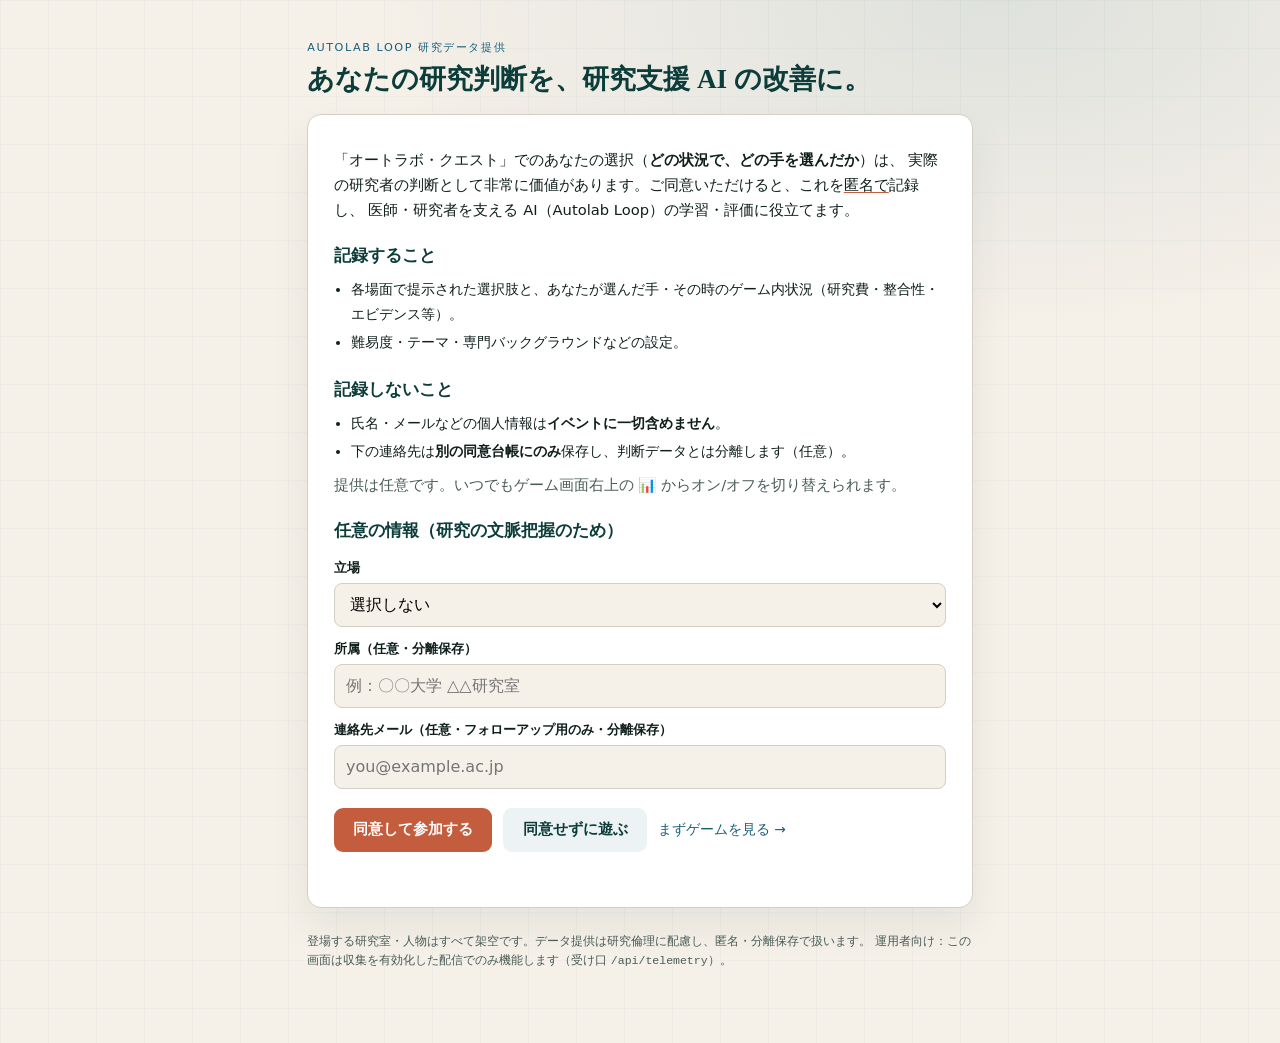
<file: game/enroll.html>
<!DOCTYPE html>
<html lang="ja">
<head>
<meta charset="UTF-8" />
<meta name="viewport" content="width=device-width, initial-scale=1.0" />
<title>研究データ提供のお願い ― オートラボ・クエスト | Autolab Loop</title>
<meta name="description" content="オートラボ・クエストでのあなたの研究判断を、匿名で研究支援AIの改善に役立てます。任意・いつでも変更可。" />
<style>
  :root{ --ink:#0f1f1c; --ink-muted:#4a5c58; --paper:#f5f0e8; --paper-alt:#ebe4d8;
    --teal:#1a5f7a; --teal-dark:#0c3d3a; --green:#2d6a4f; --hit:#c45c3e; --rule:#d4cfc4;
    --serif: Georgia,'Times New Roman','Yu Mincho','Hiragino Mincho ProN',serif;
    --sans: system-ui,-apple-system,'Segoe UI','Hiragino Sans','Noto Sans JP',sans-serif; }
  *{ box-sizing:border-box; }
  body{ margin:0; font-family:var(--sans); color:var(--ink); line-height:1.7; background:
    radial-gradient(ellipse 70% 45% at 78% 0%, rgba(26,95,122,.10), transparent 70%),
    linear-gradient(rgba(26,95,122,.035) 1px, transparent 1px) 0 0/48px 48px,
    linear-gradient(90deg, rgba(26,95,122,.035) 1px, transparent 1px) 0 0/48px 48px, var(--paper); }
  .wrap{ max-width:44rem; margin:0 auto; padding:2.4rem 1.2rem 4rem; padding-left:max(1.2rem, env(safe-area-inset-left)); padding-right:max(1.2rem, env(safe-area-inset-right)); padding-bottom:max(4rem, calc(2rem + env(safe-area-inset-bottom))); }
  .kick{ font-size:.7rem; letter-spacing:.14em; text-transform:uppercase; color:var(--teal); }
  h1{ font-family:var(--serif); font-size:clamp(1.35rem, 5.5vw, 1.7rem); line-height:1.3; margin:.3rem 0 1rem; color:var(--teal-dark); }
  .card{ background:#fff; border:1px solid var(--rule); border-radius:14px; box-shadow:0 18px 40px rgba(12,61,58,.07); padding:1.5rem 1.6rem; }
  h2{ font-family:var(--serif); font-size:1.05rem; color:var(--teal-dark); margin:1.3rem 0 .4rem; }
  p{ font-size:.92rem; margin:.5rem 0; }
  ul{ font-size:.9rem; margin:.4rem 0 .4rem 1.1rem; padding:0; }
  li{ margin:.25rem 0; }
  .muted{ color:var(--ink-muted); }
  u{ text-decoration-color:var(--hit); text-underline-offset:2px; }
  .field{ margin:.7rem 0; }
  label{ display:block; font-size:.8rem; font-weight:600; margin-bottom:.25rem; }
  select, input{ width:100%; font-family:var(--sans); font-size:16px; padding:.65rem .7rem; min-height:2.75rem; border:1px solid var(--rule); border-radius:8px; background:var(--paper); }
  .row{ display:flex; gap:.7rem; flex-wrap:wrap; align-items:center; margin-top:1.2rem; }
  button{ border:0; border-radius:9px; padding:.7rem 1.2rem; font-size:.92rem; font-weight:700; cursor:pointer; min-height:2.75rem; }
  .primary{ background:var(--hit); color:#fff; }
  .ghost{ background:rgba(26,95,122,.08); color:var(--teal-dark); }
  a.textlink{ color:var(--teal); font-size:.86rem; text-decoration:none; }
  a.textlink:hover{ text-decoration:underline; }
  .status{ font-size:.85rem; margin-top:.9rem; min-height:1.2em; }
  .foot{ font-size:.72rem; color:var(--ink-muted); margin-top:1.5rem; }
  @media (max-width:560px){
    .wrap{ padding-top:1.5rem; }
    .card{ padding:1.15rem 1.1rem; }
    .row{ flex-direction:column; align-items:stretch; }
    .row button, .row .textlink{ width:100%; text-align:center; }
    .row .textlink{ padding:.55rem 0; }
  }
</style>
</head>
<body>
<div class="wrap">
  <div class="kick">Autolab Loop 研究データ提供</div>
  <h1>あなたの研究判断を、研究支援 AI の改善に。</h1>
  <div class="card">
    <p>「オートラボ・クエスト」でのあなたの選択（<b>どの状況で、どの手を選んだか</b>）は、
      実際の研究者の判断として非常に価値があります。ご同意いただけると、これを<u>匿名で</u>記録し、
      医師・研究者を支える AI（Autolab Loop）の学習・評価に役立てます。</p>

    <h2>記録すること</h2>
    <ul>
      <li>各場面で提示された選択肢と、あなたが選んだ手・その時のゲーム内状況（研究費・整合性・エビデンス等）。</li>
      <li>難易度・テーマ・専門バックグラウンドなどの設定。</li>
    </ul>
    <h2>記録しないこと</h2>
    <ul>
      <li>氏名・メールなどの個人情報は<b>イベントに一切含めません</b>。</li>
      <li>下の連絡先は<b>別の同意台帳にのみ</b>保存し、判断データとは分離します（任意）。</li>
    </ul>
    <p class="muted">提供は任意です。いつでもゲーム画面右上の 📊 からオン/オフを切り替えられます。</p>

    <h2>任意の情報（研究の文脈把握のため）</h2>
    <div class="field">
      <label for="role">立場</label>
      <select id="role">
        <option value="">選択しない</option>
        <option>学部生</option><option>大学院生</option><option>ポスドク</option>
        <option>教員・PI</option><option>企業研究者</option><option>臨床医</option><option>その他</option>
      </select>
    </div>
    <div class="field">
      <label for="affiliation">所属（任意・分離保存）</label>
      <input id="affiliation" type="text" placeholder="例：〇〇大学 △△研究室" autocomplete="off" />
    </div>
    <div class="field">
      <label for="contact">連絡先メール（任意・フォローアップ用のみ・分離保存）</label>
      <input id="contact" type="email" placeholder="you@example.ac.jp" autocomplete="off" />
    </div>

    <div class="row">
      <button class="primary" id="agree">同意して参加する</button>
      <button class="ghost" id="declineplay">同意せずに遊ぶ</button>
      <a class="textlink" href="./">まずゲームを見る →</a>
    </div>
    <div class="status" id="status"></div>
  </div>
  <p class="foot">登場する研究室・人物はすべて架空です。データ提供は研究倫理に配慮し、匿名・分離保存で扱います。
    運用者向け：この画面は収集を有効化した配信でのみ機能します（受け口 <code>/api/telemetry</code>）。</p>
</div>
<script>
  var CONSENT_KEY = "autolab_consent_v1", PID_KEY = "autolab_pid";
  function setStatus(msg){ document.getElementById("status").textContent = msg; }
  function go(){ location.href = "./index.html"; }

  document.getElementById("declineplay").addEventListener("click", function(){
    try{ localStorage.setItem(CONSENT_KEY, "denied"); }catch(e){}
    go();
  });

  document.getElementById("agree").addEventListener("click", function(){
    var body = {
      role: document.getElementById("role").value || null,
      affiliation: document.getElementById("affiliation").value.trim() || null,
      contact: document.getElementById("contact").value.trim() || null
    };
    // Consent is recorded locally regardless; enrollment (pid) is best-effort.
    try{ localStorage.setItem(CONSENT_KEY, "granted"); }catch(e){}
    setStatus("登録しています…");
    if(typeof fetch !== "function"){ go(); return; }
    fetch("/api/telemetry/enroll", { method:"POST", headers:{ "Content-Type":"application/json" }, body: JSON.stringify(body) })
      .then(function(r){ return r.ok ? r.json() : null; })
      .then(function(j){ if(j && j.pid){ try{ localStorage.setItem(PID_KEY, j.pid); }catch(e){} } setStatus("ありがとうございます。ゲームを開始します…"); setTimeout(go, 500); })
      .catch(function(){ setStatus("オフラインのため匿名で開始します…"); setTimeout(go, 700); });
  });
</script>
</body>
</html>
</file>
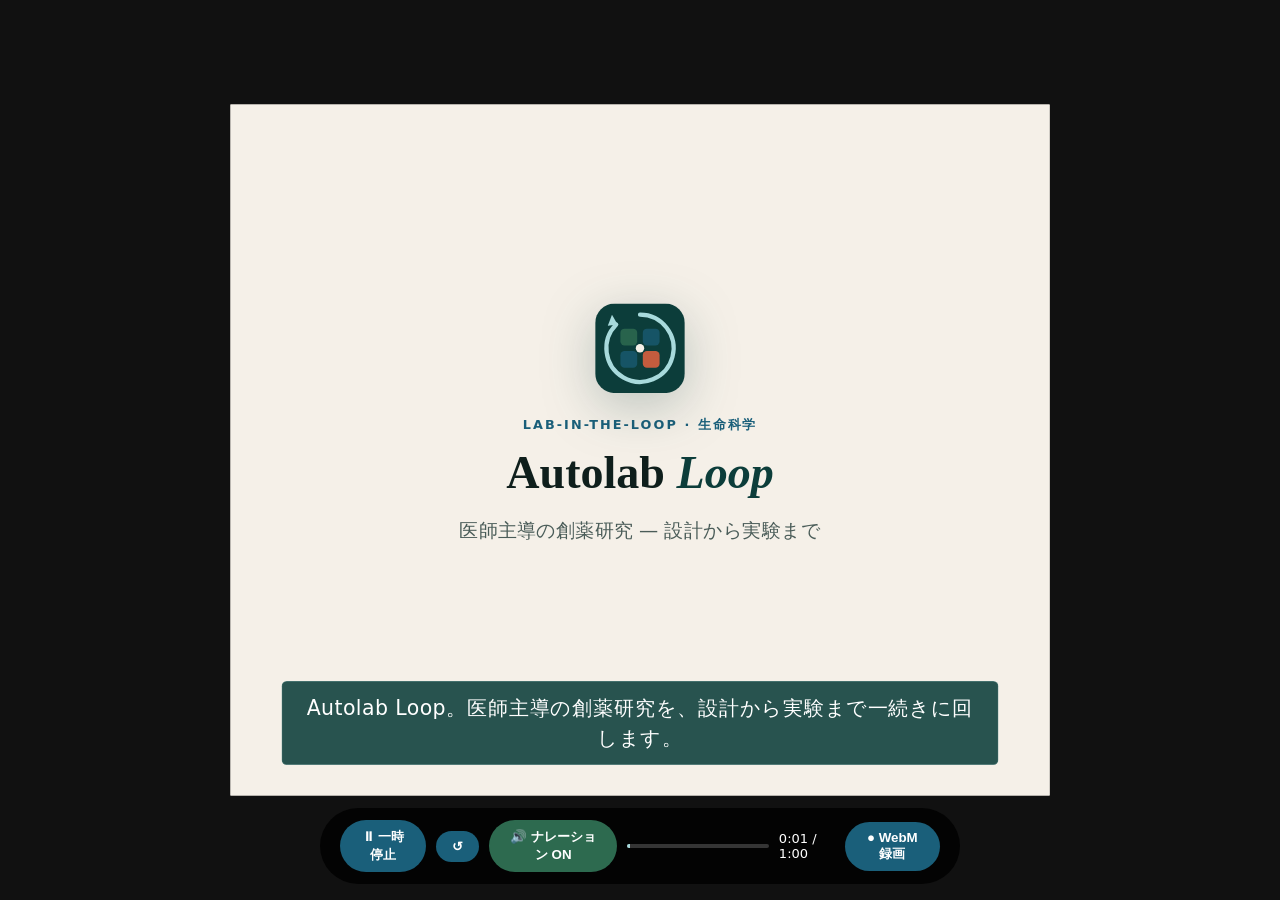
<file: promo/autolab-intro.html>
<!DOCTYPE html>
<html lang="ja">
<head>
  <meta charset="UTF-8" />
  <meta name="viewport" content="width=1920, height=1080" />
  <title>Autolab Loop — 紹介動画</title>
  <link rel="icon" type="image/svg+xml" href="/brand/logo-icon.svg" />
  <style>
    :root {
      --ink: #0f1f1c;
      --ink-muted: #4a5c58;
      --paper: #f5f0e8;
      --paper-alt: #ebe4d8;
      --teal: #1a5f7a;
      --teal-dark: #0c3d3a;
      --green: #2d6a4f;
      --hit: #c45c3e;
      --cancer: #8b3a62;
      --cancer-light: #c45c8a;
      --rule: #d4cfc4;
      --serif: Georgia, 'Times New Roman', 'Yu Mincho', serif;
      --sans: system-ui, -apple-system, 'Segoe UI', sans-serif;
    }

    * { box-sizing: border-box; margin: 0; padding: 0; }
    html, body { width: 100%; height: 100%; overflow: hidden; background: #111; font-family: var(--sans); }

    #wrap { display: flex; align-items: center; justify-content: center; width: 100%; height: 100%; }

    #stage {
      position: relative;
      width: 1920px;
      height: 1080px;
      overflow: hidden;
      background: var(--paper);
      transform-origin: center center;
    }

    #scene-canvas {
      position: absolute;
      inset: 0;
      width: 1920px;
      height: 1080px;
    }

    .scene-ui {
      position: absolute;
      inset: 0;
      display: flex;
      flex-direction: column;
      align-items: center;
      justify-content: center;
      pointer-events: none;
      opacity: 0;
      padding: 80px 100px 160px;
      text-align: center;
    }

    .kicker {
      font-size: 20px;
      letter-spacing: 0.16em;
      text-transform: uppercase;
      color: var(--teal);
      font-weight: 700;
      margin-bottom: 20px;
    }

    .kicker--light { color: rgba(255,255,255,0.55); }

    h1 {
      font-family: var(--serif);
      font-size: 72px;
      font-weight: 600;
      line-height: 1.18;
      color: var(--ink);
      max-width: 1300px;
    }

    h1 em { font-style: italic; color: var(--teal-dark); }
    h1.light { color: #fff; }
    h1.light em { color: #a8dadc; }

    .lead {
      font-size: 30px;
      line-height: 1.55;
      color: var(--ink-muted);
      max-width: 1000px;
      margin-top: 24px;
    }

    .lead.light { color: rgba(255,255,255,0.78); }

    /* Logo scene */
    #ui-open .logo-wrap {
      width: 140px;
      height: 140px;
      margin-bottom: 36px;
      filter: drop-shadow(0 20px 40px rgba(12, 61, 58, 0.25));
    }

    /* DMTA */
    #ui-dmta { justify-content: flex-end; padding-bottom: 200px; }

    .dmta-row {
      display: flex;
      gap: 16px;
      margin-top: 48px;
      width: 100%;
      max-width: 1500px;
    }

    .dmta-step {
      flex: 1;
      padding: 28px 20px;
      border-radius: 8px;
      border: 2px solid rgba(255,255,255,0.22);
      background: rgba(255,255,255,0.07);
      opacity: 0.35;
    }

    .dmta-step.on {
      background: rgba(255,255,255,0.16);
      border-color: rgba(168, 218, 220, 0.6);
      opacity: 1;
      box-shadow: 0 0 32px rgba(168, 218, 220, 0.2);
    }

    .dmta-step .letter { font-size: 40px; font-weight: 800; color: #a8dadc; }
    .dmta-step .name { font-size: 24px; font-weight: 700; color: #fff; margin: 6px 0; }
    .dmta-step .desc { font-size: 17px; color: rgba(255,255,255,0.72); line-height: 1.4; }

    /* Subtitles */
    #subtitle-bar {
      position: absolute;
      left: 80px;
      right: 80px;
      bottom: 48px;
      z-index: 20;
      display: flex;
      justify-content: center;
    }

    #subtitle-inner {
      max-width: 1500px;
      padding: 18px 36px;
      background: rgba(12, 61, 58, 0.88);
      border-radius: 8px;
      border: 1px solid rgba(168, 218, 220, 0.25);
      min-height: 72px;
      display: flex;
      align-items: center;
      justify-content: center;
    }

    #subtitle-text {
      font-size: 32px;
      line-height: 1.45;
      color: #fff;
      text-align: center;
      font-weight: 500;
      letter-spacing: 0.02em;
    }

    #subtitle-text.empty { opacity: 0.35; font-size: 24px; }

    /* Controls */
    #controls {
      position: fixed;
      bottom: 16px;
      left: 50%;
      transform: translateX(-50%);
      z-index: 9999;
      display: flex;
      gap: 10px;
      align-items: center;
      background: rgba(0,0,0,0.82);
      padding: 12px 20px;
      border-radius: 999px;
      color: #fff;
      font-size: 13px;
    }

    #controls button {
      border: none;
      border-radius: 999px;
      padding: 8px 16px;
      font-weight: 600;
      cursor: pointer;
      background: var(--teal);
      color: #fff;
    }

    #controls button:hover { background: #237a96; }
    #controls button:disabled { opacity: 0.5; cursor: wait; }
    #controls button.ghost { background: rgba(255,255,255,0.15); }
    #controls button.ghost.on { background: var(--green); }

    #progress-bar {
      width: 180px;
      height: 4px;
      background: rgba(255,255,255,0.2);
      border-radius: 2px;
      overflow: hidden;
    }

    #progress-fill { height: 100%; width: 0%; background: #a8dadc; }

    body.recording #controls { opacity: 0.25; pointer-events: none; }
  </style>
</head>
<body>
  <div id="wrap">
    <div id="stage">
      <canvas id="scene-canvas" width="1920" height="1080"></canvas>

      <div class="scene-ui" id="ui-open">
        <div class="logo-wrap">
          <svg viewBox="0 0 64 64" width="140" height="140" aria-hidden="true">
            <rect width="64" height="64" rx="14" fill="#0c3d3a"/>
            <path d="M32 8a24 24 0 1 1-16.97 7.03" stroke="#a8dadc" stroke-width="3" stroke-linecap="round" fill="none"/>
            <path d="M12 8l4 7-7 1" fill="#a8dadc"/>
            <g transform="translate(18 18)">
              <rect width="12" height="12" rx="3" fill="#2d6a4f" opacity="0.85"/>
              <rect x="16" width="12" height="12" rx="3" fill="#1a5f7a" opacity="0.7"/>
              <rect y="16" width="12" height="12" rx="3" fill="#1a5f7a" opacity="0.7"/>
              <rect x="16" y="16" width="12" height="12" rx="3" fill="#c45c3e"/>
            </g>
            <circle cx="32" cy="32" r="3" fill="#f5f0e8"/>
          </svg>
        </div>
        <p class="kicker">Lab-in-the-Loop · 生命科学</p>
        <h1>Autolab <em>Loop</em></h1>
        <p class="lead">医師主導の創薬研究 — 設計から実験まで</p>
      </div>

      <div class="scene-ui" id="ui-doctor">
        <p class="kicker">Clinical question</p>
        <h1>病棟の疑問が、<em>研究の起点</em>になる</h1>
      </div>

      <div class="scene-ui" id="ui-cancer">
        <p class="kicker">Target · がん細胞</p>
        <h1>増殖するがん細胞に、<em>効く分子</em>を探す</h1>
        <p class="lead">テキストだけでは、実験は動かない</p>
      </div>

      <div class="scene-ui" id="ui-dmta">
        <p class="kicker kicker--light">Core loop</p>
        <h1 class="light"><em>DMTA</em> でループを閉じる</h1>
        <div class="dmta-row">
          <div class="dmta-step" data-step="0"><div class="letter">D</div><div class="name">Design</div><div class="desc">LLM 実験設計</div></div>
          <div class="dmta-step" data-step="1"><div class="letter">M</div><div class="name">Make</div><div class="desc">分子 · プレート</div></div>
          <div class="dmta-step" data-step="2"><div class="letter">T</div><div class="name">Test</div><div class="desc">医師承認 · 実行</div></div>
          <div class="dmta-step" data-step="3"><div class="letter">A</div><div class="name">Analyze</div><div class="desc">ヒット → 次候補</div></div>
        </div>
      </div>

      <div class="scene-ui" id="ui-robot">
        <p class="kicker">Physical AI</p>
        <h1>ロボットが<em>プレート</em>を動かす</h1>
        <p class="lead">医師の承認のあと、液体処理ロボが分注</p>
      </div>

      <div class="scene-ui" id="ui-plate">
        <p class="kicker">Test layer</p>
        <h1>384-well <em>実測</em>が正本</h1>
        <p class="lead">吸光度行列 · Z-factor · ヒット ranking</p>
      </div>

      <div class="scene-ui" id="ui-cta">
        <p class="kicker kicker--light">Autolab Loop</p>
        <h1 class="light">臨床の問いを、<em>実験の循環</em>に変える</h1>
        <p class="lead light" style="margin-top:32px;font-size:36px;">localhost:8000</p>
      </div>

      <div id="subtitle-bar">
        <div id="subtitle-inner">
          <p id="subtitle-text" class="empty">字幕がここに表示されます</p>
        </div>
      </div>
    </div>
  </div>

  <div id="controls">
    <button id="btn-play" type="button">▶ 再生</button>
    <button id="btn-restart" type="button">↺</button>
    <button id="btn-voice" type="button" class="ghost on">🔊 ナレーション ON</button>
    <div id="progress-bar"><div id="progress-fill"></div></div>
    <span id="time-label">0:00 / 1:00</span>
    <button id="btn-record" type="button">● WebM 録画</button>
  </div>

  <script>
    const DURATION = 60000;

    const CUES = [
      { id: 0, start: 400, end: 6800, text: 'Autolab Loop。医師主導の創薬研究を、設計から実験まで一続きに回します。' },
      { id: 1, start: 7000, end: 14800, text: '病棟の臨床課題から研究が始まる。文献調査は AI でもできる — しかしプレート実験は別の仕組みが必要です。' },
      { id: 2, start: 15000, end: 22800, text: 'がん細胞の増殖を抑える分子を探す。予測だけでは、実験室の実測は動きません。' },
      { id: 3, start: 23000, end: 34800, text: 'Design、Make、Test、Analyze。承認とプレート実測で、解析から次の設計へループを閉じます。' },
      { id: 4, start: 35000, end: 44800, text: '医師が承認したあと、液体処理ロボが分注。段階的に自動化を広げます。' },
      { id: 5, start: 45000, end: 52800, text: '384-well の吸光度データと Z-factor。実測 trail が、次の候補選定の起点になります。' },
      { id: 6, start: 53000, end: 59000, text: 'Autolab Loop — 臨床の問いを、実験の循環に変える。' },
    ];

    const SCENES = [
      { id: 'open', start: 0, end: 7000 },
      { id: 'doctor', start: 7000, end: 15000 },
      { id: 'cancer', start: 15000, end: 23000 },
      { id: 'dmta', start: 23000, end: 35000 },
      { id: 'robot', start: 35000, end: 45000 },
      { id: 'plate', start: 45000, end: 53000 },
      { id: 'cta', start: 53000, end: 60000 },
    ];

    const stage = document.getElementById('stage');
    const canvas = document.getElementById('scene-canvas');
    const ctx = canvas.getContext('2d');
    const subtitleText = document.getElementById('subtitle-text');
    const progressFill = document.getElementById('progress-fill');
    const timeLabel = document.getElementById('time-label');
    const btnPlay = document.getElementById('btn-play');
    const btnRestart = document.getElementById('btn-restart');
    const btnVoice = document.getElementById('btn-voice');
    const btnRecord = document.getElementById('btn-record');

    let t = 0;
    let playing = false;
    let lastTs = null;
    let narrationOn = true;
    const spoken = new Set();
    let jaVoice = null;

    function clamp(v, a, b) { return Math.max(a, Math.min(b, v)); }
    function lerp(a, b, p) { return a + (b - a) * p; }
    function easeOut(x) { return 1 - Math.pow(1 - x, 3); }
    function easeInOut(x) { return x < 0.5 ? 4 * x * x * x : 1 - Math.pow(-2 * x + 2, 3) / 2; }
    function sceneP(now, start, end) { return clamp((now - start) / (end - start), 0, 1); }
    function fmt(ms) {
      const s = Math.floor(ms / 1000);
      return `${Math.floor(s / 60)}:${String(s % 60).padStart(2, '0')}`;
    }

    function fitStage() {
      const scale = Math.min(window.innerWidth / 1920, window.innerHeight / 1080) * 0.96;
      stage.style.transform = `scale(${scale})`;
    }

    function loadVoices() {
      const voices = speechSynthesis.getVoices();
      jaVoice = voices.find((v) => v.lang.startsWith('ja')) || null;
    }
    speechSynthesis.onvoiceschanged = loadVoices;
    loadVoices();

    function speak(text) {
      if (!narrationOn) return;
      speechSynthesis.cancel();
      const u = new SpeechSynthesisUtterance(text);
      u.lang = 'ja-JP';
      u.rate = 0.92;
      u.pitch = 1;
      if (jaVoice) u.voice = jaVoice;
      speechSynthesis.speak(u);
    }

    function updateNarration(now) {
      if (!playing || !narrationOn) return;
      for (const cue of CUES) {
        if (now >= cue.start && !spoken.has(cue.id)) {
          spoken.add(cue.id);
          speak(cue.text);
        }
      }
    }

    function updateSubtitle(now) {
      const cue = CUES.find((c) => now >= c.start && now < c.end);
      if (cue) {
        subtitleText.textContent = cue.text;
        subtitleText.classList.remove('empty');
      } else if (now < CUES[0].start) {
        subtitleText.textContent = '';
        subtitleText.classList.add('empty');
      } else if (now >= CUES[CUES.length - 1].end) {
        subtitleText.textContent = CUES[CUES.length - 1].text;
        subtitleText.classList.remove('empty');
      }
    }

    function setUiOpacity(id, opacity) {
      const el = document.getElementById(`ui-${id}`);
      if (el) el.style.opacity = String(opacity);
    }

    /* Cancer cell blobs */
    const cells = Array.from({ length: 7 }, (_, i) => ({
      x: 300 + (i % 4) * 420 + Math.random() * 80,
      y: 280 + Math.floor(i / 4) * 320 + Math.random() * 60,
      r: 55 + Math.random() * 45,
      phase: Math.random() * Math.PI * 2,
      speed: 0.0008 + Math.random() * 0.0006,
      lobes: 5 + Math.floor(Math.random() * 4),
    }));

    function drawCellBlob(cx, cy, r, lobes, wobble, alpha) {
      ctx.beginPath();
      for (let i = 0; i <= 64; i++) {
        const ang = (i / 64) * Math.PI * 2;
        const bump = 1 + 0.14 * Math.sin(ang * lobes + wobble);
        const rr = r * bump;
        const px = cx + Math.cos(ang) * rr;
        const py = cy + Math.sin(ang) * rr;
        if (i === 0) ctx.moveTo(px, py);
        else ctx.lineTo(px, py);
      }
      ctx.closePath();
      const grad = ctx.createRadialGradient(cx - r * 0.2, cy - r * 0.2, r * 0.1, cx, cy, r * 1.2);
      grad.addColorStop(0, `rgba(220, 120, 160, ${alpha})`);
      grad.addColorStop(0.6, `rgba(139, 58, 98, ${alpha})`);
      grad.addColorStop(1, `rgba(90, 30, 60, ${alpha * 0.8})`);
      ctx.fillStyle = grad;
      ctx.fill();
      ctx.strokeStyle = `rgba(196, 92, 62, ${alpha * 0.35})`;
      ctx.lineWidth = 2;
      ctx.stroke();
    }

    function drawDoctorScene(now, p) {
      ctx.fillStyle = '#eef6f4';
      ctx.fillRect(0, 0, 1920, 1080);

      /* hospital window light */
      const lg = ctx.createLinearGradient(0, 0, 1920, 1080);
      lg.addColorStop(0, '#f5f0e8');
      lg.addColorStop(1, '#dce8e4');
      ctx.fillStyle = lg;
      ctx.fillRect(0, 0, 1920, 1080);

      const docX = lerp(700, 820, easeOut(Math.min(p * 1.5, 1)));
      const docY = 520;

      /* doctor silhouette */
      ctx.save();
      ctx.translate(docX, docY);
      ctx.globalAlpha = easeOut(clamp(p * 1.2, 0, 1));

      ctx.fillStyle = '#fff';
      ctx.beginPath();
      ctx.ellipse(0, -180, 55, 65, 0, 0, Math.PI * 2);
      ctx.fill();

      ctx.fillStyle = '#f8f6f2';
      ctx.fillRect(-70, -110, 140, 200);
      ctx.fillStyle = varTeal();
      ctx.fillRect(-70, -30, 140, 8);

      ctx.fillStyle = '#fff';
      ctx.beginPath();
      ctx.moveTo(-90, -110);
      ctx.lineTo(-120, 80);
      ctx.lineTo(120, 80);
      ctx.lineTo(90, -110);
      ctx.closePath();
      ctx.fill();

      /* stethoscope */
      ctx.strokeStyle = varTealDark();
      ctx.lineWidth = 4;
      ctx.beginPath();
      ctx.arc(30, -150, 25, 0.3, Math.PI - 0.3);
      ctx.stroke();
      ctx.beginPath();
      ctx.arc(30, -125, 12, 0, Math.PI * 2);
      ctx.strokeStyle = varHit();
      ctx.stroke();

      /* tablet with question */
      const tabP = easeOut(clamp((p - 0.25) / 0.6, 0, 1));
      ctx.globalAlpha = tabP;
      ctx.fillStyle = '#fff';
      ctx.strokeStyle = varRule();
      ctx.lineWidth = 2;
      roundRect(ctx, 120, -60, 200, 140, 10);
      ctx.fill();
      ctx.stroke();
      ctx.fillStyle = varHit();
      ctx.font = '600 16px sans-serif';
      ctx.fillText('がん細胞 × 低分子', 140, -20);
      ctx.fillStyle = varInkMuted();
      ctx.font = '14px sans-serif';
      ctx.fillText('効く候補を見つけたい', 140, 5);
      ctx.fillStyle = varTeal();
      ctx.fillRect(140, 30, 160, 6);
      ctx.fillRect(140, 45, 120, 6);

      ctx.restore();

      /* patient bed hint */
      ctx.globalAlpha = 0.25 * easeOut(p);
      ctx.fillStyle = varTeal();
      roundRect(ctx, 1050, 580, 420, 120, 12);
      ctx.fill();
    }

    function drawCancerScene(now, p) {
      ctx.fillStyle = '#1a1020';
      ctx.fillRect(0, 0, 1920, 1080);

      const bg = ctx.createRadialGradient(960, 540, 100, 960, 540, 900);
      bg.addColorStop(0, '#2a1530');
      bg.addColorStop(1, '#0f0812');
      ctx.fillStyle = bg;
      ctx.fillRect(0, 0, 1920, 1080);

      for (const cell of cells) {
        const pulse = 1 + 0.06 * Math.sin(now * cell.speed * 1000 + cell.phase);
        const alpha = easeOut(clamp(p * 1.3 - 0.1, 0, 1));
        drawCellBlob(cell.x, cell.y, cell.r * pulse, cell.lobes, now * cell.speed * 1000 + cell.phase, alpha);
      }

      /* chat bubble fading */
      const chatA = 1 - easeOut(clamp((p - 0.35) / 0.4, 0, 1));
      if (chatA > 0.05) {
        ctx.globalAlpha = chatA * 0.85;
        ctx.fillStyle = '#fff';
        roundRect(ctx, 1300, 200, 380, 160, 16);
        ctx.fill();
        ctx.fillStyle = varInkMuted();
        ctx.font = '22px sans-serif';
        ctx.fillText('「候補分子を提案します」', 1330, 260);
        ctx.font = '18px sans-serif';
        ctx.fillText('（テキストのみ — プレートは動かない）', 1330, 300);
        ctx.globalAlpha = 1;
      }
    }

    function drawDmtaBg(now, p) {
      ctx.fillStyle = varTealDark();
      ctx.fillRect(0, 0, 1920, 1080);
      const g = ctx.createRadialGradient(960, 400, 50, 960, 540, 800);
      g.addColorStop(0, 'rgba(168,218,220,0.12)');
      g.addColorStop(1, 'transparent');
      ctx.fillStyle = g;
      ctx.fillRect(0, 0, 1920, 1080);

      const stepIdx = Math.floor(p * 4.2);
      document.querySelectorAll('.dmta-step').forEach((el, i) => {
        el.classList.toggle('on', i <= stepIdx);
      });
    }

    function drawRobotScene(now, p) {
      ctx.fillStyle = varPaperAlt();
      ctx.fillRect(0, 0, 1920, 1080);

      /* bench */
      ctx.fillStyle = '#fff';
      roundRect(ctx, 480, 620, 960, 40, 6);
      ctx.fill();

      /* microplate */
      const plateX = 720;
      const plateY = 500;
      ctx.fillStyle = '#f0ece4';
      ctx.strokeStyle = varRule();
      ctx.lineWidth = 2;
      roundRect(ctx, plateX, plateY, 480, 320, 10);
      ctx.fill();
      ctx.stroke();

      for (let r = 0; r < 8; r++) {
        for (let c = 0; c < 12; c++) {
          const wx = plateX + 36 + c * 36;
          const wy = plateY + 36 + r * 34;
          ctx.beginPath();
          ctx.arc(wx, wy, 10, 0, Math.PI * 2);
          ctx.fillStyle = `rgba(200,213,208,${0.5 + (r + c) * 0.015})`;
          ctx.fill();
        }
      }

      /* robot arm */
      const armP = easeInOut(clamp(p * 1.1, 0, 1));
      const dropY = lerp(180, 560, armP);
      const armX = 960;

      ctx.strokeStyle = varTealDark();
      ctx.lineWidth = 14;
      ctx.lineCap = 'round';
      ctx.beginPath();
      ctx.moveTo(armX, 80);
      ctx.lineTo(armX, 200);
      ctx.lineTo(armX + lerp(0, 40, armP), dropY - 80);
      ctx.stroke();

      ctx.fillStyle = varTeal();
      roundRect(ctx, armX - 18, dropY - 120, 36, 100, 4);
      ctx.fill();

      /* droplet */
      if (armP > 0.55 && armP < 0.95) {
        const dropA = Math.sin((armP - 0.55) / 0.4 * Math.PI);
        ctx.fillStyle = `rgba(45, 106, 79, ${dropA})`;
        ctx.beginPath();
        ctx.ellipse(armX + 40, dropY - 20, 8, 12, 0, 0, Math.PI * 2);
        ctx.fill();
      }

      /* highlight well */
      if (armP > 0.7) {
        ctx.beginPath();
        ctx.arc(plateX + 36 + 5 * 36, plateY + 36 + 3 * 34, 14, 0, Math.PI * 2);
        ctx.fillStyle = `rgba(196, 92, 62, ${easeOut((armP - 0.7) / 0.3)})`;
        ctx.fill();
      }

      ctx.fillStyle = varTealDark();
      ctx.font = '600 22px sans-serif';
      ctx.fillText('Physical AI · 医師承認済み', 760, 900);
    }

    const hitWells = new Set(['B3','C7','D2','E9','F5','G8','H4','A11','J6']);
    const wells = [];
    for (let r = 0; r < 10; r++) {
      for (let c = 0; c < 16; c++) {
        wells.push({
          r, c,
          label: String.fromCharCode(65 + r) + (c + 1),
          base: 0.5 + Math.random() * 0.15,
        });
      }
    }

    function drawPlateScene(now, p) {
      ctx.fillStyle = varPaper();
      ctx.fillRect(0, 0, 1920, 1080);

      const px = 980;
      const py = 260;
      const pw = 640;
      const ph = 420;

      ctx.fillStyle = '#fff';
      ctx.strokeStyle = varRule();
      ctx.lineWidth = 2;
      roundRect(ctx, px, py, pw, ph, 12);
      ctx.fill();
      ctx.stroke();

      const cellW = (pw - 56) / 16;
      const cellH = (ph - 56) / 10;

      for (const well of wells) {
        const cx = px + 28 + well.c * cellW + cellW / 2;
        const cy = py + 28 + well.r * cellH + cellH / 2;
        const radius = Math.min(cellW, cellH) * 0.32;
        const delay = (well.r * 16 + well.c) / 160;
        const local = clamp((p - delay * 0.5) / 0.5, 0, 1);
        const isHit = hitWells.has(well.label);
        let color = `rgba(200,213,208,${well.base})`;
        if (isHit && local > 0) {
          color = `rgba(196,92,62,${lerp(0.35, 0.95, easeOut(local))})`;
        }
        ctx.beginPath();
        ctx.arc(cx, cy, radius, 0, Math.PI * 2);
        ctx.fillStyle = color;
        ctx.fill();
        if (isHit && local > 0.6) {
          ctx.beginPath();
          ctx.arc(cx, cy, radius * 1.8, 0, Math.PI * 2);
          ctx.fillStyle = `rgba(196,92,62,${(local - 0.6) * 0.4})`;
          ctx.fill();
        }
      }

      ctx.fillStyle = varTealDark();
      ctx.font = '600 28px sans-serif';
      ctx.fillText('384-well readout → 次 12 候補', px, py + ph + 60);
    }

    function drawCtaScene(now, p) {
      const g = ctx.createLinearGradient(0, 0, 1920, 1080);
      g.addColorStop(0, varTealDark());
      g.addColorStop(1, '#134e4a');
      ctx.fillStyle = g;
      ctx.fillRect(0, 0, 1920, 1080);

      const logoA = easeOut(clamp(p * 1.5, 0, 1));
      ctx.globalAlpha = logoA;
      ctx.save();
      ctx.translate(960, 380);
      ctx.scale(1.6, 1.6);
      drawLogoMark(ctx, 0, 0, 64);
      ctx.restore();
      ctx.globalAlpha = 1;
    }

    function drawLogoMark(c, ox, oy, size) {
      const s = size / 64;
      c.save();
      c.translate(ox - size / 2, oy - size / 2);
      c.scale(s, s);
      c.fillStyle = '#0c3d3a';
      roundRect(c, 0, 0, 64, 64, 14);
      c.fill();
      c.strokeStyle = '#a8dadc';
      c.lineWidth = 3;
      c.lineCap = 'round';
      c.beginPath();
      c.arc(32, 32, 24, -Math.PI / 2, Math.PI * 0.85);
      c.stroke();
      c.fillStyle = '#a8dadc';
      c.beginPath();
      c.moveTo(12, 8);
      c.lineTo(16, 15);
      c.lineTo(9, 16);
      c.fill();
      const wells = [[0,0,'#2d6a4f'],[16,0,'#1a5f7a'],[0,16,'#1a5f7a'],[16,16,'#c45c3e']];
      for (const [x, y, col] of wells) {
        c.fillStyle = col;
        roundRect(c, 18 + x, 18 + y, 12, 12, 3);
        c.fill();
      }
      c.restore();
    }

    function roundRect(c, x, y, w, h, r) {
      c.beginPath();
      c.moveTo(x + r, y);
      c.lineTo(x + w - r, y);
      c.quadraticCurveTo(x + w, y, x + w, y + r);
      c.lineTo(x + w, y + h - r);
      c.quadraticCurveTo(x + w, y + h, x + w - r, y + h);
      c.lineTo(x + r, y + h);
      c.quadraticCurveTo(x, y + h, x, y + h - r);
      c.lineTo(x, y + r);
      c.quadraticCurveTo(x, y, x + r, y);
      c.closePath();
    }

    function varTeal() { return '#1a5f7a'; }
    function varTealDark() { return '#0c3d3a'; }
    function varHit() { return '#c45c3e'; }
    function varRule() { return '#d4cfc4'; }
    function varInkMuted() { return '#4a5c58'; }
    function varPaper() { return '#f5f0e8'; }
    function varPaperAlt() { return '#ebe4d8'; }

    function render(now) {
      const active = SCENES.find((s) => now >= s.start && now < s.end) || SCENES[SCENES.length - 1];
      const p = sceneP(now, active.start, active.end);
      const fade = 500;

      for (const s of SCENES) {
        let op = 0;
        if (now >= s.start - fade && now < s.end + fade) {
          if (now < s.start) op = (now - (s.start - fade)) / fade;
          else if (now >= s.end) op = 1 - (now - s.end) / fade;
          else op = 1;
        }
        setUiOpacity(s.id, clamp(op, 0, 1));
      }

      ctx.clearRect(0, 0, 1920, 1080);

      if (active.id === 'open') {
        ctx.fillStyle = varPaper();
        ctx.fillRect(0, 0, 1920, 1080);
      } else if (active.id === 'doctor') {
        drawDoctorScene(now, p);
      } else if (active.id === 'cancer') {
        drawCancerScene(now, p);
      } else if (active.id === 'dmta') {
        drawDmtaBg(now, p);
      } else if (active.id === 'robot') {
        drawRobotScene(now, p);
      } else if (active.id === 'plate') {
        drawPlateScene(now, p);
      } else {
        drawCtaScene(now, p);
      }

      updateSubtitle(now);
      updateNarration(now);
      progressFill.style.width = `${(now / DURATION) * 100}%`;
      timeLabel.textContent = `${fmt(now)} / ${fmt(DURATION)}`;
    }

    function tick(ts) {
      if (lastTs == null) lastTs = ts;
      const dt = ts - lastTs;
      lastTs = ts;
      if (playing) {
        t += dt;
        if (t >= DURATION) {
          t = DURATION;
          playing = false;
          btnPlay.textContent = '▶ 再生';
          speechSynthesis.cancel();
        }
      }
      render(t);
      requestAnimationFrame(tick);
    }

    function play() {
      if (t >= DURATION) { t = 0; spoken.clear(); }
      playing = true;
      btnPlay.textContent = '⏸ 一時停止';
    }

    function pause() {
      playing = false;
      btnPlay.textContent = '▶ 再生';
      speechSynthesis.cancel();
    }

    function restart() {
      t = 0;
      spoken.clear();
      speechSynthesis.cancel();
      playing = true;
      btnPlay.textContent = '⏸ 一時停止';
    }

    btnPlay.addEventListener('click', () => (playing ? pause() : play()));
    btnRestart.addEventListener('click', restart);
    btnVoice.addEventListener('click', () => {
      narrationOn = !narrationOn;
      btnVoice.textContent = narrationOn ? '🔊 ナレーション ON' : '🔇 ナレーション OFF';
      btnVoice.classList.toggle('on', narrationOn);
      if (!narrationOn) speechSynthesis.cancel();
    });

    btnRecord.addEventListener('click', async () => {
      if (!stage.captureStream) {
        alert('Chrome / Edge で開いてください（captureStream 非対応）');
        return;
      }
      restart();
      document.body.classList.add('recording');
      btnRecord.disabled = true;
      const stream = stage.captureStream(30);
      const rec = new MediaRecorder(stream, { mimeType: 'video/webm;codecs=vp9', videoBitsPerSecond: 10_000_000 });
      const chunks = [];
      rec.ondataavailable = (e) => { if (e.data.size) chunks.push(e.data); };
      rec.onstop = () => {
        const a = document.createElement('a');
        a.href = URL.createObjectURL(new Blob(chunks, { type: 'video/webm' }));
        a.download = `autolab-intro-${Date.now()}.webm`;
        a.click();
        document.body.classList.remove('recording');
        btnRecord.disabled = false;
        pause();
      };
      rec.start();
      setTimeout(() => { playing = false; rec.stop(); speechSynthesis.cancel(); }, DURATION + 400);
    });

    window.addEventListener('resize', fitStage);
    fitStage();
    requestAnimationFrame(tick);
    play();
  </script>
</body>
</html>
</file>
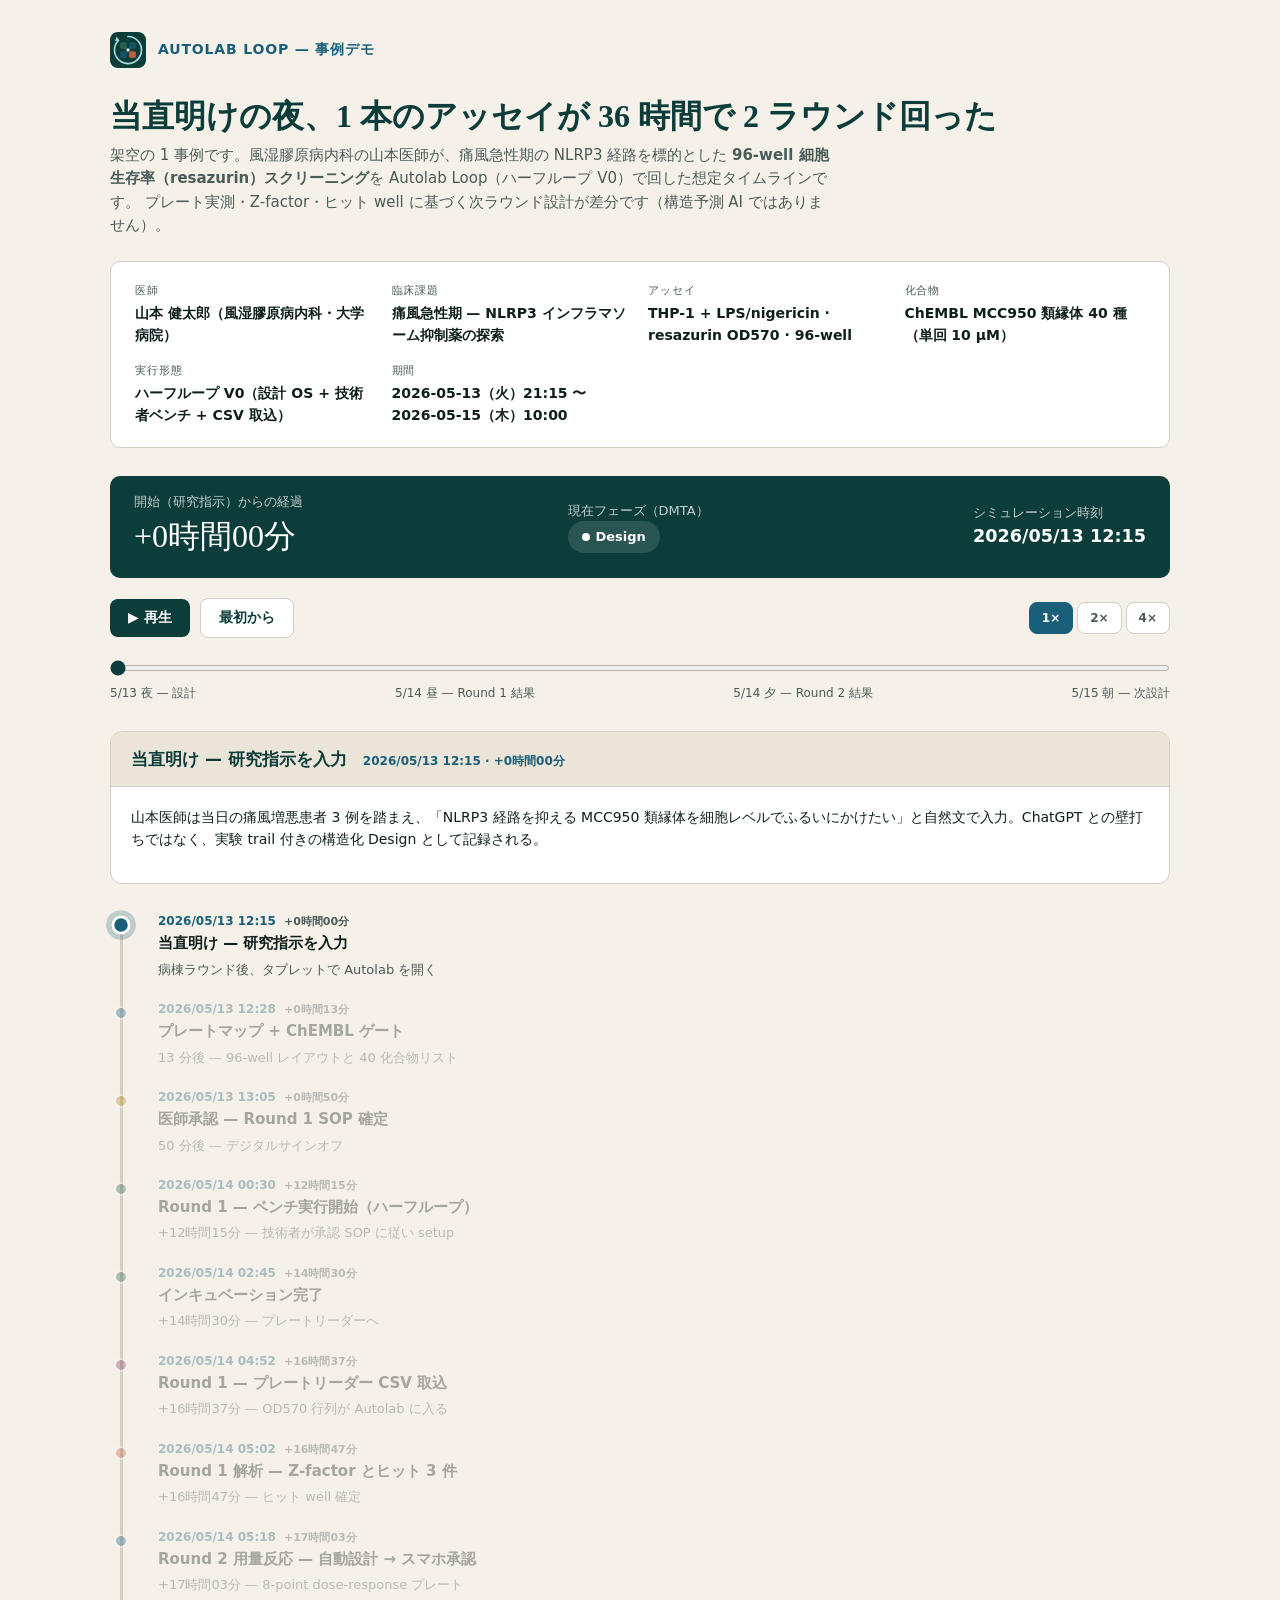
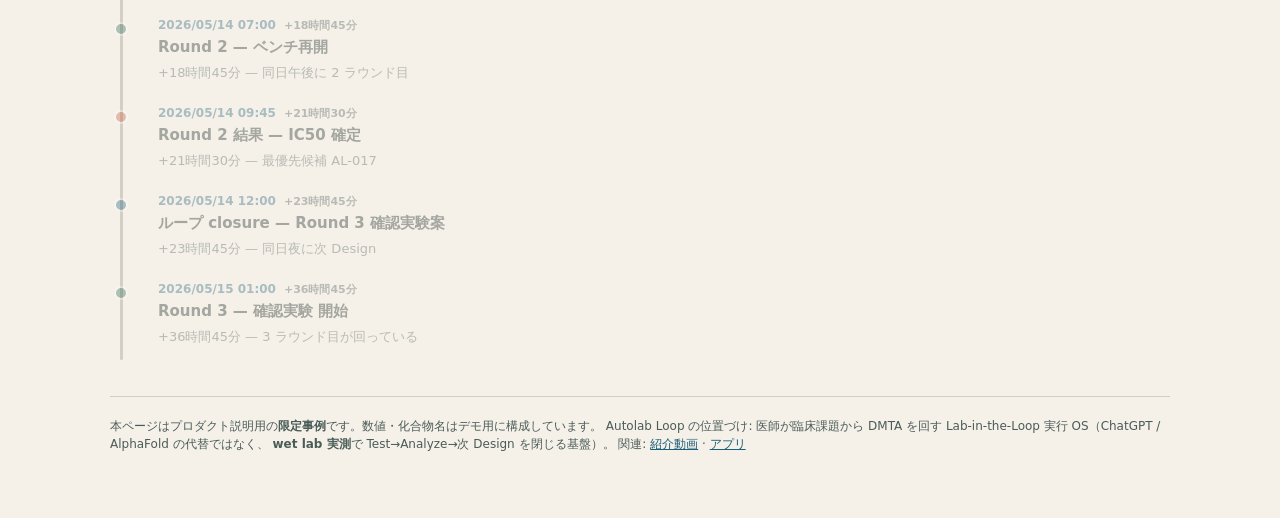
<file: promo/physician-timeline-example.html>
<!DOCTYPE html>
<html lang="ja">
<head>
  <meta charset="UTF-8" />
  <meta name="viewport" content="width=device-width, initial-scale=1.0" />
  <title>医師の 1 事例 — Autolab Loop 48 時間タイムライン</title>
  <link rel="icon" type="image/svg+xml" href="/brand/logo-icon.svg" />
  <style>
    :root {
      --ink: #0f1f1c;
      --ink-muted: #4a5c58;
      --paper: #f5f0e8;
      --paper-alt: #ebe4d8;
      --teal: #1a5f7a;
      --teal-dark: #0c3d3a;
      --green: #2d6a4f;
      --hit: #c45c3e;
      --rule: #d4cfc4;
      --design: #1a5f7a;
      --test: #2d6a4f;
      --analyze: #8b3a62;
      --approve: #b8860b;
      --serif: Georgia, 'Times New Roman', 'Yu Mincho', serif;
      --sans: system-ui, -apple-system, 'Segoe UI', sans-serif;
    }

    * { box-sizing: border-box; margin: 0; padding: 0; }

    body {
      font-family: var(--sans);
      background: var(--paper);
      color: var(--ink);
      line-height: 1.55;
      min-height: 100vh;
    }

    .page {
      max-width: 1100px;
      margin: 0 auto;
      padding: 32px 20px 64px;
    }

    .brand-bar {
      display: flex;
      align-items: center;
      gap: 12px;
      margin-bottom: 28px;
    }

    .brand-bar img { width: 36px; height: 36px; }
    .brand-bar span { font-size: 14px; color: var(--teal); font-weight: 700; letter-spacing: 0.06em; }

    h1 {
      font-family: var(--serif);
      font-size: clamp(1.5rem, 4vw, 2rem);
      color: var(--teal-dark);
      margin-bottom: 8px;
      line-height: 1.25;
    }

    .subtitle {
      color: var(--ink-muted);
      font-size: 15px;
      max-width: 720px;
      margin-bottom: 24px;
    }

    .case-card {
      background: #fff;
      border: 1px solid var(--rule);
      border-radius: 10px;
      padding: 20px 24px;
      margin-bottom: 28px;
      display: grid;
      grid-template-columns: repeat(auto-fit, minmax(200px, 1fr));
      gap: 16px;
    }

    .case-card dt { font-size: 11px; text-transform: uppercase; letter-spacing: 0.08em; color: var(--ink-muted); margin-bottom: 4px; }
    .case-card dd { font-size: 14px; font-weight: 600; }

    .elapsed-banner {
      background: var(--teal-dark);
      color: #fff;
      border-radius: 10px;
      padding: 16px 24px;
      display: flex;
      flex-wrap: wrap;
      align-items: center;
      justify-content: space-between;
      gap: 12px;
      margin-bottom: 20px;
    }

    .elapsed-banner .clock {
      font-family: var(--serif);
      font-size: 2rem;
      font-variant-numeric: tabular-nums;
    }

    .elapsed-banner .clock-label { font-size: 13px; opacity: 0.75; }

    .dmta-pill {
      display: inline-flex;
      align-items: center;
      gap: 6px;
      padding: 6px 14px;
      border-radius: 20px;
      font-size: 13px;
      font-weight: 700;
      background: rgba(255,255,255,0.12);
    }

    .dmta-pill::before {
      content: '';
      width: 8px;
      height: 8px;
      border-radius: 50%;
      background: currentColor;
    }

    .controls {
      display: flex;
      flex-wrap: wrap;
      align-items: center;
      gap: 10px;
      margin-bottom: 16px;
    }

    button {
      font-family: inherit;
      cursor: pointer;
      border: none;
      border-radius: 8px;
      padding: 10px 18px;
      font-size: 14px;
      font-weight: 600;
      transition: transform 0.12s, box-shadow 0.12s;
    }

    button:active { transform: scale(0.97); }

    .btn-primary {
      background: var(--teal-dark);
      color: #fff;
    }

    .btn-primary:hover { box-shadow: 0 4px 14px rgba(12,61,58,0.3); }

    .btn-secondary {
      background: #fff;
      color: var(--teal-dark);
      border: 1px solid var(--rule);
    }

    .speed-group {
      display: flex;
      gap: 4px;
      margin-left: auto;
    }

    .speed-group button {
      padding: 8px 12px;
      font-size: 12px;
      background: #fff;
      border: 1px solid var(--rule);
      color: var(--ink-muted);
    }

    .speed-group button.active {
      background: var(--teal);
      color: #fff;
      border-color: var(--teal);
    }

    .scrub-wrap {
      margin-bottom: 28px;
    }

    .scrub-wrap input[type="range"] {
      width: 100%;
      height: 6px;
      accent-color: var(--teal-dark);
      cursor: pointer;
    }

    .scrub-labels {
      display: flex;
      justify-content: space-between;
      font-size: 12px;
      color: var(--ink-muted);
      margin-top: 6px;
    }

    .timeline-track {
      position: relative;
      padding-left: 28px;
      margin-bottom: 28px;
    }

    .timeline-track::before {
      content: '';
      position: absolute;
      left: 10px;
      top: 8px;
      bottom: 8px;
      width: 3px;
      background: var(--rule);
      border-radius: 2px;
    }

    .timeline-progress {
      position: absolute;
      left: 10px;
      top: 8px;
      width: 3px;
      background: var(--teal);
      border-radius: 2px;
      height: 0;
      transition: height 0.35s ease;
    }

    .tl-item {
      position: relative;
      padding: 0 0 20px 20px;
      opacity: 0.35;
      transition: opacity 0.3s;
    }

    .tl-item.reached { opacity: 1; }
    .tl-item.current .tl-dot { transform: scale(1.35); box-shadow: 0 0 0 4px rgba(26,95,122,0.25); }

    .tl-dot {
      position: absolute;
      left: -24px;
      top: 6px;
      width: 14px;
      height: 14px;
      border-radius: 50%;
      background: var(--rule);
      border: 2px solid #fff;
      transition: transform 0.25s, background 0.25s;
    }

    .tl-item.reached .tl-dot { background: var(--teal); }
    .tl-item.phase-design .tl-dot { background: var(--design); }
    .tl-item.phase-approve .tl-dot { background: var(--approve); }
    .tl-item.phase-test .tl-dot { background: var(--test); }
    .tl-item.phase-analyze .tl-dot { background: var(--analyze); }
    .tl-item.phase-hit .tl-dot { background: var(--hit); }

    .tl-time {
      font-size: 12px;
      font-weight: 700;
      color: var(--teal);
      font-variant-numeric: tabular-nums;
    }

    .tl-elapsed {
      font-size: 11px;
      color: var(--ink-muted);
      margin-left: 8px;
    }

    .tl-title {
      font-weight: 700;
      font-size: 15px;
      margin: 2px 0 4px;
    }

    .tl-desc {
      font-size: 13px;
      color: var(--ink-muted);
    }

    .detail-panel {
      background: #fff;
      border: 1px solid var(--rule);
      border-radius: 12px;
      overflow: hidden;
      margin-bottom: 28px;
    }

    .detail-header {
      background: var(--paper-alt);
      padding: 14px 20px;
      border-bottom: 1px solid var(--rule);
      display: flex;
      flex-wrap: wrap;
      align-items: baseline;
      gap: 8px 16px;
    }

    .detail-header h2 { font-size: 17px; color: var(--teal-dark); }

    .detail-body { padding: 20px; }

    .detail-body p { font-size: 14px; margin-bottom: 12px; }

    .metrics {
      display: grid;
      grid-template-columns: repeat(auto-fit, minmax(140px, 1fr));
      gap: 12px;
      margin: 16px 0;
    }

    .metric {
      background: var(--paper);
      border-radius: 8px;
      padding: 12px;
      text-align: center;
    }

    .metric .val {
      font-family: var(--serif);
      font-size: 1.5rem;
      font-weight: 700;
      color: var(--teal-dark);
    }

    .metric .val.hit { color: var(--hit); }
    .metric .val.good { color: var(--green); }

    .metric .lbl { font-size: 11px; color: var(--ink-muted); margin-top: 4px; }

    .plate-mini {
      display: grid;
      grid-template-columns: repeat(12, 1fr);
      gap: 3px;
      max-width: 360px;
      margin: 12px 0;
    }

    .well {
      aspect-ratio: 1;
      border-radius: 3px;
      background: #e8e4dc;
      font-size: 0;
    }

    .well.ctrl-pos { background: #4a9e6a; }
    .well.ctrl-neg { background: #8b9aab; }
    .well.hit { background: var(--hit); }
    .well.compound { background: #7eb8c9; }

    .hit-table {
      width: 100%;
      border-collapse: collapse;
      font-size: 13px;
      margin-top: 12px;
    }

    .hit-table th {
      text-align: left;
      padding: 8px 10px;
      background: var(--teal-dark);
      color: #fff;
      font-weight: 600;
    }

    .hit-table td {
      padding: 8px 10px;
      border-bottom: 1px solid var(--rule);
    }

    .hit-table tr:nth-child(even) td { background: var(--paper); }

    .footnote {
      font-size: 12px;
      color: var(--ink-muted);
      border-top: 1px solid var(--rule);
      padding-top: 20px;
      margin-top: 12px;
    }

    .footnote a { color: var(--teal); }

    @media (max-width: 600px) {
      .speed-group { margin-left: 0; width: 100%; }
      .elapsed-banner .clock { font-size: 1.5rem; }
    }
  </style>
</head>
<body>
  <div class="page">
    <div class="brand-bar">
      <img src="/brand/logo-icon.svg" alt="" />
      <span>AUTOLAB LOOP — 事例デモ</span>
    </div>

    <h1>当直明けの夜、1 本のアッセイが 36 時間で 2 ラウンド回った</h1>
    <p class="subtitle">
      架空の 1 事例です。風湿膠原病内科の山本医師が、痛風急性期の NLRP3 経路を標的とした
      <strong>96-well 細胞生存率（resazurin）スクリーニング</strong>を Autolab Loop（ハーフループ V0）で回した想定タイムラインです。
      プレート実測・Z-factor・ヒット well に基づく次ラウンド設計が差分です（構造予測 AI ではありません）。
    </p>

    <dl class="case-card">
      <div><dt>医師</dt><dd>山本 健太郎（風湿膠原病内科・大学病院）</dd></div>
      <div><dt>臨床課題</dt><dd>痛風急性期 — NLRP3 インフラマソーム抑制薬の探索</dd></div>
      <div><dt>アッセイ</dt><dd>THP-1 + LPS/nigericin · resazurin OD570 · 96-well</dd></div>
      <div><dt>化合物</dt><dd>ChEMBL MCC950 類縁体 40 種（単回 10 µM）</dd></div>
      <div><dt>実行形態</dt><dd>ハーフループ V0（設計 OS + 技術者ベンチ + CSV 取込）</dd></div>
      <div><dt>期間</dt><dd>2026-05-13（火）21:15 〜 2026-05-15（木）10:00</dd></div>
    </dl>

    <div class="elapsed-banner">
      <div>
        <div class="clock-label">開始（研究指示）からの経過</div>
        <div class="clock" id="elapsed-display">+0時間00分</div>
      </div>
      <div>
        <div class="clock-label">現在フェーズ（DMTA）</div>
        <div class="dmta-pill" id="dmta-display">Design</div>
      </div>
      <div>
        <div class="clock-label">シミュレーション時刻</div>
        <div style="font-size:1.1rem;font-weight:700" id="sim-clock">2026/05/13 21:15</div>
      </div>
    </div>

    <div class="controls">
      <button class="btn-primary" id="btn-play" type="button">▶ 再生</button>
      <button class="btn-secondary" id="btn-reset" type="button">最初から</button>
      <div class="speed-group" id="speed-group">
        <button type="button" data-speed="1" class="active">1×</button>
        <button type="button" data-speed="2">2×</button>
        <button type="button" data-speed="4">4×</button>
      </div>
    </div>

    <div class="scrub-wrap">
      <input type="range" id="scrubber" min="0" max="11" value="0" step="1" />
      <div class="scrub-labels">
        <span>5/13 夜 — 設計</span>
        <span>5/14 昼 — Round 1 結果</span>
        <span>5/14 夕 — Round 2 結果</span>
        <span>5/15 朝 — 次設計</span>
      </div>
    </div>

    <div class="detail-panel" id="detail-panel">
      <div class="detail-header">
        <h2 id="detail-title">イベントを選択するか再生してください</h2>
        <span class="tl-time" id="detail-time"></span>
      </div>
      <div class="detail-body" id="detail-body">
        <p>スライダーを動かすか「再生」で、医師が夜に実験を提案してから結果が返り、再び実験が回るまでの流れを追えます。</p>
      </div>
    </div>

    <div class="timeline-track" id="timeline">
      <div class="timeline-progress" id="timeline-progress"></div>
    </div>

    <p class="footnote">
      本ページはプロダクト説明用の<strong>限定事例</strong>です。数値・化合物名はデモ用に構成しています。
      Autolab Loop の位置づけ: 医師が臨床課題から DMTA を回す Lab-in-the-Loop 実行 OS（ChatGPT / AlphaFold の代替ではなく、
      <strong>wet lab 実測</strong>で Test→Analyze→次 Design を閉じる基盤）。
      関連: <a href="autolab-intro.html">紹介動画</a> ·
      <a href="/login">アプリ</a>
    </p>
  </div>

  <script>
    (function () {
      const T0 = new Date('2026-05-13T21:15:00+09:00');

      const EVENTS = [
        {
          id: 'design-start',
          at: '2026-05-13T21:15:00+09:00',
          phase: 'design',
          dmta: 'Design',
          title: '当直明け — 研究指示を入力',
          short: '病棟ラウンド後、タブレットで Autolab を開く',
          desc: '山本医師は当日の痛風増悪患者 3 例を踏まえ、「NLRP3 経路を抑える MCC950 類縁体を細胞レベルでふるいにかけたい」と自然文で入力。ChatGPT との壁打ちではなく、実験 trail 付きの構造化 Design として記録される。',
          detail: null
        },
        {
          id: 'design-map',
          at: '2026-05-13T21:28:00+09:00',
          phase: 'design',
          dmta: 'Design',
          title: 'プレートマップ + ChEMBL ゲート',
          short: '13 分後 — 96-well レイアウトと 40 化合物リスト',
          desc: 'Autolab が 96-well プレートマップ（pos/neg/vehicle 各 8 well）と 40 化合物（ChEMBL ID 付き）を提案。ゲートで溶解度フラグ 2 化合物を除外し、代替 2 種に差し替え。',
          detail: {
            metrics: [
              { label: '提案化合物', value: '40', cls: '' },
              { label: 'ゲート除外', value: '2', cls: '' },
              { label: 'プレート', value: '96-well', cls: '' }
            ]
          }
        },
        {
          id: 'approve-r1',
          at: '2026-05-13T22:05:00+09:00',
          phase: 'approve',
          dmta: 'Design',
          title: '医師承認 — Round 1 SOP 確定',
          short: '50 分後 — デジタルサインオフ',
          desc: 'SOP PDF（培養条件: THP-1, LPS 100 ng/mL 4h → nigericin 10 µM 45min → resazurin 2h → OD570）を確認し承認。監査 trail に「山本 · 22:05 JST」が刻まれる。ベンチは翌朝、技術者の佐藤さんが実行。',
          detail: {
            metrics: [
              { label: '承認まで', value: '50分', cls: '' },
              { label: '次アクション', value: '翌朝ベンチ', cls: '' }
            ]
          }
        },
        {
          id: 'bench-r1',
          at: '2026-05-14T09:30:00+09:00',
          phase: 'test',
          dmta: 'Test',
          title: 'Round 1 — ベンチ実行開始（ハーフループ）',
          short: '+12時間15分 — 技術者が承認 SOP に従い setup',
          desc: '佐藤技術者がタブレットのステップガイドに沿って移液。OT-2 は未導入（V0）。ミス防止のため well 照合 QR を各列で読み取り。培養・刺激・試薬添加は手作業だが、記録は Autolab に自動同期。',
          detail: null
        },
        {
          id: 'incubate-r1',
          at: '2026-05-14T11:45:00+09:00',
          phase: 'test',
          dmta: 'Test',
          title: 'インキュベーション完了',
          short: '+14時間30分 — プレートリーダーへ',
          desc: '最終 resazurin 2h 終了。プレートを BioTek Synergy H1 へ搬送。読み取り予約 13:40。',
          detail: null
        },
        {
          id: 'read-r1',
          at: '2026-05-14T13:52:00+09:00',
          phase: 'analyze',
          dmta: 'Analyze',
          title: 'Round 1 — プレートリーダー CSV 取込',
          short: '+16時間37分 — OD570 行列が Autolab に入る',
          desc: 'USB 経由で export した CSV を共有フォルダに置くと、12 秒でパース完了。384/96 形式自動判定。陽性対照（MCC950 10 µM）平均 OD 0.41、陰性（DMSO）平均 1.02。',
          detail: null
        },
        {
          id: 'result-r1',
          at: '2026-05-14T14:02:00+09:00',
          phase: 'hit',
          dmta: 'Analyze',
          title: 'Round 1 解析 — Z-factor とヒット 3 件',
          short: '+16時間47分 — ヒット well 確定',
          desc: 'Z-factor = 0.58（良好）。% inhibition > 60% かつ SNR > 3 の条件で 3 ヒット。ヒット ranking はプレート実測値のみ（in silico 予測は使わない）。',
          detail: {
            metrics: [
              { label: 'Z-factor', value: '0.58', cls: 'good' },
              { label: 'ヒット数', value: '3 / 40', cls: 'hit' },
              { label: '最優先', value: 'AL-017', cls: 'hit' }
            ],
            plate: true,
            hits: [
              { well: 'H07', id: 'AL-017', chembl: 'CHEMBL3989886', inh: '71%', note: 'MCC950 類縁 · 最高活性' },
              { well: 'B11', id: 'AL-012', chembl: 'CHEMBL3709842', inh: '68%', note: '2 位' },
              { well: 'F04', id: 'AL-031', chembl: 'CHEMBL4521091', inh: '65%', note: '3 位' }
            ]
          }
        },
        {
          id: 'design-r2',
          at: '2026-05-14T14:18:00+09:00',
          phase: 'design',
          dmta: 'Design',
          title: 'Round 2 用量反応 — 自動設計 → スマホ承認',
          short: '+17時間03分 — 8-point dose-response プレート',
          desc: '上位 3 化合物 + MCC950 参照で 8 点希釈（0.01–10 µM）の 96-well マップを生成。山本医師は外来の合間にスマホで 16 分以内に承認。',
          detail: {
            metrics: [
              { label: 'Round 2 化合物', value: '4', cls: '' },
              { label: '希釈点', value: '8点', cls: '' },
              { label: '設計→承認', value: '16分', cls: 'good' }
            ]
          }
        },
        {
          id: 'bench-r2',
          at: '2026-05-14T16:00:00+09:00',
          phase: 'test',
          dmta: 'Test',
          title: 'Round 2 — ベンチ再開',
          short: '+18時間45分 — 同日午後に 2 ラウンド目',
          desc: '佐藤技術者が午後枠で Round 2 を setup。同一 SOP ベースで刺激条件は固定。化合物のみ用量系列に変更。',
          detail: null
        },
        {
          id: 'result-r2',
          at: '2026-05-14T18:45:00+09:00',
          phase: 'hit',
          dmta: 'Analyze',
          title: 'Round 2 結果 — IC50 確定',
          short: '+21時間30分 — 最優先候補 AL-017',
          desc: '4PL フィット完了。AL-017 の IC50 = 0.82 µM（MCC950 参照 0.61 µM）。Z\'-factor 0.54。山本医師にプッシュ通知。「確認実験（12 well）を回しますか？」',
          detail: {
            metrics: [
              { label: 'AL-017 IC50', value: '0.82µM', cls: 'hit' },
              { label: 'MCC950 IC50', value: '0.61µM', cls: '' },
              { label: 'Z\'-factor', value: '0.54', cls: 'good' }
            ],
            hits: [
              { well: '—', id: 'AL-017', chembl: 'CHEMBL3989886', inh: 'IC50 0.82µM', note: '次ラウンド推奨' },
              { well: '—', id: 'AL-012', chembl: 'CHEMBL3709842', inh: 'IC50 2.1µM', note: 'バックアップ' },
              { well: '—', id: 'AL-031', chembl: 'CHEMBL4521091', inh: 'IC50 4.8µM', note: '保留' }
            ]
          }
        },
        {
          id: 'design-r3',
          at: '2026-05-14T21:00:00+09:00',
          phase: 'design',
          dmta: 'Design',
          title: 'ループ closure — Round 3 確認実験案',
          short: '+23時間45分 — 同日夜に次 Design',
          desc: 'Autolab が AL-017 の triplicate 確認（12 well）+ 新規 ChEMBL 類縁体 12 候補（Round 1 ヒット周辺の SAR 展開）を提案。翌朝実行予約。',
          detail: {
            metrics: [
              { label: '確認 well', value: '12', cls: '' },
              { label: '新規候補', value: '12', cls: '' },
              { label: '累計ラウンド', value: '2→3', cls: '' }
            ]
          }
        },
        {
          id: 'bench-r3',
          at: '2026-05-15T10:00:00+09:00',
          phase: 'test',
          dmta: 'Test',
          title: 'Round 3 — 確認実験 開始',
          short: '+36時間45分 — 3 ラウンド目が回っている',
          desc: '木曜午前、確認プレートがベンチで開始。ここまでのサイクル: 火曜夜の 1 行指示 → 水曜 Round 1 結果 → 水曜夕 Round 2 IC50 → 木曜朝 Round 3 実行中。DMTA ループが「Excel + 口頭引き継ぎ」より速く閉じている状態。',
          detail: {
            metrics: [
              { label: '指示→R1結果', value: '≈17h', cls: 'good' },
              { label: 'R1→R2結果', value: '≈5h', cls: 'good' },
              { label: '合計サイクル', value: '36h45m', cls: '' }
            ]
          }
        }
      ];

      const HIT_WELLS = { 'H07': true, 'B11': true, 'F04': true };
      const ROWS = 'ABCDEFGH';
      const COLS = 12;

      let index = 0;
      let playing = false;
      let playTimer = null;
      let speed = 1;

      const el = {
        timeline: document.getElementById('timeline'),
        progress: document.getElementById('timeline-progress'),
        scrubber: document.getElementById('scrubber'),
        elapsed: document.getElementById('elapsed-display'),
        dmta: document.getElementById('dmta-display'),
        simClock: document.getElementById('sim-clock'),
        detailTitle: document.getElementById('detail-title'),
        detailTime: document.getElementById('detail-time'),
        detailBody: document.getElementById('detail-body'),
        btnPlay: document.getElementById('btn-play'),
        btnReset: document.getElementById('btn-reset'),
        speedGroup: document.getElementById('speed-group')
      };

      function msFromStart(iso) {
        return new Date(iso) - T0;
      }

      function formatElapsed(ms) {
        const neg = ms < 0;
        const abs = Math.abs(ms);
        const h = Math.floor(abs / 3600000);
        const m = Math.floor((abs % 3600000) / 60000);
        return (neg ? '−' : '+') + h + '時間' + String(m).padStart(2, '0') + '分';
      }

      function formatSim(iso) {
        const d = new Date(iso);
        const p = (n) => String(n).padStart(2, '0');
        return d.getFullYear() + '/' + p(d.getMonth() + 1) + '/' + p(d.getDate()) + ' ' +
          p(d.getHours()) + ':' + p(d.getMinutes());
      }

      function buildPlate() {
        const grid = document.createElement('div');
        grid.className = 'plate-mini';
        for (let r = 0; r < 8; r++) {
          for (let c = 1; c <= COLS; c++) {
            const wellId = ROWS[r] + String(c).padStart(2, '0');
            const cell = document.createElement('div');
            cell.className = 'well';
            cell.title = wellId;
            if (c <= 2) cell.classList.add('ctrl-neg');
            else if (c === 3 || c === 4) cell.classList.add('ctrl-pos');
            else if (HIT_WELLS[wellId]) cell.classList.add('hit');
            else if (c >= 5) cell.classList.add('compound');
            grid.appendChild(cell);
          }
        }
        return grid;
      }

      function renderDetail(ev) {
        el.detailTitle.textContent = ev.title;
        el.detailTime.textContent = formatSim(ev.at) + ' · ' + formatElapsed(msFromStart(ev.at));
        let html = '<p>' + ev.desc + '</p>';
        const d = ev.detail;
        if (d) {
          if (d.metrics) {
            html += '<div class="metrics">';
            d.metrics.forEach(function (m) {
              html += '<div class="metric"><div class="val ' + (m.cls || '') + '">' + m.value +
                '</div><div class="lbl">' + m.label + '</div></div>';
            });
            html += '</div>';
          }
          if (d.plate) {
            html += '<p><strong>Round 1 プレート（ヒット well 赤）</strong></p>';
            const wrap = document.createElement('div');
            el.detailBody.innerHTML = html;
            el.detailBody.appendChild(buildPlate());
            html = '';
          }
          if (d.hits) {
            html += '<table class="hit-table"><thead><tr><th>Well</th><th>ID</th><th>ChEMBL</th><th>活性</th><th>備考</th></tr></thead><tbody>';
            d.hits.forEach(function (h) {
              html += '<tr><td>' + h.well + '</td><td>' + h.id + '</td><td>' + h.chembl +
                '</td><td>' + h.inh + '</td><td>' + h.note + '</td></tr>';
            });
            html += '</tbody></table>';
          }
        }
        if (html) el.detailBody.innerHTML = html;
      }

      function renderTimelineItems() {
        EVENTS.forEach(function (ev, i) {
          const item = document.createElement('div');
          item.className = 'tl-item phase-' + ev.phase;
          item.dataset.index = i;
          item.innerHTML =
            '<div class="tl-dot"></div>' +
            '<div class="tl-time">' + formatSim(ev.at) +
            '<span class="tl-elapsed">' + formatElapsed(msFromStart(ev.at)) + '</span></div>' +
            '<div class="tl-title">' + ev.title + '</div>' +
            '<div class="tl-desc">' + ev.short + '</div>';
          item.addEventListener('click', function () {
            stopPlay();
            goTo(i);
          });
          el.timeline.appendChild(item);
        });
      }

      function goTo(i) {
        index = Math.max(0, Math.min(EVENTS.length - 1, i));
        const ev = EVENTS[index];
        el.scrubber.value = index;
        el.elapsed.textContent = formatElapsed(msFromStart(ev.at));
        el.dmta.textContent = ev.dmta;
        el.simClock.textContent = formatSim(ev.at);
        renderDetail(ev);

        const items = el.timeline.querySelectorAll('.tl-item');
        items.forEach(function (node, j) {
          node.classList.toggle('reached', j <= index);
          node.classList.toggle('current', j === index);
        });

        const track = el.timeline;
        const totalH = track.scrollHeight - 16;
        const frac = index / (EVENTS.length - 1);
        el.progress.style.height = (frac * totalH) + 'px';

        const current = items[index];
        if (current) current.scrollIntoView({ behavior: 'smooth', block: 'nearest' });
      }

      function stopPlay() {
        playing = false;
        el.btnPlay.textContent = '▶ 再生';
        if (playTimer) {
          clearInterval(playTimer);
          playTimer = null;
        }
      }

      function startPlay() {
        if (index >= EVENTS.length - 1) index = -1;
        playing = true;
        el.btnPlay.textContent = '⏸ 一時停止';
        const stepMs = 2200 / speed;
        playTimer = setInterval(function () {
          if (index >= EVENTS.length - 1) {
            stopPlay();
            return;
          }
          goTo(index + 1);
        }, stepMs);
      }

      function togglePlay() {
        if (playing) stopPlay();
        else startPlay();
      }

      el.btnPlay.addEventListener('click', togglePlay);
      el.btnReset.addEventListener('click', function () {
        stopPlay();
        goTo(0);
      });

      el.scrubber.addEventListener('input', function () {
        stopPlay();
        goTo(Number(el.scrubber.value));
      });

      el.speedGroup.addEventListener('click', function (e) {
        const btn = e.target.closest('button[data-speed]');
        if (!btn) return;
        speed = Number(btn.dataset.speed);
        el.speedGroup.querySelectorAll('button').forEach(function (b) {
          b.classList.toggle('active', b === btn);
        });
        if (playing) {
          stopPlay();
          startPlay();
        }
      });

      el.scrubber.max = EVENTS.length - 1;
      renderTimelineItems();
      goTo(0);
    })();
  </script>
</body>
</html>
</file>
<file: assets/HomeLayout-BDokCQmb.css>
.home-site{--ink:#0f1f1c;--ink-muted:#4a5c58;--paper:#f5f0e8;--paper-alt:#ebe4d8;--teal:#1a5f7a;--teal-dark:#0c3d3a;--green:#2d6a4f;--hit:#c45c3e;--rule:#d4cfc4;--serif:Georgia, "Times New Roman", "Yu Mincho", "Hiragino Mincho ProN", serif;--sans:system-ui, -apple-system, "Segoe UI", sans-serif;scroll-behavior:smooth;color:var(--ink);font-family:var(--sans);background:var(--paper);line-height:1.65}.home-container{max-width:1120px;margin:0 auto;padding:0 1.5rem}.home-kicker{letter-spacing:.14em;text-transform:uppercase;color:var(--teal);margin-bottom:.75rem;font-size:.72rem;font-weight:600}.home-kicker--light{color:#ffffff8c}.home-section h2{font-family:var(--serif);margin:0 0 1rem;font-size:clamp(1.65rem,3.5vw,2.35rem);font-weight:600;line-height:1.3}.home-section-lead{color:var(--ink-muted);max-width:42rem;margin:0 0 2rem;font-size:1.02rem}.home-section-lead--light{color:#ffffffb8}.home-section{padding:5rem 0}.home-section--alt{background:var(--paper-alt)}.home-section--dark{background:var(--teal-dark);color:#fff}.home-section--dark h2{color:#fff}.home-hero--minimal{background:var(--paper);min-height:auto;padding:7rem 0 3rem}.home-hero-glow--soft{opacity:.45;background:radial-gradient(70% 50% at 50% 0,#1a5f7a1f,#0000)}.home-hero-minimal-inner{text-align:center;flex-direction:column;align-items:center;gap:2.5rem;display:flex}.home-hero--minimal h1{font-family:var(--serif);letter-spacing:-.02em;margin:0 0 1rem;font-size:clamp(2.2rem,5.5vw,3.25rem);font-weight:600;line-height:1.2}.home-hero--minimal h1 em{color:var(--teal-dark);font-style:italic}.home-hero-tagline{color:var(--ink-muted);margin:0 0 1.75rem;font-size:1.05rem;line-height:1.6}.home-hero-minimal-visual{width:100%;max-width:520px}.home-hero-minimal-visual .lab-loop-scene{border-radius:12px;overflow:hidden;box-shadow:0 24px 48px #0c3d3a14}.home-block{border-top:1px solid var(--rule);padding:4rem 0}.home-block--alt{background:var(--paper-alt)}.home-block-inner{max-width:880px}.home-block-head{margin-bottom:2rem}.home-block-num{letter-spacing:.2em;color:var(--teal);margin-bottom:.65rem;font-size:.7rem;font-weight:600;display:block}.home-block-head h2{font-family:var(--serif);letter-spacing:-.01em;margin:0 0 .65rem;font-size:clamp(1.5rem,3vw,2rem);font-weight:600}.home-block-head p{color:var(--ink-muted);max-width:32rem;margin:0;font-size:.98rem;line-height:1.65}.home-block-note{color:var(--ink-muted);margin:1.5rem 0 0;font-size:.88rem;line-height:1.55}.home-dmta-strip{grid-template-columns:repeat(2,1fr);gap:.75rem;display:grid}@media (width>=720px){.home-dmta-strip{grid-template-columns:repeat(4,1fr);gap:0}}.home-dmta-item{border:1px solid var(--rule);background:#fff;border-radius:8px;align-items:flex-start;gap:.75rem;padding:1.25rem 1rem;display:flex;position:relative}@media (width>=720px){.home-dmta-item{border:none;border-right:1px solid var(--rule);background:0 0;border-radius:0;padding:0 1.25rem}.home-dmta-item:first-child{padding-left:0}.home-dmta-item:last-child{border-right:none;padding-right:0}}.home-dmta-letter{font-family:var(--serif);color:var(--teal-dark);font-size:1.75rem;font-weight:600;line-height:1}.home-dmta-item strong{margin-bottom:.15rem;font-size:.92rem;display:block}.home-dmta-item span{color:var(--ink-muted);font-size:.8rem}.home-dmta-sep{display:none}.home-tag-list{flex-wrap:wrap;gap:.5rem;margin:0;padding:0;list-style:none;display:flex}.home-tag-list li{border:1px solid var(--rule);color:var(--ink);background:#fff;border-radius:999px;padding:.45rem .85rem;font-size:.84rem}.home-block--alt .home-tag-list li{background:var(--paper)}.home-outcome-cards{grid-template-columns:1fr;gap:1rem;display:grid}@media (width>=720px){.home-outcome-cards{grid-template-columns:repeat(3,1fr)}}.home-outcome-card{border:1px solid var(--rule);background:#fff;border-radius:8px;padding:1.5rem}.home-block--alt .home-outcome-card{background:var(--paper)}.home-outcome-card h3{font-family:var(--serif);color:var(--teal-dark);margin:0 0 .5rem;font-size:1.05rem}.home-outcome-card p{color:var(--ink-muted);margin:0;font-size:.86rem;line-height:1.55}.home-flow-line{border-top:1px solid var(--rule);flex-wrap:wrap;justify-content:center;align-items:center;gap:.35rem .5rem;margin-top:2rem;padding-top:2rem;display:flex}.home-flow-step{color:var(--ink-muted);align-items:center;gap:.5rem;font-size:.82rem;display:inline-flex}.home-flow-arrow{color:var(--teal);opacity:.6}.home-cta--minimal{text-align:center;padding:3.5rem 0}.home-cta--minimal h2{font-family:var(--serif);margin:0 0 1.25rem;font-size:1.5rem}.home-cta--minimal p{display:none}.home-footer--minimal{text-align:center;border-top:1px solid var(--rule);padding:2rem 0 2.5rem}.home-footer--minimal>.home-container>p:first-child{font-family:var(--serif);margin:0 0 .5rem;font-size:.95rem}.home-footer--minimal .home-footer-disclaimer{max-width:28rem;margin:0 auto;font-size:.75rem}.home-value-grid{grid-template-columns:1fr;gap:1.25rem;display:grid}@media (width>=768px){.home-value-grid{grid-template-columns:repeat(3,1fr)}}.home-value-card{border:1px solid var(--rule);background:#fff;border-radius:4px;padding:1.75rem}.home-value-icon{color:var(--teal);margin-bottom:1rem}.home-value-card h3{font-family:var(--serif);margin:0 0 .65rem;font-size:1.15rem}.home-value-card p{color:var(--ink-muted);margin:0;font-size:.92rem;line-height:1.6}.home-focus-dmta{flex-direction:column;gap:.75rem;margin-top:2rem;display:flex}@media (width>=900px){.home-focus-dmta{flex-flow:wrap;align-items:stretch}}.home-focus-dmta-step{opacity:.55;background:#ffffff0d;border:1px solid #ffffff26;border-radius:4px;flex:1;align-items:flex-start;gap:.75rem;min-width:200px;padding:1.1rem 1rem;transition:opacity .25s,border-color .25s,background .25s;display:flex}.home-focus-dmta-step.is-active{opacity:1;background:#ffffff1a;border-color:#a8dadc80}.home-focus-dmta-letter{color:var(--step-color,#a8dadc);font-size:1.5rem;font-weight:800;line-height:1}.home-focus-dmta-step strong{color:#fff;margin-bottom:.25rem;font-size:.95rem;display:block}.home-focus-dmta-step p{color:#ffffffb8;margin:0;font-size:.82rem;line-height:1.45}.home-focus-dmta-arrow{color:#ffffff59;flex-shrink:0;margin-top:.35rem;display:none}@media (width>=900px){.home-focus-dmta-arrow{display:block}}.home-focus-dmta-loop{color:#ffffff8c;justify-content:center;align-items:center;gap:.4rem;width:100%;padding:.5rem;font-size:.78rem;display:flex}.home-focus-built{grid-template-columns:1fr;gap:.65rem;margin:0;padding:0;list-style:none;display:grid}@media (width>=640px){.home-focus-built{grid-template-columns:repeat(2,1fr)}}.home-focus-built li{border:1px solid var(--rule);background:#fff;border-radius:4px;align-items:flex-start;gap:.65rem;padding:1rem 1.1rem;display:flex}.home-focus-built li svg{color:var(--green);flex-shrink:0;margin-top:.1rem}.home-focus-built strong{margin-bottom:.15rem;font-size:.92rem;display:block}.home-focus-built span{color:var(--ink-muted);font-size:.82rem;line-height:1.45}.home-focus-outcomes{grid-template-columns:1fr;gap:1rem;margin-bottom:2rem;display:grid}@media (width>=768px){.home-focus-outcomes{grid-template-columns:repeat(2,1fr)}}.home-focus-outcome{border:1px solid var(--rule);background:#fff;border-radius:4px;padding:1.5rem}.home-focus-outcome svg{color:var(--teal);margin-bottom:.75rem}.home-focus-outcome h3{font-family:var(--serif);margin:0 0 .5rem;font-size:1.1rem}.home-focus-outcome p{color:var(--ink-muted);margin:0;font-size:.88rem;line-height:1.55}.home-focus-example{background:var(--teal-dark);color:#fff;border-radius:4px;padding:1.5rem 1.75rem}.home-focus-example h3{font-family:var(--serif);color:#fff;margin:0 0 1rem;font-size:1.05rem}.home-focus-example ol{flex-direction:column;gap:.85rem;margin:0;padding:0;list-style:none;display:flex}.home-focus-example li{border-left:2px solid #a8dadc73;flex-direction:column;gap:.2rem;padding-left:1rem;display:flex}.home-focus-example strong{letter-spacing:.06em;text-transform:uppercase;color:#a8dadc;font-size:.78rem}.home-focus-example span{color:#ffffffe0;font-size:.92rem;line-height:1.5}.home-btn{cursor:pointer;border:none;border-radius:3px;justify-content:center;align-items:center;padding:.65rem 1.35rem;font-size:.9rem;font-weight:600;text-decoration:none;transition:background .15s,color .15s,border-color .15s;display:inline-flex}.home-btn--solid{background:var(--teal-dark);color:#fff!important}.home-btn--solid:hover{background:#0a302e}.home-btn--ghost{border:1px solid var(--teal-dark);background:0 0;color:var(--teal-dark)!important}.home-btn--ghost:hover{background:#0c3d3a0f}.home-btn--light.home-btn--solid{background:#fff;color:var(--teal-dark)!important}.home-btn--light.home-btn--ghost{border-color:#ffffff80;color:#fff!important}.home-nav{z-index:100;transition:background .2s,box-shadow .2s;position:fixed;top:0;left:0;right:0}.home-nav--scrolled{-webkit-backdrop-filter:blur(10px);backdrop-filter:blur(10px);box-shadow:0 1px 0 var(--rule);background:#f5f0e8f0}.home-nav-inner{align-items:center;gap:1rem;max-width:1120px;margin:0 auto;padding:.85rem 1.5rem;display:flex}.home-nav-brand{cursor:pointer;text-align:left;background:0 0;border:none;flex:0 auto;align-items:center;min-width:0;max-width:min(200px,48vw);padding:0;text-decoration:none;display:inline-flex}.home-nav-logo{object-fit:contain;object-position:left center;max-width:100%;display:block;width:auto!important}.home-nav-logo--full{height:34px!important}.home-nav-brand-compact{align-items:center;gap:.4rem;min-width:0;display:none}.home-nav-logo--icon{flex-shrink:0;width:22px!important;height:22px!important}.home-nav-brand-name{font-family:var(--serif);letter-spacing:-.02em;color:var(--ink);white-space:nowrap;font-size:.92rem;font-weight:650;line-height:1}.home-nav-mark{font-family:var(--serif);color:var(--ink);font-size:1.15rem;font-weight:600;display:block}.home-nav-tag{letter-spacing:.06em;color:var(--ink-muted);font-size:.65rem;display:block}.home-nav-links{flex:1;justify-content:center;gap:.25rem;display:none}@media (width>=900px){.home-nav-links{display:flex}}.home-nav-links a{color:var(--ink-muted);cursor:pointer;white-space:nowrap;background:0 0;border:none;border-radius:3px;padding:.4rem .55rem;font-size:.82rem;text-decoration:none;transition:color .15s,background .15s}.home-nav-links a:hover,.home-nav-links a.is-active{color:var(--teal-dark);background:#1a5f7a14}.home-nav-actions{flex-shrink:0;align-items:center;gap:.5rem;margin-left:auto;display:flex}.home-nav-actions .home-btn{white-space:nowrap;flex-shrink:0}.home-nav-toggle{cursor:pointer;color:var(--ink);background:0 0;border:none;flex-shrink:0;padding:.35rem;display:flex}@media (width<=899px){.home-nav-inner{gap:.4rem;padding:.55rem .85rem}.home-nav-brand{max-width:none}.home-nav-logo--full{display:none}.home-nav-brand-compact{display:inline-flex}.home-nav-actions{gap:.3rem}.home-nav-actions .home-btn{padding:.4rem .7rem;font-size:.8rem}}@media (width<=360px){.home-nav-brand-name{font-size:.92rem}.home-nav-actions .home-btn{padding:.38rem .55rem;font-size:.74rem}}@media (width>=900px){.home-nav-toggle{display:none}.home-nav-brand{max-width:none}.home-nav-logo--full{display:block;height:34px!important}.home-nav-brand-compact{display:none}}.home-nav-mobile{background:var(--paper);border-top:1px solid var(--rule);flex-direction:column;padding:.5rem 1.5rem 1rem;display:flex}@media (width>=900px){.home-nav-mobile{display:none}}.home-nav-mobile a{text-align:left;color:var(--ink-muted);cursor:pointer;border:none;border-bottom:1px solid var(--rule);background:0 0;padding:.65rem 0;font-size:.95rem;text-decoration:none;display:block}.home-nav-mobile a.is-active{color:var(--teal-dark);font-weight:600}.home-hero{flex-direction:column;justify-content:center;min-height:100vh;padding:6rem 1.5rem 4rem;display:flex;position:relative;overflow:hidden}.home-hero-bg{pointer-events:none;position:absolute;inset:0}.home-hero-grid{background-image:linear-gradient(#1a5f7a0a 1px,#0000 1px),linear-gradient(90deg,#1a5f7a0a 1px,#0000 1px);background-size:48px 48px;position:absolute;inset:0;-webkit-mask-image:radial-gradient(80% 70% at 70% 40%,#000,#0000);mask-image:radial-gradient(80% 70% at 70% 40%,#000,#0000)}.home-hero-glow{background:radial-gradient(#1a5f7a1f,#0000 70%);width:50%;height:60%;position:absolute;top:10%;right:5%}.home-hero-inner{grid-template-columns:1fr;align-items:center;gap:3rem;width:100%;max-width:1120px;margin:0 auto;display:grid;position:relative}@media (width>=960px){.home-hero-inner{grid-template-columns:1fr 1fr}}.home-hero h1{font-family:var(--serif);margin:0 0 1.25rem;font-size:clamp(2.2rem,5.5vw,3.4rem);font-weight:600;line-height:1.2}.home-hero h1 em{color:var(--teal);font-style:normal}.home-lead{color:var(--ink-muted);max-width:32rem;margin:0 0 1.75rem;font-size:1.05rem}.home-hero-actions{flex-wrap:wrap;gap:.75rem;margin-bottom:2rem;display:flex}.home-hero-pills{flex-wrap:wrap;gap:.5rem;display:flex}.home-hero-pills span{letter-spacing:.04em;color:var(--teal-dark);background:#1a5f7a14;border:1px solid #1a5f7a26;border-radius:999px;padding:.35rem .75rem;font-size:.72rem;font-weight:600}.home-hero-visual{flex-direction:column;align-items:center;width:100%;display:flex}.lab-loop-scene{aspect-ratio:4/3.6;border:1px solid var(--rule);background:#fff;border-radius:12px;width:100%;max-width:520px;position:relative;overflow:hidden;box-shadow:0 24px 48px #0c3d3a1f,inset 0 0 0 1px #fff9}.lab-loop-canvas{width:100%;height:100%;display:block}.lab-loop-phase-bar{background:linear-gradient(#0000,#f5f0e8f2);justify-content:center;gap:.35rem;padding:.5rem .75rem;display:flex;position:absolute;bottom:0;left:0;right:0}.lab-loop-phase-chip{color:var(--ink-muted);background:#ffffffb3;border-radius:4px;align-items:center;gap:.25rem;padding:.2rem .45rem;font-size:.62rem;display:flex}.lab-loop-phase-chip strong{color:var(--teal-dark);font-size:.7rem}.home-loop-showcase-head{text-align:center;margin-bottom:2.5rem}.home-loop-showcase-head h2,.home-loop-showcase-lead{margin-left:auto;margin-right:auto}.home-loop-showcase-track{flex-wrap:wrap;justify-content:center;align-items:center;gap:.5rem;margin-bottom:2rem;display:flex}.home-loop-showcase-step{color:#ffffff8c;cursor:pointer;background:#ffffff0d;border:2px solid #ffffff26;border-radius:8px;flex-direction:column;align-items:center;gap:.15rem;min-width:100px;padding:.85rem 1rem;transition:border-color .25s,background .25s,transform .25s;display:flex;position:relative}.home-loop-showcase-step:hover{border-color:#a8dadc66}.home-loop-showcase-step.is-active{border-color:var(--step-color,#a8dadc);color:#fff;background:#ffffff1f;transform:scale(1.05);box-shadow:0 0 24px #a8dadc26}.home-loop-showcase-step.is-done{color:#ffffffd9;border-color:#2d6a4f80}.home-loop-showcase-letter{color:var(--step-color,#a8dadc);font-size:1.5rem;font-weight:800;line-height:1}.home-loop-showcase-name{letter-spacing:.06em;text-transform:uppercase;font-size:.75rem;font-weight:700}.home-loop-showcase-ja{opacity:.75;text-align:center;max-width:90px;font-size:.68rem}.home-loop-showcase-arrow{display:none}@media (width>=700px){.home-loop-showcase-arrow{opacity:.4;display:block;position:absolute;top:50%;right:-14px;transform:translateY(-50%)}}.home-loop-showcase-return{color:#a8dadccc;align-items:center;gap:.35rem;padding:.5rem .75rem;font-size:.72rem;animation:4s linear infinite home-loop-spin;display:flex}@keyframes home-loop-spin{0%{transform:rotate(0)}to{transform:rotate(360deg)}}.home-loop-showcase-visual{max-width:480px;margin:0 auto 2rem}.home-loop-showcase-cta{text-align:center;margin:0}.home-loop-mini{background:#0003;border:1px solid #ffffff1f;border-radius:10px;justify-content:center;align-items:center;min-height:180px;padding:1.5rem;display:flex}.home-loop-mini-caption{text-align:center;color:#ffffffa6;margin-top:.75rem;font-size:.78rem;display:block}.home-loop-mini-bubble{color:var(--teal-dark);background:#fff;border-radius:8px;margin-bottom:1rem;padding:.65rem 1rem;font-size:.85rem;font-weight:600;animation:2s ease-in-out infinite home-bubble-pulse}@keyframes home-bubble-pulse{0%,to{transform:translateY(0)}50%{transform:translateY(-4px)}}.home-loop-mini-mols{justify-content:center;gap:1.25rem;display:flex}.home-loop-mini-mol{width:28px;height:28px;animation:2.5s ease-in-out infinite home-mol-float;animation-delay:calc(var(--i) * .3s);border:2.5px solid #a8dadc;border-radius:50%;position:relative}.home-loop-mini-mol:after{content:"";background:#a8dadc;width:16px;height:2px;position:absolute;top:4px;right:-18px}@keyframes home-mol-float{0%,to{transform:translateY(0)rotate(0)}50%{transform:translateY(-6px)rotate(8deg)}}.home-loop-mini-plate{width:100%}.home-loop-mini-plate-grid{grid-template-columns:repeat(12,1fr);gap:3px;max-width:280px;margin:0 auto;display:grid}.home-loop-mini-well{aspect-ratio:1;animation:.4s backwards home-well-in;animation-delay:var(--d,0s);background:#a8dadc40;border-radius:50%}.home-loop-mini-well.is-hit{background:var(--hit);animation:.6s backwards home-well-hit;animation-delay:var(--d,0s);box-shadow:0 0 8px #c45c3e99}@keyframes home-well-in{0%{opacity:0;transform:scale(0)}to{opacity:1;transform:scale(1)}}@keyframes home-well-hit{0%{background:#a8dadc40;transform:scale(.5)}to{background:var(--hit);transform:scale(1.15)}}.home-loop-mini-robot{width:100%;min-height:140px;position:relative}.home-loop-mini-arm{width:80px;height:100px;position:absolute;top:0;left:50%;transform:translate(-50%)}.home-loop-mini-arm-base{background:var(--teal-dark);border-radius:4px;width:12px;height:40px;margin-left:-6px;position:absolute;top:0;left:50%}.home-loop-mini-arm-seg{background:var(--teal);transform-origin:top;border-radius:3px;width:10px;height:50px;margin-left:-5px;animation:2.8s ease-in-out infinite home-arm-swing;position:absolute;top:36px;left:50%}.home-loop-mini-arm-tip{background:var(--teal);transform-origin:top;border-radius:3px;width:20px;height:36px;margin-left:-10px;animation:2.8s ease-in-out infinite home-arm-swing;position:absolute;top:80px;left:50%}@keyframes home-arm-swing{0%,to{transform:rotate(-15deg)}50%{transform:rotate(25deg)}}.home-loop-mini-drop{background:var(--green);opacity:0;border-radius:50%/40% 40% 60% 60%;width:8px;height:12px;animation:2.8s ease-in-out infinite home-drop;position:absolute;top:108px;left:58%}@keyframes home-drop{45%{opacity:0;transform:translateY(0)}55%{opacity:.9;transform:translateY(0)}70%{opacity:0;transform:translateY(20px)}to{opacity:0}}.home-loop-mini-plate--small{width:200px;position:absolute;bottom:0;left:50%;transform:translate(-50%)}.home-loop-mini-plate--small .home-loop-mini-plate-grid{grid-template-columns:repeat(8,1fr);max-width:160px}.home-loop-mini-design{text-align:center;width:100%}.home-scroll-hint{letter-spacing:.15em;text-transform:uppercase;color:var(--ink-muted);flex-direction:column;align-items:center;gap:.5rem;font-size:.65rem;display:flex;position:absolute;bottom:2rem;left:50%;transform:translate(-50%)}.home-scroll-line{background:linear-gradient(var(--teal), transparent);width:1px;height:32px}.plate-grid-wrap{border:1px solid var(--rule);background:#fff;border-radius:8px;width:100%;max-width:340px;padding:1.25rem;box-shadow:0 8px 32px #0c3d3a14}.plate-grid-label{letter-spacing:.08em;text-transform:uppercase;color:var(--ink-muted);margin-bottom:.75rem;font-size:.65rem}.plate-grid{aspect-ratio:3/2;grid-template-columns:repeat(12,1fr);gap:4px;display:grid}.plate-well{aspect-ratio:1;border-radius:50%}.plate-grid-legend{color:var(--ink-muted);gap:1rem;margin-top:.75rem;font-size:.7rem;display:flex}.plate-grid-legend span{align-items:center;gap:.35rem;display:flex}.plate-dot{border-radius:50%;width:8px;height:8px;display:inline-block}.plate-dot--base{background:#1a5f7a40}.plate-dot--hit{background:var(--hit)}.home-problem-grid{grid-template-columns:1fr;align-items:stretch;gap:1rem;display:grid}@media (width>=768px){.home-problem-grid{grid-template-columns:1fr auto 1fr;align-items:center}}.home-problem-card{border:1px solid var(--rule);background:#fff;border-radius:4px;padding:1.75rem}.home-problem-card h3{font-family:var(--serif);margin:0 0 1rem;font-size:1.05rem}.home-problem-card ul{margin:0;padding:0;list-style:none}.home-problem-card li{color:var(--ink-muted);align-items:flex-start;gap:.6rem;margin-bottom:.65rem;font-size:.92rem;display:flex}.home-problem-card--before{border-left:3px solid #9b2226}.home-problem-card--after{border-left:3px solid var(--green)}.home-problem-arrow{color:var(--teal);font-size:1.5rem;font-weight:300;display:none}@media (width>=768px){.home-problem-arrow{align-items:center;display:flex}}.home-persona-tabs{grid-template-columns:repeat(3,1fr);gap:.5rem;margin-bottom:1.5rem;display:grid}@media (width<=640px){.home-persona-tabs{grid-template-columns:1fr}}.home-persona-tabs button{border:1px solid var(--rule);cursor:pointer;text-align:left;background:#fff;border-radius:4px;padding:1rem;transition:border-color .2s,box-shadow .2s}.home-persona-tabs button.is-active{border-color:var(--persona-color,var(--teal));box-shadow:0 0 0 1px var(--persona-color,var(--teal))}.home-persona-age{display:none}.home-persona-tab-avatar{background:var(--persona-color,var(--teal));color:#fff;border-radius:50%;justify-content:center;align-items:center;width:2rem;height:2rem;margin-bottom:.5rem;font-size:.85rem;font-weight:600;display:inline-flex}.home-persona-tab-name{font-size:.9rem;font-weight:600;display:block}.home-persona-tab-role{color:var(--ink-muted);margin-top:.15rem;font-size:.72rem;display:block}.home-persona-panel{border:1px solid var(--rule);border-top:3px solid var(--persona-color,var(--teal));background:#fff;border-radius:4px;padding:2rem}.home-persona-header{border-bottom:1px solid var(--rule);gap:1.25rem;margin-bottom:2rem;padding-bottom:1.5rem;display:flex}.home-persona-avatar{background:var(--persona-color,var(--teal));color:#fff;width:4rem;height:4rem;font-family:var(--serif);border-radius:50%;flex-shrink:0;justify-content:center;align-items:center;font-size:1.5rem;display:flex}.home-persona-header h3{font-family:var(--serif);margin:0 0 .25rem;font-size:1.35rem}.home-persona-age{color:var(--ink-muted);font-size:.85rem;font-weight:400}.home-persona-role{color:var(--ink-muted);margin:0 0 .5rem;font-size:.88rem}.home-persona-tagline{color:var(--persona-color,var(--teal));margin:0;font-size:.95rem;font-style:italic}.home-persona-grid{grid-template-columns:1fr;gap:1.5rem;display:grid}@media (width>=900px){.home-persona-grid{grid-template-columns:1fr 1fr 1.1fr}}.home-persona-col h4{text-transform:uppercase;letter-spacing:.06em;color:var(--ink);align-items:center;gap:.4rem;margin:0 0 .75rem;font-size:.82rem;display:flex}.home-persona-col ul{color:var(--ink-muted);margin:0;padding-left:1.1rem;font-size:.88rem}.home-persona-col li{margin-bottom:.45rem}.home-persona-col--solution h4{color:var(--green)}.home-week-timeline{flex-direction:column;gap:.35rem;display:flex}.home-week-row{grid-template-columns:2rem 1fr;gap:.5rem;font-size:.82rem;display:grid}.home-week-day{color:var(--persona-color,var(--teal));font-weight:700}.home-week-task{color:var(--ink-muted)}.home-loop-explorer{grid-template-columns:1fr;gap:2rem;display:grid}@media (width>=900px){.home-loop-explorer{grid-template-columns:280px 1fr}}.home-loop-steps{flex-direction:column;gap:.35rem;display:flex}.home-loop-step{cursor:pointer;text-align:left;color:#ffffffb3;background:#ffffff0f;border:1px solid #ffffff1f;border-radius:4px;grid-template-rows:auto auto;grid-template-columns:auto 1fr;gap:0 .5rem;padding:.85rem 1rem;transition:background .2s,border-color .2s;display:grid;position:relative}.home-loop-step.is-active{border-color:var(--step-color);color:#fff;background:#ffffff1f}.home-loop-step-letter{font-family:var(--serif);color:var(--step-color);grid-row:1/3;font-size:1.75rem;line-height:1}.home-loop-step-name{font-size:.9rem;font-weight:600}.home-loop-step-ja{opacity:.7;font-size:.75rem}.home-loop-step-arrow{opacity:.3;position:absolute;top:50%;right:.75rem;transform:translateY(-50%)}.home-loop-return{color:#ffffff73;align-items:center;gap:.4rem;margin-top:.5rem;padding-left:.5rem;font-size:.75rem;display:flex}.home-loop-detail{border:1px solid #ffffff26;border-left:3px solid var(--step-color);background:#ffffff14;border-radius:4px;padding:1.75rem}.home-loop-detail-header{gap:1rem;margin-bottom:1.5rem;display:flex}.home-loop-detail-letter{font-family:var(--serif);color:var(--step-color);font-size:2.5rem;line-height:1}.home-loop-detail-header h3{font-family:var(--serif);margin:0 0 .5rem;font-size:1.2rem}.home-loop-detail-header p{color:#ffffffb8;margin:0;font-size:.9rem}.home-loop-detail-grid{grid-template-columns:1fr 1fr;gap:1.5rem;margin-bottom:1.5rem;display:grid}@media (width<=560px){.home-loop-detail-grid{grid-template-columns:1fr}}.home-loop-detail-grid h4{text-transform:uppercase;letter-spacing:.08em;color:#ffffff80;margin:0 0 .5rem;font-size:.72rem}.home-loop-detail-grid ul{color:#ffffffd9;margin:0;padding-left:1rem;font-size:.88rem}.home-loop-detail-grid li{margin-bottom:.35rem}.home-loop-progress{transform-origin:0;gap:.35rem;display:flex}.home-loop-progress span{background:#ffffff26;border-radius:2px;flex:1;height:3px}.home-loop-progress span.is-done{background:var(--step-color)}.home-auto-spectrum{border:1px solid var(--rule);background:#fff;border-radius:4px;grid-template-columns:repeat(3,1fr);gap:0;margin-bottom:1.5rem;display:grid;position:relative;overflow:hidden}.home-auto-tab{cursor:pointer;color:var(--ink-muted);z-index:1;background:0 0;border:none;flex-direction:column;align-items:center;gap:.25rem;padding:1.25rem .75rem;transition:color .2s,background .2s;display:flex;position:relative}.home-auto-tab.is-active{color:var(--teal-dark);background:#1a5f7a0f}.home-auto-tab-label{font-size:.9rem;font-weight:600}.home-auto-tab-sub{opacity:.7;font-size:.7rem}.home-auto-indicator{background:var(--teal);width:33.333%;height:3px;margin-left:16.666%;position:absolute;bottom:0;left:0;transform:translate(-50%)}.home-auto-panel{border:1px solid var(--rule);background:#fff;border-radius:4px;gap:1.5rem;margin-bottom:2rem;padding:1.75rem;display:flex}.home-auto-panel-icon{background:var(--paper);width:4rem;height:4rem;color:var(--teal);border-radius:4px;flex-shrink:0;justify-content:center;align-items:center;display:flex}.home-auto-panel h3{font-family:var(--serif);margin:0 0 .5rem;font-size:1.1rem}.home-auto-phase{color:var(--teal);margin-left:.35rem;font-size:.75rem;font-weight:400}.home-auto-panel p{color:var(--ink-muted);margin:0 0 .75rem;font-size:.92rem}.home-auto-panel ul{color:var(--ink-muted);margin:0;padding-left:1.1rem;font-size:.88rem}.home-auto-flow{background:#1a5f7a0f;border-radius:4px;flex-wrap:wrap;justify-content:center;align-items:center;gap:.25rem;padding:1.25rem;display:flex}.home-auto-flow-node{align-items:center;gap:.25rem;display:flex}.home-auto-flow-node span:first-child{border:1px solid var(--rule);background:#fff;border-radius:3px;padding:.35rem .65rem;font-size:.78rem;font-weight:500}.home-auto-flow-arrow{color:var(--teal);margin:0 .15rem;font-size:.85rem}.home-compare-cards{grid-template-columns:1fr;gap:1rem;display:grid}@media (width>=640px){.home-compare-cards{grid-template-columns:1fr 1fr}}.home-compare-card{border:1px solid var(--rule);background:#fff;border-radius:4px;padding:1.25rem}.home-compare-card h3{color:var(--ink);margin:0 0 .75rem;font-size:.88rem;font-weight:600}.home-compare-split{grid-template-columns:1fr 1fr;gap:.75rem;display:grid}.home-compare-label{text-transform:uppercase;letter-spacing:.06em;color:var(--ink-muted);margin-bottom:.25rem;font-size:.65rem;display:block}.home-compare-other p,.home-compare-autolab p{color:var(--ink-muted);margin:0;font-size:.82rem;line-height:1.5}.home-compare-autolab p{color:var(--teal-dark);font-weight:500}.home-quote{border-left:3px solid var(--teal);font-family:var(--serif);background:#1a5f7a0f;margin:2.5rem 0 0;padding:1.25rem 1.5rem;font-size:1.05rem;line-height:1.55}.home-landscape-subhead{color:var(--ink);margin:2rem 0 1rem;font-size:1rem;font-weight:600}.home-landscape-layer-grid{grid-template-columns:1fr;gap:1rem;margin-bottom:2rem;display:grid}@media (width>=768px){.home-landscape-layer-grid{grid-template-columns:repeat(3,1fr)}}.home-landscape-layer{border:1px solid var(--rule);background:#fff;border-radius:4px;padding:1.25rem;position:relative}.home-landscape-layer--us{border-color:var(--teal);box-shadow:0 0 0 1px #1a5f7a26}.home-landscape-layer-num{letter-spacing:.08em;text-transform:uppercase;color:var(--teal);margin-bottom:.5rem;font-size:.65rem;font-weight:700;display:inline-block}.home-landscape-layer h4{margin:0 0 .5rem;font-size:.95rem}.home-landscape-layer p{color:var(--ink-muted);margin:0 0 .5rem;font-size:.82rem;line-height:1.55}.home-landscape-layer-vendors{color:var(--teal-dark);font-size:.78rem;font-weight:500}.home-landscape-gap{opacity:.9;font-style:italic}.home-landscape-player-list{flex-direction:column;gap:1rem;margin-bottom:2rem;display:flex}.home-landscape-player{border:1px solid var(--rule);background:#fff;border-radius:4px;overflow:hidden}.home-landscape-player-head{border-bottom:1px solid var(--rule);background:#0c3d3a0f;flex-wrap:wrap;justify-content:space-between;gap:.5rem;padding:1rem 1.25rem;display:flex}.home-landscape-player-head h3{margin:0;font-size:.95rem}.home-landscape-player-head span{color:var(--ink-muted);font-size:.72rem}.home-landscape-player-body{grid-template-columns:1fr;gap:0;display:grid}@media (width>=768px){.home-landscape-player-body{grid-template-columns:1fr 1fr}}.home-landscape-player-body>div{padding:1.25rem}.home-landscape-player-body h4{text-transform:uppercase;letter-spacing:.06em;color:var(--ink-muted);margin:0 0 .5rem;font-size:.72rem}.home-landscape-player-body p{color:var(--ink);margin:0;font-size:.84rem;line-height:1.55}.home-landscape-wedge{border-top:1px solid var(--rule);background:#2d6a4f0f}@media (width>=768px){.home-landscape-wedge{border-top:none;border-left:1px solid var(--rule)}}.home-landscape-heavy{border:1px solid var(--rule);background:#fff;border-radius:4px;margin-bottom:1rem;padding:1.5rem}.home-landscape-heavy h3{margin:0 0 1rem;font-size:.95rem}.home-landscape-heavy-grid{grid-template-columns:1fr;gap:1.25rem;margin-bottom:1rem;display:grid}@media (width>=640px){.home-landscape-heavy-grid{grid-template-columns:1fr 1fr}}.home-landscape-heavy h4{color:var(--teal-dark);margin:0 0 .5rem;font-size:.78rem;font-weight:600}.home-landscape-heavy ul{color:var(--ink-muted);margin:0;padding-left:1.1rem;font-size:.84rem;line-height:1.55}.home-landscape-heavy-autolab{color:var(--teal-dark);border-top:1px solid var(--rule);margin:0;padding-top:1rem;font-size:.88rem;font-weight:500;line-height:1.55}.home-landscape-more{text-align:center;margin-top:1.5rem}.home-roadmap{flex-direction:column;gap:0;margin-bottom:2.5rem;display:flex}.home-roadmap-item{grid-template-columns:2rem 1fr;gap:1rem;display:grid}.home-roadmap-marker{flex-direction:column;align-items:center;display:flex}.home-roadmap-dot{background:var(--rule);width:12px;height:12px;box-shadow:0 0 0 2px var(--rule);border:2px solid #fff;border-radius:50%;flex-shrink:0}.home-roadmap-item--now .home-roadmap-dot{background:var(--hit);box-shadow:0 0 0 2px var(--hit)}.home-roadmap-item--next .home-roadmap-dot{background:var(--teal);box-shadow:0 0 0 2px var(--teal)}.home-roadmap-line{background:var(--rule);flex:1;width:2px;min-height:2rem}.home-roadmap-content{padding-bottom:2rem}.home-roadmap-status{text-transform:uppercase;letter-spacing:.08em;color:var(--teal);font-size:.65rem;font-weight:600}.home-roadmap-phase{color:var(--ink-muted);margin-left:.5rem;font-size:.78rem}.home-roadmap-content h3{font-family:var(--serif);margin:.35rem 0;font-size:1.1rem}.home-roadmap-content p{color:var(--ink-muted);margin:0;font-size:.88rem}.home-principles{grid-template-columns:repeat(3,1fr);gap:1rem;display:grid}@media (width<=640px){.home-principles{grid-template-columns:1fr}}.home-principle{border:1px solid var(--rule);background:#fff;border-radius:4px;flex-direction:column;gap:.25rem;padding:1rem;display:flex}.home-principle strong{color:var(--teal-dark);font-size:.88rem}.home-principle span{color:var(--ink-muted);font-size:.78rem}.home-cta{background:var(--teal-dark);color:#fff;padding:4rem 0}.home-cta-inner{text-align:center}.home-cta h2{font-family:var(--serif);margin:0 0 .75rem;font-size:clamp(1.5rem,3vw,2rem)}.home-cta p{color:#ffffffbf;max-width:32rem;margin:0 auto 1.5rem}.home-cta-actions{flex-wrap:wrap;justify-content:center;align-items:center;gap:.75rem;display:flex}.home-cta-hint{color:#ffffff73;font-family:monospace;font-size:.78rem}.home-footer{color:var(--ink-muted);border-top:1px solid var(--rule);padding:2.5rem 0 3rem;font-size:.78rem}.home-footer p{margin:0 0 .5rem}.home-footer-disclaimer{border-top:1px solid var(--rule);margin-top:1.25rem;padding-top:1rem;line-height:1.6}.home-lab-summary{border-top:1px solid #ffffff1f;flex-wrap:wrap;gap:1.5rem;margin-top:1.5rem;padding-top:1.25rem;display:flex}.home-lab-summary div{flex-direction:column;gap:.15rem;display:flex}.home-lab-summary strong{font-family:var(--serif);color:#fff;font-size:1.5rem}.home-lab-summary span{color:#ffffff80;font-size:.75rem}.home-lab-pipeline{background:#ffffff0f;border:1px solid #ffffff1f;border-radius:4px;margin:2rem 0;padding:1.5rem}.home-lab-pipeline-title{text-transform:uppercase;letter-spacing:.08em;color:#ffffff80;margin:0 0 1rem;font-size:.78rem}.home-lab-pipeline-steps{grid-template-columns:1fr;gap:1rem;display:grid}@media (width>=768px){.home-lab-pipeline-steps{grid-template-columns:repeat(3,1fr)}}.home-lab-pipeline-step{background:#ffffff0a;border-radius:4px;flex-direction:column;gap:.35rem;padding:1rem;display:flex;position:relative}.home-lab-cmd{font-family:var(--mono);color:#7ec8b8;background:#0003;border-radius:2px;align-self:flex-start;padding:.15rem .4rem;font-size:.72rem}.home-lab-pipeline-step strong{color:#fff;font-size:.95rem}.home-lab-pipeline-step span{color:#fff9;font-size:.8rem;line-height:1.45}.home-lab-pipeline-eq{margin-top:.25rem;color:#fff6!important;font-size:.72rem!important}.home-lab-pipeline-arrow{color:#ffffff4d;z-index:1;display:none;position:absolute;top:50%;right:-.75rem;transform:translateY(-50%)}@media (width>=768px){.home-lab-pipeline-arrow{display:block}}.home-lab-grid{grid-template-columns:1fr;gap:1.5rem;margin-bottom:2.5rem;display:grid}@media (width>=900px){.home-lab-grid{grid-template-columns:340px 1fr}}.home-lab-list-title{text-transform:uppercase;letter-spacing:.08em;color:#ffffff73;margin:0 0 .75rem;font-size:.75rem}.home-lab-item{cursor:pointer;text-align:left;color:#ffffffbf;background:#ffffff0a;border:1px solid #ffffff1a;border-radius:4px;align-items:center;gap:.75rem;width:100%;margin-bottom:.35rem;padding:.75rem .85rem;transition:background .15s,border-color .15s;display:flex}.home-lab-item:hover{background:#ffffff14}.home-lab-item.is-active{color:#fff;background:#ffffff1f;border-color:#7ec8b880}.home-lab-item-text{flex-direction:column;flex:1;min-width:0;display:flex}.home-lab-item-name{white-space:nowrap;text-overflow:ellipsis;font-size:.85rem;font-weight:600;overflow:hidden}.home-lab-item-cat{opacity:.55;font-size:.68rem}.home-lab-badge{white-space:nowrap;border-radius:2px;flex-shrink:0;padding:.2rem .45rem;font-size:.62rem;font-weight:600}.home-lab-badge--active{color:#a8e6cf;background:#2d6a4f59}.home-lab-badge--planned{color:#f4c896;background:#bc6c254d}.home-lab-badge--roadmap{color:#ffffff8c;background:#ffffff1a}.home-lab-detail{background:#ffffff14;border:1px solid #ffffff26;border-radius:4px;padding:1.75rem}.home-lab-detail h3{font-family:var(--serif);color:#fff;margin:.75rem 0 .5rem;font-size:1.35rem}.home-lab-detail-role{color:#ffffffb8;margin:0 0 1.25rem;font-size:.92rem;line-height:1.55}.home-lab-dl{gap:.75rem;margin-bottom:1.25rem;display:grid}.home-lab-dl dt{text-transform:uppercase;letter-spacing:.06em;color:#ffffff73;margin-bottom:.2rem;font-size:.68rem}.home-lab-dl dd{color:#ffffffd9;margin:0;font-size:.88rem}.home-lab-dl code{color:#7ec8b8;font-size:.8rem}.home-lab-split{grid-template-columns:1fr 1fr;gap:1rem;display:grid}@media (width<=560px){.home-lab-split{grid-template-columns:1fr}}.home-lab-split h4{text-transform:uppercase;letter-spacing:.06em;color:#ffffff80;margin:0 0 .5rem;font-size:.72rem}.home-lab-split ul{color:#fffc;margin:0;padding-left:1rem;font-size:.82rem}.home-lab-split li{margin-bottom:.35rem}.home-lab-human li{color:#ffffff8c}.home-lab-matrix h3{font-family:var(--serif);color:#fff;margin:0 0 1rem;font-size:1.1rem}.home-lab-matrix-table-wrap{border:1px solid #ffffff1f;border-radius:4px;overflow-x:auto}.home-lab-matrix-table{border-collapse:collapse;width:100%;font-size:.8rem}.home-lab-matrix-table th,.home-lab-matrix-table td{text-align:left;vertical-align:top;border-bottom:1px solid #ffffff14;padding:.65rem .85rem}.home-lab-matrix-table th{color:#fff9;text-transform:uppercase;letter-spacing:.04em;background:#0003;font-size:.72rem;font-weight:600}.home-lab-matrix-table td{color:#ffffffc7}.home-lab-matrix-table td:first-child{color:#fff;white-space:nowrap;font-weight:600}.home-lab-matrix-table tr:last-child td{border-bottom:none}.home-lab-matrix-note{color:#ffffff73;margin:1rem 0 0;font-size:.78rem;line-height:1.55}.home-page-hero{background:var(--paper);border-bottom:1px solid var(--rule);padding:7rem 0 3rem}.home-page-hero h1{font-family:var(--serif);margin:0 0 1rem;font-size:clamp(1.85rem,4vw,2.75rem);font-weight:600;line-height:1.25}.home-page-hero-lead{color:var(--ink-muted);max-width:42rem;margin:0;font-size:1.05rem;line-height:1.65}.home-overview-grid{grid-template-columns:1fr;gap:1.25rem;display:grid}.home-overview-groups{flex-direction:column;gap:.35rem;margin-bottom:1.5rem;display:flex}.home-overview-group-label{color:var(--ink-muted);margin:0;font-size:.82rem;line-height:1.5}.home-overview-group-label span{color:var(--teal-dark);font-weight:700}.home-overview-group-tag{letter-spacing:.06em;text-transform:uppercase;border-radius:3px;margin-bottom:.75rem;padding:.2rem .45rem;font-size:.62rem;font-weight:700;display:inline-block}.home-overview-group-tag--product{color:var(--teal-dark);background:#1a5f7a1f}.home-overview-group-tag--research{color:#8b5a2b;background:#bc6c251f}.home-overview-group-tag--business{color:var(--green);background:#2d6a4f1f}.home-cross-links{flex-wrap:wrap;gap:.75rem;display:flex}.home-product-case-link{color:var(--ink-muted);margin:1rem 0 0;font-size:.88rem}.home-product-case-link a{color:var(--teal);font-weight:600}@media (width>=768px){.home-overview-grid{grid-template-columns:repeat(2,1fr)}}@media (width>=1024px){.home-overview-grid{grid-template-columns:repeat(4,1fr)}}.home-overview-card{border:1px solid var(--rule);height:100%;color:inherit;background:#fff;border-radius:4px;flex-direction:column;padding:1.75rem;text-decoration:none;transition:border-color .2s,box-shadow .2s,transform .2s;display:flex}.home-overview-card:hover{border-color:var(--teal);transform:translateY(-2px);box-shadow:0 8px 24px #0c3d3a14}.home-overview-icon{color:var(--teal);margin-bottom:1rem}.home-overview-card h3{font-family:var(--serif);margin:0 0 .65rem;font-size:1.25rem}.home-overview-card p{color:var(--ink-muted);flex:1;margin:0 0 1.25rem;font-size:.92rem;line-height:1.55}.home-overview-link{color:var(--teal);align-items:center;gap:.35rem;font-size:.88rem;font-weight:600;display:inline-flex}.home-company-mission{border:1px solid var(--rule);background:#fff;border-radius:4px;margin-bottom:1.5rem;padding:1.75rem}.home-company-mission h3{font-family:var(--serif);margin:0 0 .75rem;font-size:1.1rem}.home-company-mission p{color:var(--ink-muted);margin:0;line-height:1.65}.home-company-facts{border:1px solid var(--rule);background:#fff;border-radius:4px;grid-template-columns:1fr;gap:0;margin-bottom:1.5rem;display:grid;overflow:hidden}@media (width>=640px){.home-company-facts{grid-template-columns:1fr 1fr}}.home-company-fact{border-bottom:1px solid var(--rule);padding:1rem 1.25rem}.home-company-fact:nth-last-child(-n+2){border-bottom:none}@media (width<=639px){.home-company-fact:last-child{border-bottom:none}}.home-company-fact dt{letter-spacing:.06em;text-transform:uppercase;color:var(--teal);margin-bottom:.35rem;font-size:.72rem;font-weight:600}.home-company-fact dd{color:var(--ink);margin:0;font-size:.95rem;line-height:1.5}.home-company-disclaimer{background:var(--paper-alt);border:1px solid var(--rule);border-radius:4px;padding:1.75rem}.home-company-disclaimer h3{margin:0 0 .75rem;font-size:1rem}.home-company-disclaimer ul{color:var(--ink-muted);margin:0 0 1rem;padding-left:1.25rem;font-size:.92rem;line-height:1.65}.home-company-disclaimer li{margin-bottom:.35rem}.home-company-ref{color:var(--ink-muted);margin:0;font-size:.8rem;line-height:1.55}.home-case-insights{grid-template-columns:1fr;gap:1rem;display:grid}@media (width>=640px){.home-case-insights{grid-template-columns:repeat(2,1fr)}}@media (width>=1024px){.home-case-insights{grid-template-columns:repeat(3,1fr)}}.home-case-insight{border:1px solid var(--rule);background:#fff;border-radius:4px;padding:1.25rem}.home-case-insight h3{font-family:var(--serif);margin:0 0 .5rem;font-size:1rem}.home-case-insight p{color:var(--ink-muted);margin:0 0 .65rem;font-size:.88rem;line-height:1.55}.home-case-source{color:var(--teal);letter-spacing:.02em;font-size:.72rem}.home-sponsored-grid{grid-template-columns:1fr;gap:1rem;display:grid}@media (width>=768px){.home-sponsored-grid{grid-template-columns:repeat(2,1fr)}}@media (width>=1100px){.home-sponsored-grid{grid-template-columns:repeat(3,1fr)}}.home-sponsored-card{border:1px solid var(--rule);border-left:3px solid var(--teal);background:#fff;border-radius:4px;padding:1.15rem}.home-sponsored-card--insilico{border-left-color:#1a5f7a}.home-sponsored-card--enterprise-litl{border-left-color:#c45c3e}.home-sponsored-card--enterprise-design{border-left-color:#bc6c25}.home-sponsored-card--infra{border-left-color:var(--ink-muted)}.home-sponsored-head{justify-content:space-between;align-items:center;margin-bottom:.5rem;display:flex}.home-sponsored-id{letter-spacing:.06em;color:var(--teal-dark);font-size:.72rem;font-weight:700}.home-sponsored-date{color:var(--ink-muted);font-size:.72rem}.home-sponsored-card h3{margin:0 0 .5rem;font-size:.92rem;line-height:1.35}.home-sponsored-card p{color:var(--ink-muted);margin:0 0 .5rem;font-size:.82rem;line-height:1.55}.home-sponsored-take{border-top:1px solid var(--rule);padding-top:.5rem;color:var(--teal-dark)!important;margin-bottom:0!important;font-size:.8rem!important}.home-case-grid{grid-template-columns:1fr;gap:1.5rem;margin-top:2rem;display:grid}@media (width>=960px){.home-case-grid{grid-template-columns:320px 1fr}}.home-case-list{flex-direction:column;gap:.5rem;display:flex}.home-case-item{border:1px solid var(--rule);cursor:pointer;text-align:left;background:#fff;border-radius:4px;flex-direction:column;align-items:flex-start;gap:.25rem;padding:.85rem 1rem;transition:border-color .15s,background .15s;display:flex}.home-case-item:hover{border-color:var(--teal)}.home-case-item.is-active{border-color:var(--teal-dark);background:#1a5f7a0f}.home-case-item-org{letter-spacing:.04em;text-transform:uppercase;color:var(--teal);font-size:.68rem;font-weight:600}.home-case-item-title{color:var(--ink);font-size:.88rem;font-weight:600;line-height:1.4}.home-case-item-cat{color:var(--ink-muted);font-size:.75rem}.home-case-detail{border:1px solid var(--rule);background:#fff;border-radius:4px;padding:1.75rem}.home-case-detail-header{flex-wrap:wrap;gap:.5rem;margin-bottom:.75rem;display:flex}.home-case-badge{letter-spacing:.04em;text-transform:uppercase;color:var(--teal-dark);background:#1a5f7a1a;border-radius:3px;padding:.25rem .55rem;font-size:.68rem;font-weight:600}.home-case-badge--muted{background:var(--paper-alt);color:var(--ink-muted)}.home-case-detail h3{font-family:var(--serif);margin:0 0 .35rem;font-size:1.35rem;line-height:1.35}.home-case-org{color:var(--teal);margin:0 0 1rem;font-size:.85rem;font-weight:600}.home-case-summary{margin:0 0 .75rem;font-size:.95rem;line-height:1.6}.home-case-context{color:var(--ink-muted);border-bottom:1px solid var(--rule);margin:0 0 1.25rem;padding-bottom:1.25rem;font-size:.88rem;line-height:1.6}.home-case-meta{grid-template-columns:1fr 1fr;gap:1rem;margin-bottom:1.5rem;display:grid}.home-case-meta dt{letter-spacing:.06em;text-transform:uppercase;color:var(--teal);margin-bottom:.25rem;font-size:.68rem;font-weight:600}.home-case-meta dd{color:var(--ink-muted);margin:0;font-size:.88rem;line-height:1.5}.home-case-phases{flex-direction:column;gap:1rem;margin-bottom:1.5rem;display:flex}.home-case-phase{border:1px solid var(--rule);border-radius:4px;overflow:hidden}.home-case-phase h4{letter-spacing:.08em;text-transform:uppercase;background:var(--paper-alt);color:var(--teal-dark);margin:0;padding:.55rem 1rem;font-size:.78rem;font-weight:700}.home-case-phase-split{grid-template-columns:1fr;display:grid}@media (width>=640px){.home-case-phase-split{grid-template-columns:1fr 1fr}}.home-case-phase-col{padding:1rem}.home-case-phase-col--auto{border-bottom:1px solid var(--rule)}@media (width>=640px){.home-case-phase-col--auto{border-bottom:none;border-right:1px solid var(--rule)}}.home-case-phase-label{letter-spacing:.04em;text-transform:uppercase;align-items:center;gap:.35rem;margin-bottom:.5rem;font-size:.72rem;font-weight:700;display:inline-flex}.home-case-phase-col--auto .home-case-phase-label{color:var(--teal)}.home-case-phase-col--human .home-case-phase-label{color:var(--hit)}.home-case-phase-col ul{color:var(--ink-muted);margin:0;padding-left:1.1rem;font-size:.85rem;line-height:1.55}.home-case-phase-col li{margin-bottom:.3rem}.home-case-pitfalls{background:#c45c3e0f;border:1px solid #c45c3e33;border-radius:4px;margin-bottom:1.25rem;padding:1rem 1.25rem}.home-case-pitfalls h4{color:var(--hit);align-items:center;gap:.4rem;margin:0 0 .5rem;font-size:.88rem;display:flex}.home-case-pitfalls ul{color:var(--ink-muted);margin:0;padding-left:1.1rem;font-size:.85rem;line-height:1.55}.home-case-outcome{color:var(--ink);margin-bottom:1.25rem;font-size:.88rem;line-height:1.6}.home-case-autolab{background:#2d6a4f0f;border:1px solid #2d6a4f33;border-radius:4px;margin-bottom:1.25rem;padding:1rem 1.25rem}.home-case-autolab h4{color:var(--green);margin:0 0 .5rem;font-size:.88rem}.home-case-autolab p{color:var(--ink-muted);margin:0;font-size:.88rem;line-height:1.6}.home-case-sources{color:var(--ink-muted);flex-wrap:wrap;align-items:center;gap:.5rem 1rem;font-size:.78rem;display:flex}.home-case-sources a{color:var(--teal);align-items:center;gap:.25rem;text-decoration:none;display:inline-flex}.home-case-sources a:hover{text-decoration:underline}.home-case-matrix-wrap{border:1px solid #ffffff1f;border-radius:4px;overflow-x:auto}.home-case-matrix{border-collapse:collapse;width:100%;font-size:.88rem}.home-case-matrix th,.home-case-matrix td{text-align:left;border-bottom:1px solid #ffffff1a;padding:.75rem 1rem}.home-case-matrix th{letter-spacing:.06em;text-transform:uppercase;color:#ffffff8c;font-size:.72rem;font-weight:600}.home-case-matrix td{color:#ffffffd1}.home-case-matrix td:first-child{color:#fff;white-space:nowrap;font-weight:600}.home-case-matrix tr:last-child td{border-bottom:none}.home-section-lead strong{color:var(--ink);font-weight:600}.home-partner-layer{grid-template-columns:1fr;gap:1rem;margin-bottom:1.5rem;display:grid}@media (width>=768px){.home-partner-layer{grid-template-columns:1fr 1fr}}.home-partner-layer>div{border:1px solid var(--rule);background:#fff;border-radius:4px;padding:1.25rem}.home-partner-layer h3{font-family:var(--serif);margin:0 0 .5rem;font-size:1rem}.home-partner-layer p,.home-partner-layer ul{color:var(--ink-muted);margin:0;font-size:.88rem;line-height:1.55}.home-partner-layer ul{padding-left:1.1rem}.home-partner-layer li{margin-bottom:.3rem}.home-partner-priority{grid-template-columns:1fr;gap:.75rem;display:grid}@media (width>=640px){.home-partner-priority{grid-template-columns:repeat(2,1fr)}}@media (width>=1024px){.home-partner-priority{grid-template-columns:repeat(3,1fr)}}.home-partner-priority-card{border:1px solid var(--rule);background:#fff;border-radius:4px;padding:1rem}.home-partner-priority-tier{letter-spacing:.06em;text-transform:uppercase;color:var(--teal);margin-bottom:.35rem;font-size:.68rem;font-weight:700;display:block}.home-partner-priority-card strong{margin-bottom:.35rem;font-size:.88rem;line-height:1.4;display:block}.home-partner-priority-card p{color:var(--ink-muted);margin:0;font-size:.82rem;line-height:1.5}.home-partner-tabs{flex-wrap:wrap;gap:.5rem;margin-bottom:1.25rem;display:flex}.home-partner-tab{border:1px solid var(--rule);color:var(--ink-muted);cursor:pointer;background:#fff;border-radius:3px;padding:.45rem .85rem;font-size:.78rem;font-weight:600;transition:border-color .15s,background .15s}.home-partner-tab:hover{border-color:var(--teal)}.home-partner-tab.is-active{border-color:var(--teal-dark);color:var(--teal-dark);background:#1a5f7a14}.home-partner-sales-hint{color:var(--ink-muted);background:#bc6c2514;border-left:3px solid #bc6c25;margin:0 0 1.25rem;padding:.85rem 1rem;font-size:.9rem;line-height:1.55}.home-partner-cards{grid-template-columns:1fr;gap:1rem;display:grid}@media (width>=768px){.home-partner-cards{grid-template-columns:repeat(2,1fr)}}.home-partner-card{border:1px solid var(--rule);background:#fff;border-radius:4px;padding:1.25rem}.home-partner-card-header{justify-content:space-between;align-items:flex-start;gap:.5rem;margin-bottom:.75rem;display:flex}.home-partner-card h4{margin:0;font-size:.95rem;line-height:1.35}.home-partner-priority{letter-spacing:.04em;border-radius:3px;flex-shrink:0;padding:.2rem .45rem;font-size:.62rem;font-weight:700}.home-partner-priority--p1{color:var(--green);background:#2d6a4f26}.home-partner-priority--p2{color:var(--teal-dark);background:#1a5f7a1f}.home-partner-priority--p3,.home-partner-priority--p4{background:var(--paper-alt);color:var(--ink-muted)}.home-partner-priority--ref{color:#8b5a2b;background:#bc6c251f}.home-partner-priority--sales{color:var(--hit);background:#c45c3e1f}.home-partner-dl{margin:0 0 .75rem}.home-partner-dl div{margin-bottom:.5rem}.home-partner-dl dt{letter-spacing:.06em;text-transform:uppercase;color:var(--teal);font-size:.65rem;font-weight:600}.home-partner-dl dd{color:var(--ink-muted);margin:.15rem 0 0;font-size:.82rem;line-height:1.45}.home-partner-pitch{color:var(--ink);border-top:1px solid var(--rule);margin:0;padding-top:.75rem;font-size:.85rem;line-height:1.55}.home-direction-grid{grid-template-columns:1fr;gap:1rem;margin-bottom:2rem;display:grid}@media (width>=640px){.home-direction-grid{grid-template-columns:repeat(2,1fr)}}@media (width>=1024px){.home-direction-grid{grid-template-columns:repeat(3,1fr)}}.home-direction-card{border:1px solid #ffffff1f;border-radius:4px;padding:1.25rem}.home-direction-card h3{color:#fff;margin:0 0 .5rem;font-size:.95rem}.home-direction-card p{color:#ffffffb8;margin:0;font-size:.85rem;line-height:1.55}.home-playbook{border-top:1px solid #ffffff1f;padding-top:1.5rem}.home-playbook h3{color:#fff;margin:0 0 1rem;font-size:1rem}.home-playbook ol{color:#ffffffd1;margin:0 0 1rem;padding-left:1.25rem}.home-playbook li{margin-bottom:.75rem;line-height:1.55}.home-playbook li strong{color:#fff;margin-bottom:.2rem;display:block}.home-playbook li span{color:#ffffffb8;font-size:.88rem}.home-partner-source{color:#ffffff73;margin:0;font-size:.78rem}.home-hero--minimal{background:radial-gradient(circle at 15% 20%,#a8dadc3d,#0000 26rem),linear-gradient(135deg,#f8f3ea 0%,#f1eadf 44%,#e6ded1 100%);min-height:92vh;padding:8rem 0 5rem;position:relative}.home-hero--minimal:after{content:"";background:linear-gradient(90deg,#0000,#0c3d3a2e,#0000);height:1px;position:absolute;bottom:2rem;left:6vw;right:6vw}.home-hero-minimal-inner{text-align:left;grid-template-columns:1fr;align-items:center;gap:3rem;display:grid}@media (width>=960px){.home-hero-minimal-inner{grid-template-columns:minmax(0,.92fr) minmax(420px,1fr)}}.home-hero-minimal-copy{max-width:42rem}.home-hero--minimal h1{font-family:var(--serif);letter-spacing:-.055em;color:var(--ink);margin:0 0 1.4rem;font-size:clamp(3rem,6vw,5.8rem);font-weight:600;line-height:1.03}.home-hero--minimal h1 em{color:var(--teal-dark);font-style:italic;display:inline-block}.home-hero-tagline{max-width:34rem;color:var(--ink-muted);margin:0 0 2rem;font-size:clamp(1.05rem,1.7vw,1.22rem);line-height:1.75}.home-hero-minimal-visual{width:100%;max-width:620px;margin-left:auto}.home-hero-minimal-visual .lab-loop-scene{background:#fff;border-radius:24px;min-height:430px;overflow:hidden;box-shadow:0 30px 80px #0c3d3a29,0 0 0 1px #0c3d3a14}.home-pro-section{padding:6rem 0;position:relative}.home-pro-section--paper{background:var(--paper)}.home-pro-section--warm{background:var(--paper-alt)}.home-pro-section--dark{background:radial-gradient(circle at 78% 12%, #a8dadc24, transparent 24rem), var(--teal-dark);color:#fff}.home-pro-head{max-width:52rem;margin-bottom:2.8rem}.home-pro-head span{color:var(--teal);letter-spacing:.16em;text-transform:uppercase;align-items:center;gap:.45rem;margin-bottom:.9rem;font-size:.72rem;font-weight:700;display:inline-flex}.home-pro-section--dark .home-pro-head span{color:#a8dadc}.home-pro-head h2{font-family:var(--serif);letter-spacing:-.035em;margin:0 0 1rem;font-size:clamp(2rem,4vw,3.2rem);font-weight:600;line-height:1.15}.home-pro-section--dark .home-pro-head h2{color:#fff}.home-pro-head p{max-width:42rem;color:var(--ink-muted);margin:0;font-size:1.02rem;line-height:1.8}.home-pro-section--dark .home-pro-head p{color:#ffffffb8}.home-loop-panel{grid-template-columns:1fr;gap:1rem;display:grid}@media (width>=980px){.home-loop-panel{grid-template-columns:.72fr 1fr 1.05fr;align-items:stretch}}.home-loop-tabs{grid-template-columns:repeat(4,1fr);gap:.5rem;display:grid}@media (width>=980px){.home-loop-tabs{grid-template-columns:1fr}}.home-loop-tabs button{border:1px solid var(--rule);color:var(--ink-muted);cursor:pointer;text-align:left;background:#ffffffb8;border-radius:14px;align-items:center;gap:.75rem;padding:1rem;transition:transform .2s,border-color .2s,background .2s,color .2s;display:flex}.home-loop-tabs button:hover{transform:translateY(-2px)}.home-loop-tabs button.is-active{border-color:var(--step-color);color:var(--ink);background:#fff;box-shadow:0 12px 30px #0c3d3a14}.home-loop-tabs strong{width:2rem;height:2rem;color:var(--step-color);font-family:var(--serif);background:#0c3d3a14;border-radius:999px;place-items:center;font-size:1.05rem;display:grid}.home-loop-tabs span{font-size:.84rem;font-weight:700}.home-loop-detail{background:#fff;border:1px solid #0c3d3a14;border-radius:24px;flex-direction:column;justify-content:space-between;min-height:280px;padding:2rem;display:flex;box-shadow:0 20px 60px #0c3d3a14}.home-loop-letter{background:color-mix(in srgb, var(--step-color), white 86%);width:3rem;height:3rem;color:var(--step-color);font-family:var(--serif);border-radius:16px;justify-content:center;align-items:center;margin-bottom:1.2rem;font-size:1.6rem;font-weight:700;display:inline-flex}.home-loop-detail h3{font-family:var(--serif);margin:0 0 .75rem;font-size:1.45rem;line-height:1.25}.home-loop-detail p{color:var(--ink-muted);margin:0;line-height:1.7}.home-loop-detail dl{border-top:1px solid var(--rule);margin:1.5rem 0 0;padding-top:1rem}.home-loop-detail dt{letter-spacing:.14em;text-transform:uppercase;color:var(--teal);font-size:.7rem;font-weight:700}.home-loop-detail dd{color:var(--ink);margin:.35rem 0 0;font-size:.95rem}.home-plate-preview{background:linear-gradient(#ffffffe6,#ffffffb8),radial-gradient(circle at 50% 35%,#1a5f7a14,#0000 18rem);border:1px solid #0c3d3a14;border-radius:24px;grid-template-columns:repeat(12,1fr);gap:.35rem;padding:2rem;display:grid;box-shadow:inset 0 0 0 1px #fff9}.home-plate-preview span{aspect-ratio:1;min-width:0;animation:2.4s ease-in-out infinite wellPulse;animation-delay:var(--delay);background:#1a5f7a29;border-radius:999px;box-shadow:inset 0 1px 2px #0c3d3a1a}.home-plate-preview span.is-test{background:#2d6a4f6b}.home-plate-preview span.is-hit{background:var(--hit);box-shadow:0 0 0 4px #c45c3e24}@keyframes wellPulse{0%,to{opacity:.78;transform:scale(1)}50%{opacity:1;transform:scale(.86)}}.home-feature-console{background:#ffffff85;border:1px solid #0c3d3a14;border-radius:28px;grid-template-columns:1fr;gap:1rem;padding:1rem;display:grid}@media (width>=860px){.home-feature-console{grid-template-columns:240px 1fr}}.home-feature-nav{grid-template-columns:repeat(2,1fr);gap:.6rem;display:grid}@media (width>=860px){.home-feature-nav{grid-template-columns:1fr}}.home-feature-nav button{color:var(--ink-muted);cursor:pointer;text-align:left;background:0 0;border:1px solid #0000;border-radius:18px;align-items:center;gap:.65rem;padding:.95rem 1rem;font-weight:700;display:flex}.home-feature-nav button.is-active{color:var(--teal-dark);background:#fff;border-color:#0c3d3a14;box-shadow:0 10px 30px #0c3d3a0f}.home-feature-card{background:var(--teal-dark);color:#fff;border-radius:22px;min-height:270px;padding:2rem}.home-feature-card h3{font-family:var(--serif);margin:0 0 1.4rem;font-size:1.7rem}.home-feature-card ul{gap:.85rem;margin:0;padding:0;list-style:none;display:grid}.home-feature-card li{color:#ffffffd1;align-items:center;gap:.7rem;display:flex}.home-feature-card li svg{color:#a8dadc;flex-shrink:0}.home-outcome-grid-pro{grid-template-columns:1fr;gap:1rem;display:grid}@media (width>=800px){.home-outcome-grid-pro{grid-template-columns:repeat(3,1fr)}}.home-outcome-grid-pro article{background:#fff;border:1px solid #0c3d3a14;border-radius:24px;min-height:250px;padding:2rem;box-shadow:0 20px 60px #0c3d3a0f}.home-outcome-grid-pro svg{color:var(--teal);margin-bottom:1.2rem}.home-outcome-grid-pro h3{font-family:var(--serif);margin:0 0 .8rem;font-size:1.35rem}.home-outcome-grid-pro p{color:var(--ink-muted);margin:0;line-height:1.65}.home-result-strip{border:1px solid var(--rule);background:#ffffffb8;border-radius:999px;flex-wrap:wrap;justify-content:center;gap:.55rem;margin-top:2rem;padding:1rem;display:flex}.home-result-strip span{color:var(--ink-muted);align-items:center;gap:.55rem;font-size:.86rem;display:inline-flex}.home-result-strip svg{color:var(--teal)}.home-output-lab{background:linear-gradient(#ffffffd1,#ffffff94),radial-gradient(circle at 12% 18%,#a8dadc2e,#0000 20rem);border:1px solid #0c3d3a14;border-radius:28px;margin-top:1.4rem;padding:1rem;box-shadow:0 24px 70px #0c3d3a12}.home-output-tabs{flex-wrap:wrap;gap:.55rem;margin-bottom:1rem;display:flex}.home-output-tabs button{color:var(--ink-muted);cursor:pointer;background:0 0;border:1px solid #0000;border-radius:999px;align-items:center;gap:.45rem;padding:.65rem .9rem;font-size:.82rem;font-weight:800;transition:background .18s,color .18s,border-color .18s,transform .18s;display:inline-flex}.home-output-tabs button:hover{color:var(--teal-dark);transform:translateY(-1px)}.home-output-tabs button.is-active{color:var(--teal-dark);background:#fff;border-color:#0c3d3a1a;box-shadow:0 10px 24px #0c3d3a12}.home-output-card{background:#fff;border:1px solid #0c3d3a14;border-radius:22px;grid-template-columns:1fr;gap:1.5rem;padding:clamp(1.4rem,3vw,2.2rem);display:grid}@media (width>=900px){.home-output-card{grid-template-columns:.9fr 1.1fr}}.home-output-card span{color:var(--teal);letter-spacing:.16em;text-transform:uppercase;margin-bottom:.7rem;font-size:.68rem;font-weight:800;display:block}.home-output-card h3{font-family:var(--serif);margin:0 0 .8rem;font-size:clamp(1.45rem,2.6vw,2rem);line-height:1.2}.home-output-card p{color:var(--ink-muted);margin:0;line-height:1.75}.home-output-card-body{grid-template-columns:1fr;gap:1rem;display:grid}@media (width>=680px){.home-output-card-body{grid-template-columns:1fr 1fr}}.home-output-card-body>div{background:var(--paper);border:1px solid var(--rule);border-radius:18px;padding:1.2rem}.home-output-card-body strong{color:var(--teal-dark);letter-spacing:.08em;text-transform:uppercase;margin-bottom:.7rem;font-size:.78rem;display:block}.home-output-card-body ul{color:var(--ink-muted);margin:0;padding-left:1.1rem;font-size:.9rem;line-height:1.7}.home-output-card-body p{font-size:.9rem}.home-role-board{grid-template-columns:1fr;gap:1rem;display:grid}@media (width>=760px){.home-role-board{grid-template-columns:250px 1fr}}.home-role-tabs{gap:.6rem;display:grid}.home-role-tabs button{border:1px solid var(--rule);text-align:left;cursor:pointer;color:var(--ink-muted);background:#ffffff8c;border-radius:16px;padding:1rem 1.1rem;font-weight:700}.home-role-tabs button.is-active{color:var(--teal-dark);background:#fff;border-color:#0c3d3a2e}.home-role-card{background:#fff;border:1px solid #0c3d3a14;border-radius:24px;min-height:210px;padding:2rem}.home-role-want{font-family:var(--serif);margin:0 0 1rem;font-size:1.45rem;line-height:1.4}.home-role-value{color:var(--ink-muted);margin:0;line-height:1.75}.home-roadmap-pro{grid-template-columns:1fr;gap:1rem;display:grid}@media (width>=840px){.home-roadmap-pro{grid-template-columns:repeat(3,1fr)}}.home-roadmap-pro article{background:#fff;border:1px solid #0c3d3a14;border-radius:22px;padding:1.6rem}.home-roadmap-pro span{color:var(--teal);letter-spacing:.12em;margin-bottom:1.2rem;font-size:.78rem;display:block}.home-roadmap-pro strong{color:var(--ink-muted);margin-bottom:.4rem;font-size:.8rem;display:block}.home-roadmap-pro h3{font-family:var(--serif);margin:0 0 .65rem;font-size:1.22rem}.home-roadmap-pro p{color:var(--ink-muted);margin:0;font-size:.92rem;line-height:1.6}.home-trust-grid{grid-template-columns:1fr;gap:1rem;display:grid}@media (width>=860px){.home-trust-grid{grid-template-columns:.9fr 1.1fr}}.home-trust-card{background:#ffffff14;border:1px solid #ffffff1f;border-radius:24px;padding:2rem}.home-trust-card svg{color:#a8dadc;margin-bottom:1.2rem}.home-trust-card h3{font-family:var(--serif);color:#fff;margin:0 0 .75rem;font-size:1.45rem}.home-trust-card p{color:#ffffffb8;margin:0;line-height:1.7}.home-trust-grid ul{gap:.7rem;margin:0;padding:0;list-style:none;display:grid}.home-trust-grid li{color:#ffffffd1;background:#ffffff14;border:1px solid #ffffff1a;border-radius:16px;align-items:center;gap:.75rem;padding:1rem 1.1rem;display:flex}.home-trust-grid li svg{color:#a8dadc;flex-shrink:0}.home-faq-list{gap:.7rem;display:grid}.home-faq-list button{text-align:left;border:1px solid var(--rule);width:100%;color:var(--ink);cursor:pointer;background:#fff;border-radius:18px;padding:1.15rem 1.25rem}.home-faq-list button>span{font-weight:800;display:block}.home-faq-list p{color:var(--ink-muted);margin:.8rem 0 0;line-height:1.65;overflow:hidden}.home-hero--app{color:#fff;background:linear-gradient(165deg,#0a302e 0%,#0c3d3a 38%,#165a48 72%,#1a5f7a 100%);align-items:center;min-height:min(92vh,860px);display:flex;position:relative;overflow:hidden}.home-hero-app-bg{pointer-events:none;position:absolute;inset:0;overflow:hidden}.home-hero-app-glow{filter:blur(8px);border-radius:50%;position:absolute}.home-hero-app-glow--a{background:radial-gradient(circle,#2d6a4f8c 0%,#0000 68%);width:58%;height:70%;top:-18%;left:-8%}.home-hero-app-glow--b{background:radial-gradient(circle,#1a5f7a80 0%,#0000 70%);width:55%;height:65%;bottom:-22%;right:-12%}.home-hero-app-grid{opacity:.9;background-image:linear-gradient(#ffffff0e 1px,#0000 1px),linear-gradient(90deg,#ffffff0e 1px,#0000 1px);background-size:56px 56px;position:absolute;inset:0;-webkit-mask-image:radial-gradient(75% 65% at 45% 40%,#000 15%,#0000 78%);mask-image:radial-gradient(75% 65% at 45% 40%,#000 15%,#0000 78%)}.home-hero-app-wells{opacity:.85;background-image:radial-gradient(circle,#a8dadc29 0 2px,#0000 2.5px);background-size:28px 28px;animation:18s ease-in-out infinite alternate home-app-wells-drift;position:absolute;inset:12% 6% 18% 48%;transform:rotate(-8deg);-webkit-mask-image:radial-gradient(70% 60% at 50% 45%,#000 10%,#0000 72%);mask-image:radial-gradient(70% 60% at 50% 45%,#000 10%,#0000 72%)}@keyframes home-app-wells-drift{0%{transform:rotate(-8deg)translate(0,0)}to{transform:rotate(-5deg)translate(-12px,10px)}}@media (prefers-reduced-motion:reduce){.home-hero-app-wells{animation:none}}.home-hero--app .home-hero-inner,.home-hero-inner--app{z-index:1;grid-template-columns:none;max-width:720px;margin:0;padding:7.5rem 0 5rem;display:block;position:relative}.home-hero--app .home-hero-copy--light h1 em{color:#a8dadc}.home-hero--app .home-hero-live-badge{color:#ffffffe6;background:#2d6a4f8c;border-color:#a8dadc59}.home-hero--app .home-hero-live-badge:before{background:#a8dadc}.home-hero--blender{background:var(--teal-dark);flex-direction:column;justify-content:flex-end;min-height:100vh;padding:0;display:flex}.home-hero-canvas-wrap{position:absolute;inset:0;overflow:hidden}.home-hero-canvas,.home-page-hero-lab-scene,.ideal-lab-scene{width:100%;height:100%;position:absolute;inset:0}.home-physical-ai-scene{aspect-ratio:16/11;min-height:280px;position:relative;overflow:hidden}.ideal-lab-scene canvas{width:100%;height:100%;display:block}.ideal-lab-fallback{background-position:50%;background-size:cover;transition:opacity .6s;position:absolute;inset:0}.home-hero-canvas-overlay{pointer-events:none;background:linear-gradient(#0c3d3a59 0%,#0c3d3a26 40%,#0c3d3ad1 100%),linear-gradient(90deg,#0c3d3ab8 0%,#0000 55%);position:absolute;inset:0}.home-hero-canvas-overlay--page{background:linear-gradient(#0c3d3a80 0%,#0c3d3ae0 100%)}.home-hero-canvas-vignette{pointer-events:none;position:absolute;inset:0;box-shadow:inset 0 0 120px #00000059}.home-hero-inner--blender{z-index:2;text-align:left;max-width:720px;margin:0;padding:7.5rem 1.5rem 5rem;position:relative}.home-hero-copy--light h1{font-family:var(--serif);color:#fff;margin:0 0 1.25rem;font-size:clamp(2.4rem,6vw,3.8rem);font-weight:600;line-height:1.12}.home-hero-copy--light h1 em{color:#a8dadc;font-style:italic}.home-lead--light{color:#ffffffd1;max-width:36rem;margin:0 0 1.75rem;font-size:1.08rem;line-height:1.65}.home-hero-pills--light span{color:#ffffffe6;background:#ffffff1a;border-color:#ffffff2e;align-items:center;gap:.35rem;display:inline-flex}.home-hero-scroll{z-index:2;color:#ffffff73;letter-spacing:.22em;text-transform:uppercase;font-size:.65rem;text-decoration:none;position:absolute;bottom:1.5rem;left:50%;transform:translate(-50%)}.home-hero-scroll span{animation:2s ease-in-out infinite home-scroll-pulse;display:block}.home-hero-live-badge{z-index:2;letter-spacing:.06em;color:#ffffffe0;-webkit-backdrop-filter:blur(6px);backdrop-filter:blur(6px);background:#2d6a4f8c;border:1px solid #a8dadc59;border-radius:999px;margin:0;padding:.4rem .75rem;font-size:.68rem;font-weight:600;position:absolute;bottom:1.5rem;right:1.5rem}.home-hero-live-badge:before{content:"";vertical-align:middle;background:#a8dadc;border-radius:50%;width:6px;height:6px;margin-right:.4rem;animation:1.4s ease-in-out infinite home-live-pulse;display:inline-block}@keyframes home-live-pulse{0%,to{opacity:.45;transform:scale(.85)}50%{opacity:1;transform:scale(1.15)}}@keyframes home-scroll-pulse{0%,to{opacity:.35;transform:translateY(0)}50%{opacity:1;transform:translateY(4px)}}.home-nav--on-hero{box-shadow:none;background:0 0}.home-nav--on-hero .home-nav-brand{background:#ffffffeb;border-radius:8px;padding:.35rem .65rem}@media (width<=899px){.home-nav--on-hero .home-nav-brand{border-radius:999px;padding:.2rem .45rem .2rem .22rem}.home-nav--on-hero .home-nav-brand-name{color:var(--teal-dark)}}.home-nav--on-hero .home-nav-actions .home-btn--ghost{background:0 0;border-color:#ffffff8c;color:#fff!important}.home-nav--on-hero .home-nav-actions .home-btn--ghost:hover{background:#ffffff1a}.home-nav--on-hero .home-nav-actions .home-btn--solid{background:#fff;color:var(--teal-dark)!important}.home-nav--on-hero .home-nav-actions .home-btn--solid:hover{background:#ffffffeb}.home-nav--on-hero .home-nav-links a{color:#ffffffd1}.home-nav--on-hero .home-nav-links a:hover,.home-nav--on-hero .home-nav-links a.is-active,.home-nav--on-hero .home-nav-toggle{color:#fff}.home-nav--on-hero .home-nav-mobile{background:#0c3d3af5}.home-nav--on-hero .home-nav-mobile a{color:#ffffffd9}.home-physical-ai{background:var(--paper);border-top:1px solid var(--rule);padding:5.5rem 0}.home-physical-ai-head{max-width:46rem;margin-bottom:2.5rem}.home-physical-ai-head h2{font-family:var(--serif);margin:0 0 1rem;font-size:clamp(1.75rem,3.5vw,2.5rem);line-height:1.25}.home-physical-ai-head h2 em{color:var(--teal-dark);font-style:italic}.home-physical-ai-head p{color:var(--ink-muted);font-size:1.02rem;line-height:1.65}.home-physical-ai-grid{grid-template-columns:1fr;align-items:start;gap:2rem;display:grid}@media (width>=960px){.home-physical-ai-grid{grid-template-columns:1.05fr .95fr;gap:2.5rem}}.home-physical-ai-lab{border:1px solid var(--rule);background:var(--teal-dark);border-radius:16px;position:relative;overflow:hidden;box-shadow:0 28px 56px #0c3d3a24}.home-physical-ai-scene{aspect-ratio:16/11;min-height:280px;position:relative}.home-physical-ai-stage-tabs{z-index:3;gap:.35rem;display:flex;position:absolute;top:.85rem;left:.85rem}.home-physical-ai-stage-tabs button{color:#ffffffbf;letter-spacing:.08em;cursor:pointer;background:#0c3d3a8c;border:1px solid #ffffff40;border-radius:999px;padding:.35rem .75rem;font-size:.72rem;font-weight:700}.home-physical-ai-stage-tabs button.is-active{color:var(--teal-dark);background:#fff;border-color:#fff}.home-physical-ai-scene-caption{color:#ffffffa6;background:#0c3d3aeb;margin:0;padding:.75rem 1rem;font-size:.78rem}.home-physical-ai-stage-detail article span{letter-spacing:.12em;text-transform:uppercase;color:var(--teal);margin-bottom:.35rem;font-size:.72rem;font-weight:700;display:block}.home-physical-ai-stage-detail h3{font-family:var(--serif);margin:0 0 .5rem;font-size:1.45rem}.home-physical-ai-stage-detail p{color:var(--ink-muted);margin:0 0 1.5rem;line-height:1.6}.home-physical-ai-pillars{gap:.85rem;margin-bottom:1.5rem;display:grid}.home-physical-ai-pillars article{border:1px solid var(--rule);background:#fff;border-radius:14px;gap:.85rem;padding:1rem 1.1rem;display:flex}.home-physical-ai-pillars svg{color:var(--teal);flex-shrink:0;margin-top:.15rem}.home-physical-ai-pillars h4{margin:0 0 .25rem;font-size:.95rem}.home-physical-ai-pillars p{color:var(--ink-muted);margin:0;font-size:.88rem;line-height:1.55}.home-physical-ai-flow{color:var(--teal-dark);flex-wrap:wrap;align-items:center;gap:.45rem;margin-bottom:1.25rem;font-size:.82rem;font-weight:600;display:flex}.home-physical-ai-flow span{background:#1a5f7a14;border-radius:999px;align-items:center;gap:.3rem;padding:.35rem .65rem;display:inline-flex}.home-physical-ai .home-btn{gap:.45rem}.home-page-hero--lab{background:var(--teal-dark);align-items:flex-end;min-height:42vh;padding:7rem 0 3rem;display:flex;position:relative;overflow:hidden}.home-page-hero-lab-bg{position:absolute;inset:0}.home-page-hero-lab-scene{opacity:.85}.home-page-hero--lab .home-container{z-index:2;position:relative}.home-page-hero--lab h1{font-family:var(--serif);color:#fff;max-width:18ch;margin:0 0 .75rem;font-size:clamp(2rem,4.5vw,2.8rem)}.home-page-hero--lab h1 em{color:#a8dadc;font-style:italic}.home-page-hero-lead--light{color:#ffffffc7;max-width:42rem;line-height:1.65}.home-btn--light.home-btn--ghost:hover{background:#ffffff14}@media (width<=640px){.home-hero-inner--blender{max-width:none;padding:5.5rem 1.1rem 3.5rem}.home-hero-copy--light h1{word-break:keep-all;overflow-wrap:anywhere;margin-bottom:1rem;font-size:clamp(1.85rem,8.2vw,2.35rem);line-height:1.25}.home-lead--light{word-break:keep-all;overflow-wrap:anywhere;margin-bottom:1.35rem;font-size:.95rem;line-height:1.7}.home-hero-actions{flex-direction:column;align-items:stretch;gap:.6rem;margin-bottom:1.35rem}.home-hero-actions .home-btn{width:100%}.home-hero-pills--light{gap:.4rem}.home-hero-scroll{display:none}}.home-br-mobile{display:none}@media (width<=640px){.home-br-mobile{display:block}}.home-pillars{grid-template-columns:repeat(2,1fr);gap:1.25rem;margin-top:2.5rem;display:grid}.home-pillar{background:var(--paper);border:1px solid var(--rule);border-radius:14px;flex-direction:column;gap:.6rem;padding:1.75rem;display:flex}.home-pillar-tag{font-family:var(--sans);letter-spacing:.12em;text-transform:uppercase;color:var(--teal);background:#1a5f7a14;border-radius:999px;align-self:flex-start;padding:.25rem .6rem;font-size:.7rem}.home-pillar h3{font-family:var(--serif);color:var(--ink);margin:.2rem 0 0;font-size:1.25rem}.home-pillar p{color:var(--ink-muted);flex:1;margin:0;line-height:1.8}.home-pillar-link{color:var(--teal-dark);margin-top:.4rem;font-weight:600;text-decoration:none}.home-pillar-link:hover{color:var(--teal)}.home-cta--minimal .home-cta-sub{color:#f5f0e8d1;max-width:34rem;margin:0 auto 1.5rem;font-size:.95rem;line-height:1.7;display:block}.home-contact{grid-template-columns:.9fr 1.1fr;align-items:start;gap:2.5rem;display:grid}.home-contact-examples{gap:.9rem;margin:1rem 0 1.75rem;padding:0;list-style:none;display:grid}.home-contact-examples li{border-left:2px solid var(--teal);flex-direction:column;gap:.15rem;padding-left:1rem;display:flex}.home-contact-examples strong{color:var(--ink)}.home-contact-examples span{color:var(--ink-muted);font-size:.9rem}.home-contact-direct{background:var(--paper-alt);border-radius:12px;padding:1.25rem 1.5rem}.home-contact-direct p{color:var(--ink-muted);margin:0;font-size:.9rem}.home-contact-direct a{font-family:var(--serif);color:var(--teal-dark);margin:.35rem 0;font-size:1.15rem;text-decoration:none;display:inline-block}.home-contact-direct a:hover{color:var(--teal)}.home-contact-note{font-size:.82rem!important}.home-contact-form{border:1px solid var(--rule);background:#fff;border-radius:16px;flex-direction:column;gap:1.1rem;padding:2rem;display:flex}.home-contact-topics{border:0;margin:0;padding:0}.home-contact-topics legend{letter-spacing:.06em;color:var(--ink-muted);margin-bottom:.6rem;font-size:.8rem}.home-contact-chips{flex-wrap:wrap;gap:.5rem;display:flex}.home-contact-chip{cursor:pointer;border:1px solid var(--rule);color:var(--ink-muted);border-radius:999px;padding:.45rem .9rem;font-size:.85rem;transition:background .15s,color .15s,border-color .15s;position:relative}.home-contact-chip input{opacity:0;pointer-events:none;position:absolute}.home-contact-chip.is-active{background:var(--teal-dark);border-color:var(--teal-dark);color:#fff}.home-contact-chip:focus-within{outline:2px solid var(--teal);outline-offset:2px}.home-field{flex-direction:column;gap:.4rem;display:flex}.home-field>span{color:var(--ink);font-size:.85rem;font-weight:600}.home-field em{color:var(--hit);margin-left:.35rem;font-size:.7rem;font-style:normal}.home-field input,.home-field textarea{color:var(--ink);border:1px solid var(--rule);background:var(--paper);border-radius:10px;padding:.7rem .85rem;font-family:inherit;font-size:.95rem;transition:border-color .15s}.home-field input:focus,.home-field textarea:focus{border-color:var(--teal);outline:none;box-shadow:0 0 0 3px #1a5f7a1f}.home-field textarea{resize:vertical}.home-contact-form .home-btn{align-self:flex-start;margin-top:.3rem}.home-contact-formnote{color:var(--ink-muted);margin:0;font-size:.8rem}.home-contact-form .home-btn[disabled]{opacity:.6;cursor:default}.home-contact-status{border-radius:10px;margin:0;padding:.7rem .9rem;font-size:.88rem}.home-contact-status--error{color:#7a2c17;background:#c45c3e1f;border:1px solid #c45c3e4d}.home-contact-status--error code{background:#c45c3e24;border-radius:4px;padding:.05rem .3rem;font-size:.82em}.home-contact-thanks{text-align:center;justify-content:center;align-items:center;gap:.6rem}.home-contact-thanks h3{font-family:var(--serif);color:var(--green);margin:0;font-size:1.35rem}.home-contact-thanks p{color:var(--ink-muted);margin:0}.home-contact-thanks .home-btn{margin-top:.5rem}@media (width<=760px){.home-pillars,.home-contact{grid-template-columns:1fr}}.home-site{--paper:#eceff0;--paper-alt:#e1e7e8;--ink:#0b1a19;--ink-muted:#52615f;--teal:#0a94a6;--rule:#d0d9d9;--serif:"Hiragino Kaku Gothic ProN", "Yu Gothic Medium", "Yu Gothic", "Noto Sans JP", system-ui, sans-serif;--mono:ui-monospace, "SF Mono", "JetBrains Mono", "Cascadia Mono", Consolas, monospace;overflow-x:clip}.home-hero h1,.home-hero-copy--light h1{font-family:var(--serif)}.home-hero .home-kicker{letter-spacing:.14em}.home-section h2,.home-page-hero h1,.home-company-mission h3{letter-spacing:-.02em;font-weight:700}.home-kicker{font-family:var(--mono);letter-spacing:.14em}.home-pillar,.home-contact-form,.home-problem-card,.home-overview-card,.home-outcome-card,.home-compare-card,.home-persona-card,.home-loop-detail-grid>*{border-radius:6px}.home-pillar{border-top:2px solid var(--teal)}.home-pillar-tag{color:var(--teal);background:color-mix(in srgb, var(--teal) 12%, transparent)}.home-pillar h3,.home-contact-thanks h3{font-family:var(--serif);letter-spacing:-.01em}.home-contact-chip.is-active{background:var(--teal-dark);border-color:var(--teal-dark)}.tabnum{font-variant-numeric:tabular-nums}.home-stats{border-top:1px solid var(--rule);border-bottom:1px solid var(--rule);padding:3.5rem 0}.home-stats-grid{grid-template-columns:repeat(4,1fr);gap:1.5rem;display:grid}@media (width<=700px){.home-stats-grid{grid-template-columns:repeat(2,1fr);gap:2.2rem 1rem}}.home-stat{text-align:center}.home-stat-num{font-family:var(--serif);letter-spacing:-.03em;color:var(--ink);font-size:clamp(2.6rem,7vw,4.4rem);font-weight:800;line-height:1}.home-stat-num .tabnum{color:var(--teal)}.home-stat-label{font-family:var(--mono);letter-spacing:.14em;text-transform:uppercase;color:var(--ink-muted);margin-top:.55rem;font-size:.7rem}.home-pillar{position:relative;overflow:hidden}.home-pillar-n{font-family:var(--mono);letter-spacing:.1em;color:var(--teal);font-size:.8rem}.home-pillar h3{margin:.15rem 0 .1rem;font-size:1.35rem}.home-pillar p{font-size:.95rem}.home-pillar-link{color:var(--teal);align-self:flex-start;margin-top:.4rem;font-size:1.35rem;line-height:1;text-decoration:none;transition:transform .2s}.home-pillar:hover .home-pillar-link{transform:translate(5px)}.home-pillar:after{content:"";background:var(--teal);transform-origin:0;height:2px;transition:transform .4s cubic-bezier(.22,1,.36,1);position:absolute;bottom:0;left:0;right:0;transform:scaleX(0)}.home-pillar:hover:after{transform:scaleX(1)}.dmta-loop{aspect-ratio:1;width:min(16rem,72vw);margin:0 auto;position:relative}.dmta-loop:before{content:"";border:1px dashed var(--rule);border-radius:50%;position:absolute;inset:14%}.dmta-ring{background:conic-gradient(from 0deg, transparent 0deg 250deg, var(--teal) 320deg, transparent 360deg);border-radius:50%;animation:5s linear infinite dmta-spin;position:absolute;inset:0;-webkit-mask:radial-gradient(farthest-side,#0000 calc(100% - 10px),#000 calc(100% - 9px));mask:radial-gradient(farthest-side,#0000 calc(100% - 10px),#000 calc(100% - 9px))}.dmta-core{font-family:var(--mono);letter-spacing:.25em;color:var(--teal);place-items:center;font-size:.95rem;display:grid;position:absolute;inset:0}.dmta-node{font-family:var(--mono);letter-spacing:.05em;color:var(--ink-muted);background:var(--paper-alt);border-radius:3px;padding:.15rem .45rem;font-size:.72rem;position:absolute}.dmta-node--0{top:-.7rem;left:50%;transform:translate(-50%)}.dmta-node--1{top:50%;right:-.7rem;transform:translateY(-50%)}.dmta-node--2{bottom:-.7rem;left:50%;transform:translate(-50%)}.dmta-node--3{top:50%;left:-.7rem;transform:translateY(-50%)}@keyframes dmta-spin{to{transform:rotate(360deg)}}@media (prefers-reduced-motion:reduce){.dmta-ring{animation:none}}.home-loopviz{background:var(--paper-alt)}.home-loopviz-grid{grid-template-columns:1fr 1fr;align-items:center;gap:2rem;display:grid}@media (width<=760px){.home-loopviz-grid{grid-template-columns:1fr;gap:3rem}}.home-loopviz-copy h2{margin-bottom:1.4rem;font-size:clamp(1.9rem,4.5vw,2.8rem)}.home-highlights{text-align:center}.home-highlights-title{letter-spacing:-.03em;margin:0 0 2rem;font-size:clamp(1.9rem,5vw,3.2rem)}.home-flow{flex-wrap:wrap;justify-content:center;align-items:center;gap:.7rem;margin:0 auto 2.4rem;display:flex}.home-flow-item{align-items:center;gap:.7rem;display:inline-flex}.home-flow-pill{font-family:var(--mono);letter-spacing:.02em;color:var(--ink);background:var(--card);border:1px solid var(--rule);border-radius:999px;padding:.5rem 1.05rem;font-size:.9rem}.home-flow-arrow{color:var(--teal);flex:none}.home-highlights-cta{flex-wrap:wrap;justify-content:center;gap:.8rem;display:flex}.home-platewave-band{background:var(--paper-alt)}.home-platewave-frame{border:1px solid var(--rule);aspect-ratio:28/10;background:#0a1113;border-radius:8px;padding:1.1rem;position:relative;overflow:hidden}.plate-wave{width:100%;height:100%;display:block}.home-platewave-cap{font-family:var(--mono);letter-spacing:.14em;text-transform:uppercase;color:#dcf0f5b3;font-size:.7rem;position:absolute;bottom:.9rem;left:1.1rem}.home-scroll-progress{z-index:200;background:var(--teal);transform-origin:0;will-change:transform;height:3px;position:fixed;top:0;left:0;right:0}.home-site{--sans:"Noto Sans JP", "Hiragino Kaku Gothic ProN", "Yu Gothic Medium", "Yu Gothic", sans-serif;--serif:"Space Grotesk", "Noto Sans JP", "Hiragino Kaku Gothic ProN", "Yu Gothic", sans-serif;--mono:"IBM Plex Mono", ui-monospace, "SF Mono", "Cascadia Mono", Consolas, monospace;--paper:#f6f8f8;--paper-alt:#eef1f2;--card:#fff;--ink:#0f1a1f;--ink-muted:#47585c;--teal:#0e7c86;--teal-dark:#0b2a30;--rule:#dbe2e3}.home-site .home-kicker{font-family:var(--mono);letter-spacing:.16em;font-weight:500}.home-site h1,.home-site h2{letter-spacing:-.02em}.home-site h1 em,.home-site h2 em,.home-site h3 em{color:var(--teal);font-style:normal;font-weight:700}.demo-mode-tabs{flex-wrap:wrap;gap:.5rem;margin-top:1.5rem;display:flex}.demo-mode-tabs button{color:var(--teal-dark);cursor:pointer;background:#1a5f7a14;border:1px solid #1a5f7a29;border-radius:999px;align-items:center;gap:.4rem;padding:.55rem .95rem;font-size:.9rem;font-weight:700;display:inline-flex}.demo-mode-tabs button.is-active,.demo-mode-tabs button:hover{background:#1a5f7a2e}.demo-search-panel{background:#ffffffb8;border:1px solid #0c3d3a1f;border-radius:12px;margin-top:1rem;padding:1.5rem}.demo-search-box{color:var(--ink-muted);background:#fff;border:1.5px dashed #0c3d3a38;border-radius:10px;align-items:center;gap:.65rem;padding:.85rem 1rem;font-weight:650;display:flex}.demo-search-chips{flex-wrap:wrap;gap:.5rem;margin:.9rem 0 1.1rem;display:flex}.demo-search-chips button{color:var(--teal-dark);cursor:pointer;background:#1a5f7a14;border:1px solid #1a5f7a29;border-radius:999px;padding:.4rem .75rem;font-size:.84rem;font-weight:650}.demo-search-chips button.is-active,.demo-search-chips button:hover{background:#1a5f7a29}.demo-search-hit{background:#fff;border:1px solid #0c3d3a1a;border-radius:10px;margin-bottom:.75rem;padding:1rem 1.1rem}.demo-search-hit header{color:var(--ink-muted);align-items:center;gap:.55rem;margin-bottom:.4rem;font-size:.84rem;display:flex}.demo-search-score{color:var(--teal-dark);background:#1a5f7a1a;border-radius:999px;padding:.1rem .5rem;font-size:.78rem;font-weight:750}.demo-search-action{margin:0 0 .3rem;font-weight:700}.demo-search-cite{background:#f5f0e8bf;border-radius:8px;margin-top:.55rem;padding:.65rem .75rem}.demo-search-cite span{color:var(--teal-dark);margin-right:.45rem;font-size:.78rem;font-weight:750;display:inline-block}.demo-search-cite p{color:var(--green);gap:.3rem;margin:.35rem 0 0;font-size:.86rem;display:flex}.demo-check-input{color:var(--ink-muted);background:#fff;border:1.5px dashed #0c3d3a38;border-radius:10px;margin-bottom:1rem;padding:1rem 1.1rem;font-size:.92rem;line-height:1.55}.demo-check-input p{margin:.15rem 0}.demo-check-claims{gap:.75rem;display:grid}.demo-check-claim{background:#fff;border:1px solid #0c3d3a1a;border-radius:10px;padding:.95rem 1.05rem}.demo-check-claim header{justify-content:space-between;align-items:flex-start;gap:.75rem;margin-bottom:.45rem;display:flex}.demo-check-claim header span{color:var(--teal-dark);font-size:.78rem;font-weight:750;display:block}.demo-check-claim header strong{margin-top:.15rem;font-size:1rem;display:block}.demo-check-verdict{white-space:nowrap;align-items:center;gap:.3rem;font-size:.82rem;font-weight:700;display:inline-flex}.demo-check-claim.is-supported .demo-check-verdict{color:var(--green)}.demo-check-claim.is-review .demo-check-verdict{color:var(--hit)}.demo-check-claim.is-unsupported .demo-check-verdict{color:var(--ink-muted)}.demo-check-claim p{color:var(--green);gap:.3rem;margin:0;font-size:.86rem;display:flex}.demo-check-claim p a{color:var(--teal-dark);white-space:nowrap;align-items:center;gap:.2rem;margin-left:.4rem;display:inline-flex}.demo-check-claim p.demo-check-missing{color:var(--ink-muted)}.demo-check-counts{color:var(--ink-muted);margin:0 0 .85rem;font-size:.85rem}.demo-search-cta{background:#0c3d3a0f;border-radius:10px;flex-wrap:wrap;align-items:center;gap:.85rem 1.1rem;margin-top:1.25rem;padding:1rem 1.1rem;display:flex}.demo-search-cta strong{color:var(--ink);display:block}.demo-search-cta p{color:var(--ink-muted);margin:.2rem 0 0;font-size:.9rem}.demo-search-cta a,.demo-search-cta .demo-try-btn{color:#fff;background:var(--teal-dark);border-radius:8px;padding:.55rem .95rem;font-weight:700;text-decoration:none}.demo-search-cta a.demo-search-login{color:var(--teal-dark);background:0 0;border:1px solid #0c3d3a40;align-items:center;gap:.3rem;display:inline-flex}.demo-search-answer{background:linear-gradient(#1a5f7a0f,#0000 45%),#fff;border:1px solid #1a5f7a38;border-radius:12px;margin:1rem 0 0;padding:1rem 1.1rem}.demo-search-answer header{color:var(--teal-dark);flex-wrap:wrap;align-items:center;gap:.45rem .7rem;margin-bottom:.7rem;display:flex}.demo-search-answer header span{color:var(--ink-muted);margin-left:auto;font-size:.78rem}.demo-search-answer-body p{color:var(--ink);white-space:pre-wrap;margin:0 0 .45rem;font-size:.95rem;line-height:1.6}.demo-search-answer-cites{color:var(--ink-muted);margin:.6rem 0 0;font-size:.84rem}.demo-search-error{color:#8a3b2d;margin:.75rem 0 0;font-size:.92rem}.demo-search-disclaimer,.demo-check-note{color:var(--ink-muted);background:#0c3d3a0a;border-left:3px solid #0c3d3a59;margin:1rem 0 0;padding:.75rem .9rem;font-size:.88rem;line-height:1.5}.demo-search-source{margin:.35rem 0 .55rem;font-size:.88rem}.demo-search-source a{color:var(--teal-dark);align-items:center;gap:.25rem;font-weight:600;display:inline-flex}.demo-search-source--missing{color:#8a3b2d}.demo-spin{margin-left:.4rem;animation:.9s linear infinite demo-spin}@keyframes demo-spin{to{transform:rotate(360deg)}}.rag-uc-cats{flex-wrap:wrap;gap:.45rem;margin:0 0 1.35rem;display:flex}.rag-uc-cats button{color:var(--teal-dark);cursor:pointer;background:0 0;border:1px solid #0c3d3a33;border-radius:999px;padding:.4rem .8rem;font-size:.82rem;font-weight:650}.rag-uc-cats button.is-active,.rag-uc-cats button:hover{color:#fff;background:var(--teal-dark);border-color:var(--teal-dark)}.rag-uc-grid{gap:1.25rem;display:grid}@media (width>=900px){.rag-uc-grid{grid-template-columns:minmax(240px,300px) 1fr;align-items:start}}.rag-uc-list{flex-direction:column;gap:.45rem;max-height:min(70vh,560px);padding-right:.25rem;display:flex;overflow:auto}.rag-uc-item{text-align:left;cursor:pointer;background:#ffffff8c;border:1px solid #0000;border-radius:10px;padding:.85rem .95rem;transition:border-color .2s,background .2s,transform .2s}.rag-uc-item:hover{background:#fff;border-color:#0c3d3a24;transform:translate(2px)}.rag-uc-item.is-active{box-shadow:inset 3px 0 0 var(--teal);background:#fff;border-color:#1a5f7a59}.rag-uc-item-persona{color:var(--teal);letter-spacing:.04em;margin-bottom:.25rem;font-size:.72rem;font-weight:700;display:block}.rag-uc-item-title{color:var(--ink);font-size:.92rem;font-weight:650;line-height:1.4;display:block}.rag-uc-item-tool{color:var(--ink-muted);align-items:center;gap:.25rem;margin-top:.45rem;font-size:.75rem;font-weight:650;display:inline-flex}.rag-uc-detail{background:#fff;border:1px solid #0c3d3a1a;border-radius:14px;padding:1.4rem 1.5rem 1.5rem}.rag-uc-detail-head{flex-wrap:wrap;gap:.4rem;margin-bottom:.75rem;display:flex}.rag-uc-badge{color:var(--teal-dark);background:#1a5f7a1a;border-radius:999px;padding:.22rem .55rem;font-size:.72rem;font-weight:750;display:inline-block}.rag-uc-badge--muted{color:var(--ink-muted);background:#0f1f1c0f}.rag-uc-detail h3{font-family:var(--serif);margin:0 0 .75rem;font-size:clamp(1.25rem,2.4vw,1.55rem);font-weight:600;line-height:1.35}.rag-uc-situation{color:var(--ink-muted);margin:0 0 1.1rem;font-size:.98rem}.rag-uc-pain,.rag-uc-how,.rag-uc-payoff{background:#f5f0e8d9;border-radius:10px;margin-bottom:1rem;padding:.85rem .95rem}.rag-uc-pain strong,.rag-uc-how strong,.rag-uc-payoff strong{color:var(--teal-dark);letter-spacing:.02em;align-items:center;gap:.35rem;font-size:.8rem;font-weight:750;display:inline-flex}.rag-uc-pain p,.rag-uc-payoff p{color:var(--ink);margin:.4rem 0 0;font-size:.94rem}.rag-uc-how{background:#1a5f7a0f}.rag-uc-how ol{color:var(--ink);margin:.55rem 0 0;padding-left:1.15rem;font-size:.94rem}.rag-uc-how li{margin-bottom:.35rem}.rag-uc-payoff{background:#2d6a4f14}.rag-uc-contrast{color:var(--ink-muted);border-left:3px solid #c45c3e73;margin:0 0 1.25rem;padding-left:.85rem;font-size:.9rem;font-style:italic}.rag-uc-actions{flex-wrap:wrap;align-items:center;gap:.65rem;display:flex}.rag-uc-btn{cursor:pointer;border:none;border-radius:8px;align-items:center;gap:.4rem;padding:.6rem .95rem;font-size:.9rem;font-weight:700;text-decoration:none;display:inline-flex}.rag-uc-btn--solid{color:#fff;background:var(--teal-dark)}.rag-uc-btn--solid:hover{background:var(--teal)}.rag-uc-btn--ghost{color:var(--teal-dark);background:0 0;border:1px solid #0c3d3a40}.rag-uc-btn--ghost:hover{background:#1a5f7a14}.home-section h2 em{color:var(--teal);font-style:italic}.home-profile{grid-template-columns:1fr;align-items:start;gap:1.75rem;margin-top:2rem;display:grid}@media (width>=900px){.home-profile{grid-template-columns:minmax(0,1.7fr) minmax(0,1fr);gap:2.5rem}}.home-profile-table{border-top:1px solid var(--rule);margin:0}.home-profile-row{border-bottom:1px solid var(--rule);grid-template-columns:1fr;gap:.25rem;padding:1rem 0;display:grid}@media (width>=640px){.home-profile-row{grid-template-columns:9.5rem minmax(0,1fr);gap:1.25rem}}.home-profile-row dt{letter-spacing:.04em;color:var(--teal-dark);margin:0;font-size:.82rem;font-weight:700}.home-profile-row dd{color:var(--ink);flex-direction:column;gap:.3rem;margin:0;font-size:.95rem;display:flex}.home-profile-pending{color:var(--ink-muted);border:1px dashed var(--rule);background:#0c3d3a0f;border-radius:999px;align-self:flex-start;padding:.1rem .6rem;font-size:.78rem;font-weight:600;display:inline-block}.home-profile-note{color:var(--ink-muted);font-size:.82rem;line-height:1.6}.home-profile-link{color:var(--teal);text-underline-offset:3px;align-self:flex-start;font-weight:600;text-decoration:underline}.home-profile-link:hover{color:var(--teal-dark)}.home-profile-list{flex-direction:column;gap:.55rem;margin:0;padding:0;list-style:none;display:flex}.home-profile-list li{flex-direction:column;gap:.15rem;padding-left:.9rem;line-height:1.6;display:flex;position:relative}.home-profile-list li:before{content:"";background:var(--teal);border-radius:50%;width:5px;height:5px;position:absolute;top:.68em;left:0}.home-profile-aside{border:1px solid var(--rule);background:#fff;border-radius:12px;padding:1.5rem}.home-profile-aside h3{font-family:var(--serif);color:var(--teal-dark);margin:0 0 .75rem;font-size:1.1rem}.home-profile-aside p{color:var(--ink-muted);margin:0 0 .9rem;font-size:.9rem;line-height:1.75}.home-profile-aside-note{border-top:1px solid var(--rule);padding-top:.9rem;font-size:.82rem!important}.home-policy{max-width:46rem}.home-policy-updated{color:var(--ink-muted);letter-spacing:.04em;margin:0 0 2rem;font-size:.78rem}.home-policy-block{margin:0 0 2.25rem}.home-policy-block h2{font-family:var(--serif);color:var(--teal-dark);border-bottom:1px solid var(--rule);margin:0 0 .75rem;padding-bottom:.5rem;font-size:1.15rem;font-weight:600}.home-policy-block p{color:var(--ink);margin:0 0 .85rem;font-size:.95rem;line-height:1.85}.home-policy-list{flex-direction:column;gap:.6rem;margin:0 0 .85rem;padding:0;list-style:none;display:flex}.home-policy-list li{color:var(--ink);padding-left:1.1rem;font-size:.92rem;line-height:1.8;position:relative}.home-policy-list li:before{content:"";background:var(--teal);border-radius:50%;width:5px;height:5px;position:absolute;top:.78em;left:.15rem}.home-footer--site{background:var(--paper-alt);padding:3rem 0 2.5rem}.home-footer-grid{grid-template-columns:1fr;gap:2rem;display:grid}@media (width>=720px){.home-footer-grid{grid-template-columns:minmax(0,1.4fr) repeat(3,minmax(0,1fr));gap:2.5rem}}.home-footer-name{font-family:var(--serif);color:var(--teal-dark);margin:0 0 .5rem;font-size:1.05rem;font-weight:600}.home-footer-tagline{color:var(--ink-muted);max-width:22rem;margin:0;font-size:.82rem;line-height:1.7}.home-footer-col-title{letter-spacing:.1em;text-transform:uppercase;color:var(--ink-muted);margin:0 0 .75rem;font-size:.72rem;font-weight:700}.home-footer-col ul{flex-direction:column;gap:.5rem;margin:0;padding:0;list-style:none;display:flex}.home-footer-col a{color:var(--ink);font-size:.88rem;text-decoration:none}.home-footer-col a:hover{color:var(--teal);text-underline-offset:3px;text-decoration:underline}.home-footer-bottom{border-top:1px solid var(--rule);flex-direction:column;gap:.6rem;margin-top:2.5rem;padding-top:1.25rem;display:flex}@media (width>=720px){.home-footer-bottom{flex-direction:row;justify-content:space-between;align-items:center;gap:1.5rem}}.home-footer--site .home-footer-disclaimer{color:var(--ink-muted);border-top:none;max-width:34rem;margin:0;padding:0;font-size:.75rem;line-height:1.6}.home-footer-copyright{color:var(--ink-muted);white-space:nowrap;margin:0;font-size:.75rem}.home-footer-legal-links{flex-wrap:wrap;justify-content:center;gap:1rem;margin:.85rem 0 0;display:flex}.home-footer-legal-links a{color:var(--ink-muted);text-underline-offset:3px;font-size:.75rem;text-decoration:underline}.home-footer-legal-links a:hover{color:var(--teal)}.home-footer--minimal .home-footer-copyright{margin-top:.75rem}
</file>
